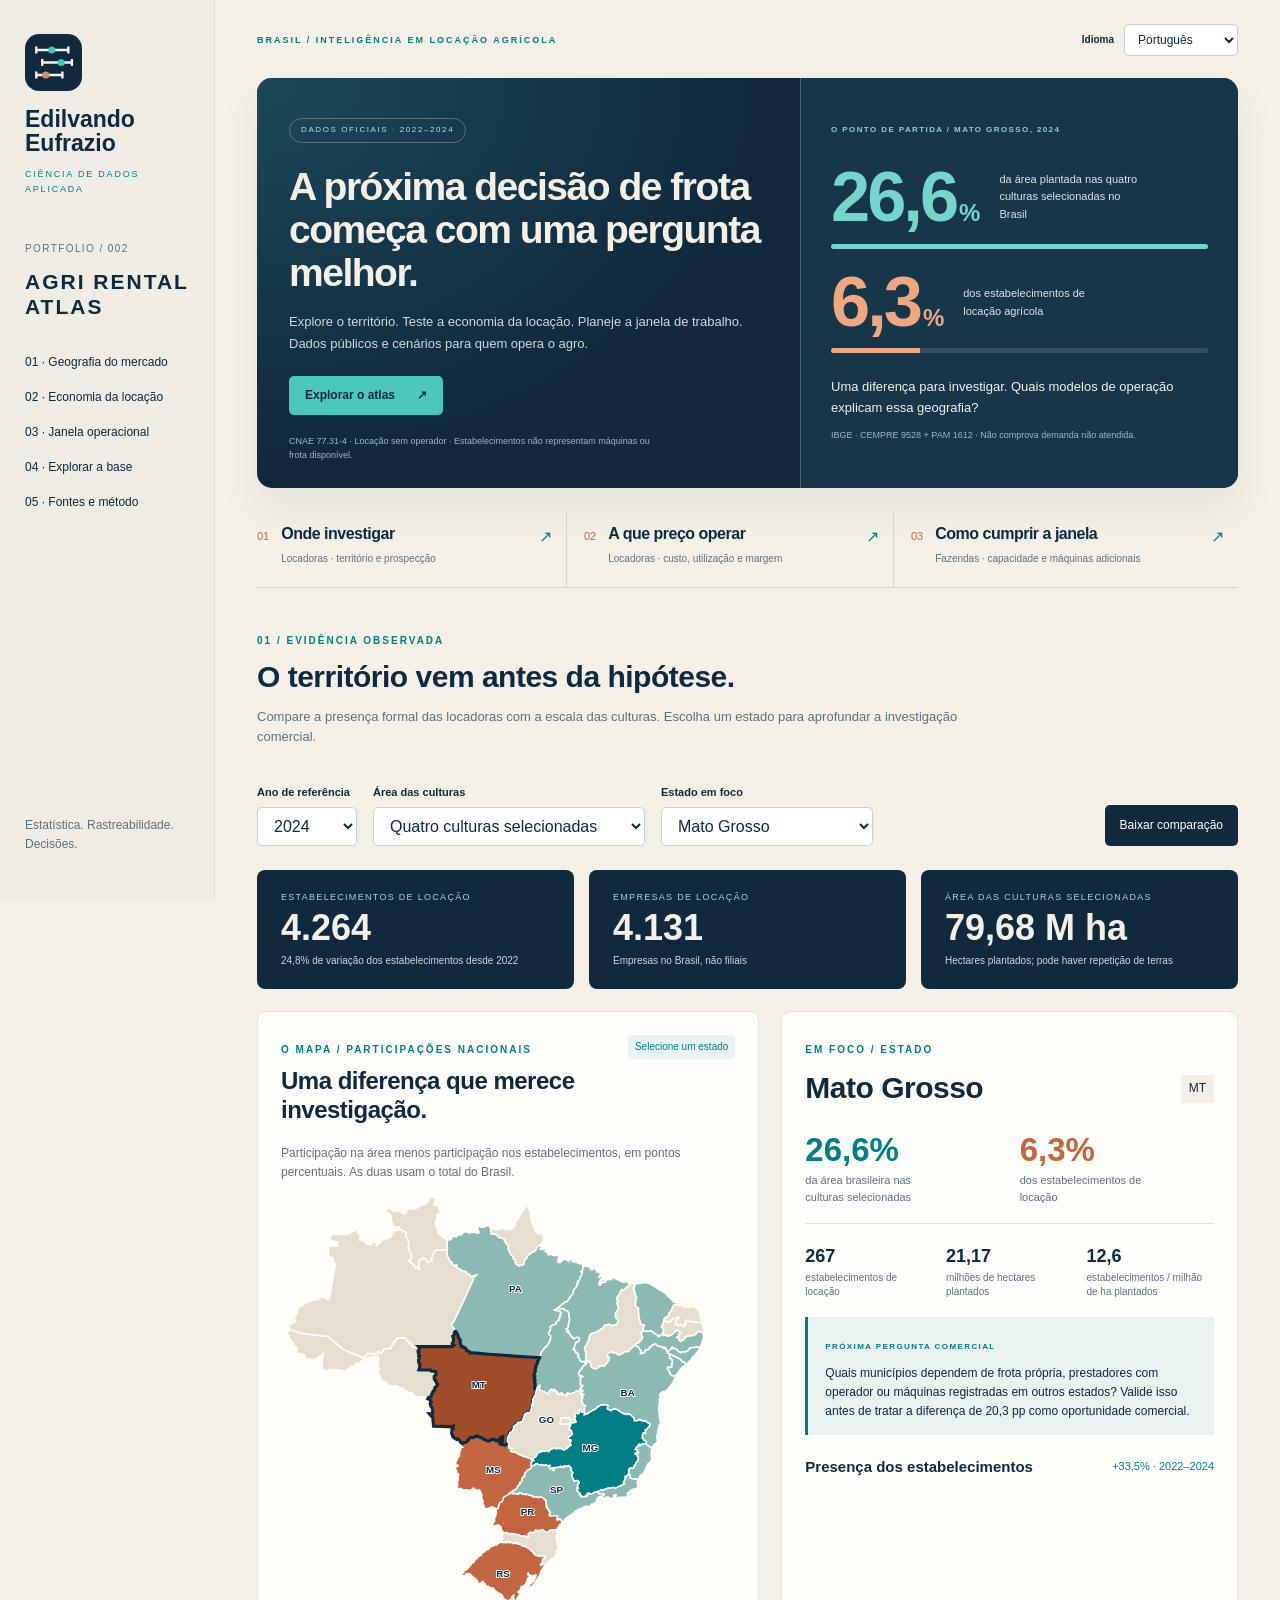
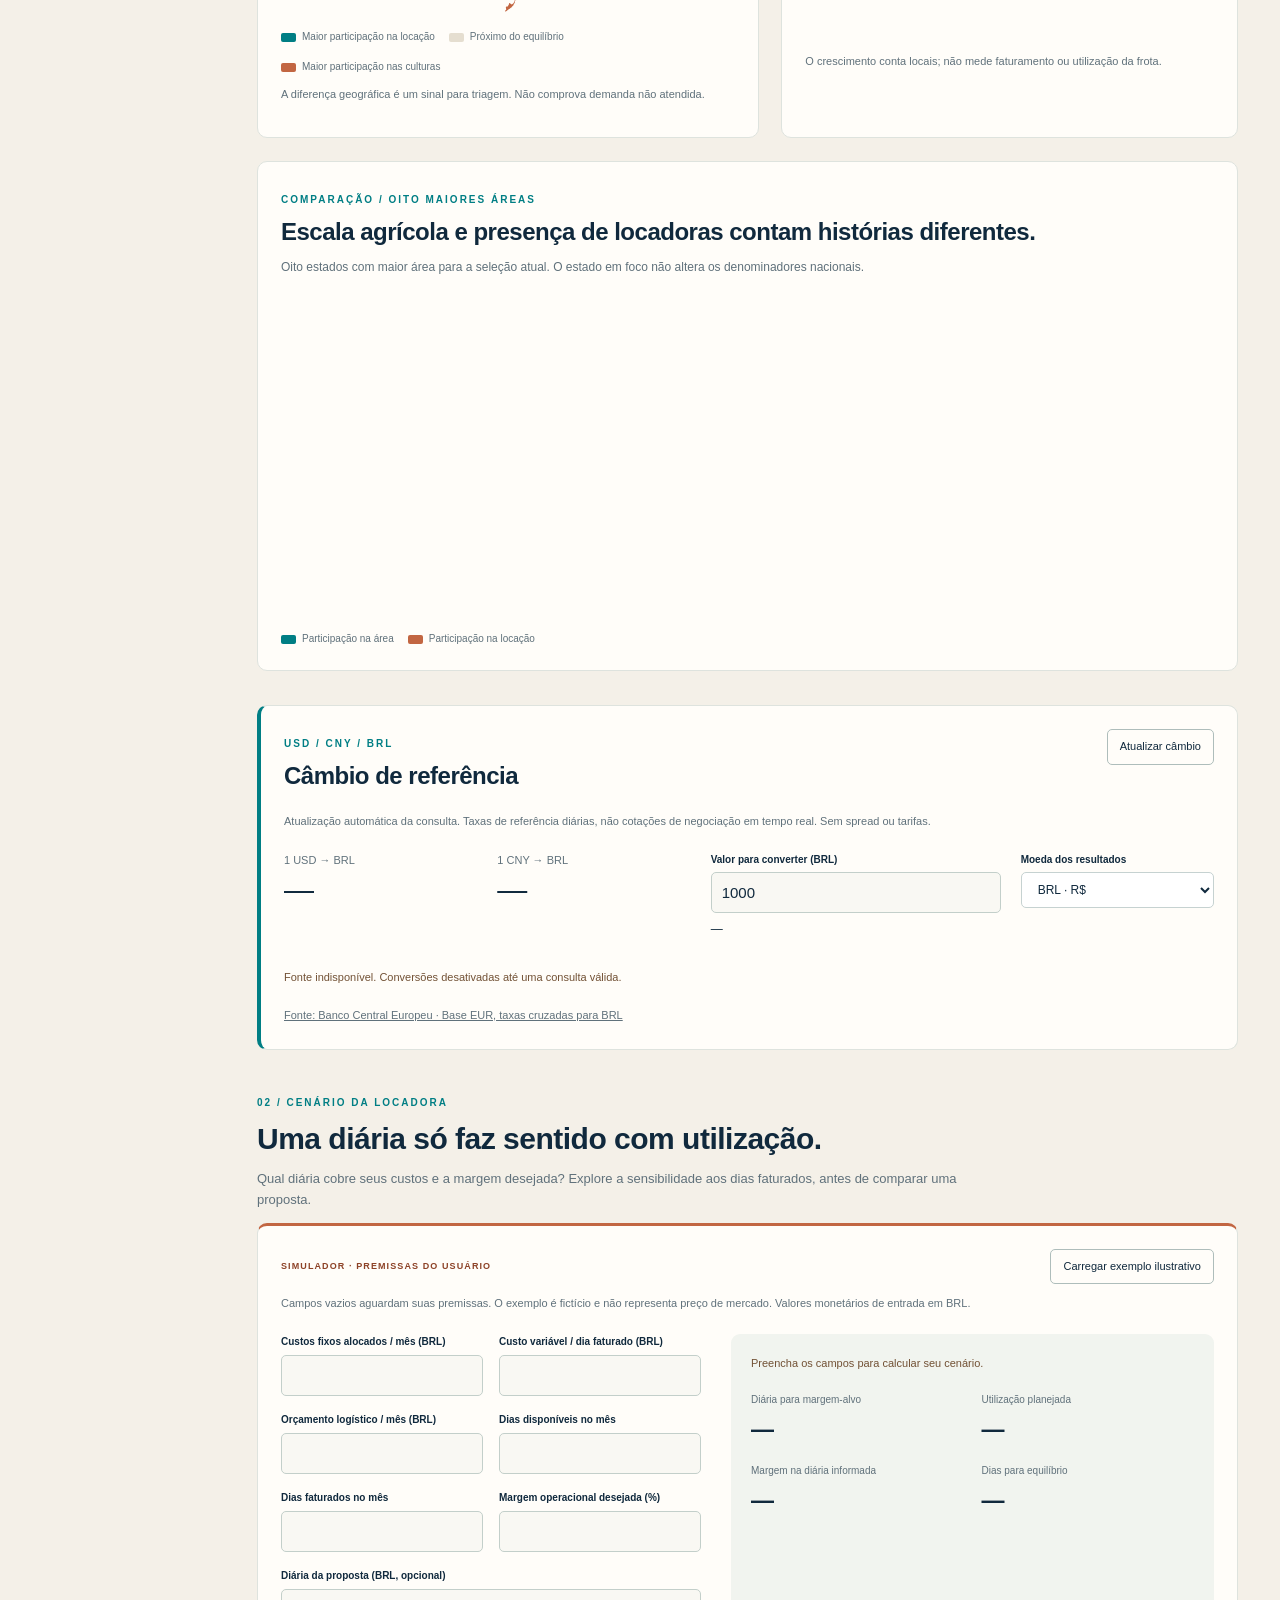
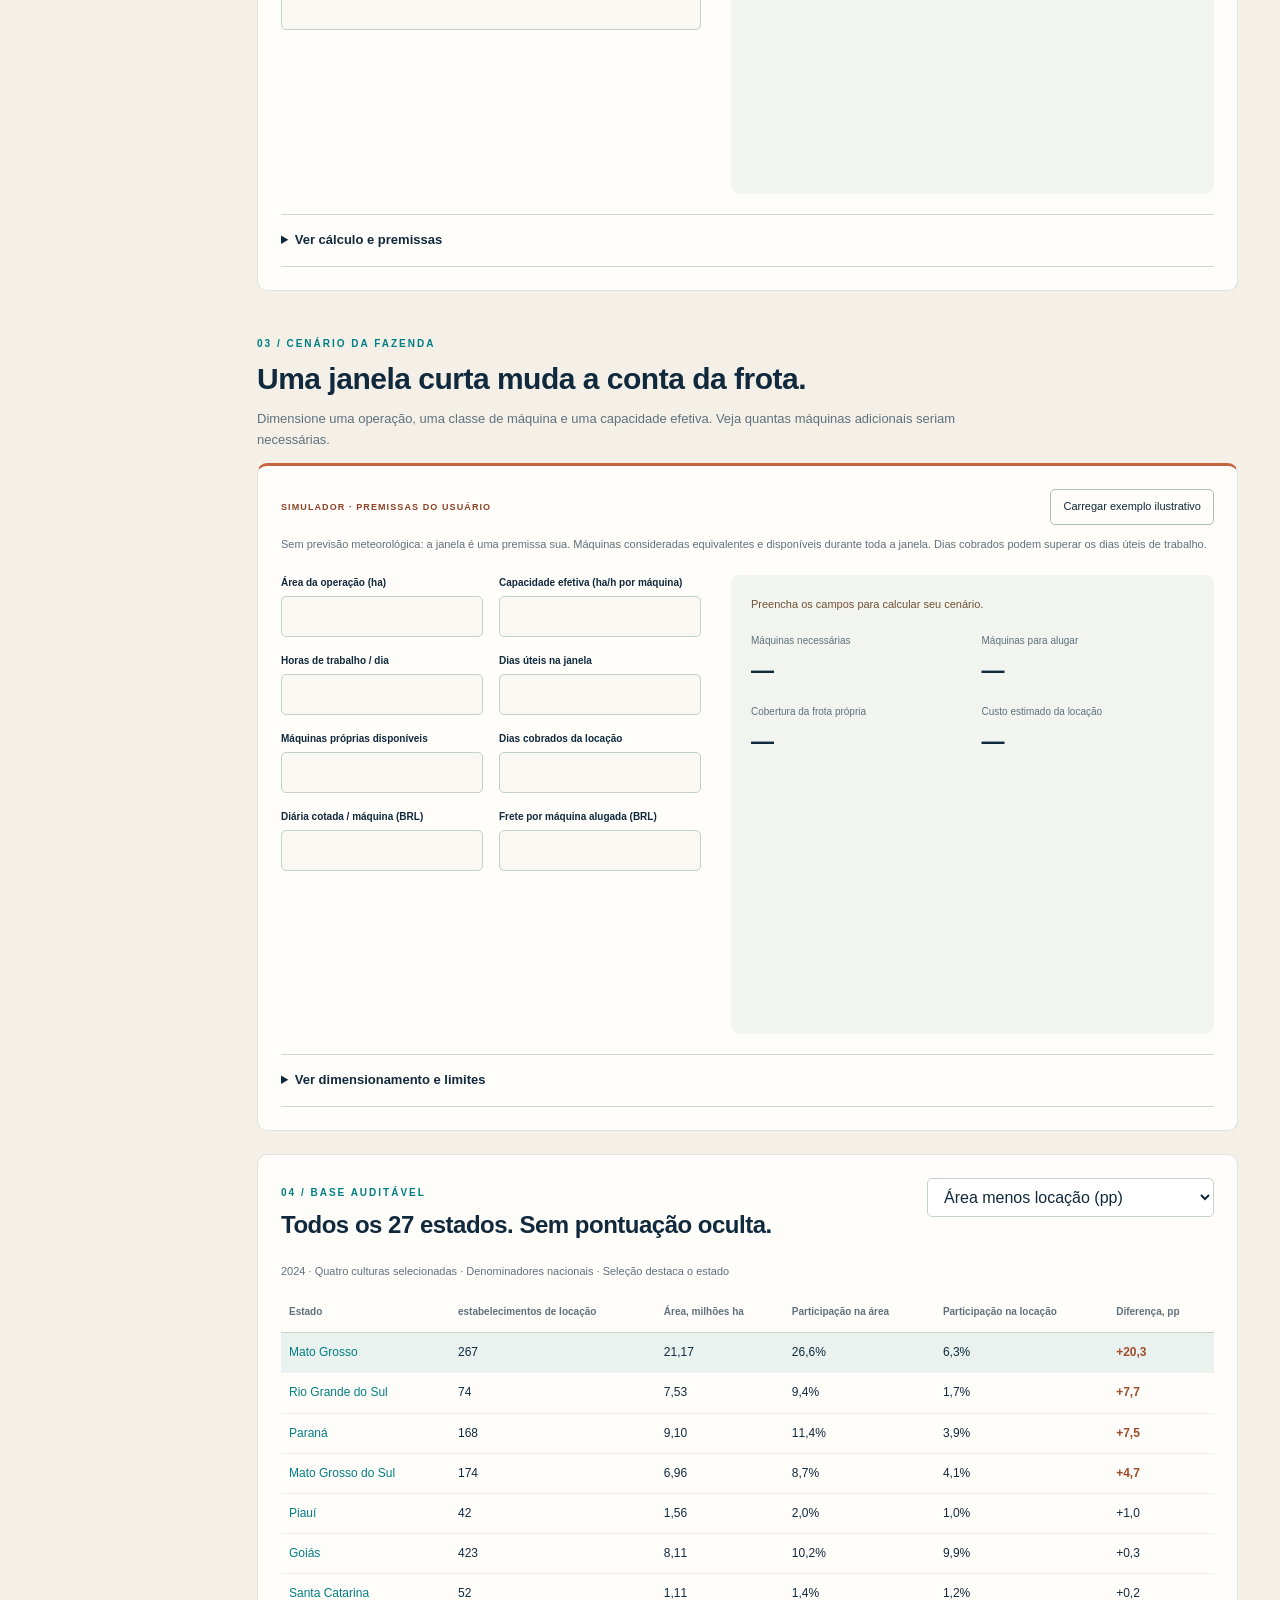
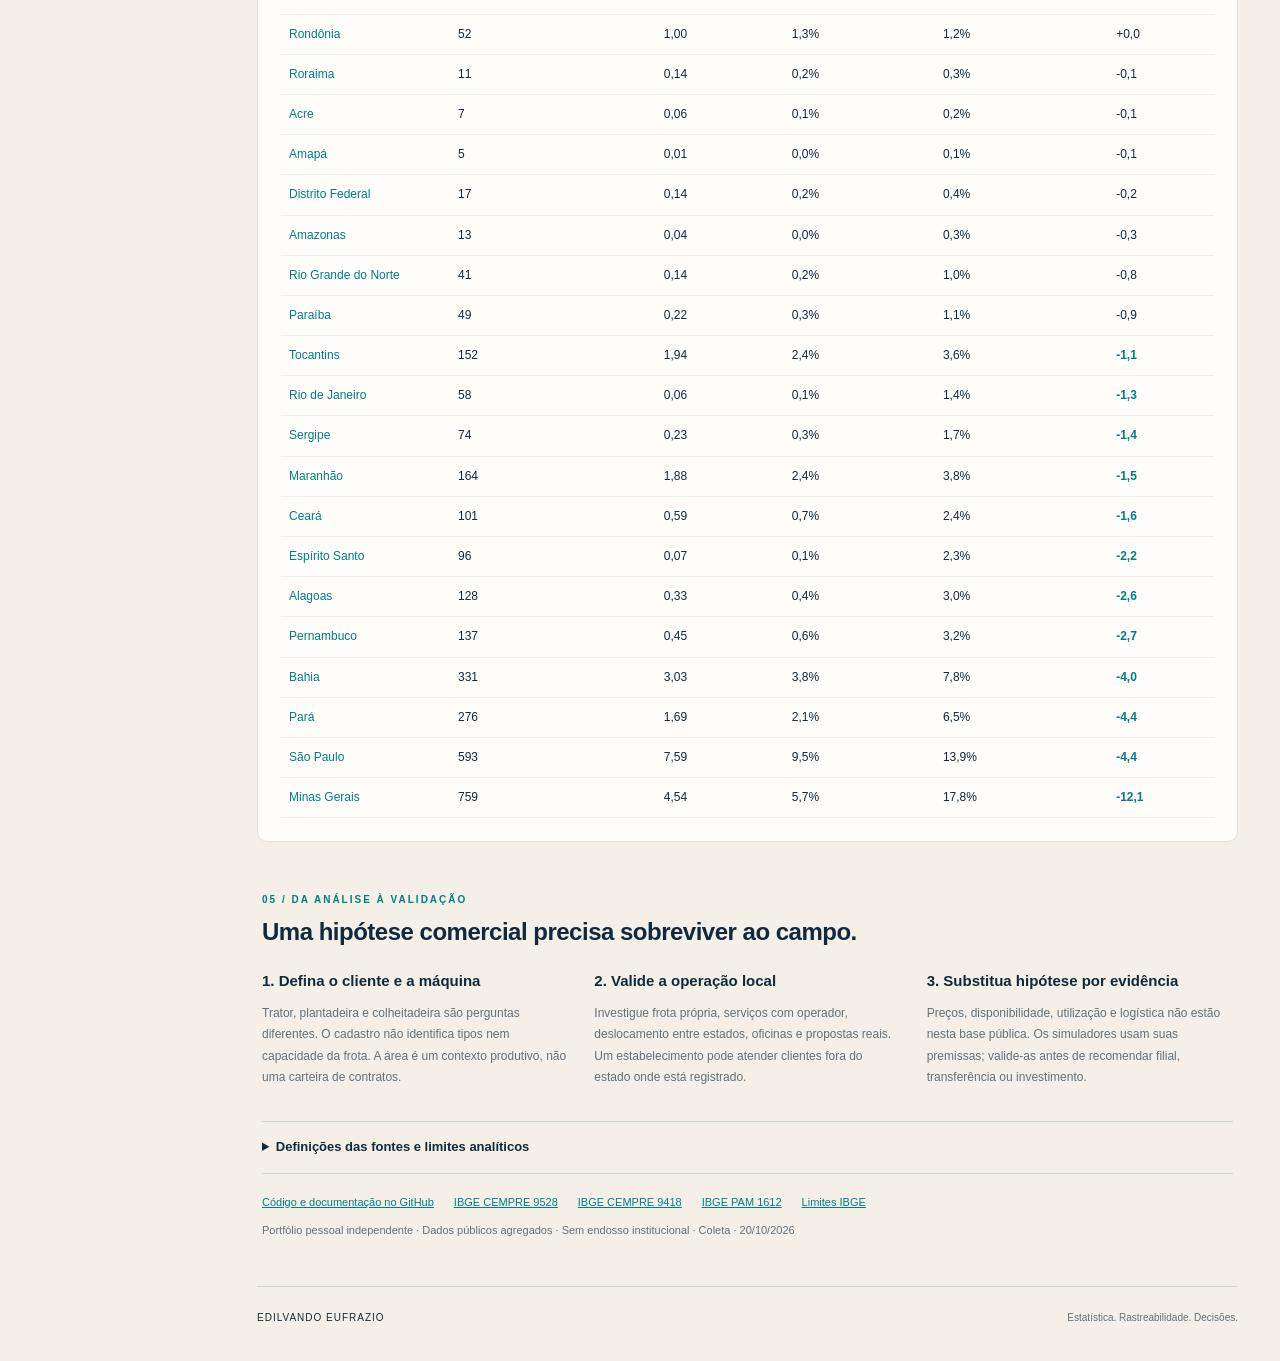
<file: docs/index.html>
<!doctype html>
<html lang="pt-BR"><head><meta charset="utf-8"><meta name="viewport" content="width=device-width,initial-scale=1"><title>Agri Rental Atlas — Edilvando Eufrazio</title><meta name="description" content="Agri Rental Atlas: dados públicos e cenários para decisões em locação agrícola."><style>:root{--ink:#10293D;--teal:#007E84;--copper:#C26642;--paper:#F4F0E8;--muted:#60717B;--line:#DDE2E0}*{box-sizing:border-box}html{scroll-behavior:smooth}body{margin:0;background:var(--paper);color:var(--ink);font:16px/1.6 Arial,Helvetica,sans-serif}a{color:var(--teal)}button,select{font:inherit}button{cursor:pointer}.shell{display:grid;grid-template-columns:215px 1fr;max-width:1750px;margin:auto}.rail{padding:34px 25px;border-right:1px solid #d8dcd6;display:flex;flex-direction:column;position:sticky;top:0;height:100vh}.identity svg{width:57px;display:block;margin-bottom:16px}.identity strong{font-size:23px;line-height:1.05;display:block}.identity span{font-size:9px;letter-spacing:1.8px;display:block;margin-top:12px;color:var(--teal)}.edition{font-size:10px;letter-spacing:1.4px;margin-top:45px;color:var(--muted)}.edition b{display:block;font-size:21px;line-height:1.2;letter-spacing:2px;color:var(--ink);margin-top:12px}.rail nav{display:grid;gap:18px;margin-top:35px}.rail nav a{text-decoration:none;font-size:12px;color:var(--ink)}.railnote{margin-top:auto;font-size:12px;color:var(--muted)}main{padding:35px 42px;min-width:0}.topline{display:flex;justify-content:space-between;align-items:center;gap:12px}.eyebrow{font-size:10px;letter-spacing:2px;font-weight:700;color:var(--teal)}.tag{font-size:11px;border:1px solid #B7C6C5;padding:5px 11px;border-radius:20px}h1{font-size:clamp(32px,3.8vw,57px);letter-spacing:-1.8px;line-height:1.05;margin:26px 0 17px}h2{font-size:24px;line-height:1.2;letter-spacing:-.5px;margin:7px 0 11px}h3{font-size:15px;margin:0}.lede{font-size:17px;color:var(--muted);max-width:740px;margin:0 0 23px}.scope{font-size:11px;padding:12px 0;border-top:1px solid #C9D3D2;border-bottom:1px solid #C9D3D2;display:flex;justify-content:space-between;gap:20px}.scope span{color:var(--muted)}.filters{display:flex;gap:16px;align-items:end;padding:24px 0;flex-wrap:wrap;scroll-margin-top:20px}label{display:block;font-size:11px;font-weight:bold;margin-bottom:5px}select{background:white;color:var(--ink);border:1px solid #C6D2D1;padding:9px 30px 9px 12px;border-radius:5px;max-width:100%}.filters button{margin-left:auto;background:var(--ink);border:0;padding:11px 15px;color:white;border-radius:5px;font-size:12px}.kpis{display:grid;grid-template-columns:repeat(3,1fr);gap:15px;margin-bottom:22px}.kpi{background:var(--ink);color:var(--paper);padding:20px 24px;border-radius:8px}.kpi>span{font-size:9px;letter-spacing:1.3px;color:#A8D6D4;display:block}.kpi strong{font-size:36px;line-height:1.35;display:block;font-variant-numeric:tabular-nums}.kpi small{font-size:10px;color:#CAD8DC;display:block}.grid{display:grid;grid-template-columns:1.1fr 1fr;gap:22px}.panel{background:#FFFDF9;border:1px solid #DEE3DE;border-radius:10px;padding:23px;min-width:0;margin-bottom:23px}.sectionhead{display:flex;justify-content:space-between;gap:10px;align-items:start}.mini{font-size:10px;white-space:nowrap;padding:4px 7px;background:#E9F3F1;color:var(--teal);border-radius:4px}.muted{font-size:12px;color:var(--muted);line-height:1.55;margin:8px 0}.caption{font-size:11px;color:var(--muted);line-height:1.55}#map{width:100%;max-height:435px;display:block;overflow:visible;margin:5px auto}#map path{stroke:#FFFDF9;stroke-width:1.7;cursor:pointer;transition:fill .2s}#map path:hover,#map path:focus{stroke:var(--ink);stroke-width:3}#map path.selected{stroke:var(--ink);stroke-width:3.5}#map text{font-size:11px;font-weight:700;fill:var(--ink);pointer-events:none;paint-order:stroke;stroke:#fff;stroke-width:2px}.legend{display:flex;gap:14px;flex-wrap:wrap;font-size:10px;color:var(--muted)}.legend span{display:flex;gap:6px;align-items:center}.legend i{height:9px;width:15px;display:inline-block;border-radius:2px}.state-title{display:flex;align-items:center;justify-content:space-between}.state-title h2{font-size:30px;margin-top:10px}.state-title>span{padding:4px 8px;background:var(--paper);font-size:12px}.shareline{display:grid;grid-template-columns:1fr 1fr;border-bottom:1px solid var(--line);padding:12px 0 18px;gap:20px}.shareline strong{font-size:33px;color:var(--teal);line-height:1.3;display:block}.shareline>div:nth-child(2) strong{color:var(--copper)}.shareline span{font-size:11px;color:var(--muted);display:block;line-height:1.5;max-width:145px}.focus-numbers{display:grid;grid-template-columns:repeat(3,1fr);gap:13px;margin:18px 0}.focus-numbers b{font-size:18px;display:block}.focus-numbers span{font-size:10px;line-height:1.4;color:var(--muted);display:block}.question{background:#E9F2EF;padding:14px 17px;border-left:3px solid var(--teal)}.question>span{font-size:8px;letter-spacing:1.4px;color:var(--teal);font-weight:bold}.question p{font-size:12px;line-height:1.6;margin:7px 0 0}.trend-head{display:flex;justify-content:space-between;align-items:center;margin-top:20px;gap:10px}.trend-head span{font-size:11px;color:var(--teal)}.trendchart{height:150px;margin:12px 0}.bar-wrap{height:335px;margin-top:20px}.tablewrap{overflow:auto}table{width:100%;border-collapse:collapse;font-size:12px}caption{text-align:left;font-size:11px;color:var(--muted);margin:12px 0}th{text-align:left;font-size:10px;color:var(--muted);padding:12px 8px;border-bottom:1px solid #C7D0CD;white-space:nowrap}td{padding:10px 8px;border-bottom:1px solid #EDF0EC;font-variant-numeric:tabular-nums}tr.selected{background:#E9F2EF}td button{background:none;border:0;color:var(--teal);padding:0;font-size:12px;text-align:left}.gap-pos{color:#A04D2B;font-weight:bold}.gap-neg{color:var(--teal);font-weight:bold}.method{padding:20px 5px}.methodgrid{display:grid;grid-template-columns:repeat(3,1fr);gap:26px;margin-top:23px}.methodgrid p,details p{font-size:12px;color:var(--muted);line-height:1.8}.methodgrid h3{line-height:1.4}details{border-top:1px solid #CDD6D2;border-bottom:1px solid #CDD6D2;padding:15px 0;margin:20px 0}summary{font-size:13px;cursor:pointer;font-weight:bold}.source-links{display:flex;gap:20px;flex-wrap:wrap;font-size:11px}footer{border-top:1px solid #CDD6D2;display:flex;justify-content:space-between;padding-top:23px;font-size:10px;letter-spacing:1px;margin-top:15px}footer span{letter-spacing:0;color:var(--muted)}.skip{position:absolute;left:-9999px}.skip:focus{left:20px;top:10px;background:white;padding:10px;z-index:5}@media(max-width:1150px){.shell{grid-template-columns:175px 1fr}.rail{padding:25px 18px}main{padding:28px 25px}.grid{grid-template-columns:1fr}.map-panel #map{max-height:400px}.scope{display:block}.scope span{display:block}.kpi{padding:17px}.kpi strong{font-size:29px}.filters button{margin-left:0}}@media(max-width:700px){.shell{display:block}.rail{height:auto;position:static;padding:18px;display:block;border-bottom:1px solid var(--line)}.identity{display:flex;gap:12px;align-items:center}.identity svg{width:34px;margin:0}.identity strong{font-size:17px}.identity strong br{display:none}.identity span{margin:0;font-size:8px}.edition,.rail nav,.railnote{display:none}main{padding:22px 16px}.topline{flex-wrap:wrap}h1{font-size:36px}.kpis{grid-template-columns:1fr;gap:10px}.kpi{padding:15px 19px}.kpi strong{font-size:30px}.panel{padding:18px}.sectionhead{display:block}.sectionhead select{margin-top:12px}.mini{display:none}.methodgrid{grid-template-columns:1fr;gap:10px}.filters>div{width:100%}.filters select{width:100%}.filters button{width:100%}.focus-numbers{gap:8px}.focus-numbers b{font-size:17px}.shareline strong{font-size:29px}.state-title h2{font-size:27px}footer{display:block}footer span{display:block;margin-top:8px}.bar-wrap{height:370px}}
/* Editorial layer: territory → unit economics → operational window. */
body{font-family:Arial,Helvetica,"PingFang SC","Microsoft YaHei",sans-serif}main{padding-top:24px}.rail{background:#EEECE4}.rail nav a{line-height:1.4}.utility{display:flex;justify-content:space-between;align-items:center;gap:20px;margin-bottom:22px}.utility>.eyebrow{max-width:60%;font-size:9px}.language{display:flex;align-items:center;gap:10px;flex-shrink:0}.language label{margin:0;font-size:10px}.language select{padding:7px 28px 7px 9px;font-size:12px}.hero{display:grid;grid-template-columns:1.24fr 1fr;background:var(--ink);border-radius:15px;color:var(--paper);overflow:hidden;box-shadow:0 20px 45px #10293d12}.hero-copy{padding:36px 32px 25px;background:radial-gradient(ellipse at 0 0,#1C485A 0,transparent 65%)}.hero .tag{display:inline-block;font-size:8px;letter-spacing:1.6px;border-color:#54717C;color:#B8E4DD}.hero h1{font-size:clamp(30px,3.05vw,51px);line-height:1.1;letter-spacing:-1.5px;margin:23px 0 16px}.hero .lede{font-size:13px;line-height:1.7;color:#CEDAD9;margin:0 0 21px}.hero-cta{display:inline-flex;align-items:center;gap:22px;background:#4CC6BB;border-radius:5px;color:#10293D;padding:10px 16px;text-decoration:none;font-size:12px;font-weight:700}.hero-cta:hover{background:#8DE1D9}.hero-scope{font-size:9px;color:#9CB7BD;line-height:1.6;margin:19px 0 0;max-width:370px}.hero-story{background:#17364A;padding:36px 30px 26px;border-left:1px solid #44606C}.hero-story>.eyebrow{color:#9DCBC9;font-size:8px;letter-spacing:1.4px}.hero-stat{display:flex;align-items:center;gap:20px;margin-top:20px}.hero-stat strong{font-size:clamp(48px,5.5vw,78px);font-weight:600;letter-spacing:-3px;line-height:1;color:#76D5CB;white-space:nowrap}.hero-stat strong span{font-size:24px;letter-spacing:-1px;margin-left:3px}.hero-stat p{font-size:11px;line-height:1.6;color:#DAE4E3;max-width:150px}.hero-stat.secondary{margin-top:18px}.hero-stat.secondary strong{color:#EDA781}.story-track{background:#355062;height:5px;border-radius:5px;overflow:hidden;margin-top:10px}.story-track i{background:#76D5CB;height:100%;display:block}.story-track.copper i{background:#EDA781}.hero-question{font-size:13px;line-height:1.6;margin:24px 0 10px;color:#F4F0E8}.micro{font-size:9px;color:#9DB7BD;line-height:1.6;display:block}.journeys{display:grid;grid-template-columns:repeat(3,1fr);gap:0;border-bottom:1px solid #CDD6D2;margin:22px 0 35px}.journeys>a{display:flex;gap:12px;padding:14px 14px 21px 0;text-decoration:none;color:var(--ink);align-items:start}.journeys>a:not(:last-child){border-right:1px solid #CDD6D2;margin-right:17px}.journeys>a>b{font-size:11px;color:var(--copper);font-weight:500;padding-top:4px}.journeys h2{font-size:16px;line-height:1.3;margin:0 0 6px}.journeys p{font-size:10px;color:var(--muted);line-height:1.55;margin:0}.journeys>a>span{margin-left:auto;color:var(--teal)}.journeys a:hover h2{color:var(--teal)}.chapter{margin:38px 0 8px;scroll-margin-top:25px}.chapter h2{font-size:30px;max-width:740px}.chapter>p{font-size:13px;color:var(--muted);max-width:720px;margin:12px 0}.scenario{border-top:3px solid var(--copper)}.scenario-head{display:flex;justify-content:space-between;align-items:center;gap:15px}.scenario-badge{font-size:9px;letter-spacing:1.1px;font-weight:bold;color:#8D4227}.demo{background:transparent;border:1px solid #AEBDBB;color:var(--ink);border-radius:5px;padding:8px 12px;font-size:11px}.demo:hover{background:#E9F2EF}.demo:disabled{opacity:.5;cursor:wait}.workbench{display:grid;grid-template-columns:1fr 1.15fr;gap:30px;margin-top:22px}.inputgrid{display:grid;grid-template-columns:1fr 1fr;gap:16px;align-content:start}.inputgrid .wide{grid-column:1/-1}.inputgrid label{font-size:10px;line-height:1.6}.inputgrid input,.fx input{width:100%;min-width:0;background:#F9F8F3;border:1px solid #C3CFCA;border-radius:5px;padding:11px 10px;color:var(--ink);font-size:15px;font-variant-numeric:tabular-nums}input:focus,select:focus,button:focus-visible,a:focus-visible{outline:3px solid #45C4BB;outline-offset:3px}.scenario-results{background:#F1F4EF;border-radius:9px;padding:20px;min-width:0}.status{font-size:11px;line-height:1.7;color:#725135;min-height:2em;margin:0 0 16px}.resultgrid{display:grid;grid-template-columns:1fr 1fr;gap:18px}.resultgrid span{font-size:10px;display:block;color:var(--muted)}.resultgrid strong{font-size:23px;line-height:1.3;display:block;color:var(--ink);padding-top:7px;overflow-wrap:anywhere}.scenario-chart{height:230px;margin-top:28px}.scenario details{margin-bottom:0}.fx{margin:34px 0;border-left:4px solid var(--teal)}.fx-grid{display:grid;grid-template-columns:1fr 1fr 1.5fr 1fr;gap:20px;margin:22px 0;align-items:start}.fx-quote>span{font-size:11px;display:block;color:var(--muted)}.fx-quote strong{font-size:30px;font-weight:500;letter-spacing:-1px;line-height:1.4}.fx-grid label{font-size:10px;line-height:1.5}.fx-grid p{font-size:12px;margin:7px 0}.fx-grid select{width:100%;font-size:12px}.fx .status{margin-bottom:8px}.fx a{display:inline-block}section[id],article[id]{scroll-margin-top:25px}html[lang="zh-CN"] h1{letter-spacing:0;line-height:1.35}html[lang="zh-CN"] .eyebrow{letter-spacing:1px}html[lang="zh-CN"] .hero-stat strong{font-size:65px}html[lang="zh-CN"] .hero-copy{padding-top:30px}html[lang="zh-CN"] .hero h1{margin-top:18px}
@media(min-width:1500px){.hero-copy{padding:42px}.hero-story{padding:42px}.hero .lede{font-size:16px}.hero-stat p{font-size:13px}.hero-question{font-size:15px}.hero-scope{font-size:10px}.journeys h2{font-size:20px}.journeys p{font-size:12px}}
@media(max-width:1150px){.hero{grid-template-columns:1.1fr 1fr}.hero-copy{padding:28px 23px}.hero-story{padding:28px 23px}.hero h1{font-size:35px}.hero-stat{gap:12px}.hero-stat strong{font-size:55px}.workbench{grid-template-columns:1fr}.fx-grid{grid-template-columns:1fr 1fr}.scenario-chart{height:240px}}
@media(max-width:850px){.hero{grid-template-columns:1fr}.hero-story{border-left:0;border-top:1px solid #44606C}.hero-stat p{max-width:none}.hero-stat strong{font-size:64px}.hero-copy{padding:30px}.hero-story{padding:28px 30px}.hero h1{font-size:40px;max-width:550px}.journeys{grid-template-columns:1fr}.journeys>a:not(:last-child){border-right:0;margin:0;border-bottom:1px solid #D7DED8}.journeys>a{padding:16px 2px}.utility>.eyebrow{font-size:8px}.chapter h2{font-size:27px}}
@media(max-width:700px){.utility{align-items:start;gap:8px}.utility>.eyebrow{max-width:42%;font-size:8px}.language{gap:7px}.hero-copy{padding:25px}.hero-story{padding:25px}.hero h1{font-size:36px}.hero .lede{font-size:13px}.hero-stat strong{font-size:66px}.hero-stat p{font-size:12px}.hero-question{font-size:14px}.journeys{margin-bottom:25px}.journeys h2{font-size:19px}.journeys p{font-size:11px}.scenario-head{align-items:start}.scenario-head .demo{max-width:48%;font-size:10px}.scenario-badge{max-width:48%;font-size:8px}.workbench{gap:22px}.inputgrid{gap:14px}.inputgrid label{font-size:10px}.scenario-results{padding:15px}.resultgrid strong{font-size:20px}.fx-grid{gap:17px}.fx-quote strong{font-size:28px}.chapter h2{font-size:27px}.kpis{grid-template-columns:1fr}.tablewrap{max-width:100%}html[lang="zh-CN"] .hero h1{font-size:32px}.identity span{display:none}}
@media(prefers-reduced-motion:reduce){html{scroll-behavior:auto}*{transition:none!important;animation:none!important}}
</style></head>
<body><a class="skip" href="#workspace" data-t="skip"></a><div class="shell"><aside class="rail"><div class="identity"><svg viewBox="0 0 96 96" aria-hidden="true"><rect width="96" height="96" rx="24" fill="#10293D"/><g stroke="#F4F0E8" stroke-width="4"><path d="M19 27H73M19 21V33M73 21V33M29 48H79M29 42V54M79 42V54M19 69H63M19 63V75M63 63V75"/></g><g fill="#45C4BB"><circle cx="45" cy="27" r="6"/><circle cx="61" cy="48" r="6"/></g><circle cx="35" cy="69" r="6" fill="#D78D65"/></svg><strong>Edilvando <br>Eufrazio</strong><span data-t="applied"></span></div><div class="edition">PORTFOLIO / 002<br><b>AGRI RENTAL<br>ATLAS</b></div><nav><a href="#workspace" data-t="navMarket"></a><a href="#economics" data-t="navEconomics"></a><a href="#operations" data-t="navOperations"></a><a href="#base" data-t="navBase"></a><a href="#method" data-t="navMethod"></a></nav><p class="railnote" data-t="motto"></p></aside>
<main><div class="utility"><span class="eyebrow" data-t="edition"></span><div class="language"><label for="language" data-t="language"></label><select id="language" aria-label="Idioma / Language / 语言"><option value="pt-BR">Português</option><option value="en-US">English</option><option value="zh-CN">简体中文</option></select></div></div>
<header class="hero"><div class="hero-copy"><div class="tag" data-t="official"></div><h1 data-t="headline"></h1><p class="lede" data-t="lede"></p><a class="hero-cta" href="#workspace"><span data-t="explore"></span><span aria-hidden="true">↗</span></a><p class="hero-scope" data-t="scope"></p></div><div class="hero-story"><span class="eyebrow" data-t="heroState"></span><div class="hero-stat"><strong>26.6<span>%</span></strong><p data-t="heroCrop"></p></div><div class="story-track"><i style="width:100%"></i></div><div class="hero-stat secondary"><strong>6.3<span>%</span></strong><p data-t="heroRental"></p></div><div class="story-track copper"><i style="width:23.56%"></i></div><p class="hero-question" data-t="heroQuestion"></p><span class="micro" data-t="heroSource"></span></div></header>
<section class="journeys" data-aria="journeysAria"><a href="#workspace"><b>01</b><div><h2 data-t="journey1"></h2><p data-t="journey1desc"></p></div><span aria-hidden="true">↗</span></a><a href="#economics"><b>02</b><div><h2 data-t="journey2"></h2><p data-t="journey2desc"></p></div><span aria-hidden="true">↗</span></a><a href="#operations"><b>03</b><div><h2 data-t="journey3"></h2><p data-t="journey3desc"></p></div><span aria-hidden="true">↗</span></a></section>
<section class="chapter" id="workspace"><span class="eyebrow" data-t="chapterMarket"></span><h2 data-t="marketTitle"></h2><p data-t="marketDesc"></p></section>
<section class="filters"><div><label for="year" data-t="year"></label><select id="year"><option>2022</option><option>2023</option><option selected>2024</option></select></div><div><label for="crop" data-t="crop"></label><select id="crop"><option value="all" data-t="all"></option><option value="2713" data-t="soy"></option><option value="2711" data-t="corn"></option><option value="2696" data-t="cane"></option><option value="2689" data-t="cotton"></option></select></div><div><label for="focus" data-t="focus"></label><select id="focus"></select></div><button id="export" data-t="download"></button></section>
<section class="kpis"><div class="kpi"><span data-t="sites"></span><strong id="total-sites"></strong><small id="national-growth"></small></div><div class="kpi"><span data-t="firms"></span><strong id="total-firms"></strong><small data-t="firmsNote"></small></div><div class="kpi"><span data-t="footprint"></span><strong id="total-area"></strong><small data-t="areaNote"></small></div></section>
<section class="grid"><article class="panel map-panel"><div class="sectionhead"><div><span class="eyebrow" data-t="mapChapter"></span><h2 data-t="mapTitle"></h2></div><span class="mini" data-t="clickState"></span></div><p class="muted" data-t="mapDesc"></p><svg id="map" viewBox="0 0 500 490" role="group" data-aria="mapAria"></svg><div class="legend"><span><i style="background:#007E84"></i><span data-t="moreRental"></span></span><span><i style="background:#E5DED0"></i><span data-t="balance"></span></span><span><i style="background:#C26642"></i><span data-t="moreCrop"></span></span></div><p class="caption" data-t="mapWarning"></p></article>
<article class="panel brief" id="state"><span class="eyebrow" data-t="stateBrief"></span><div class="state-title"><h2 id="state-name"></h2><span id="abbr"></span></div><div class="shareline"><div><strong id="crop-share"></strong><span data-t="cropShareLong"></span></div><div><strong id="site-share"></strong><span data-t="rentalShareLong"></span></div></div><div class="focus-numbers"><div><b id="state-sites"></b><span data-t="sitesLower"></span></div><div><b id="state-area"></b><span data-t="plantedHa"></span></div><div><b id="density"></b><span data-t="density"></span></div></div><div class="question"><span data-t="nextQuestion"></span><p id="next-question"></p></div><div class="trend-head"><h3 data-t="trend"></h3><span id="state-growth"></span></div><div class="trendchart"><canvas id="trend" role="img" data-aria="trendAria"></canvas></div><p class="caption" data-t="trendNote"></p></article></section>
<section class="panel comparison"><span class="eyebrow" data-t="compareChapter"></span><h2 data-t="compareTitle"></h2><p class="muted" data-t="compareDesc"></p><div class="bar-wrap"><canvas id="shares" role="img" data-aria="sharesAria"></canvas></div><div class="legend"><span><i style="background:#007E84"></i><span data-t="cropShare"></span></span><span><i style="background:#C26642"></i><span data-t="rentalShare"></span></span></div></section>
<section class="fx panel" id="fx"><div class="sectionhead"><div><span class="eyebrow">USD / CNY / BRL</span><h2 data-t="fxTitle"></h2></div><button class="demo" id="fx-refresh" data-t="fxRefresh"></button></div><p class="caption" data-t="fxNote"></p><div class="fx-grid"><div class="fx-quote"><span>1 USD → BRL</span><strong id="fx-usd">—</strong></div><div class="fx-quote"><span>1 CNY → BRL</span><strong id="fx-cny">—</strong></div><div><label for="fx-amount" data-t="fxAmount"></label><input id="fx-amount" type="number" min="0" step="any" value="1000"><p id="fx-converted"></p></div><div><label for="currency" data-t="fxCurrency"></label><select id="currency"><option value="BRL">BRL · R$</option><option value="USD">USD · US$</option><option value="CNY">CNY · ¥</option></select></div></div><p id="fx-status" class="status" role="status"></p><p class="caption" id="fx-date"></p><a class="caption" href="https://www.ecb.europa.eu/stats/policy_and_exchange_rates/euro_reference_exchange_rates/html/index.en.html" data-t="fxSource"></a></section><section class="chapter" id="economics"><span class="eyebrow" data-t="chapterEconomics"></span><h2 data-t="economicsTitle"></h2><p data-t="economicsDesc"></p></section>
<section class="scenario panel"><div class="scenario-head"><span class="scenario-badge" data-t="scenario"></span><button class="demo" id="demo-price" data-t="loadDemo"></button></div><p class="caption" data-t="scenarioNote"></p><div class="workbench"><form id="price-form" class="inputgrid" novalidate><div><label for="fixed" data-t="fixed"></label><input id="fixed" type="number" min="0" step="any"></div><div><label for="variable" data-t="variable"></label><input id="variable" type="number" min="0" step="any"></div><div><label for="logistics" data-t="logistics"></label><input id="logistics" type="number" min="0" step="any"></div><div><label for="available" data-t="available"></label><input id="available" type="number" min="1" max="31" step="1"></div><div><label for="billable" data-t="billable"></label><input id="billable" type="number" min="1" max="31" step="1"></div><div><label for="margin" data-t="margin"></label><input id="margin" type="number" min="0" max="99.9" step="any"></div><div class="wide"><label for="quote" data-t="quote"></label><input id="quote" type="number" min="0" step="any"></div></form><div class="scenario-results"><p class="status" id="price-status" role="status"></p><div class="resultgrid"><div><span data-t="floor"></span><strong id="price-floor">—</strong></div><div><span data-t="utilisation"></span><strong id="utilisation">—</strong></div><div><span data-t="actualMargin"></span><strong id="actual-margin">—</strong></div><div><span data-t="breakeven"></span><strong id="breakeven">—</strong></div></div><div class="scenario-chart"><canvas id="price-chart" role="img" data-aria="priceAria"></canvas></div></div></div><details><summary data-t="priceFormula"></summary><p data-t="priceMethod"></p></details></section>
<section class="chapter" id="operations"><span class="eyebrow" data-t="chapterOperations"></span><h2 data-t="operationsTitle"></h2><p data-t="operationsDesc"></p></section>
<section class="scenario panel"><div class="scenario-head"><span class="scenario-badge" data-t="scenario"></span><button class="demo" id="demo-farm" data-t="loadDemo"></button></div><p class="caption" data-t="farmNote"></p><div class="workbench"><form id="farm-form" class="inputgrid" novalidate><div><label for="farm-area" data-t="farmArea"></label><input id="farm-area" type="number" min="0.01" step="any"></div><div><label for="capacity" data-t="capacity"></label><input id="capacity" type="number" min="0.01" step="any"></div><div><label for="hours" data-t="hours"></label><input id="hours" type="number" min="0.01" max="24" step="any"></div><div><label for="window" data-t="window"></label><input id="window" type="number" min="1" step="1"></div><div><label for="owned" data-t="owned"></label><input id="owned" type="number" min="0" step="1"></div><div><label for="charged" data-t="charged"></label><input id="charged" type="number" min="1" step="1"></div><div><label for="farm-rate" data-t="farmRate"></label><input id="farm-rate" type="number" min="0.01" step="any"></div><div><label for="freight" data-t="freight"></label><input id="freight" type="number" min="0" step="any"></div></form><div class="scenario-results"><p class="status" id="farm-status" role="status"></p><div class="resultgrid"><div><span data-t="required"></span><strong id="required">—</strong></div><div><span data-t="additional"></span><strong id="additional">—</strong></div><div><span data-t="ownedCoverage"></span><strong id="coverage">—</strong></div><div><span data-t="rentalCost"></span><strong id="rental-cost">—</strong></div></div><div class="scenario-chart"><canvas id="farm-chart" role="img" data-aria="farmAria"></canvas></div></div></div><details><summary data-t="farmFormula"></summary><p data-t="farmMethod"></p></details></section>
<section class="panel" id="base"><div class="sectionhead"><div><span class="eyebrow" data-t="baseChapter"></span><h2 data-t="baseTitle"></h2></div><select id="sort" data-aria="sort"><option value="gap" data-t="sortGap"></option><option value="area" data-t="sortArea"></option><option value="sites" data-t="sitesLower"></option></select></div><div class="tablewrap"><table><caption id="table-caption"></caption><thead><tr><th data-t="state"></th><th data-t="sitesLower"></th><th data-t="areaM"></th><th data-t="cropShare"></th><th data-t="rentalShare"></th><th data-t="difference"></th></tr></thead><tbody id="rows"></tbody></table></div></section>
<section class="method" id="method"><span class="eyebrow" data-t="methodChapter"></span><h2 data-t="methodTitle"></h2><div class="methodgrid"><div><h3 data-t="method1"></h3><p data-t="method1desc"></p></div><div><h3 data-t="method2"></h3><p data-t="method2desc"></p></div><div><h3 data-t="method3"></h3><p data-t="method3desc"></p></div></div><details><summary data-t="definitions"></summary><p data-t="definition1"></p><p data-t="definition2"></p><p data-t="definition3"></p></details><div class="source-links"><a href="https://github.com/edilvandopereira-dot/agri-rental-atlas" data-t="codeRepo"></a><a href="https://sidra.ibge.gov.br/tabela/9528">IBGE CEMPRE 9528</a><a href="https://sidra.ibge.gov.br/tabela/9418">IBGE CEMPRE 9418</a><a href="https://sidra.ibge.gov.br/tabela/1612">IBGE PAM 1612</a><a href="https://servicodados.ibge.gov.br/api/docs/malhas?versao=3" data-t="boundaries"></a></div><p class="caption"><span data-t="personal"></span> · <span id="retrieved"></span></p></section><footer>EDILVANDO EUFRAZIO <span data-t="motto"></span></footer></main></div>
<script>/*!
 * Chart.js v4.5.1
 * https://www.chartjs.org
 * (c) 2025 Chart.js Contributors
 * Released under the MIT License
 */
!function(t,e){"object"==typeof exports&&"undefined"!=typeof module?module.exports=e():"function"==typeof define&&define.amd?define(e):(t="undefined"!=typeof globalThis?globalThis:t||self).Chart=e()}(this,(function(){"use strict";var t=Object.freeze({__proto__:null,get Colors(){return Jo},get Decimation(){return ta},get Filler(){return ba},get Legend(){return Ma},get SubTitle(){return Pa},get Title(){return ka},get Tooltip(){return Na}});function e(){}const i=(()=>{let t=0;return()=>t++})();function s(t){return null==t}function n(t){if(Array.isArray&&Array.isArray(t))return!0;const e=Object.prototype.toString.call(t);return"[object"===e.slice(0,7)&&"Array]"===e.slice(-6)}function o(t){return null!==t&&"[object Object]"===Object.prototype.toString.call(t)}function a(t){return("number"==typeof t||t instanceof Number)&&isFinite(+t)}function r(t,e){return a(t)?t:e}function l(t,e){return void 0===t?e:t}const h=(t,e)=>"string"==typeof t&&t.endsWith("%")?parseFloat(t)/100:+t/e,c=(t,e)=>"string"==typeof t&&t.endsWith("%")?parseFloat(t)/100*e:+t;function d(t,e,i){if(t&&"function"==typeof t.call)return t.apply(i,e)}function u(t,e,i,s){let a,r,l;if(n(t))if(r=t.length,s)for(a=r-1;a>=0;a--)e.call(i,t[a],a);else for(a=0;a<r;a++)e.call(i,t[a],a);else if(o(t))for(l=Object.keys(t),r=l.length,a=0;a<r;a++)e.call(i,t[l[a]],l[a])}function f(t,e){let i,s,n,o;if(!t||!e||t.length!==e.length)return!1;for(i=0,s=t.length;i<s;++i)if(n=t[i],o=e[i],n.datasetIndex!==o.datasetIndex||n.index!==o.index)return!1;return!0}function g(t){if(n(t))return t.map(g);if(o(t)){const e=Object.create(null),i=Object.keys(t),s=i.length;let n=0;for(;n<s;++n)e[i[n]]=g(t[i[n]]);return e}return t}function p(t){return-1===["__proto__","prototype","constructor"].indexOf(t)}function m(t,e,i,s){if(!p(t))return;const n=e[t],a=i[t];o(n)&&o(a)?x(n,a,s):e[t]=g(a)}function x(t,e,i){const s=n(e)?e:[e],a=s.length;if(!o(t))return t;const r=(i=i||{}).merger||m;let l;for(let e=0;e<a;++e){if(l=s[e],!o(l))continue;const n=Object.keys(l);for(let e=0,s=n.length;e<s;++e)r(n[e],t,l,i)}return t}function b(t,e){return x(t,e,{merger:_})}function _(t,e,i){if(!p(t))return;const s=e[t],n=i[t];o(s)&&o(n)?b(s,n):Object.prototype.hasOwnProperty.call(e,t)||(e[t]=g(n))}const y={"":t=>t,x:t=>t.x,y:t=>t.y};function v(t){const e=t.split("."),i=[];let s="";for(const t of e)s+=t,s.endsWith("\\")?s=s.slice(0,-1)+".":(i.push(s),s="");return i}function M(t,e){const i=y[e]||(y[e]=function(t){const e=v(t);return t=>{for(const i of e){if(""===i)break;t=t&&t[i]}return t}}(e));return i(t)}function w(t){return t.charAt(0).toUpperCase()+t.slice(1)}const k=t=>void 0!==t,S=t=>"function"==typeof t,P=(t,e)=>{if(t.size!==e.size)return!1;for(const i of t)if(!e.has(i))return!1;return!0};function D(t){return"mouseup"===t.type||"click"===t.type||"contextmenu"===t.type}const C=Math.PI,O=2*C,A=O+C,T=Number.POSITIVE_INFINITY,L=C/180,E=C/2,R=C/4,I=2*C/3,z=Math.log10,F=Math.sign;function V(t,e,i){return Math.abs(t-e)<i}function B(t){const e=Math.round(t);t=V(t,e,t/1e3)?e:t;const i=Math.pow(10,Math.floor(z(t))),s=t/i;return(s<=1?1:s<=2?2:s<=5?5:10)*i}function W(t){const e=[],i=Math.sqrt(t);let s;for(s=1;s<i;s++)t%s==0&&(e.push(s),e.push(t/s));return i===(0|i)&&e.push(i),e.sort(((t,e)=>t-e)).pop(),e}function N(t){return!function(t){return"symbol"==typeof t||"object"==typeof t&&null!==t&&!(Symbol.toPrimitive in t||"toString"in t||"valueOf"in t)}(t)&&!isNaN(parseFloat(t))&&isFinite(t)}function H(t,e){const i=Math.round(t);return i-e<=t&&i+e>=t}function j(t,e,i){let s,n,o;for(s=0,n=t.length;s<n;s++)o=t[s][i],isNaN(o)||(e.min=Math.min(e.min,o),e.max=Math.max(e.max,o))}function $(t){return t*(C/180)}function Y(t){return t*(180/C)}function U(t){if(!a(t))return;let e=1,i=0;for(;Math.round(t*e)/e!==t;)e*=10,i++;return i}function X(t,e){const i=e.x-t.x,s=e.y-t.y,n=Math.sqrt(i*i+s*s);let o=Math.atan2(s,i);return o<-.5*C&&(o+=O),{angle:o,distance:n}}function q(t,e){return Math.sqrt(Math.pow(e.x-t.x,2)+Math.pow(e.y-t.y,2))}function K(t,e){return(t-e+A)%O-C}function G(t){return(t%O+O)%O}function J(t,e,i,s){const n=G(t),o=G(e),a=G(i),r=G(o-n),l=G(a-n),h=G(n-o),c=G(n-a);return n===o||n===a||s&&o===a||r>l&&h<c}function Z(t,e,i){return Math.max(e,Math.min(i,t))}function Q(t){return Z(t,-32768,32767)}function tt(t,e,i,s=1e-6){return t>=Math.min(e,i)-s&&t<=Math.max(e,i)+s}function et(t,e,i){i=i||(i=>t[i]<e);let s,n=t.length-1,o=0;for(;n-o>1;)s=o+n>>1,i(s)?o=s:n=s;return{lo:o,hi:n}}const it=(t,e,i,s)=>et(t,i,s?s=>{const n=t[s][e];return n<i||n===i&&t[s+1][e]===i}:s=>t[s][e]<i),st=(t,e,i)=>et(t,i,(s=>t[s][e]>=i));function nt(t,e,i){let s=0,n=t.length;for(;s<n&&t[s]<e;)s++;for(;n>s&&t[n-1]>i;)n--;return s>0||n<t.length?t.slice(s,n):t}const ot=["push","pop","shift","splice","unshift"];function at(t,e){t._chartjs?t._chartjs.listeners.push(e):(Object.defineProperty(t,"_chartjs",{configurable:!0,enumerable:!1,value:{listeners:[e]}}),ot.forEach((e=>{const i="_onData"+w(e),s=t[e];Object.defineProperty(t,e,{configurable:!0,enumerable:!1,value(...e){const n=s.apply(this,e);return t._chartjs.listeners.forEach((t=>{"function"==typeof t[i]&&t[i](...e)})),n}})})))}function rt(t,e){const i=t._chartjs;if(!i)return;const s=i.listeners,n=s.indexOf(e);-1!==n&&s.splice(n,1),s.length>0||(ot.forEach((e=>{delete t[e]})),delete t._chartjs)}function lt(t){const e=new Set(t);return e.size===t.length?t:Array.from(e)}const ht="undefined"==typeof window?function(t){return t()}:window.requestAnimationFrame;function ct(t,e){let i=[],s=!1;return function(...n){i=n,s||(s=!0,ht.call(window,(()=>{s=!1,t.apply(e,i)})))}}function dt(t,e){let i;return function(...s){return e?(clearTimeout(i),i=setTimeout(t,e,s)):t.apply(this,s),e}}const ut=t=>"start"===t?"left":"end"===t?"right":"center",ft=(t,e,i)=>"start"===t?e:"end"===t?i:(e+i)/2,gt=(t,e,i,s)=>t===(s?"left":"right")?i:"center"===t?(e+i)/2:e;function pt(t,e,i){const n=e.length;let o=0,a=n;if(t._sorted){const{iScale:r,vScale:l,_parsed:h}=t,c=t.dataset&&t.dataset.options?t.dataset.options.spanGaps:null,d=r.axis,{min:u,max:f,minDefined:g,maxDefined:p}=r.getUserBounds();if(g){if(o=Math.min(it(h,d,u).lo,i?n:it(e,d,r.getPixelForValue(u)).lo),c){const t=h.slice(0,o+1).reverse().findIndex((t=>!s(t[l.axis])));o-=Math.max(0,t)}o=Z(o,0,n-1)}if(p){let t=Math.max(it(h,r.axis,f,!0).hi+1,i?0:it(e,d,r.getPixelForValue(f),!0).hi+1);if(c){const e=h.slice(t-1).findIndex((t=>!s(t[l.axis])));t+=Math.max(0,e)}a=Z(t,o,n)-o}else a=n-o}return{start:o,count:a}}function mt(t){const{xScale:e,yScale:i,_scaleRanges:s}=t,n={xmin:e.min,xmax:e.max,ymin:i.min,ymax:i.max};if(!s)return t._scaleRanges=n,!0;const o=s.xmin!==e.min||s.xmax!==e.max||s.ymin!==i.min||s.ymax!==i.max;return Object.assign(s,n),o}class xt{constructor(){this._request=null,this._charts=new Map,this._running=!1,this._lastDate=void 0}_notify(t,e,i,s){const n=e.listeners[s],o=e.duration;n.forEach((s=>s({chart:t,initial:e.initial,numSteps:o,currentStep:Math.min(i-e.start,o)})))}_refresh(){this._request||(this._running=!0,this._request=ht.call(window,(()=>{this._update(),this._request=null,this._running&&this._refresh()})))}_update(t=Date.now()){let e=0;this._charts.forEach(((i,s)=>{if(!i.running||!i.items.length)return;const n=i.items;let o,a=n.length-1,r=!1;for(;a>=0;--a)o=n[a],o._active?(o._total>i.duration&&(i.duration=o._total),o.tick(t),r=!0):(n[a]=n[n.length-1],n.pop());r&&(s.draw(),this._notify(s,i,t,"progress")),n.length||(i.running=!1,this._notify(s,i,t,"complete"),i.initial=!1),e+=n.length})),this._lastDate=t,0===e&&(this._running=!1)}_getAnims(t){const e=this._charts;let i=e.get(t);return i||(i={running:!1,initial:!0,items:[],listeners:{complete:[],progress:[]}},e.set(t,i)),i}listen(t,e,i){this._getAnims(t).listeners[e].push(i)}add(t,e){e&&e.length&&this._getAnims(t).items.push(...e)}has(t){return this._getAnims(t).items.length>0}start(t){const e=this._charts.get(t);e&&(e.running=!0,e.start=Date.now(),e.duration=e.items.reduce(((t,e)=>Math.max(t,e._duration)),0),this._refresh())}running(t){if(!this._running)return!1;const e=this._charts.get(t);return!!(e&&e.running&&e.items.length)}stop(t){const e=this._charts.get(t);if(!e||!e.items.length)return;const i=e.items;let s=i.length-1;for(;s>=0;--s)i[s].cancel();e.items=[],this._notify(t,e,Date.now(),"complete")}remove(t){return this._charts.delete(t)}}var bt=new xt;
/*!
 * @kurkle/color v0.3.2
 * https://github.com/kurkle/color#readme
 * (c) 2023 Jukka Kurkela
 * Released under the MIT License
 */function _t(t){return t+.5|0}const yt=(t,e,i)=>Math.max(Math.min(t,i),e);function vt(t){return yt(_t(2.55*t),0,255)}function Mt(t){return yt(_t(255*t),0,255)}function wt(t){return yt(_t(t/2.55)/100,0,1)}function kt(t){return yt(_t(100*t),0,100)}const St={0:0,1:1,2:2,3:3,4:4,5:5,6:6,7:7,8:8,9:9,A:10,B:11,C:12,D:13,E:14,F:15,a:10,b:11,c:12,d:13,e:14,f:15},Pt=[..."0123456789ABCDEF"],Dt=t=>Pt[15&t],Ct=t=>Pt[(240&t)>>4]+Pt[15&t],Ot=t=>(240&t)>>4==(15&t);function At(t){var e=(t=>Ot(t.r)&&Ot(t.g)&&Ot(t.b)&&Ot(t.a))(t)?Dt:Ct;return t?"#"+e(t.r)+e(t.g)+e(t.b)+((t,e)=>t<255?e(t):"")(t.a,e):void 0}const Tt=/^(hsla?|hwb|hsv)\(\s*([-+.e\d]+)(?:deg)?[\s,]+([-+.e\d]+)%[\s,]+([-+.e\d]+)%(?:[\s,]+([-+.e\d]+)(%)?)?\s*\)$/;function Lt(t,e,i){const s=e*Math.min(i,1-i),n=(e,n=(e+t/30)%12)=>i-s*Math.max(Math.min(n-3,9-n,1),-1);return[n(0),n(8),n(4)]}function Et(t,e,i){const s=(s,n=(s+t/60)%6)=>i-i*e*Math.max(Math.min(n,4-n,1),0);return[s(5),s(3),s(1)]}function Rt(t,e,i){const s=Lt(t,1,.5);let n;for(e+i>1&&(n=1/(e+i),e*=n,i*=n),n=0;n<3;n++)s[n]*=1-e-i,s[n]+=e;return s}function It(t){const e=t.r/255,i=t.g/255,s=t.b/255,n=Math.max(e,i,s),o=Math.min(e,i,s),a=(n+o)/2;let r,l,h;return n!==o&&(h=n-o,l=a>.5?h/(2-n-o):h/(n+o),r=function(t,e,i,s,n){return t===n?(e-i)/s+(e<i?6:0):e===n?(i-t)/s+2:(t-e)/s+4}(e,i,s,h,n),r=60*r+.5),[0|r,l||0,a]}function zt(t,e,i,s){return(Array.isArray(e)?t(e[0],e[1],e[2]):t(e,i,s)).map(Mt)}function Ft(t,e,i){return zt(Lt,t,e,i)}function Vt(t){return(t%360+360)%360}function Bt(t){const e=Tt.exec(t);let i,s=255;if(!e)return;e[5]!==i&&(s=e[6]?vt(+e[5]):Mt(+e[5]));const n=Vt(+e[2]),o=+e[3]/100,a=+e[4]/100;return i="hwb"===e[1]?function(t,e,i){return zt(Rt,t,e,i)}(n,o,a):"hsv"===e[1]?function(t,e,i){return zt(Et,t,e,i)}(n,o,a):Ft(n,o,a),{r:i[0],g:i[1],b:i[2],a:s}}const Wt={x:"dark",Z:"light",Y:"re",X:"blu",W:"gr",V:"medium",U:"slate",A:"ee",T:"ol",S:"or",B:"ra",C:"lateg",D:"ights",R:"in",Q:"turquois",E:"hi",P:"ro",O:"al",N:"le",M:"de",L:"yello",F:"en",K:"ch",G:"arks",H:"ea",I:"ightg",J:"wh"},Nt={OiceXe:"f0f8ff",antiquewEte:"faebd7",aqua:"ffff",aquamarRe:"7fffd4",azuY:"f0ffff",beige:"f5f5dc",bisque:"ffe4c4",black:"0",blanKedOmond:"ffebcd",Xe:"ff",XeviTet:"8a2be2",bPwn:"a52a2a",burlywood:"deb887",caMtXe:"5f9ea0",KartYuse:"7fff00",KocTate:"d2691e",cSO:"ff7f50",cSnflowerXe:"6495ed",cSnsilk:"fff8dc",crimson:"dc143c",cyan:"ffff",xXe:"8b",xcyan:"8b8b",xgTMnPd:"b8860b",xWay:"a9a9a9",xgYF:"6400",xgYy:"a9a9a9",xkhaki:"bdb76b",xmagFta:"8b008b",xTivegYF:"556b2f",xSange:"ff8c00",xScEd:"9932cc",xYd:"8b0000",xsOmon:"e9967a",xsHgYF:"8fbc8f",xUXe:"483d8b",xUWay:"2f4f4f",xUgYy:"2f4f4f",xQe:"ced1",xviTet:"9400d3",dAppRk:"ff1493",dApskyXe:"bfff",dimWay:"696969",dimgYy:"696969",dodgerXe:"1e90ff",fiYbrick:"b22222",flSOwEte:"fffaf0",foYstWAn:"228b22",fuKsia:"ff00ff",gaRsbSo:"dcdcdc",ghostwEte:"f8f8ff",gTd:"ffd700",gTMnPd:"daa520",Way:"808080",gYF:"8000",gYFLw:"adff2f",gYy:"808080",honeyMw:"f0fff0",hotpRk:"ff69b4",RdianYd:"cd5c5c",Rdigo:"4b0082",ivSy:"fffff0",khaki:"f0e68c",lavFMr:"e6e6fa",lavFMrXsh:"fff0f5",lawngYF:"7cfc00",NmoncEffon:"fffacd",ZXe:"add8e6",ZcSO:"f08080",Zcyan:"e0ffff",ZgTMnPdLw:"fafad2",ZWay:"d3d3d3",ZgYF:"90ee90",ZgYy:"d3d3d3",ZpRk:"ffb6c1",ZsOmon:"ffa07a",ZsHgYF:"20b2aa",ZskyXe:"87cefa",ZUWay:"778899",ZUgYy:"778899",ZstAlXe:"b0c4de",ZLw:"ffffe0",lime:"ff00",limegYF:"32cd32",lRF:"faf0e6",magFta:"ff00ff",maPon:"800000",VaquamarRe:"66cdaa",VXe:"cd",VScEd:"ba55d3",VpurpN:"9370db",VsHgYF:"3cb371",VUXe:"7b68ee",VsprRggYF:"fa9a",VQe:"48d1cc",VviTetYd:"c71585",midnightXe:"191970",mRtcYam:"f5fffa",mistyPse:"ffe4e1",moccasR:"ffe4b5",navajowEte:"ffdead",navy:"80",Tdlace:"fdf5e6",Tive:"808000",TivedBb:"6b8e23",Sange:"ffa500",SangeYd:"ff4500",ScEd:"da70d6",pOegTMnPd:"eee8aa",pOegYF:"98fb98",pOeQe:"afeeee",pOeviTetYd:"db7093",papayawEp:"ffefd5",pHKpuff:"ffdab9",peru:"cd853f",pRk:"ffc0cb",plum:"dda0dd",powMrXe:"b0e0e6",purpN:"800080",YbeccapurpN:"663399",Yd:"ff0000",Psybrown:"bc8f8f",PyOXe:"4169e1",saddNbPwn:"8b4513",sOmon:"fa8072",sandybPwn:"f4a460",sHgYF:"2e8b57",sHshell:"fff5ee",siFna:"a0522d",silver:"c0c0c0",skyXe:"87ceeb",UXe:"6a5acd",UWay:"708090",UgYy:"708090",snow:"fffafa",sprRggYF:"ff7f",stAlXe:"4682b4",tan:"d2b48c",teO:"8080",tEstN:"d8bfd8",tomato:"ff6347",Qe:"40e0d0",viTet:"ee82ee",JHt:"f5deb3",wEte:"ffffff",wEtesmoke:"f5f5f5",Lw:"ffff00",LwgYF:"9acd32"};let Ht;function jt(t){Ht||(Ht=function(){const t={},e=Object.keys(Nt),i=Object.keys(Wt);let s,n,o,a,r;for(s=0;s<e.length;s++){for(a=r=e[s],n=0;n<i.length;n++)o=i[n],r=r.replace(o,Wt[o]);o=parseInt(Nt[a],16),t[r]=[o>>16&255,o>>8&255,255&o]}return t}(),Ht.transparent=[0,0,0,0]);const e=Ht[t.toLowerCase()];return e&&{r:e[0],g:e[1],b:e[2],a:4===e.length?e[3]:255}}const $t=/^rgba?\(\s*([-+.\d]+)(%)?[\s,]+([-+.e\d]+)(%)?[\s,]+([-+.e\d]+)(%)?(?:[\s,/]+([-+.e\d]+)(%)?)?\s*\)$/;const Yt=t=>t<=.0031308?12.92*t:1.055*Math.pow(t,1/2.4)-.055,Ut=t=>t<=.04045?t/12.92:Math.pow((t+.055)/1.055,2.4);function Xt(t,e,i){if(t){let s=It(t);s[e]=Math.max(0,Math.min(s[e]+s[e]*i,0===e?360:1)),s=Ft(s),t.r=s[0],t.g=s[1],t.b=s[2]}}function qt(t,e){return t?Object.assign(e||{},t):t}function Kt(t){var e={r:0,g:0,b:0,a:255};return Array.isArray(t)?t.length>=3&&(e={r:t[0],g:t[1],b:t[2],a:255},t.length>3&&(e.a=Mt(t[3]))):(e=qt(t,{r:0,g:0,b:0,a:1})).a=Mt(e.a),e}function Gt(t){return"r"===t.charAt(0)?function(t){const e=$t.exec(t);let i,s,n,o=255;if(e){if(e[7]!==i){const t=+e[7];o=e[8]?vt(t):yt(255*t,0,255)}return i=+e[1],s=+e[3],n=+e[5],i=255&(e[2]?vt(i):yt(i,0,255)),s=255&(e[4]?vt(s):yt(s,0,255)),n=255&(e[6]?vt(n):yt(n,0,255)),{r:i,g:s,b:n,a:o}}}(t):Bt(t)}class Jt{constructor(t){if(t instanceof Jt)return t;const e=typeof t;let i;var s,n,o;"object"===e?i=Kt(t):"string"===e&&(o=(s=t).length,"#"===s[0]&&(4===o||5===o?n={r:255&17*St[s[1]],g:255&17*St[s[2]],b:255&17*St[s[3]],a:5===o?17*St[s[4]]:255}:7!==o&&9!==o||(n={r:St[s[1]]<<4|St[s[2]],g:St[s[3]]<<4|St[s[4]],b:St[s[5]]<<4|St[s[6]],a:9===o?St[s[7]]<<4|St[s[8]]:255})),i=n||jt(t)||Gt(t)),this._rgb=i,this._valid=!!i}get valid(){return this._valid}get rgb(){var t=qt(this._rgb);return t&&(t.a=wt(t.a)),t}set rgb(t){this._rgb=Kt(t)}rgbString(){return this._valid?(t=this._rgb)&&(t.a<255?`rgba(${t.r}, ${t.g}, ${t.b}, ${wt(t.a)})`:`rgb(${t.r}, ${t.g}, ${t.b})`):void 0;var t}hexString(){return this._valid?At(this._rgb):void 0}hslString(){return this._valid?function(t){if(!t)return;const e=It(t),i=e[0],s=kt(e[1]),n=kt(e[2]);return t.a<255?`hsla(${i}, ${s}%, ${n}%, ${wt(t.a)})`:`hsl(${i}, ${s}%, ${n}%)`}(this._rgb):void 0}mix(t,e){if(t){const i=this.rgb,s=t.rgb;let n;const o=e===n?.5:e,a=2*o-1,r=i.a-s.a,l=((a*r==-1?a:(a+r)/(1+a*r))+1)/2;n=1-l,i.r=255&l*i.r+n*s.r+.5,i.g=255&l*i.g+n*s.g+.5,i.b=255&l*i.b+n*s.b+.5,i.a=o*i.a+(1-o)*s.a,this.rgb=i}return this}interpolate(t,e){return t&&(this._rgb=function(t,e,i){const s=Ut(wt(t.r)),n=Ut(wt(t.g)),o=Ut(wt(t.b));return{r:Mt(Yt(s+i*(Ut(wt(e.r))-s))),g:Mt(Yt(n+i*(Ut(wt(e.g))-n))),b:Mt(Yt(o+i*(Ut(wt(e.b))-o))),a:t.a+i*(e.a-t.a)}}(this._rgb,t._rgb,e)),this}clone(){return new Jt(this.rgb)}alpha(t){return this._rgb.a=Mt(t),this}clearer(t){return this._rgb.a*=1-t,this}greyscale(){const t=this._rgb,e=_t(.3*t.r+.59*t.g+.11*t.b);return t.r=t.g=t.b=e,this}opaquer(t){return this._rgb.a*=1+t,this}negate(){const t=this._rgb;return t.r=255-t.r,t.g=255-t.g,t.b=255-t.b,this}lighten(t){return Xt(this._rgb,2,t),this}darken(t){return Xt(this._rgb,2,-t),this}saturate(t){return Xt(this._rgb,1,t),this}desaturate(t){return Xt(this._rgb,1,-t),this}rotate(t){return function(t,e){var i=It(t);i[0]=Vt(i[0]+e),i=Ft(i),t.r=i[0],t.g=i[1],t.b=i[2]}(this._rgb,t),this}}function Zt(t){if(t&&"object"==typeof t){const e=t.toString();return"[object CanvasPattern]"===e||"[object CanvasGradient]"===e}return!1}function Qt(t){return Zt(t)?t:new Jt(t)}function te(t){return Zt(t)?t:new Jt(t).saturate(.5).darken(.1).hexString()}const ee=["x","y","borderWidth","radius","tension"],ie=["color","borderColor","backgroundColor"];const se=new Map;function ne(t,e,i){return function(t,e){e=e||{};const i=t+JSON.stringify(e);let s=se.get(i);return s||(s=new Intl.NumberFormat(t,e),se.set(i,s)),s}(e,i).format(t)}const oe={values:t=>n(t)?t:""+t,numeric(t,e,i){if(0===t)return"0";const s=this.chart.options.locale;let n,o=t;if(i.length>1){const e=Math.max(Math.abs(i[0].value),Math.abs(i[i.length-1].value));(e<1e-4||e>1e15)&&(n="scientific"),o=function(t,e){let i=e.length>3?e[2].value-e[1].value:e[1].value-e[0].value;Math.abs(i)>=1&&t!==Math.floor(t)&&(i=t-Math.floor(t));return i}(t,i)}const a=z(Math.abs(o)),r=isNaN(a)?1:Math.max(Math.min(-1*Math.floor(a),20),0),l={notation:n,minimumFractionDigits:r,maximumFractionDigits:r};return Object.assign(l,this.options.ticks.format),ne(t,s,l)},logarithmic(t,e,i){if(0===t)return"0";const s=i[e].significand||t/Math.pow(10,Math.floor(z(t)));return[1,2,3,5,10,15].includes(s)||e>.8*i.length?oe.numeric.call(this,t,e,i):""}};var ae={formatters:oe};const re=Object.create(null),le=Object.create(null);function he(t,e){if(!e)return t;const i=e.split(".");for(let e=0,s=i.length;e<s;++e){const s=i[e];t=t[s]||(t[s]=Object.create(null))}return t}function ce(t,e,i){return"string"==typeof e?x(he(t,e),i):x(he(t,""),e)}class de{constructor(t,e){this.animation=void 0,this.backgroundColor="rgba(0,0,0,0.1)",this.borderColor="rgba(0,0,0,0.1)",this.color="#666",this.datasets={},this.devicePixelRatio=t=>t.chart.platform.getDevicePixelRatio(),this.elements={},this.events=["mousemove","mouseout","click","touchstart","touchmove"],this.font={family:"'Helvetica Neue', 'Helvetica', 'Arial', sans-serif",size:12,style:"normal",lineHeight:1.2,weight:null},this.hover={},this.hoverBackgroundColor=(t,e)=>te(e.backgroundColor),this.hoverBorderColor=(t,e)=>te(e.borderColor),this.hoverColor=(t,e)=>te(e.color),this.indexAxis="x",this.interaction={mode:"nearest",intersect:!0,includeInvisible:!1},this.maintainAspectRatio=!0,this.onHover=null,this.onClick=null,this.parsing=!0,this.plugins={},this.responsive=!0,this.scale=void 0,this.scales={},this.showLine=!0,this.drawActiveElementsOnTop=!0,this.describe(t),this.apply(e)}set(t,e){return ce(this,t,e)}get(t){return he(this,t)}describe(t,e){return ce(le,t,e)}override(t,e){return ce(re,t,e)}route(t,e,i,s){const n=he(this,t),a=he(this,i),r="_"+e;Object.defineProperties(n,{[r]:{value:n[e],writable:!0},[e]:{enumerable:!0,get(){const t=this[r],e=a[s];return o(t)?Object.assign({},e,t):l(t,e)},set(t){this[r]=t}}})}apply(t){t.forEach((t=>t(this)))}}var ue=new de({_scriptable:t=>!t.startsWith("on"),_indexable:t=>"events"!==t,hover:{_fallback:"interaction"},interaction:{_scriptable:!1,_indexable:!1}},[function(t){t.set("animation",{delay:void 0,duration:1e3,easing:"easeOutQuart",fn:void 0,from:void 0,loop:void 0,to:void 0,type:void 0}),t.describe("animation",{_fallback:!1,_indexable:!1,_scriptable:t=>"onProgress"!==t&&"onComplete"!==t&&"fn"!==t}),t.set("animations",{colors:{type:"color",properties:ie},numbers:{type:"number",properties:ee}}),t.describe("animations",{_fallback:"animation"}),t.set("transitions",{active:{animation:{duration:400}},resize:{animation:{duration:0}},show:{animations:{colors:{from:"transparent"},visible:{type:"boolean",duration:0}}},hide:{animations:{colors:{to:"transparent"},visible:{type:"boolean",easing:"linear",fn:t=>0|t}}}})},function(t){t.set("layout",{autoPadding:!0,padding:{top:0,right:0,bottom:0,left:0}})},function(t){t.set("scale",{display:!0,offset:!1,reverse:!1,beginAtZero:!1,bounds:"ticks",clip:!0,grace:0,grid:{display:!0,lineWidth:1,drawOnChartArea:!0,drawTicks:!0,tickLength:8,tickWidth:(t,e)=>e.lineWidth,tickColor:(t,e)=>e.color,offset:!1},border:{display:!0,dash:[],dashOffset:0,width:1},title:{display:!1,text:"",padding:{top:4,bottom:4}},ticks:{minRotation:0,maxRotation:50,mirror:!1,textStrokeWidth:0,textStrokeColor:"",padding:3,display:!0,autoSkip:!0,autoSkipPadding:3,labelOffset:0,callback:ae.formatters.values,minor:{},major:{},align:"center",crossAlign:"near",showLabelBackdrop:!1,backdropColor:"rgba(255, 255, 255, 0.75)",backdropPadding:2}}),t.route("scale.ticks","color","","color"),t.route("scale.grid","color","","borderColor"),t.route("scale.border","color","","borderColor"),t.route("scale.title","color","","color"),t.describe("scale",{_fallback:!1,_scriptable:t=>!t.startsWith("before")&&!t.startsWith("after")&&"callback"!==t&&"parser"!==t,_indexable:t=>"borderDash"!==t&&"tickBorderDash"!==t&&"dash"!==t}),t.describe("scales",{_fallback:"scale"}),t.describe("scale.ticks",{_scriptable:t=>"backdropPadding"!==t&&"callback"!==t,_indexable:t=>"backdropPadding"!==t})}]);function fe(){return"undefined"!=typeof window&&"undefined"!=typeof document}function ge(t){let e=t.parentNode;return e&&"[object ShadowRoot]"===e.toString()&&(e=e.host),e}function pe(t,e,i){let s;return"string"==typeof t?(s=parseInt(t,10),-1!==t.indexOf("%")&&(s=s/100*e.parentNode[i])):s=t,s}const me=t=>t.ownerDocument.defaultView.getComputedStyle(t,null);function xe(t,e){return me(t).getPropertyValue(e)}const be=["top","right","bottom","left"];function _e(t,e,i){const s={};i=i?"-"+i:"";for(let n=0;n<4;n++){const o=be[n];s[o]=parseFloat(t[e+"-"+o+i])||0}return s.width=s.left+s.right,s.height=s.top+s.bottom,s}const ye=(t,e,i)=>(t>0||e>0)&&(!i||!i.shadowRoot);function ve(t,e){if("native"in t)return t;const{canvas:i,currentDevicePixelRatio:s}=e,n=me(i),o="border-box"===n.boxSizing,a=_e(n,"padding"),r=_e(n,"border","width"),{x:l,y:h,box:c}=function(t,e){const i=t.touches,s=i&&i.length?i[0]:t,{offsetX:n,offsetY:o}=s;let a,r,l=!1;if(ye(n,o,t.target))a=n,r=o;else{const t=e.getBoundingClientRect();a=s.clientX-t.left,r=s.clientY-t.top,l=!0}return{x:a,y:r,box:l}}(t,i),d=a.left+(c&&r.left),u=a.top+(c&&r.top);let{width:f,height:g}=e;return o&&(f-=a.width+r.width,g-=a.height+r.height),{x:Math.round((l-d)/f*i.width/s),y:Math.round((h-u)/g*i.height/s)}}const Me=t=>Math.round(10*t)/10;function we(t,e,i,s){const n=me(t),o=_e(n,"margin"),a=pe(n.maxWidth,t,"clientWidth")||T,r=pe(n.maxHeight,t,"clientHeight")||T,l=function(t,e,i){let s,n;if(void 0===e||void 0===i){const o=t&&ge(t);if(o){const t=o.getBoundingClientRect(),a=me(o),r=_e(a,"border","width"),l=_e(a,"padding");e=t.width-l.width-r.width,i=t.height-l.height-r.height,s=pe(a.maxWidth,o,"clientWidth"),n=pe(a.maxHeight,o,"clientHeight")}else e=t.clientWidth,i=t.clientHeight}return{width:e,height:i,maxWidth:s||T,maxHeight:n||T}}(t,e,i);let{width:h,height:c}=l;if("content-box"===n.boxSizing){const t=_e(n,"border","width"),e=_e(n,"padding");h-=e.width+t.width,c-=e.height+t.height}h=Math.max(0,h-o.width),c=Math.max(0,s?h/s:c-o.height),h=Me(Math.min(h,a,l.maxWidth)),c=Me(Math.min(c,r,l.maxHeight)),h&&!c&&(c=Me(h/2));return(void 0!==e||void 0!==i)&&s&&l.height&&c>l.height&&(c=l.height,h=Me(Math.floor(c*s))),{width:h,height:c}}function ke(t,e,i){const s=e||1,n=Me(t.height*s),o=Me(t.width*s);t.height=Me(t.height),t.width=Me(t.width);const a=t.canvas;return a.style&&(i||!a.style.height&&!a.style.width)&&(a.style.height=`${t.height}px`,a.style.width=`${t.width}px`),(t.currentDevicePixelRatio!==s||a.height!==n||a.width!==o)&&(t.currentDevicePixelRatio=s,a.height=n,a.width=o,t.ctx.setTransform(s,0,0,s,0,0),!0)}const Se=function(){let t=!1;try{const e={get passive(){return t=!0,!1}};fe()&&(window.addEventListener("test",null,e),window.removeEventListener("test",null,e))}catch(t){}return t}();function Pe(t,e){const i=xe(t,e),s=i&&i.match(/^(\d+)(\.\d+)?px$/);return s?+s[1]:void 0}function De(t){return!t||s(t.size)||s(t.family)?null:(t.style?t.style+" ":"")+(t.weight?t.weight+" ":"")+t.size+"px "+t.family}function Ce(t,e,i,s,n){let o=e[n];return o||(o=e[n]=t.measureText(n).width,i.push(n)),o>s&&(s=o),s}function Oe(t,e,i,s){let o=(s=s||{}).data=s.data||{},a=s.garbageCollect=s.garbageCollect||[];s.font!==e&&(o=s.data={},a=s.garbageCollect=[],s.font=e),t.save(),t.font=e;let r=0;const l=i.length;let h,c,d,u,f;for(h=0;h<l;h++)if(u=i[h],null==u||n(u)){if(n(u))for(c=0,d=u.length;c<d;c++)f=u[c],null==f||n(f)||(r=Ce(t,o,a,r,f))}else r=Ce(t,o,a,r,u);t.restore();const g=a.length/2;if(g>i.length){for(h=0;h<g;h++)delete o[a[h]];a.splice(0,g)}return r}function Ae(t,e,i){const s=t.currentDevicePixelRatio,n=0!==i?Math.max(i/2,.5):0;return Math.round((e-n)*s)/s+n}function Te(t,e){(e||t)&&((e=e||t.getContext("2d")).save(),e.resetTransform(),e.clearRect(0,0,t.width,t.height),e.restore())}function Le(t,e,i,s){Ee(t,e,i,s,null)}function Ee(t,e,i,s,n){let o,a,r,l,h,c,d,u;const f=e.pointStyle,g=e.rotation,p=e.radius;let m=(g||0)*L;if(f&&"object"==typeof f&&(o=f.toString(),"[object HTMLImageElement]"===o||"[object HTMLCanvasElement]"===o))return t.save(),t.translate(i,s),t.rotate(m),t.drawImage(f,-f.width/2,-f.height/2,f.width,f.height),void t.restore();if(!(isNaN(p)||p<=0)){switch(t.beginPath(),f){default:n?t.ellipse(i,s,n/2,p,0,0,O):t.arc(i,s,p,0,O),t.closePath();break;case"triangle":c=n?n/2:p,t.moveTo(i+Math.sin(m)*c,s-Math.cos(m)*p),m+=I,t.lineTo(i+Math.sin(m)*c,s-Math.cos(m)*p),m+=I,t.lineTo(i+Math.sin(m)*c,s-Math.cos(m)*p),t.closePath();break;case"rectRounded":h=.516*p,l=p-h,a=Math.cos(m+R)*l,d=Math.cos(m+R)*(n?n/2-h:l),r=Math.sin(m+R)*l,u=Math.sin(m+R)*(n?n/2-h:l),t.arc(i-d,s-r,h,m-C,m-E),t.arc(i+u,s-a,h,m-E,m),t.arc(i+d,s+r,h,m,m+E),t.arc(i-u,s+a,h,m+E,m+C),t.closePath();break;case"rect":if(!g){l=Math.SQRT1_2*p,c=n?n/2:l,t.rect(i-c,s-l,2*c,2*l);break}m+=R;case"rectRot":d=Math.cos(m)*(n?n/2:p),a=Math.cos(m)*p,r=Math.sin(m)*p,u=Math.sin(m)*(n?n/2:p),t.moveTo(i-d,s-r),t.lineTo(i+u,s-a),t.lineTo(i+d,s+r),t.lineTo(i-u,s+a),t.closePath();break;case"crossRot":m+=R;case"cross":d=Math.cos(m)*(n?n/2:p),a=Math.cos(m)*p,r=Math.sin(m)*p,u=Math.sin(m)*(n?n/2:p),t.moveTo(i-d,s-r),t.lineTo(i+d,s+r),t.moveTo(i+u,s-a),t.lineTo(i-u,s+a);break;case"star":d=Math.cos(m)*(n?n/2:p),a=Math.cos(m)*p,r=Math.sin(m)*p,u=Math.sin(m)*(n?n/2:p),t.moveTo(i-d,s-r),t.lineTo(i+d,s+r),t.moveTo(i+u,s-a),t.lineTo(i-u,s+a),m+=R,d=Math.cos(m)*(n?n/2:p),a=Math.cos(m)*p,r=Math.sin(m)*p,u=Math.sin(m)*(n?n/2:p),t.moveTo(i-d,s-r),t.lineTo(i+d,s+r),t.moveTo(i+u,s-a),t.lineTo(i-u,s+a);break;case"line":a=n?n/2:Math.cos(m)*p,r=Math.sin(m)*p,t.moveTo(i-a,s-r),t.lineTo(i+a,s+r);break;case"dash":t.moveTo(i,s),t.lineTo(i+Math.cos(m)*(n?n/2:p),s+Math.sin(m)*p);break;case!1:t.closePath()}t.fill(),e.borderWidth>0&&t.stroke()}}function Re(t,e,i){return i=i||.5,!e||t&&t.x>e.left-i&&t.x<e.right+i&&t.y>e.top-i&&t.y<e.bottom+i}function Ie(t,e){t.save(),t.beginPath(),t.rect(e.left,e.top,e.right-e.left,e.bottom-e.top),t.clip()}function ze(t){t.restore()}function Fe(t,e,i,s,n){if(!e)return t.lineTo(i.x,i.y);if("middle"===n){const s=(e.x+i.x)/2;t.lineTo(s,e.y),t.lineTo(s,i.y)}else"after"===n!=!!s?t.lineTo(e.x,i.y):t.lineTo(i.x,e.y);t.lineTo(i.x,i.y)}function Ve(t,e,i,s){if(!e)return t.lineTo(i.x,i.y);t.bezierCurveTo(s?e.cp1x:e.cp2x,s?e.cp1y:e.cp2y,s?i.cp2x:i.cp1x,s?i.cp2y:i.cp1y,i.x,i.y)}function Be(t,e,i,s,n){if(n.strikethrough||n.underline){const o=t.measureText(s),a=e-o.actualBoundingBoxLeft,r=e+o.actualBoundingBoxRight,l=i-o.actualBoundingBoxAscent,h=i+o.actualBoundingBoxDescent,c=n.strikethrough?(l+h)/2:h;t.strokeStyle=t.fillStyle,t.beginPath(),t.lineWidth=n.decorationWidth||2,t.moveTo(a,c),t.lineTo(r,c),t.stroke()}}function We(t,e){const i=t.fillStyle;t.fillStyle=e.color,t.fillRect(e.left,e.top,e.width,e.height),t.fillStyle=i}function Ne(t,e,i,o,a,r={}){const l=n(e)?e:[e],h=r.strokeWidth>0&&""!==r.strokeColor;let c,d;for(t.save(),t.font=a.string,function(t,e){e.translation&&t.translate(e.translation[0],e.translation[1]),s(e.rotation)||t.rotate(e.rotation),e.color&&(t.fillStyle=e.color),e.textAlign&&(t.textAlign=e.textAlign),e.textBaseline&&(t.textBaseline=e.textBaseline)}(t,r),c=0;c<l.length;++c)d=l[c],r.backdrop&&We(t,r.backdrop),h&&(r.strokeColor&&(t.strokeStyle=r.strokeColor),s(r.strokeWidth)||(t.lineWidth=r.strokeWidth),t.strokeText(d,i,o,r.maxWidth)),t.fillText(d,i,o,r.maxWidth),Be(t,i,o,d,r),o+=Number(a.lineHeight);t.restore()}function He(t,e){const{x:i,y:s,w:n,h:o,radius:a}=e;t.arc(i+a.topLeft,s+a.topLeft,a.topLeft,1.5*C,C,!0),t.lineTo(i,s+o-a.bottomLeft),t.arc(i+a.bottomLeft,s+o-a.bottomLeft,a.bottomLeft,C,E,!0),t.lineTo(i+n-a.bottomRight,s+o),t.arc(i+n-a.bottomRight,s+o-a.bottomRight,a.bottomRight,E,0,!0),t.lineTo(i+n,s+a.topRight),t.arc(i+n-a.topRight,s+a.topRight,a.topRight,0,-E,!0),t.lineTo(i+a.topLeft,s)}function je(t,e=[""],i,s,n=(()=>t[0])){const o=i||t;void 0===s&&(s=ti("_fallback",t));const a={[Symbol.toStringTag]:"Object",_cacheable:!0,_scopes:t,_rootScopes:o,_fallback:s,_getTarget:n,override:i=>je([i,...t],e,o,s)};return new Proxy(a,{deleteProperty:(e,i)=>(delete e[i],delete e._keys,delete t[0][i],!0),get:(i,s)=>qe(i,s,(()=>function(t,e,i,s){let n;for(const o of e)if(n=ti(Ue(o,t),i),void 0!==n)return Xe(t,n)?Ze(i,s,t,n):n}(s,e,t,i))),getOwnPropertyDescriptor:(t,e)=>Reflect.getOwnPropertyDescriptor(t._scopes[0],e),getPrototypeOf:()=>Reflect.getPrototypeOf(t[0]),has:(t,e)=>ei(t).includes(e),ownKeys:t=>ei(t),set(t,e,i){const s=t._storage||(t._storage=n());return t[e]=s[e]=i,delete t._keys,!0}})}function $e(t,e,i,s){const a={_cacheable:!1,_proxy:t,_context:e,_subProxy:i,_stack:new Set,_descriptors:Ye(t,s),setContext:e=>$e(t,e,i,s),override:n=>$e(t.override(n),e,i,s)};return new Proxy(a,{deleteProperty:(e,i)=>(delete e[i],delete t[i],!0),get:(t,e,i)=>qe(t,e,(()=>function(t,e,i){const{_proxy:s,_context:a,_subProxy:r,_descriptors:l}=t;let h=s[e];S(h)&&l.isScriptable(e)&&(h=function(t,e,i,s){const{_proxy:n,_context:o,_subProxy:a,_stack:r}=i;if(r.has(t))throw new Error("Recursion detected: "+Array.from(r).join("->")+"->"+t);r.add(t);let l=e(o,a||s);r.delete(t),Xe(t,l)&&(l=Ze(n._scopes,n,t,l));return l}(e,h,t,i));n(h)&&h.length&&(h=function(t,e,i,s){const{_proxy:n,_context:a,_subProxy:r,_descriptors:l}=i;if(void 0!==a.index&&s(t))return e[a.index%e.length];if(o(e[0])){const i=e,s=n._scopes.filter((t=>t!==i));e=[];for(const o of i){const i=Ze(s,n,t,o);e.push($e(i,a,r&&r[t],l))}}return e}(e,h,t,l.isIndexable));Xe(e,h)&&(h=$e(h,a,r&&r[e],l));return h}(t,e,i))),getOwnPropertyDescriptor:(e,i)=>e._descriptors.allKeys?Reflect.has(t,i)?{enumerable:!0,configurable:!0}:void 0:Reflect.getOwnPropertyDescriptor(t,i),getPrototypeOf:()=>Reflect.getPrototypeOf(t),has:(e,i)=>Reflect.has(t,i),ownKeys:()=>Reflect.ownKeys(t),set:(e,i,s)=>(t[i]=s,delete e[i],!0)})}function Ye(t,e={scriptable:!0,indexable:!0}){const{_scriptable:i=e.scriptable,_indexable:s=e.indexable,_allKeys:n=e.allKeys}=t;return{allKeys:n,scriptable:i,indexable:s,isScriptable:S(i)?i:()=>i,isIndexable:S(s)?s:()=>s}}const Ue=(t,e)=>t?t+w(e):e,Xe=(t,e)=>o(e)&&"adapters"!==t&&(null===Object.getPrototypeOf(e)||e.constructor===Object);function qe(t,e,i){if(Object.prototype.hasOwnProperty.call(t,e)||"constructor"===e)return t[e];const s=i();return t[e]=s,s}function Ke(t,e,i){return S(t)?t(e,i):t}const Ge=(t,e)=>!0===t?e:"string"==typeof t?M(e,t):void 0;function Je(t,e,i,s,n){for(const o of e){const e=Ge(i,o);if(e){t.add(e);const o=Ke(e._fallback,i,n);if(void 0!==o&&o!==i&&o!==s)return o}else if(!1===e&&void 0!==s&&i!==s)return null}return!1}function Ze(t,e,i,s){const a=e._rootScopes,r=Ke(e._fallback,i,s),l=[...t,...a],h=new Set;h.add(s);let c=Qe(h,l,i,r||i,s);return null!==c&&((void 0===r||r===i||(c=Qe(h,l,r,c,s),null!==c))&&je(Array.from(h),[""],a,r,(()=>function(t,e,i){const s=t._getTarget();e in s||(s[e]={});const a=s[e];if(n(a)&&o(i))return i;return a||{}}(e,i,s))))}function Qe(t,e,i,s,n){for(;i;)i=Je(t,e,i,s,n);return i}function ti(t,e){for(const i of e){if(!i)continue;const e=i[t];if(void 0!==e)return e}}function ei(t){let e=t._keys;return e||(e=t._keys=function(t){const e=new Set;for(const i of t)for(const t of Object.keys(i).filter((t=>!t.startsWith("_"))))e.add(t);return Array.from(e)}(t._scopes)),e}function ii(t,e,i,s){const{iScale:n}=t,{key:o="r"}=this._parsing,a=new Array(s);let r,l,h,c;for(r=0,l=s;r<l;++r)h=r+i,c=e[h],a[r]={r:n.parse(M(c,o),h)};return a}const si=Number.EPSILON||1e-14,ni=(t,e)=>e<t.length&&!t[e].skip&&t[e],oi=t=>"x"===t?"y":"x";function ai(t,e,i,s){const n=t.skip?e:t,o=e,a=i.skip?e:i,r=q(o,n),l=q(a,o);let h=r/(r+l),c=l/(r+l);h=isNaN(h)?0:h,c=isNaN(c)?0:c;const d=s*h,u=s*c;return{previous:{x:o.x-d*(a.x-n.x),y:o.y-d*(a.y-n.y)},next:{x:o.x+u*(a.x-n.x),y:o.y+u*(a.y-n.y)}}}function ri(t,e="x"){const i=oi(e),s=t.length,n=Array(s).fill(0),o=Array(s);let a,r,l,h=ni(t,0);for(a=0;a<s;++a)if(r=l,l=h,h=ni(t,a+1),l){if(h){const t=h[e]-l[e];n[a]=0!==t?(h[i]-l[i])/t:0}o[a]=r?h?F(n[a-1])!==F(n[a])?0:(n[a-1]+n[a])/2:n[a-1]:n[a]}!function(t,e,i){const s=t.length;let n,o,a,r,l,h=ni(t,0);for(let c=0;c<s-1;++c)l=h,h=ni(t,c+1),l&&h&&(V(e[c],0,si)?i[c]=i[c+1]=0:(n=i[c]/e[c],o=i[c+1]/e[c],r=Math.pow(n,2)+Math.pow(o,2),r<=9||(a=3/Math.sqrt(r),i[c]=n*a*e[c],i[c+1]=o*a*e[c])))}(t,n,o),function(t,e,i="x"){const s=oi(i),n=t.length;let o,a,r,l=ni(t,0);for(let h=0;h<n;++h){if(a=r,r=l,l=ni(t,h+1),!r)continue;const n=r[i],c=r[s];a&&(o=(n-a[i])/3,r[`cp1${i}`]=n-o,r[`cp1${s}`]=c-o*e[h]),l&&(o=(l[i]-n)/3,r[`cp2${i}`]=n+o,r[`cp2${s}`]=c+o*e[h])}}(t,o,e)}function li(t,e,i){return Math.max(Math.min(t,i),e)}function hi(t,e,i,s,n){let o,a,r,l;if(e.spanGaps&&(t=t.filter((t=>!t.skip))),"monotone"===e.cubicInterpolationMode)ri(t,n);else{let i=s?t[t.length-1]:t[0];for(o=0,a=t.length;o<a;++o)r=t[o],l=ai(i,r,t[Math.min(o+1,a-(s?0:1))%a],e.tension),r.cp1x=l.previous.x,r.cp1y=l.previous.y,r.cp2x=l.next.x,r.cp2y=l.next.y,i=r}e.capBezierPoints&&function(t,e){let i,s,n,o,a,r=Re(t[0],e);for(i=0,s=t.length;i<s;++i)a=o,o=r,r=i<s-1&&Re(t[i+1],e),o&&(n=t[i],a&&(n.cp1x=li(n.cp1x,e.left,e.right),n.cp1y=li(n.cp1y,e.top,e.bottom)),r&&(n.cp2x=li(n.cp2x,e.left,e.right),n.cp2y=li(n.cp2y,e.top,e.bottom)))}(t,i)}const ci=t=>0===t||1===t,di=(t,e,i)=>-Math.pow(2,10*(t-=1))*Math.sin((t-e)*O/i),ui=(t,e,i)=>Math.pow(2,-10*t)*Math.sin((t-e)*O/i)+1,fi={linear:t=>t,easeInQuad:t=>t*t,easeOutQuad:t=>-t*(t-2),easeInOutQuad:t=>(t/=.5)<1?.5*t*t:-.5*(--t*(t-2)-1),easeInCubic:t=>t*t*t,easeOutCubic:t=>(t-=1)*t*t+1,easeInOutCubic:t=>(t/=.5)<1?.5*t*t*t:.5*((t-=2)*t*t+2),easeInQuart:t=>t*t*t*t,easeOutQuart:t=>-((t-=1)*t*t*t-1),easeInOutQuart:t=>(t/=.5)<1?.5*t*t*t*t:-.5*((t-=2)*t*t*t-2),easeInQuint:t=>t*t*t*t*t,easeOutQuint:t=>(t-=1)*t*t*t*t+1,easeInOutQuint:t=>(t/=.5)<1?.5*t*t*t*t*t:.5*((t-=2)*t*t*t*t+2),easeInSine:t=>1-Math.cos(t*E),easeOutSine:t=>Math.sin(t*E),easeInOutSine:t=>-.5*(Math.cos(C*t)-1),easeInExpo:t=>0===t?0:Math.pow(2,10*(t-1)),easeOutExpo:t=>1===t?1:1-Math.pow(2,-10*t),easeInOutExpo:t=>ci(t)?t:t<.5?.5*Math.pow(2,10*(2*t-1)):.5*(2-Math.pow(2,-10*(2*t-1))),easeInCirc:t=>t>=1?t:-(Math.sqrt(1-t*t)-1),easeOutCirc:t=>Math.sqrt(1-(t-=1)*t),easeInOutCirc:t=>(t/=.5)<1?-.5*(Math.sqrt(1-t*t)-1):.5*(Math.sqrt(1-(t-=2)*t)+1),easeInElastic:t=>ci(t)?t:di(t,.075,.3),easeOutElastic:t=>ci(t)?t:ui(t,.075,.3),easeInOutElastic(t){const e=.1125;return ci(t)?t:t<.5?.5*di(2*t,e,.45):.5+.5*ui(2*t-1,e,.45)},easeInBack(t){const e=1.70158;return t*t*((e+1)*t-e)},easeOutBack(t){const e=1.70158;return(t-=1)*t*((e+1)*t+e)+1},easeInOutBack(t){let e=1.70158;return(t/=.5)<1?t*t*((1+(e*=1.525))*t-e)*.5:.5*((t-=2)*t*((1+(e*=1.525))*t+e)+2)},easeInBounce:t=>1-fi.easeOutBounce(1-t),easeOutBounce(t){const e=7.5625,i=2.75;return t<1/i?e*t*t:t<2/i?e*(t-=1.5/i)*t+.75:t<2.5/i?e*(t-=2.25/i)*t+.9375:e*(t-=2.625/i)*t+.984375},easeInOutBounce:t=>t<.5?.5*fi.easeInBounce(2*t):.5*fi.easeOutBounce(2*t-1)+.5};function gi(t,e,i,s){return{x:t.x+i*(e.x-t.x),y:t.y+i*(e.y-t.y)}}function pi(t,e,i,s){return{x:t.x+i*(e.x-t.x),y:"middle"===s?i<.5?t.y:e.y:"after"===s?i<1?t.y:e.y:i>0?e.y:t.y}}function mi(t,e,i,s){const n={x:t.cp2x,y:t.cp2y},o={x:e.cp1x,y:e.cp1y},a=gi(t,n,i),r=gi(n,o,i),l=gi(o,e,i),h=gi(a,r,i),c=gi(r,l,i);return gi(h,c,i)}const xi=/^(normal|(\d+(?:\.\d+)?)(px|em|%)?)$/,bi=/^(normal|italic|initial|inherit|unset|(oblique( -?[0-9]?[0-9]deg)?))$/;function _i(t,e){const i=(""+t).match(xi);if(!i||"normal"===i[1])return 1.2*e;switch(t=+i[2],i[3]){case"px":return t;case"%":t/=100}return e*t}const yi=t=>+t||0;function vi(t,e){const i={},s=o(e),n=s?Object.keys(e):e,a=o(t)?s?i=>l(t[i],t[e[i]]):e=>t[e]:()=>t;for(const t of n)i[t]=yi(a(t));return i}function Mi(t){return vi(t,{top:"y",right:"x",bottom:"y",left:"x"})}function wi(t){return vi(t,["topLeft","topRight","bottomLeft","bottomRight"])}function ki(t){const e=Mi(t);return e.width=e.left+e.right,e.height=e.top+e.bottom,e}function Si(t,e){t=t||{},e=e||ue.font;let i=l(t.size,e.size);"string"==typeof i&&(i=parseInt(i,10));let s=l(t.style,e.style);s&&!(""+s).match(bi)&&(console.warn('Invalid font style specified: "'+s+'"'),s=void 0);const n={family:l(t.family,e.family),lineHeight:_i(l(t.lineHeight,e.lineHeight),i),size:i,style:s,weight:l(t.weight,e.weight),string:""};return n.string=De(n),n}function Pi(t,e,i,s){let o,a,r,l=!0;for(o=0,a=t.length;o<a;++o)if(r=t[o],void 0!==r&&(void 0!==e&&"function"==typeof r&&(r=r(e),l=!1),void 0!==i&&n(r)&&(r=r[i%r.length],l=!1),void 0!==r))return s&&!l&&(s.cacheable=!1),r}function Di(t,e,i){const{min:s,max:n}=t,o=c(e,(n-s)/2),a=(t,e)=>i&&0===t?0:t+e;return{min:a(s,-Math.abs(o)),max:a(n,o)}}function Ci(t,e){return Object.assign(Object.create(t),e)}function Oi(t,e,i){return t?function(t,e){return{x:i=>t+t+e-i,setWidth(t){e=t},textAlign:t=>"center"===t?t:"right"===t?"left":"right",xPlus:(t,e)=>t-e,leftForLtr:(t,e)=>t-e}}(e,i):{x:t=>t,setWidth(t){},textAlign:t=>t,xPlus:(t,e)=>t+e,leftForLtr:(t,e)=>t}}function Ai(t,e){let i,s;"ltr"!==e&&"rtl"!==e||(i=t.canvas.style,s=[i.getPropertyValue("direction"),i.getPropertyPriority("direction")],i.setProperty("direction",e,"important"),t.prevTextDirection=s)}function Ti(t,e){void 0!==e&&(delete t.prevTextDirection,t.canvas.style.setProperty("direction",e[0],e[1]))}function Li(t){return"angle"===t?{between:J,compare:K,normalize:G}:{between:tt,compare:(t,e)=>t-e,normalize:t=>t}}function Ei({start:t,end:e,count:i,loop:s,style:n}){return{start:t%i,end:e%i,loop:s&&(e-t+1)%i==0,style:n}}function Ri(t,e,i){if(!i)return[t];const{property:s,start:n,end:o}=i,a=e.length,{compare:r,between:l,normalize:h}=Li(s),{start:c,end:d,loop:u,style:f}=function(t,e,i){const{property:s,start:n,end:o}=i,{between:a,normalize:r}=Li(s),l=e.length;let h,c,{start:d,end:u,loop:f}=t;if(f){for(d+=l,u+=l,h=0,c=l;h<c&&a(r(e[d%l][s]),n,o);++h)d--,u--;d%=l,u%=l}return u<d&&(u+=l),{start:d,end:u,loop:f,style:t.style}}(t,e,i),g=[];let p,m,x,b=!1,_=null;const y=()=>b||l(n,x,p)&&0!==r(n,x),v=()=>!b||0===r(o,p)||l(o,x,p);for(let t=c,i=c;t<=d;++t)m=e[t%a],m.skip||(p=h(m[s]),p!==x&&(b=l(p,n,o),null===_&&y()&&(_=0===r(p,n)?t:i),null!==_&&v()&&(g.push(Ei({start:_,end:t,loop:u,count:a,style:f})),_=null),i=t,x=p));return null!==_&&g.push(Ei({start:_,end:d,loop:u,count:a,style:f})),g}function Ii(t,e){const i=[],s=t.segments;for(let n=0;n<s.length;n++){const o=Ri(s[n],t.points,e);o.length&&i.push(...o)}return i}function zi(t,e){const i=t.points,s=t.options.spanGaps,n=i.length;if(!n)return[];const o=!!t._loop,{start:a,end:r}=function(t,e,i,s){let n=0,o=e-1;if(i&&!s)for(;n<e&&!t[n].skip;)n++;for(;n<e&&t[n].skip;)n++;for(n%=e,i&&(o+=n);o>n&&t[o%e].skip;)o--;return o%=e,{start:n,end:o}}(i,n,o,s);if(!0===s)return Fi(t,[{start:a,end:r,loop:o}],i,e);return Fi(t,function(t,e,i,s){const n=t.length,o=[];let a,r=e,l=t[e];for(a=e+1;a<=i;++a){const i=t[a%n];i.skip||i.stop?l.skip||(s=!1,o.push({start:e%n,end:(a-1)%n,loop:s}),e=r=i.stop?a:null):(r=a,l.skip&&(e=a)),l=i}return null!==r&&o.push({start:e%n,end:r%n,loop:s}),o}(i,a,r<a?r+n:r,!!t._fullLoop&&0===a&&r===n-1),i,e)}function Fi(t,e,i,s){return s&&s.setContext&&i?function(t,e,i,s){const n=t._chart.getContext(),o=Vi(t.options),{_datasetIndex:a,options:{spanGaps:r}}=t,l=i.length,h=[];let c=o,d=e[0].start,u=d;function f(t,e,s,n){const o=r?-1:1;if(t!==e){for(t+=l;i[t%l].skip;)t-=o;for(;i[e%l].skip;)e+=o;t%l!=e%l&&(h.push({start:t%l,end:e%l,loop:s,style:n}),c=n,d=e%l)}}for(const t of e){d=r?d:t.start;let e,o=i[d%l];for(u=d+1;u<=t.end;u++){const r=i[u%l];e=Vi(s.setContext(Ci(n,{type:"segment",p0:o,p1:r,p0DataIndex:(u-1)%l,p1DataIndex:u%l,datasetIndex:a}))),Bi(e,c)&&f(d,u-1,t.loop,c),o=r,c=e}d<u-1&&f(d,u-1,t.loop,c)}return h}(t,e,i,s):e}function Vi(t){return{backgroundColor:t.backgroundColor,borderCapStyle:t.borderCapStyle,borderDash:t.borderDash,borderDashOffset:t.borderDashOffset,borderJoinStyle:t.borderJoinStyle,borderWidth:t.borderWidth,borderColor:t.borderColor}}function Bi(t,e){if(!e)return!1;const i=[],s=function(t,e){return Zt(e)?(i.includes(e)||i.push(e),i.indexOf(e)):e};return JSON.stringify(t,s)!==JSON.stringify(e,s)}function Wi(t,e,i){return t.options.clip?t[i]:e[i]}function Ni(t,e){const i=e._clip;if(i.disabled)return!1;const s=function(t,e){const{xScale:i,yScale:s}=t;return i&&s?{left:Wi(i,e,"left"),right:Wi(i,e,"right"),top:Wi(s,e,"top"),bottom:Wi(s,e,"bottom")}:e}(e,t.chartArea);return{left:!1===i.left?0:s.left-(!0===i.left?0:i.left),right:!1===i.right?t.width:s.right+(!0===i.right?0:i.right),top:!1===i.top?0:s.top-(!0===i.top?0:i.top),bottom:!1===i.bottom?t.height:s.bottom+(!0===i.bottom?0:i.bottom)}}var Hi=Object.freeze({__proto__:null,HALF_PI:E,INFINITY:T,PI:C,PITAU:A,QUARTER_PI:R,RAD_PER_DEG:L,TAU:O,TWO_THIRDS_PI:I,_addGrace:Di,_alignPixel:Ae,_alignStartEnd:ft,_angleBetween:J,_angleDiff:K,_arrayUnique:lt,_attachContext:$e,_bezierCurveTo:Ve,_bezierInterpolation:mi,_boundSegment:Ri,_boundSegments:Ii,_capitalize:w,_computeSegments:zi,_createResolver:je,_decimalPlaces:U,_deprecated:function(t,e,i,s){void 0!==e&&console.warn(t+': "'+i+'" is deprecated. Please use "'+s+'" instead')},_descriptors:Ye,_elementsEqual:f,_factorize:W,_filterBetween:nt,_getParentNode:ge,_getStartAndCountOfVisiblePoints:pt,_int16Range:Q,_isBetween:tt,_isClickEvent:D,_isDomSupported:fe,_isPointInArea:Re,_limitValue:Z,_longestText:Oe,_lookup:et,_lookupByKey:it,_measureText:Ce,_merger:m,_mergerIf:_,_normalizeAngle:G,_parseObjectDataRadialScale:ii,_pointInLine:gi,_readValueToProps:vi,_rlookupByKey:st,_scaleRangesChanged:mt,_setMinAndMaxByKey:j,_splitKey:v,_steppedInterpolation:pi,_steppedLineTo:Fe,_textX:gt,_toLeftRightCenter:ut,_updateBezierControlPoints:hi,addRoundedRectPath:He,almostEquals:V,almostWhole:H,callback:d,clearCanvas:Te,clipArea:Ie,clone:g,color:Qt,createContext:Ci,debounce:dt,defined:k,distanceBetweenPoints:q,drawPoint:Le,drawPointLegend:Ee,each:u,easingEffects:fi,finiteOrDefault:r,fontString:function(t,e,i){return e+" "+t+"px "+i},formatNumber:ne,getAngleFromPoint:X,getDatasetClipArea:Ni,getHoverColor:te,getMaximumSize:we,getRelativePosition:ve,getRtlAdapter:Oi,getStyle:xe,isArray:n,isFinite:a,isFunction:S,isNullOrUndef:s,isNumber:N,isObject:o,isPatternOrGradient:Zt,listenArrayEvents:at,log10:z,merge:x,mergeIf:b,niceNum:B,noop:e,overrideTextDirection:Ai,readUsedSize:Pe,renderText:Ne,requestAnimFrame:ht,resolve:Pi,resolveObjectKey:M,restoreTextDirection:Ti,retinaScale:ke,setsEqual:P,sign:F,splineCurve:ai,splineCurveMonotone:ri,supportsEventListenerOptions:Se,throttled:ct,toDegrees:Y,toDimension:c,toFont:Si,toFontString:De,toLineHeight:_i,toPadding:ki,toPercentage:h,toRadians:$,toTRBL:Mi,toTRBLCorners:wi,uid:i,unclipArea:ze,unlistenArrayEvents:rt,valueOrDefault:l});function ji(t,e,i,n){const{controller:o,data:a,_sorted:r}=t,l=o._cachedMeta.iScale,h=t.dataset&&t.dataset.options?t.dataset.options.spanGaps:null;if(l&&e===l.axis&&"r"!==e&&r&&a.length){const r=l._reversePixels?st:it;if(!n){const n=r(a,e,i);if(h){const{vScale:e}=o._cachedMeta,{_parsed:i}=t,a=i.slice(0,n.lo+1).reverse().findIndex((t=>!s(t[e.axis])));n.lo-=Math.max(0,a);const r=i.slice(n.hi).findIndex((t=>!s(t[e.axis])));n.hi+=Math.max(0,r)}return n}if(o._sharedOptions){const t=a[0],s="function"==typeof t.getRange&&t.getRange(e);if(s){const t=r(a,e,i-s),n=r(a,e,i+s);return{lo:t.lo,hi:n.hi}}}}return{lo:0,hi:a.length-1}}function $i(t,e,i,s,n){const o=t.getSortedVisibleDatasetMetas(),a=i[e];for(let t=0,i=o.length;t<i;++t){const{index:i,data:r}=o[t],{lo:l,hi:h}=ji(o[t],e,a,n);for(let t=l;t<=h;++t){const e=r[t];e.skip||s(e,i,t)}}}function Yi(t,e,i,s,n){const o=[];if(!n&&!t.isPointInArea(e))return o;return $i(t,i,e,(function(i,a,r){(n||Re(i,t.chartArea,0))&&i.inRange(e.x,e.y,s)&&o.push({element:i,datasetIndex:a,index:r})}),!0),o}function Ui(t,e,i,s,n,o){let a=[];const r=function(t){const e=-1!==t.indexOf("x"),i=-1!==t.indexOf("y");return function(t,s){const n=e?Math.abs(t.x-s.x):0,o=i?Math.abs(t.y-s.y):0;return Math.sqrt(Math.pow(n,2)+Math.pow(o,2))}}(i);let l=Number.POSITIVE_INFINITY;return $i(t,i,e,(function(i,h,c){const d=i.inRange(e.x,e.y,n);if(s&&!d)return;const u=i.getCenterPoint(n);if(!(!!o||t.isPointInArea(u))&&!d)return;const f=r(e,u);f<l?(a=[{element:i,datasetIndex:h,index:c}],l=f):f===l&&a.push({element:i,datasetIndex:h,index:c})})),a}function Xi(t,e,i,s,n,o){return o||t.isPointInArea(e)?"r"!==i||s?Ui(t,e,i,s,n,o):function(t,e,i,s){let n=[];return $i(t,i,e,(function(t,i,o){const{startAngle:a,endAngle:r}=t.getProps(["startAngle","endAngle"],s),{angle:l}=X(t,{x:e.x,y:e.y});J(l,a,r)&&n.push({element:t,datasetIndex:i,index:o})})),n}(t,e,i,n):[]}function qi(t,e,i,s,n){const o=[],a="x"===i?"inXRange":"inYRange";let r=!1;return $i(t,i,e,((t,s,l)=>{t[a]&&t[a](e[i],n)&&(o.push({element:t,datasetIndex:s,index:l}),r=r||t.inRange(e.x,e.y,n))})),s&&!r?[]:o}var Ki={evaluateInteractionItems:$i,modes:{index(t,e,i,s){const n=ve(e,t),o=i.axis||"x",a=i.includeInvisible||!1,r=i.intersect?Yi(t,n,o,s,a):Xi(t,n,o,!1,s,a),l=[];return r.length?(t.getSortedVisibleDatasetMetas().forEach((t=>{const e=r[0].index,i=t.data[e];i&&!i.skip&&l.push({element:i,datasetIndex:t.index,index:e})})),l):[]},dataset(t,e,i,s){const n=ve(e,t),o=i.axis||"xy",a=i.includeInvisible||!1;let r=i.intersect?Yi(t,n,o,s,a):Xi(t,n,o,!1,s,a);if(r.length>0){const e=r[0].datasetIndex,i=t.getDatasetMeta(e).data;r=[];for(let t=0;t<i.length;++t)r.push({element:i[t],datasetIndex:e,index:t})}return r},point:(t,e,i,s)=>Yi(t,ve(e,t),i.axis||"xy",s,i.includeInvisible||!1),nearest(t,e,i,s){const n=ve(e,t),o=i.axis||"xy",a=i.includeInvisible||!1;return Xi(t,n,o,i.intersect,s,a)},x:(t,e,i,s)=>qi(t,ve(e,t),"x",i.intersect,s),y:(t,e,i,s)=>qi(t,ve(e,t),"y",i.intersect,s)}};const Gi=["left","top","right","bottom"];function Ji(t,e){return t.filter((t=>t.pos===e))}function Zi(t,e){return t.filter((t=>-1===Gi.indexOf(t.pos)&&t.box.axis===e))}function Qi(t,e){return t.sort(((t,i)=>{const s=e?i:t,n=e?t:i;return s.weight===n.weight?s.index-n.index:s.weight-n.weight}))}function ts(t,e){const i=function(t){const e={};for(const i of t){const{stack:t,pos:s,stackWeight:n}=i;if(!t||!Gi.includes(s))continue;const o=e[t]||(e[t]={count:0,placed:0,weight:0,size:0});o.count++,o.weight+=n}return e}(t),{vBoxMaxWidth:s,hBoxMaxHeight:n}=e;let o,a,r;for(o=0,a=t.length;o<a;++o){r=t[o];const{fullSize:a}=r.box,l=i[r.stack],h=l&&r.stackWeight/l.weight;r.horizontal?(r.width=h?h*s:a&&e.availableWidth,r.height=n):(r.width=s,r.height=h?h*n:a&&e.availableHeight)}return i}function es(t,e,i,s){return Math.max(t[i],e[i])+Math.max(t[s],e[s])}function is(t,e){t.top=Math.max(t.top,e.top),t.left=Math.max(t.left,e.left),t.bottom=Math.max(t.bottom,e.bottom),t.right=Math.max(t.right,e.right)}function ss(t,e,i,s){const{pos:n,box:a}=i,r=t.maxPadding;if(!o(n)){i.size&&(t[n]-=i.size);const e=s[i.stack]||{size:0,count:1};e.size=Math.max(e.size,i.horizontal?a.height:a.width),i.size=e.size/e.count,t[n]+=i.size}a.getPadding&&is(r,a.getPadding());const l=Math.max(0,e.outerWidth-es(r,t,"left","right")),h=Math.max(0,e.outerHeight-es(r,t,"top","bottom")),c=l!==t.w,d=h!==t.h;return t.w=l,t.h=h,i.horizontal?{same:c,other:d}:{same:d,other:c}}function ns(t,e){const i=e.maxPadding;function s(t){const s={left:0,top:0,right:0,bottom:0};return t.forEach((t=>{s[t]=Math.max(e[t],i[t])})),s}return s(t?["left","right"]:["top","bottom"])}function os(t,e,i,s){const n=[];let o,a,r,l,h,c;for(o=0,a=t.length,h=0;o<a;++o){r=t[o],l=r.box,l.update(r.width||e.w,r.height||e.h,ns(r.horizontal,e));const{same:a,other:d}=ss(e,i,r,s);h|=a&&n.length,c=c||d,l.fullSize||n.push(r)}return h&&os(n,e,i,s)||c}function as(t,e,i,s,n){t.top=i,t.left=e,t.right=e+s,t.bottom=i+n,t.width=s,t.height=n}function rs(t,e,i,s){const n=i.padding;let{x:o,y:a}=e;for(const r of t){const t=r.box,l=s[r.stack]||{count:1,placed:0,weight:1},h=r.stackWeight/l.weight||1;if(r.horizontal){const s=e.w*h,o=l.size||t.height;k(l.start)&&(a=l.start),t.fullSize?as(t,n.left,a,i.outerWidth-n.right-n.left,o):as(t,e.left+l.placed,a,s,o),l.start=a,l.placed+=s,a=t.bottom}else{const s=e.h*h,a=l.size||t.width;k(l.start)&&(o=l.start),t.fullSize?as(t,o,n.top,a,i.outerHeight-n.bottom-n.top):as(t,o,e.top+l.placed,a,s),l.start=o,l.placed+=s,o=t.right}}e.x=o,e.y=a}var ls={addBox(t,e){t.boxes||(t.boxes=[]),e.fullSize=e.fullSize||!1,e.position=e.position||"top",e.weight=e.weight||0,e._layers=e._layers||function(){return[{z:0,draw(t){e.draw(t)}}]},t.boxes.push(e)},removeBox(t,e){const i=t.boxes?t.boxes.indexOf(e):-1;-1!==i&&t.boxes.splice(i,1)},configure(t,e,i){e.fullSize=i.fullSize,e.position=i.position,e.weight=i.weight},update(t,e,i,s){if(!t)return;const n=ki(t.options.layout.padding),o=Math.max(e-n.width,0),a=Math.max(i-n.height,0),r=function(t){const e=function(t){const e=[];let i,s,n,o,a,r;for(i=0,s=(t||[]).length;i<s;++i)n=t[i],({position:o,options:{stack:a,stackWeight:r=1}}=n),e.push({index:i,box:n,pos:o,horizontal:n.isHorizontal(),weight:n.weight,stack:a&&o+a,stackWeight:r});return e}(t),i=Qi(e.filter((t=>t.box.fullSize)),!0),s=Qi(Ji(e,"left"),!0),n=Qi(Ji(e,"right")),o=Qi(Ji(e,"top"),!0),a=Qi(Ji(e,"bottom")),r=Zi(e,"x"),l=Zi(e,"y");return{fullSize:i,leftAndTop:s.concat(o),rightAndBottom:n.concat(l).concat(a).concat(r),chartArea:Ji(e,"chartArea"),vertical:s.concat(n).concat(l),horizontal:o.concat(a).concat(r)}}(t.boxes),l=r.vertical,h=r.horizontal;u(t.boxes,(t=>{"function"==typeof t.beforeLayout&&t.beforeLayout()}));const c=l.reduce(((t,e)=>e.box.options&&!1===e.box.options.display?t:t+1),0)||1,d=Object.freeze({outerWidth:e,outerHeight:i,padding:n,availableWidth:o,availableHeight:a,vBoxMaxWidth:o/2/c,hBoxMaxHeight:a/2}),f=Object.assign({},n);is(f,ki(s));const g=Object.assign({maxPadding:f,w:o,h:a,x:n.left,y:n.top},n),p=ts(l.concat(h),d);os(r.fullSize,g,d,p),os(l,g,d,p),os(h,g,d,p)&&os(l,g,d,p),function(t){const e=t.maxPadding;function i(i){const s=Math.max(e[i]-t[i],0);return t[i]+=s,s}t.y+=i("top"),t.x+=i("left"),i("right"),i("bottom")}(g),rs(r.leftAndTop,g,d,p),g.x+=g.w,g.y+=g.h,rs(r.rightAndBottom,g,d,p),t.chartArea={left:g.left,top:g.top,right:g.left+g.w,bottom:g.top+g.h,height:g.h,width:g.w},u(r.chartArea,(e=>{const i=e.box;Object.assign(i,t.chartArea),i.update(g.w,g.h,{left:0,top:0,right:0,bottom:0})}))}};class hs{acquireContext(t,e){}releaseContext(t){return!1}addEventListener(t,e,i){}removeEventListener(t,e,i){}getDevicePixelRatio(){return 1}getMaximumSize(t,e,i,s){return e=Math.max(0,e||t.width),i=i||t.height,{width:e,height:Math.max(0,s?Math.floor(e/s):i)}}isAttached(t){return!0}updateConfig(t){}}class cs extends hs{acquireContext(t){return t&&t.getContext&&t.getContext("2d")||null}updateConfig(t){t.options.animation=!1}}const ds="$chartjs",us={touchstart:"mousedown",touchmove:"mousemove",touchend:"mouseup",pointerenter:"mouseenter",pointerdown:"mousedown",pointermove:"mousemove",pointerup:"mouseup",pointerleave:"mouseout",pointerout:"mouseout"},fs=t=>null===t||""===t;const gs=!!Se&&{passive:!0};function ps(t,e,i){t&&t.canvas&&t.canvas.removeEventListener(e,i,gs)}function ms(t,e){for(const i of t)if(i===e||i.contains(e))return!0}function xs(t,e,i){const s=t.canvas,n=new MutationObserver((t=>{let e=!1;for(const i of t)e=e||ms(i.addedNodes,s),e=e&&!ms(i.removedNodes,s);e&&i()}));return n.observe(document,{childList:!0,subtree:!0}),n}function bs(t,e,i){const s=t.canvas,n=new MutationObserver((t=>{let e=!1;for(const i of t)e=e||ms(i.removedNodes,s),e=e&&!ms(i.addedNodes,s);e&&i()}));return n.observe(document,{childList:!0,subtree:!0}),n}const _s=new Map;let ys=0;function vs(){const t=window.devicePixelRatio;t!==ys&&(ys=t,_s.forEach(((e,i)=>{i.currentDevicePixelRatio!==t&&e()})))}function Ms(t,e,i){const s=t.canvas,n=s&&ge(s);if(!n)return;const o=ct(((t,e)=>{const s=n.clientWidth;i(t,e),s<n.clientWidth&&i()}),window),a=new ResizeObserver((t=>{const e=t[0],i=e.contentRect.width,s=e.contentRect.height;0===i&&0===s||o(i,s)}));return a.observe(n),function(t,e){_s.size||window.addEventListener("resize",vs),_s.set(t,e)}(t,o),a}function ws(t,e,i){i&&i.disconnect(),"resize"===e&&function(t){_s.delete(t),_s.size||window.removeEventListener("resize",vs)}(t)}function ks(t,e,i){const s=t.canvas,n=ct((e=>{null!==t.ctx&&i(function(t,e){const i=us[t.type]||t.type,{x:s,y:n}=ve(t,e);return{type:i,chart:e,native:t,x:void 0!==s?s:null,y:void 0!==n?n:null}}(e,t))}),t);return function(t,e,i){t&&t.addEventListener(e,i,gs)}(s,e,n),n}class Ss extends hs{acquireContext(t,e){const i=t&&t.getContext&&t.getContext("2d");return i&&i.canvas===t?(function(t,e){const i=t.style,s=t.getAttribute("height"),n=t.getAttribute("width");if(t[ds]={initial:{height:s,width:n,style:{display:i.display,height:i.height,width:i.width}}},i.display=i.display||"block",i.boxSizing=i.boxSizing||"border-box",fs(n)){const e=Pe(t,"width");void 0!==e&&(t.width=e)}if(fs(s))if(""===t.style.height)t.height=t.width/(e||2);else{const e=Pe(t,"height");void 0!==e&&(t.height=e)}}(t,e),i):null}releaseContext(t){const e=t.canvas;if(!e[ds])return!1;const i=e[ds].initial;["height","width"].forEach((t=>{const n=i[t];s(n)?e.removeAttribute(t):e.setAttribute(t,n)}));const n=i.style||{};return Object.keys(n).forEach((t=>{e.style[t]=n[t]})),e.width=e.width,delete e[ds],!0}addEventListener(t,e,i){this.removeEventListener(t,e);const s=t.$proxies||(t.$proxies={}),n={attach:xs,detach:bs,resize:Ms}[e]||ks;s[e]=n(t,e,i)}removeEventListener(t,e){const i=t.$proxies||(t.$proxies={}),s=i[e];if(!s)return;({attach:ws,detach:ws,resize:ws}[e]||ps)(t,e,s),i[e]=void 0}getDevicePixelRatio(){return window.devicePixelRatio}getMaximumSize(t,e,i,s){return we(t,e,i,s)}isAttached(t){const e=t&&ge(t);return!(!e||!e.isConnected)}}function Ps(t){return!fe()||"undefined"!=typeof OffscreenCanvas&&t instanceof OffscreenCanvas?cs:Ss}var Ds=Object.freeze({__proto__:null,BasePlatform:hs,BasicPlatform:cs,DomPlatform:Ss,_detectPlatform:Ps});const Cs="transparent",Os={boolean:(t,e,i)=>i>.5?e:t,color(t,e,i){const s=Qt(t||Cs),n=s.valid&&Qt(e||Cs);return n&&n.valid?n.mix(s,i).hexString():e},number:(t,e,i)=>t+(e-t)*i};class As{constructor(t,e,i,s){const n=e[i];s=Pi([t.to,s,n,t.from]);const o=Pi([t.from,n,s]);this._active=!0,this._fn=t.fn||Os[t.type||typeof o],this._easing=fi[t.easing]||fi.linear,this._start=Math.floor(Date.now()+(t.delay||0)),this._duration=this._total=Math.floor(t.duration),this._loop=!!t.loop,this._target=e,this._prop=i,this._from=o,this._to=s,this._promises=void 0}active(){return this._active}update(t,e,i){if(this._active){this._notify(!1);const s=this._target[this._prop],n=i-this._start,o=this._duration-n;this._start=i,this._duration=Math.floor(Math.max(o,t.duration)),this._total+=n,this._loop=!!t.loop,this._to=Pi([t.to,e,s,t.from]),this._from=Pi([t.from,s,e])}}cancel(){this._active&&(this.tick(Date.now()),this._active=!1,this._notify(!1))}tick(t){const e=t-this._start,i=this._duration,s=this._prop,n=this._from,o=this._loop,a=this._to;let r;if(this._active=n!==a&&(o||e<i),!this._active)return this._target[s]=a,void this._notify(!0);e<0?this._target[s]=n:(r=e/i%2,r=o&&r>1?2-r:r,r=this._easing(Math.min(1,Math.max(0,r))),this._target[s]=this._fn(n,a,r))}wait(){const t=this._promises||(this._promises=[]);return new Promise(((e,i)=>{t.push({res:e,rej:i})}))}_notify(t){const e=t?"res":"rej",i=this._promises||[];for(let t=0;t<i.length;t++)i[t][e]()}}class Ts{constructor(t,e){this._chart=t,this._properties=new Map,this.configure(e)}configure(t){if(!o(t))return;const e=Object.keys(ue.animation),i=this._properties;Object.getOwnPropertyNames(t).forEach((s=>{const a=t[s];if(!o(a))return;const r={};for(const t of e)r[t]=a[t];(n(a.properties)&&a.properties||[s]).forEach((t=>{t!==s&&i.has(t)||i.set(t,r)}))}))}_animateOptions(t,e){const i=e.options,s=function(t,e){if(!e)return;let i=t.options;if(!i)return void(t.options=e);i.$shared&&(t.options=i=Object.assign({},i,{$shared:!1,$animations:{}}));return i}(t,i);if(!s)return[];const n=this._createAnimations(s,i);return i.$shared&&function(t,e){const i=[],s=Object.keys(e);for(let e=0;e<s.length;e++){const n=t[s[e]];n&&n.active()&&i.push(n.wait())}return Promise.all(i)}(t.options.$animations,i).then((()=>{t.options=i}),(()=>{})),n}_createAnimations(t,e){const i=this._properties,s=[],n=t.$animations||(t.$animations={}),o=Object.keys(e),a=Date.now();let r;for(r=o.length-1;r>=0;--r){const l=o[r];if("$"===l.charAt(0))continue;if("options"===l){s.push(...this._animateOptions(t,e));continue}const h=e[l];let c=n[l];const d=i.get(l);if(c){if(d&&c.active()){c.update(d,h,a);continue}c.cancel()}d&&d.duration?(n[l]=c=new As(d,t,l,h),s.push(c)):t[l]=h}return s}update(t,e){if(0===this._properties.size)return void Object.assign(t,e);const i=this._createAnimations(t,e);return i.length?(bt.add(this._chart,i),!0):void 0}}function Ls(t,e){const i=t&&t.options||{},s=i.reverse,n=void 0===i.min?e:0,o=void 0===i.max?e:0;return{start:s?o:n,end:s?n:o}}function Es(t,e){const i=[],s=t._getSortedDatasetMetas(e);let n,o;for(n=0,o=s.length;n<o;++n)i.push(s[n].index);return i}function Rs(t,e,i,s={}){const n=t.keys,o="single"===s.mode;let r,l,h,c;if(null===e)return;let d=!1;for(r=0,l=n.length;r<l;++r){if(h=+n[r],h===i){if(d=!0,s.all)continue;break}c=t.values[h],a(c)&&(o||0===e||F(e)===F(c))&&(e+=c)}return d||s.all?e:0}function Is(t,e){const i=t&&t.options.stacked;return i||void 0===i&&void 0!==e.stack}function zs(t,e,i){const s=t[e]||(t[e]={});return s[i]||(s[i]={})}function Fs(t,e,i,s){for(const n of e.getMatchingVisibleMetas(s).reverse()){const e=t[n.index];if(i&&e>0||!i&&e<0)return n.index}return null}function Vs(t,e){const{chart:i,_cachedMeta:s}=t,n=i._stacks||(i._stacks={}),{iScale:o,vScale:a,index:r}=s,l=o.axis,h=a.axis,c=function(t,e,i){return`${t.id}.${e.id}.${i.stack||i.type}`}(o,a,s),d=e.length;let u;for(let t=0;t<d;++t){const i=e[t],{[l]:o,[h]:d}=i;u=(i._stacks||(i._stacks={}))[h]=zs(n,c,o),u[r]=d,u._top=Fs(u,a,!0,s.type),u._bottom=Fs(u,a,!1,s.type);(u._visualValues||(u._visualValues={}))[r]=d}}function Bs(t,e){const i=t.scales;return Object.keys(i).filter((t=>i[t].axis===e)).shift()}function Ws(t,e){const i=t.controller.index,s=t.vScale&&t.vScale.axis;if(s){e=e||t._parsed;for(const t of e){const e=t._stacks;if(!e||void 0===e[s]||void 0===e[s][i])return;delete e[s][i],void 0!==e[s]._visualValues&&void 0!==e[s]._visualValues[i]&&delete e[s]._visualValues[i]}}}const Ns=t=>"reset"===t||"none"===t,Hs=(t,e)=>e?t:Object.assign({},t);class js{static defaults={};static datasetElementType=null;static dataElementType=null;constructor(t,e){this.chart=t,this._ctx=t.ctx,this.index=e,this._cachedDataOpts={},this._cachedMeta=this.getMeta(),this._type=this._cachedMeta.type,this.options=void 0,this._parsing=!1,this._data=void 0,this._objectData=void 0,this._sharedOptions=void 0,this._drawStart=void 0,this._drawCount=void 0,this.enableOptionSharing=!1,this.supportsDecimation=!1,this.$context=void 0,this._syncList=[],this.datasetElementType=new.target.datasetElementType,this.dataElementType=new.target.dataElementType,this.initialize()}initialize(){const t=this._cachedMeta;this.configure(),this.linkScales(),t._stacked=Is(t.vScale,t),this.addElements(),this.options.fill&&!this.chart.isPluginEnabled("filler")&&console.warn("Tried to use the 'fill' option without the 'Filler' plugin enabled. Please import and register the 'Filler' plugin and make sure it is not disabled in the options")}updateIndex(t){this.index!==t&&Ws(this._cachedMeta),this.index=t}linkScales(){const t=this.chart,e=this._cachedMeta,i=this.getDataset(),s=(t,e,i,s)=>"x"===t?e:"r"===t?s:i,n=e.xAxisID=l(i.xAxisID,Bs(t,"x")),o=e.yAxisID=l(i.yAxisID,Bs(t,"y")),a=e.rAxisID=l(i.rAxisID,Bs(t,"r")),r=e.indexAxis,h=e.iAxisID=s(r,n,o,a),c=e.vAxisID=s(r,o,n,a);e.xScale=this.getScaleForId(n),e.yScale=this.getScaleForId(o),e.rScale=this.getScaleForId(a),e.iScale=this.getScaleForId(h),e.vScale=this.getScaleForId(c)}getDataset(){return this.chart.data.datasets[this.index]}getMeta(){return this.chart.getDatasetMeta(this.index)}getScaleForId(t){return this.chart.scales[t]}_getOtherScale(t){const e=this._cachedMeta;return t===e.iScale?e.vScale:e.iScale}reset(){this._update("reset")}_destroy(){const t=this._cachedMeta;this._data&&rt(this._data,this),t._stacked&&Ws(t)}_dataCheck(){const t=this.getDataset(),e=t.data||(t.data=[]),i=this._data;if(o(e)){const t=this._cachedMeta;this._data=function(t,e){const{iScale:i,vScale:s}=e,n="x"===i.axis?"x":"y",o="x"===s.axis?"x":"y",a=Object.keys(t),r=new Array(a.length);let l,h,c;for(l=0,h=a.length;l<h;++l)c=a[l],r[l]={[n]:c,[o]:t[c]};return r}(e,t)}else if(i!==e){if(i){rt(i,this);const t=this._cachedMeta;Ws(t),t._parsed=[]}e&&Object.isExtensible(e)&&at(e,this),this._syncList=[],this._data=e}}addElements(){const t=this._cachedMeta;this._dataCheck(),this.datasetElementType&&(t.dataset=new this.datasetElementType)}buildOrUpdateElements(t){const e=this._cachedMeta,i=this.getDataset();let s=!1;this._dataCheck();const n=e._stacked;e._stacked=Is(e.vScale,e),e.stack!==i.stack&&(s=!0,Ws(e),e.stack=i.stack),this._resyncElements(t),(s||n!==e._stacked)&&(Vs(this,e._parsed),e._stacked=Is(e.vScale,e))}configure(){const t=this.chart.config,e=t.datasetScopeKeys(this._type),i=t.getOptionScopes(this.getDataset(),e,!0);this.options=t.createResolver(i,this.getContext()),this._parsing=this.options.parsing,this._cachedDataOpts={}}parse(t,e){const{_cachedMeta:i,_data:s}=this,{iScale:a,_stacked:r}=i,l=a.axis;let h,c,d,u=0===t&&e===s.length||i._sorted,f=t>0&&i._parsed[t-1];if(!1===this._parsing)i._parsed=s,i._sorted=!0,d=s;else{d=n(s[t])?this.parseArrayData(i,s,t,e):o(s[t])?this.parseObjectData(i,s,t,e):this.parsePrimitiveData(i,s,t,e);const a=()=>null===c[l]||f&&c[l]<f[l];for(h=0;h<e;++h)i._parsed[h+t]=c=d[h],u&&(a()&&(u=!1),f=c);i._sorted=u}r&&Vs(this,d)}parsePrimitiveData(t,e,i,s){const{iScale:n,vScale:o}=t,a=n.axis,r=o.axis,l=n.getLabels(),h=n===o,c=new Array(s);let d,u,f;for(d=0,u=s;d<u;++d)f=d+i,c[d]={[a]:h||n.parse(l[f],f),[r]:o.parse(e[f],f)};return c}parseArrayData(t,e,i,s){const{xScale:n,yScale:o}=t,a=new Array(s);let r,l,h,c;for(r=0,l=s;r<l;++r)h=r+i,c=e[h],a[r]={x:n.parse(c[0],h),y:o.parse(c[1],h)};return a}parseObjectData(t,e,i,s){const{xScale:n,yScale:o}=t,{xAxisKey:a="x",yAxisKey:r="y"}=this._parsing,l=new Array(s);let h,c,d,u;for(h=0,c=s;h<c;++h)d=h+i,u=e[d],l[h]={x:n.parse(M(u,a),d),y:o.parse(M(u,r),d)};return l}getParsed(t){return this._cachedMeta._parsed[t]}getDataElement(t){return this._cachedMeta.data[t]}applyStack(t,e,i){const s=this.chart,n=this._cachedMeta,o=e[t.axis];return Rs({keys:Es(s,!0),values:e._stacks[t.axis]._visualValues},o,n.index,{mode:i})}updateRangeFromParsed(t,e,i,s){const n=i[e.axis];let o=null===n?NaN:n;const a=s&&i._stacks[e.axis];s&&a&&(s.values=a,o=Rs(s,n,this._cachedMeta.index)),t.min=Math.min(t.min,o),t.max=Math.max(t.max,o)}getMinMax(t,e){const i=this._cachedMeta,s=i._parsed,n=i._sorted&&t===i.iScale,o=s.length,r=this._getOtherScale(t),l=((t,e,i)=>t&&!e.hidden&&e._stacked&&{keys:Es(i,!0),values:null})(e,i,this.chart),h={min:Number.POSITIVE_INFINITY,max:Number.NEGATIVE_INFINITY},{min:c,max:d}=function(t){const{min:e,max:i,minDefined:s,maxDefined:n}=t.getUserBounds();return{min:s?e:Number.NEGATIVE_INFINITY,max:n?i:Number.POSITIVE_INFINITY}}(r);let u,f;function g(){f=s[u];const e=f[r.axis];return!a(f[t.axis])||c>e||d<e}for(u=0;u<o&&(g()||(this.updateRangeFromParsed(h,t,f,l),!n));++u);if(n)for(u=o-1;u>=0;--u)if(!g()){this.updateRangeFromParsed(h,t,f,l);break}return h}getAllParsedValues(t){const e=this._cachedMeta._parsed,i=[];let s,n,o;for(s=0,n=e.length;s<n;++s)o=e[s][t.axis],a(o)&&i.push(o);return i}getMaxOverflow(){return!1}getLabelAndValue(t){const e=this._cachedMeta,i=e.iScale,s=e.vScale,n=this.getParsed(t);return{label:i?""+i.getLabelForValue(n[i.axis]):"",value:s?""+s.getLabelForValue(n[s.axis]):""}}_update(t){const e=this._cachedMeta;this.update(t||"default"),e._clip=function(t){let e,i,s,n;return o(t)?(e=t.top,i=t.right,s=t.bottom,n=t.left):e=i=s=n=t,{top:e,right:i,bottom:s,left:n,disabled:!1===t}}(l(this.options.clip,function(t,e,i){if(!1===i)return!1;const s=Ls(t,i),n=Ls(e,i);return{top:n.end,right:s.end,bottom:n.start,left:s.start}}(e.xScale,e.yScale,this.getMaxOverflow())))}update(t){}draw(){const t=this._ctx,e=this.chart,i=this._cachedMeta,s=i.data||[],n=e.chartArea,o=[],a=this._drawStart||0,r=this._drawCount||s.length-a,l=this.options.drawActiveElementsOnTop;let h;for(i.dataset&&i.dataset.draw(t,n,a,r),h=a;h<a+r;++h){const e=s[h];e.hidden||(e.active&&l?o.push(e):e.draw(t,n))}for(h=0;h<o.length;++h)o[h].draw(t,n)}getStyle(t,e){const i=e?"active":"default";return void 0===t&&this._cachedMeta.dataset?this.resolveDatasetElementOptions(i):this.resolveDataElementOptions(t||0,i)}getContext(t,e,i){const s=this.getDataset();let n;if(t>=0&&t<this._cachedMeta.data.length){const e=this._cachedMeta.data[t];n=e.$context||(e.$context=function(t,e,i){return Ci(t,{active:!1,dataIndex:e,parsed:void 0,raw:void 0,element:i,index:e,mode:"default",type:"data"})}(this.getContext(),t,e)),n.parsed=this.getParsed(t),n.raw=s.data[t],n.index=n.dataIndex=t}else n=this.$context||(this.$context=function(t,e){return Ci(t,{active:!1,dataset:void 0,datasetIndex:e,index:e,mode:"default",type:"dataset"})}(this.chart.getContext(),this.index)),n.dataset=s,n.index=n.datasetIndex=this.index;return n.active=!!e,n.mode=i,n}resolveDatasetElementOptions(t){return this._resolveElementOptions(this.datasetElementType.id,t)}resolveDataElementOptions(t,e){return this._resolveElementOptions(this.dataElementType.id,e,t)}_resolveElementOptions(t,e="default",i){const s="active"===e,n=this._cachedDataOpts,o=t+"-"+e,a=n[o],r=this.enableOptionSharing&&k(i);if(a)return Hs(a,r);const l=this.chart.config,h=l.datasetElementScopeKeys(this._type,t),c=s?[`${t}Hover`,"hover",t,""]:[t,""],d=l.getOptionScopes(this.getDataset(),h),u=Object.keys(ue.elements[t]),f=l.resolveNamedOptions(d,u,(()=>this.getContext(i,s,e)),c);return f.$shared&&(f.$shared=r,n[o]=Object.freeze(Hs(f,r))),f}_resolveAnimations(t,e,i){const s=this.chart,n=this._cachedDataOpts,o=`animation-${e}`,a=n[o];if(a)return a;let r;if(!1!==s.options.animation){const s=this.chart.config,n=s.datasetAnimationScopeKeys(this._type,e),o=s.getOptionScopes(this.getDataset(),n);r=s.createResolver(o,this.getContext(t,i,e))}const l=new Ts(s,r&&r.animations);return r&&r._cacheable&&(n[o]=Object.freeze(l)),l}getSharedOptions(t){if(t.$shared)return this._sharedOptions||(this._sharedOptions=Object.assign({},t))}includeOptions(t,e){return!e||Ns(t)||this.chart._animationsDisabled}_getSharedOptions(t,e){const i=this.resolveDataElementOptions(t,e),s=this._sharedOptions,n=this.getSharedOptions(i),o=this.includeOptions(e,n)||n!==s;return this.updateSharedOptions(n,e,i),{sharedOptions:n,includeOptions:o}}updateElement(t,e,i,s){Ns(s)?Object.assign(t,i):this._resolveAnimations(e,s).update(t,i)}updateSharedOptions(t,e,i){t&&!Ns(e)&&this._resolveAnimations(void 0,e).update(t,i)}_setStyle(t,e,i,s){t.active=s;const n=this.getStyle(e,s);this._resolveAnimations(e,i,s).update(t,{options:!s&&this.getSharedOptions(n)||n})}removeHoverStyle(t,e,i){this._setStyle(t,i,"active",!1)}setHoverStyle(t,e,i){this._setStyle(t,i,"active",!0)}_removeDatasetHoverStyle(){const t=this._cachedMeta.dataset;t&&this._setStyle(t,void 0,"active",!1)}_setDatasetHoverStyle(){const t=this._cachedMeta.dataset;t&&this._setStyle(t,void 0,"active",!0)}_resyncElements(t){const e=this._data,i=this._cachedMeta.data;for(const[t,e,i]of this._syncList)this[t](e,i);this._syncList=[];const s=i.length,n=e.length,o=Math.min(n,s);o&&this.parse(0,o),n>s?this._insertElements(s,n-s,t):n<s&&this._removeElements(n,s-n)}_insertElements(t,e,i=!0){const s=this._cachedMeta,n=s.data,o=t+e;let a;const r=t=>{for(t.length+=e,a=t.length-1;a>=o;a--)t[a]=t[a-e]};for(r(n),a=t;a<o;++a)n[a]=new this.dataElementType;this._parsing&&r(s._parsed),this.parse(t,e),i&&this.updateElements(n,t,e,"reset")}updateElements(t,e,i,s){}_removeElements(t,e){const i=this._cachedMeta;if(this._parsing){const s=i._parsed.splice(t,e);i._stacked&&Ws(i,s)}i.data.splice(t,e)}_sync(t){if(this._parsing)this._syncList.push(t);else{const[e,i,s]=t;this[e](i,s)}this.chart._dataChanges.push([this.index,...t])}_onDataPush(){const t=arguments.length;this._sync(["_insertElements",this.getDataset().data.length-t,t])}_onDataPop(){this._sync(["_removeElements",this._cachedMeta.data.length-1,1])}_onDataShift(){this._sync(["_removeElements",0,1])}_onDataSplice(t,e){e&&this._sync(["_removeElements",t,e]);const i=arguments.length-2;i&&this._sync(["_insertElements",t,i])}_onDataUnshift(){this._sync(["_insertElements",0,arguments.length])}}class $s{static defaults={};static defaultRoutes=void 0;x;y;active=!1;options;$animations;tooltipPosition(t){const{x:e,y:i}=this.getProps(["x","y"],t);return{x:e,y:i}}hasValue(){return N(this.x)&&N(this.y)}getProps(t,e){const i=this.$animations;if(!e||!i)return this;const s={};return t.forEach((t=>{s[t]=i[t]&&i[t].active()?i[t]._to:this[t]})),s}}function Ys(t,e){const i=t.options.ticks,n=function(t){const e=t.options.offset,i=t._tickSize(),s=t._length/i+(e?0:1),n=t._maxLength/i;return Math.floor(Math.min(s,n))}(t),o=Math.min(i.maxTicksLimit||n,n),a=i.major.enabled?function(t){const e=[];let i,s;for(i=0,s=t.length;i<s;i++)t[i].major&&e.push(i);return e}(e):[],r=a.length,l=a[0],h=a[r-1],c=[];if(r>o)return function(t,e,i,s){let n,o=0,a=i[0];for(s=Math.ceil(s),n=0;n<t.length;n++)n===a&&(e.push(t[n]),o++,a=i[o*s])}(e,c,a,r/o),c;const d=function(t,e,i){const s=function(t){const e=t.length;let i,s;if(e<2)return!1;for(s=t[0],i=1;i<e;++i)if(t[i]-t[i-1]!==s)return!1;return s}(t),n=e.length/i;if(!s)return Math.max(n,1);const o=W(s);for(let t=0,e=o.length-1;t<e;t++){const e=o[t];if(e>n)return e}return Math.max(n,1)}(a,e,o);if(r>0){let t,i;const n=r>1?Math.round((h-l)/(r-1)):null;for(Us(e,c,d,s(n)?0:l-n,l),t=0,i=r-1;t<i;t++)Us(e,c,d,a[t],a[t+1]);return Us(e,c,d,h,s(n)?e.length:h+n),c}return Us(e,c,d),c}function Us(t,e,i,s,n){const o=l(s,0),a=Math.min(l(n,t.length),t.length);let r,h,c,d=0;for(i=Math.ceil(i),n&&(r=n-s,i=r/Math.floor(r/i)),c=o;c<0;)d++,c=Math.round(o+d*i);for(h=Math.max(o,0);h<a;h++)h===c&&(e.push(t[h]),d++,c=Math.round(o+d*i))}const Xs=(t,e,i)=>"top"===e||"left"===e?t[e]+i:t[e]-i,qs=(t,e)=>Math.min(e||t,t);function Ks(t,e){const i=[],s=t.length/e,n=t.length;let o=0;for(;o<n;o+=s)i.push(t[Math.floor(o)]);return i}function Gs(t,e,i){const s=t.ticks.length,n=Math.min(e,s-1),o=t._startPixel,a=t._endPixel,r=1e-6;let l,h=t.getPixelForTick(n);if(!(i&&(l=1===s?Math.max(h-o,a-h):0===e?(t.getPixelForTick(1)-h)/2:(h-t.getPixelForTick(n-1))/2,h+=n<e?l:-l,h<o-r||h>a+r)))return h}function Js(t){return t.drawTicks?t.tickLength:0}function Zs(t,e){if(!t.display)return 0;const i=Si(t.font,e),s=ki(t.padding);return(n(t.text)?t.text.length:1)*i.lineHeight+s.height}function Qs(t,e,i){let s=ut(t);return(i&&"right"!==e||!i&&"right"===e)&&(s=(t=>"left"===t?"right":"right"===t?"left":t)(s)),s}class tn extends $s{constructor(t){super(),this.id=t.id,this.type=t.type,this.options=void 0,this.ctx=t.ctx,this.chart=t.chart,this.top=void 0,this.bottom=void 0,this.left=void 0,this.right=void 0,this.width=void 0,this.height=void 0,this._margins={left:0,right:0,top:0,bottom:0},this.maxWidth=void 0,this.maxHeight=void 0,this.paddingTop=void 0,this.paddingBottom=void 0,this.paddingLeft=void 0,this.paddingRight=void 0,this.axis=void 0,this.labelRotation=void 0,this.min=void 0,this.max=void 0,this._range=void 0,this.ticks=[],this._gridLineItems=null,this._labelItems=null,this._labelSizes=null,this._length=0,this._maxLength=0,this._longestTextCache={},this._startPixel=void 0,this._endPixel=void 0,this._reversePixels=!1,this._userMax=void 0,this._userMin=void 0,this._suggestedMax=void 0,this._suggestedMin=void 0,this._ticksLength=0,this._borderValue=0,this._cache={},this._dataLimitsCached=!1,this.$context=void 0}init(t){this.options=t.setContext(this.getContext()),this.axis=t.axis,this._userMin=this.parse(t.min),this._userMax=this.parse(t.max),this._suggestedMin=this.parse(t.suggestedMin),this._suggestedMax=this.parse(t.suggestedMax)}parse(t,e){return t}getUserBounds(){let{_userMin:t,_userMax:e,_suggestedMin:i,_suggestedMax:s}=this;return t=r(t,Number.POSITIVE_INFINITY),e=r(e,Number.NEGATIVE_INFINITY),i=r(i,Number.POSITIVE_INFINITY),s=r(s,Number.NEGATIVE_INFINITY),{min:r(t,i),max:r(e,s),minDefined:a(t),maxDefined:a(e)}}getMinMax(t){let e,{min:i,max:s,minDefined:n,maxDefined:o}=this.getUserBounds();if(n&&o)return{min:i,max:s};const a=this.getMatchingVisibleMetas();for(let r=0,l=a.length;r<l;++r)e=a[r].controller.getMinMax(this,t),n||(i=Math.min(i,e.min)),o||(s=Math.max(s,e.max));return i=o&&i>s?s:i,s=n&&i>s?i:s,{min:r(i,r(s,i)),max:r(s,r(i,s))}}getPadding(){return{left:this.paddingLeft||0,top:this.paddingTop||0,right:this.paddingRight||0,bottom:this.paddingBottom||0}}getTicks(){return this.ticks}getLabels(){const t=this.chart.data;return this.options.labels||(this.isHorizontal()?t.xLabels:t.yLabels)||t.labels||[]}getLabelItems(t=this.chart.chartArea){return this._labelItems||(this._labelItems=this._computeLabelItems(t))}beforeLayout(){this._cache={},this._dataLimitsCached=!1}beforeUpdate(){d(this.options.beforeUpdate,[this])}update(t,e,i){const{beginAtZero:s,grace:n,ticks:o}=this.options,a=o.sampleSize;this.beforeUpdate(),this.maxWidth=t,this.maxHeight=e,this._margins=i=Object.assign({left:0,right:0,top:0,bottom:0},i),this.ticks=null,this._labelSizes=null,this._gridLineItems=null,this._labelItems=null,this.beforeSetDimensions(),this.setDimensions(),this.afterSetDimensions(),this._maxLength=this.isHorizontal()?this.width+i.left+i.right:this.height+i.top+i.bottom,this._dataLimitsCached||(this.beforeDataLimits(),this.determineDataLimits(),this.afterDataLimits(),this._range=Di(this,n,s),this._dataLimitsCached=!0),this.beforeBuildTicks(),this.ticks=this.buildTicks()||[],this.afterBuildTicks();const r=a<this.ticks.length;this._convertTicksToLabels(r?Ks(this.ticks,a):this.ticks),this.configure(),this.beforeCalculateLabelRotation(),this.calculateLabelRotation(),this.afterCalculateLabelRotation(),o.display&&(o.autoSkip||"auto"===o.source)&&(this.ticks=Ys(this,this.ticks),this._labelSizes=null,this.afterAutoSkip()),r&&this._convertTicksToLabels(this.ticks),this.beforeFit(),this.fit(),this.afterFit(),this.afterUpdate()}configure(){let t,e,i=this.options.reverse;this.isHorizontal()?(t=this.left,e=this.right):(t=this.top,e=this.bottom,i=!i),this._startPixel=t,this._endPixel=e,this._reversePixels=i,this._length=e-t,this._alignToPixels=this.options.alignToPixels}afterUpdate(){d(this.options.afterUpdate,[this])}beforeSetDimensions(){d(this.options.beforeSetDimensions,[this])}setDimensions(){this.isHorizontal()?(this.width=this.maxWidth,this.left=0,this.right=this.width):(this.height=this.maxHeight,this.top=0,this.bottom=this.height),this.paddingLeft=0,this.paddingTop=0,this.paddingRight=0,this.paddingBottom=0}afterSetDimensions(){d(this.options.afterSetDimensions,[this])}_callHooks(t){this.chart.notifyPlugins(t,this.getContext()),d(this.options[t],[this])}beforeDataLimits(){this._callHooks("beforeDataLimits")}determineDataLimits(){}afterDataLimits(){this._callHooks("afterDataLimits")}beforeBuildTicks(){this._callHooks("beforeBuildTicks")}buildTicks(){return[]}afterBuildTicks(){this._callHooks("afterBuildTicks")}beforeTickToLabelConversion(){d(this.options.beforeTickToLabelConversion,[this])}generateTickLabels(t){const e=this.options.ticks;let i,s,n;for(i=0,s=t.length;i<s;i++)n=t[i],n.label=d(e.callback,[n.value,i,t],this)}afterTickToLabelConversion(){d(this.options.afterTickToLabelConversion,[this])}beforeCalculateLabelRotation(){d(this.options.beforeCalculateLabelRotation,[this])}calculateLabelRotation(){const t=this.options,e=t.ticks,i=qs(this.ticks.length,t.ticks.maxTicksLimit),s=e.minRotation||0,n=e.maxRotation;let o,a,r,l=s;if(!this._isVisible()||!e.display||s>=n||i<=1||!this.isHorizontal())return void(this.labelRotation=s);const h=this._getLabelSizes(),c=h.widest.width,d=h.highest.height,u=Z(this.chart.width-c,0,this.maxWidth);o=t.offset?this.maxWidth/i:u/(i-1),c+6>o&&(o=u/(i-(t.offset?.5:1)),a=this.maxHeight-Js(t.grid)-e.padding-Zs(t.title,this.chart.options.font),r=Math.sqrt(c*c+d*d),l=Y(Math.min(Math.asin(Z((h.highest.height+6)/o,-1,1)),Math.asin(Z(a/r,-1,1))-Math.asin(Z(d/r,-1,1)))),l=Math.max(s,Math.min(n,l))),this.labelRotation=l}afterCalculateLabelRotation(){d(this.options.afterCalculateLabelRotation,[this])}afterAutoSkip(){}beforeFit(){d(this.options.beforeFit,[this])}fit(){const t={width:0,height:0},{chart:e,options:{ticks:i,title:s,grid:n}}=this,o=this._isVisible(),a=this.isHorizontal();if(o){const o=Zs(s,e.options.font);if(a?(t.width=this.maxWidth,t.height=Js(n)+o):(t.height=this.maxHeight,t.width=Js(n)+o),i.display&&this.ticks.length){const{first:e,last:s,widest:n,highest:o}=this._getLabelSizes(),r=2*i.padding,l=$(this.labelRotation),h=Math.cos(l),c=Math.sin(l);if(a){const e=i.mirror?0:c*n.width+h*o.height;t.height=Math.min(this.maxHeight,t.height+e+r)}else{const e=i.mirror?0:h*n.width+c*o.height;t.width=Math.min(this.maxWidth,t.width+e+r)}this._calculatePadding(e,s,c,h)}}this._handleMargins(),a?(this.width=this._length=e.width-this._margins.left-this._margins.right,this.height=t.height):(this.width=t.width,this.height=this._length=e.height-this._margins.top-this._margins.bottom)}_calculatePadding(t,e,i,s){const{ticks:{align:n,padding:o},position:a}=this.options,r=0!==this.labelRotation,l="top"!==a&&"x"===this.axis;if(this.isHorizontal()){const a=this.getPixelForTick(0)-this.left,h=this.right-this.getPixelForTick(this.ticks.length-1);let c=0,d=0;r?l?(c=s*t.width,d=i*e.height):(c=i*t.height,d=s*e.width):"start"===n?d=e.width:"end"===n?c=t.width:"inner"!==n&&(c=t.width/2,d=e.width/2),this.paddingLeft=Math.max((c-a+o)*this.width/(this.width-a),0),this.paddingRight=Math.max((d-h+o)*this.width/(this.width-h),0)}else{let i=e.height/2,s=t.height/2;"start"===n?(i=0,s=t.height):"end"===n&&(i=e.height,s=0),this.paddingTop=i+o,this.paddingBottom=s+o}}_handleMargins(){this._margins&&(this._margins.left=Math.max(this.paddingLeft,this._margins.left),this._margins.top=Math.max(this.paddingTop,this._margins.top),this._margins.right=Math.max(this.paddingRight,this._margins.right),this._margins.bottom=Math.max(this.paddingBottom,this._margins.bottom))}afterFit(){d(this.options.afterFit,[this])}isHorizontal(){const{axis:t,position:e}=this.options;return"top"===e||"bottom"===e||"x"===t}isFullSize(){return this.options.fullSize}_convertTicksToLabels(t){let e,i;for(this.beforeTickToLabelConversion(),this.generateTickLabels(t),e=0,i=t.length;e<i;e++)s(t[e].label)&&(t.splice(e,1),i--,e--);this.afterTickToLabelConversion()}_getLabelSizes(){let t=this._labelSizes;if(!t){const e=this.options.ticks.sampleSize;let i=this.ticks;e<i.length&&(i=Ks(i,e)),this._labelSizes=t=this._computeLabelSizes(i,i.length,this.options.ticks.maxTicksLimit)}return t}_computeLabelSizes(t,e,i){const{ctx:o,_longestTextCache:a}=this,r=[],l=[],h=Math.floor(e/qs(e,i));let c,d,f,g,p,m,x,b,_,y,v,M=0,w=0;for(c=0;c<e;c+=h){if(g=t[c].label,p=this._resolveTickFontOptions(c),o.font=m=p.string,x=a[m]=a[m]||{data:{},gc:[]},b=p.lineHeight,_=y=0,s(g)||n(g)){if(n(g))for(d=0,f=g.length;d<f;++d)v=g[d],s(v)||n(v)||(_=Ce(o,x.data,x.gc,_,v),y+=b)}else _=Ce(o,x.data,x.gc,_,g),y=b;r.push(_),l.push(y),M=Math.max(_,M),w=Math.max(y,w)}!function(t,e){u(t,(t=>{const i=t.gc,s=i.length/2;let n;if(s>e){for(n=0;n<s;++n)delete t.data[i[n]];i.splice(0,s)}}))}(a,e);const k=r.indexOf(M),S=l.indexOf(w),P=t=>({width:r[t]||0,height:l[t]||0});return{first:P(0),last:P(e-1),widest:P(k),highest:P(S),widths:r,heights:l}}getLabelForValue(t){return t}getPixelForValue(t,e){return NaN}getValueForPixel(t){}getPixelForTick(t){const e=this.ticks;return t<0||t>e.length-1?null:this.getPixelForValue(e[t].value)}getPixelForDecimal(t){this._reversePixels&&(t=1-t);const e=this._startPixel+t*this._length;return Q(this._alignToPixels?Ae(this.chart,e,0):e)}getDecimalForPixel(t){const e=(t-this._startPixel)/this._length;return this._reversePixels?1-e:e}getBasePixel(){return this.getPixelForValue(this.getBaseValue())}getBaseValue(){const{min:t,max:e}=this;return t<0&&e<0?e:t>0&&e>0?t:0}getContext(t){const e=this.ticks||[];if(t>=0&&t<e.length){const i=e[t];return i.$context||(i.$context=function(t,e,i){return Ci(t,{tick:i,index:e,type:"tick"})}(this.getContext(),t,i))}return this.$context||(this.$context=Ci(this.chart.getContext(),{scale:this,type:"scale"}))}_tickSize(){const t=this.options.ticks,e=$(this.labelRotation),i=Math.abs(Math.cos(e)),s=Math.abs(Math.sin(e)),n=this._getLabelSizes(),o=t.autoSkipPadding||0,a=n?n.widest.width+o:0,r=n?n.highest.height+o:0;return this.isHorizontal()?r*i>a*s?a/i:r/s:r*s<a*i?r/i:a/s}_isVisible(){const t=this.options.display;return"auto"!==t?!!t:this.getMatchingVisibleMetas().length>0}_computeGridLineItems(t){const e=this.axis,i=this.chart,s=this.options,{grid:n,position:a,border:r}=s,h=n.offset,c=this.isHorizontal(),d=this.ticks.length+(h?1:0),u=Js(n),f=[],g=r.setContext(this.getContext()),p=g.display?g.width:0,m=p/2,x=function(t){return Ae(i,t,p)};let b,_,y,v,M,w,k,S,P,D,C,O;if("top"===a)b=x(this.bottom),w=this.bottom-u,S=b-m,D=x(t.top)+m,O=t.bottom;else if("bottom"===a)b=x(this.top),D=t.top,O=x(t.bottom)-m,w=b+m,S=this.top+u;else if("left"===a)b=x(this.right),M=this.right-u,k=b-m,P=x(t.left)+m,C=t.right;else if("right"===a)b=x(this.left),P=t.left,C=x(t.right)-m,M=b+m,k=this.left+u;else if("x"===e){if("center"===a)b=x((t.top+t.bottom)/2+.5);else if(o(a)){const t=Object.keys(a)[0],e=a[t];b=x(this.chart.scales[t].getPixelForValue(e))}D=t.top,O=t.bottom,w=b+m,S=w+u}else if("y"===e){if("center"===a)b=x((t.left+t.right)/2);else if(o(a)){const t=Object.keys(a)[0],e=a[t];b=x(this.chart.scales[t].getPixelForValue(e))}M=b-m,k=M-u,P=t.left,C=t.right}const A=l(s.ticks.maxTicksLimit,d),T=Math.max(1,Math.ceil(d/A));for(_=0;_<d;_+=T){const t=this.getContext(_),e=n.setContext(t),s=r.setContext(t),o=e.lineWidth,a=e.color,l=s.dash||[],d=s.dashOffset,u=e.tickWidth,g=e.tickColor,p=e.tickBorderDash||[],m=e.tickBorderDashOffset;y=Gs(this,_,h),void 0!==y&&(v=Ae(i,y,o),c?M=k=P=C=v:w=S=D=O=v,f.push({tx1:M,ty1:w,tx2:k,ty2:S,x1:P,y1:D,x2:C,y2:O,width:o,color:a,borderDash:l,borderDashOffset:d,tickWidth:u,tickColor:g,tickBorderDash:p,tickBorderDashOffset:m}))}return this._ticksLength=d,this._borderValue=b,f}_computeLabelItems(t){const e=this.axis,i=this.options,{position:s,ticks:a}=i,r=this.isHorizontal(),l=this.ticks,{align:h,crossAlign:c,padding:d,mirror:u}=a,f=Js(i.grid),g=f+d,p=u?-d:g,m=-$(this.labelRotation),x=[];let b,_,y,v,M,w,k,S,P,D,C,O,A="middle";if("top"===s)w=this.bottom-p,k=this._getXAxisLabelAlignment();else if("bottom"===s)w=this.top+p,k=this._getXAxisLabelAlignment();else if("left"===s){const t=this._getYAxisLabelAlignment(f);k=t.textAlign,M=t.x}else if("right"===s){const t=this._getYAxisLabelAlignment(f);k=t.textAlign,M=t.x}else if("x"===e){if("center"===s)w=(t.top+t.bottom)/2+g;else if(o(s)){const t=Object.keys(s)[0],e=s[t];w=this.chart.scales[t].getPixelForValue(e)+g}k=this._getXAxisLabelAlignment()}else if("y"===e){if("center"===s)M=(t.left+t.right)/2-g;else if(o(s)){const t=Object.keys(s)[0],e=s[t];M=this.chart.scales[t].getPixelForValue(e)}k=this._getYAxisLabelAlignment(f).textAlign}"y"===e&&("start"===h?A="top":"end"===h&&(A="bottom"));const T=this._getLabelSizes();for(b=0,_=l.length;b<_;++b){y=l[b],v=y.label;const t=a.setContext(this.getContext(b));S=this.getPixelForTick(b)+a.labelOffset,P=this._resolveTickFontOptions(b),D=P.lineHeight,C=n(v)?v.length:1;const e=C/2,i=t.color,o=t.textStrokeColor,h=t.textStrokeWidth;let d,f=k;if(r?(M=S,"inner"===k&&(f=b===_-1?this.options.reverse?"left":"right":0===b?this.options.reverse?"right":"left":"center"),O="top"===s?"near"===c||0!==m?-C*D+D/2:"center"===c?-T.highest.height/2-e*D+D:-T.highest.height+D/2:"near"===c||0!==m?D/2:"center"===c?T.highest.height/2-e*D:T.highest.height-C*D,u&&(O*=-1),0===m||t.showLabelBackdrop||(M+=D/2*Math.sin(m))):(w=S,O=(1-C)*D/2),t.showLabelBackdrop){const e=ki(t.backdropPadding),i=T.heights[b],s=T.widths[b];let n=O-e.top,o=0-e.left;switch(A){case"middle":n-=i/2;break;case"bottom":n-=i}switch(k){case"center":o-=s/2;break;case"right":o-=s;break;case"inner":b===_-1?o-=s:b>0&&(o-=s/2)}d={left:o,top:n,width:s+e.width,height:i+e.height,color:t.backdropColor}}x.push({label:v,font:P,textOffset:O,options:{rotation:m,color:i,strokeColor:o,strokeWidth:h,textAlign:f,textBaseline:A,translation:[M,w],backdrop:d}})}return x}_getXAxisLabelAlignment(){const{position:t,ticks:e}=this.options;if(-$(this.labelRotation))return"top"===t?"left":"right";let i="center";return"start"===e.align?i="left":"end"===e.align?i="right":"inner"===e.align&&(i="inner"),i}_getYAxisLabelAlignment(t){const{position:e,ticks:{crossAlign:i,mirror:s,padding:n}}=this.options,o=t+n,a=this._getLabelSizes().widest.width;let r,l;return"left"===e?s?(l=this.right+n,"near"===i?r="left":"center"===i?(r="center",l+=a/2):(r="right",l+=a)):(l=this.right-o,"near"===i?r="right":"center"===i?(r="center",l-=a/2):(r="left",l=this.left)):"right"===e?s?(l=this.left+n,"near"===i?r="right":"center"===i?(r="center",l-=a/2):(r="left",l-=a)):(l=this.left+o,"near"===i?r="left":"center"===i?(r="center",l+=a/2):(r="right",l=this.right)):r="right",{textAlign:r,x:l}}_computeLabelArea(){if(this.options.ticks.mirror)return;const t=this.chart,e=this.options.position;return"left"===e||"right"===e?{top:0,left:this.left,bottom:t.height,right:this.right}:"top"===e||"bottom"===e?{top:this.top,left:0,bottom:this.bottom,right:t.width}:void 0}drawBackground(){const{ctx:t,options:{backgroundColor:e},left:i,top:s,width:n,height:o}=this;e&&(t.save(),t.fillStyle=e,t.fillRect(i,s,n,o),t.restore())}getLineWidthForValue(t){const e=this.options.grid;if(!this._isVisible()||!e.display)return 0;const i=this.ticks.findIndex((e=>e.value===t));if(i>=0){return e.setContext(this.getContext(i)).lineWidth}return 0}drawGrid(t){const e=this.options.grid,i=this.ctx,s=this._gridLineItems||(this._gridLineItems=this._computeGridLineItems(t));let n,o;const a=(t,e,s)=>{s.width&&s.color&&(i.save(),i.lineWidth=s.width,i.strokeStyle=s.color,i.setLineDash(s.borderDash||[]),i.lineDashOffset=s.borderDashOffset,i.beginPath(),i.moveTo(t.x,t.y),i.lineTo(e.x,e.y),i.stroke(),i.restore())};if(e.display)for(n=0,o=s.length;n<o;++n){const t=s[n];e.drawOnChartArea&&a({x:t.x1,y:t.y1},{x:t.x2,y:t.y2},t),e.drawTicks&&a({x:t.tx1,y:t.ty1},{x:t.tx2,y:t.ty2},{color:t.tickColor,width:t.tickWidth,borderDash:t.tickBorderDash,borderDashOffset:t.tickBorderDashOffset})}}drawBorder(){const{chart:t,ctx:e,options:{border:i,grid:s}}=this,n=i.setContext(this.getContext()),o=i.display?n.width:0;if(!o)return;const a=s.setContext(this.getContext(0)).lineWidth,r=this._borderValue;let l,h,c,d;this.isHorizontal()?(l=Ae(t,this.left,o)-o/2,h=Ae(t,this.right,a)+a/2,c=d=r):(c=Ae(t,this.top,o)-o/2,d=Ae(t,this.bottom,a)+a/2,l=h=r),e.save(),e.lineWidth=n.width,e.strokeStyle=n.color,e.beginPath(),e.moveTo(l,c),e.lineTo(h,d),e.stroke(),e.restore()}drawLabels(t){if(!this.options.ticks.display)return;const e=this.ctx,i=this._computeLabelArea();i&&Ie(e,i);const s=this.getLabelItems(t);for(const t of s){const i=t.options,s=t.font;Ne(e,t.label,0,t.textOffset,s,i)}i&&ze(e)}drawTitle(){const{ctx:t,options:{position:e,title:i,reverse:s}}=this;if(!i.display)return;const a=Si(i.font),r=ki(i.padding),l=i.align;let h=a.lineHeight/2;"bottom"===e||"center"===e||o(e)?(h+=r.bottom,n(i.text)&&(h+=a.lineHeight*(i.text.length-1))):h+=r.top;const{titleX:c,titleY:d,maxWidth:u,rotation:f}=function(t,e,i,s){const{top:n,left:a,bottom:r,right:l,chart:h}=t,{chartArea:c,scales:d}=h;let u,f,g,p=0;const m=r-n,x=l-a;if(t.isHorizontal()){if(f=ft(s,a,l),o(i)){const t=Object.keys(i)[0],s=i[t];g=d[t].getPixelForValue(s)+m-e}else g="center"===i?(c.bottom+c.top)/2+m-e:Xs(t,i,e);u=l-a}else{if(o(i)){const t=Object.keys(i)[0],s=i[t];f=d[t].getPixelForValue(s)-x+e}else f="center"===i?(c.left+c.right)/2-x+e:Xs(t,i,e);g=ft(s,r,n),p="left"===i?-E:E}return{titleX:f,titleY:g,maxWidth:u,rotation:p}}(this,h,e,l);Ne(t,i.text,0,0,a,{color:i.color,maxWidth:u,rotation:f,textAlign:Qs(l,e,s),textBaseline:"middle",translation:[c,d]})}draw(t){this._isVisible()&&(this.drawBackground(),this.drawGrid(t),this.drawBorder(),this.drawTitle(),this.drawLabels(t))}_layers(){const t=this.options,e=t.ticks&&t.ticks.z||0,i=l(t.grid&&t.grid.z,-1),s=l(t.border&&t.border.z,0);return this._isVisible()&&this.draw===tn.prototype.draw?[{z:i,draw:t=>{this.drawBackground(),this.drawGrid(t),this.drawTitle()}},{z:s,draw:()=>{this.drawBorder()}},{z:e,draw:t=>{this.drawLabels(t)}}]:[{z:e,draw:t=>{this.draw(t)}}]}getMatchingVisibleMetas(t){const e=this.chart.getSortedVisibleDatasetMetas(),i=this.axis+"AxisID",s=[];let n,o;for(n=0,o=e.length;n<o;++n){const o=e[n];o[i]!==this.id||t&&o.type!==t||s.push(o)}return s}_resolveTickFontOptions(t){return Si(this.options.ticks.setContext(this.getContext(t)).font)}_maxDigits(){const t=this._resolveTickFontOptions(0).lineHeight;return(this.isHorizontal()?this.width:this.height)/t}}class en{constructor(t,e,i){this.type=t,this.scope=e,this.override=i,this.items=Object.create(null)}isForType(t){return Object.prototype.isPrototypeOf.call(this.type.prototype,t.prototype)}register(t){const e=Object.getPrototypeOf(t);let i;(function(t){return"id"in t&&"defaults"in t})(e)&&(i=this.register(e));const s=this.items,n=t.id,o=this.scope+"."+n;if(!n)throw new Error("class does not have id: "+t);return n in s||(s[n]=t,function(t,e,i){const s=x(Object.create(null),[i?ue.get(i):{},ue.get(e),t.defaults]);ue.set(e,s),t.defaultRoutes&&function(t,e){Object.keys(e).forEach((i=>{const s=i.split("."),n=s.pop(),o=[t].concat(s).join("."),a=e[i].split("."),r=a.pop(),l=a.join(".");ue.route(o,n,l,r)}))}(e,t.defaultRoutes);t.descriptors&&ue.describe(e,t.descriptors)}(t,o,i),this.override&&ue.override(t.id,t.overrides)),o}get(t){return this.items[t]}unregister(t){const e=this.items,i=t.id,s=this.scope;i in e&&delete e[i],s&&i in ue[s]&&(delete ue[s][i],this.override&&delete re[i])}}class sn{constructor(){this.controllers=new en(js,"datasets",!0),this.elements=new en($s,"elements"),this.plugins=new en(Object,"plugins"),this.scales=new en(tn,"scales"),this._typedRegistries=[this.controllers,this.scales,this.elements]}add(...t){this._each("register",t)}remove(...t){this._each("unregister",t)}addControllers(...t){this._each("register",t,this.controllers)}addElements(...t){this._each("register",t,this.elements)}addPlugins(...t){this._each("register",t,this.plugins)}addScales(...t){this._each("register",t,this.scales)}getController(t){return this._get(t,this.controllers,"controller")}getElement(t){return this._get(t,this.elements,"element")}getPlugin(t){return this._get(t,this.plugins,"plugin")}getScale(t){return this._get(t,this.scales,"scale")}removeControllers(...t){this._each("unregister",t,this.controllers)}removeElements(...t){this._each("unregister",t,this.elements)}removePlugins(...t){this._each("unregister",t,this.plugins)}removeScales(...t){this._each("unregister",t,this.scales)}_each(t,e,i){[...e].forEach((e=>{const s=i||this._getRegistryForType(e);i||s.isForType(e)||s===this.plugins&&e.id?this._exec(t,s,e):u(e,(e=>{const s=i||this._getRegistryForType(e);this._exec(t,s,e)}))}))}_exec(t,e,i){const s=w(t);d(i["before"+s],[],i),e[t](i),d(i["after"+s],[],i)}_getRegistryForType(t){for(let e=0;e<this._typedRegistries.length;e++){const i=this._typedRegistries[e];if(i.isForType(t))return i}return this.plugins}_get(t,e,i){const s=e.get(t);if(void 0===s)throw new Error('"'+t+'" is not a registered '+i+".");return s}}var nn=new sn;class on{constructor(){this._init=void 0}notify(t,e,i,s){if("beforeInit"===e&&(this._init=this._createDescriptors(t,!0),this._notify(this._init,t,"install")),void 0===this._init)return;const n=s?this._descriptors(t).filter(s):this._descriptors(t),o=this._notify(n,t,e,i);return"afterDestroy"===e&&(this._notify(n,t,"stop"),this._notify(this._init,t,"uninstall"),this._init=void 0),o}_notify(t,e,i,s){s=s||{};for(const n of t){const t=n.plugin;if(!1===d(t[i],[e,s,n.options],t)&&s.cancelable)return!1}return!0}invalidate(){s(this._cache)||(this._oldCache=this._cache,this._cache=void 0)}_descriptors(t){if(this._cache)return this._cache;const e=this._cache=this._createDescriptors(t);return this._notifyStateChanges(t),e}_createDescriptors(t,e){const i=t&&t.config,s=l(i.options&&i.options.plugins,{}),n=function(t){const e={},i=[],s=Object.keys(nn.plugins.items);for(let t=0;t<s.length;t++)i.push(nn.getPlugin(s[t]));const n=t.plugins||[];for(let t=0;t<n.length;t++){const s=n[t];-1===i.indexOf(s)&&(i.push(s),e[s.id]=!0)}return{plugins:i,localIds:e}}(i);return!1!==s||e?function(t,{plugins:e,localIds:i},s,n){const o=[],a=t.getContext();for(const r of e){const e=r.id,l=an(s[e],n);null!==l&&o.push({plugin:r,options:rn(t.config,{plugin:r,local:i[e]},l,a)})}return o}(t,n,s,e):[]}_notifyStateChanges(t){const e=this._oldCache||[],i=this._cache,s=(t,e)=>t.filter((t=>!e.some((e=>t.plugin.id===e.plugin.id))));this._notify(s(e,i),t,"stop"),this._notify(s(i,e),t,"start")}}function an(t,e){return e||!1!==t?!0===t?{}:t:null}function rn(t,{plugin:e,local:i},s,n){const o=t.pluginScopeKeys(e),a=t.getOptionScopes(s,o);return i&&e.defaults&&a.push(e.defaults),t.createResolver(a,n,[""],{scriptable:!1,indexable:!1,allKeys:!0})}function ln(t,e){const i=ue.datasets[t]||{};return((e.datasets||{})[t]||{}).indexAxis||e.indexAxis||i.indexAxis||"x"}function hn(t){if("x"===t||"y"===t||"r"===t)return t}function cn(t,...e){if(hn(t))return t;for(const s of e){const e=s.axis||("top"===(i=s.position)||"bottom"===i?"x":"left"===i||"right"===i?"y":void 0)||t.length>1&&hn(t[0].toLowerCase());if(e)return e}var i;throw new Error(`Cannot determine type of '${t}' axis. Please provide 'axis' or 'position' option.`)}function dn(t,e,i){if(i[e+"AxisID"]===t)return{axis:e}}function un(t,e){const i=re[t.type]||{scales:{}},s=e.scales||{},n=ln(t.type,e),a=Object.create(null);return Object.keys(s).forEach((e=>{const r=s[e];if(!o(r))return console.error(`Invalid scale configuration for scale: ${e}`);if(r._proxy)return console.warn(`Ignoring resolver passed as options for scale: ${e}`);const l=cn(e,r,function(t,e){if(e.data&&e.data.datasets){const i=e.data.datasets.filter((e=>e.xAxisID===t||e.yAxisID===t));if(i.length)return dn(t,"x",i[0])||dn(t,"y",i[0])}return{}}(e,t),ue.scales[r.type]),h=function(t,e){return t===e?"_index_":"_value_"}(l,n),c=i.scales||{};a[e]=b(Object.create(null),[{axis:l},r,c[l],c[h]])})),t.data.datasets.forEach((i=>{const n=i.type||t.type,o=i.indexAxis||ln(n,e),r=(re[n]||{}).scales||{};Object.keys(r).forEach((t=>{const e=function(t,e){let i=t;return"_index_"===t?i=e:"_value_"===t&&(i="x"===e?"y":"x"),i}(t,o),n=i[e+"AxisID"]||e;a[n]=a[n]||Object.create(null),b(a[n],[{axis:e},s[n],r[t]])}))})),Object.keys(a).forEach((t=>{const e=a[t];b(e,[ue.scales[e.type],ue.scale])})),a}function fn(t){const e=t.options||(t.options={});e.plugins=l(e.plugins,{}),e.scales=un(t,e)}function gn(t){return(t=t||{}).datasets=t.datasets||[],t.labels=t.labels||[],t}const pn=new Map,mn=new Set;function xn(t,e){let i=pn.get(t);return i||(i=e(),pn.set(t,i),mn.add(i)),i}const bn=(t,e,i)=>{const s=M(e,i);void 0!==s&&t.add(s)};class _n{constructor(t){this._config=function(t){return(t=t||{}).data=gn(t.data),fn(t),t}(t),this._scopeCache=new Map,this._resolverCache=new Map}get platform(){return this._config.platform}get type(){return this._config.type}set type(t){this._config.type=t}get data(){return this._config.data}set data(t){this._config.data=gn(t)}get options(){return this._config.options}set options(t){this._config.options=t}get plugins(){return this._config.plugins}update(){const t=this._config;this.clearCache(),fn(t)}clearCache(){this._scopeCache.clear(),this._resolverCache.clear()}datasetScopeKeys(t){return xn(t,(()=>[[`datasets.${t}`,""]]))}datasetAnimationScopeKeys(t,e){return xn(`${t}.transition.${e}`,(()=>[[`datasets.${t}.transitions.${e}`,`transitions.${e}`],[`datasets.${t}`,""]]))}datasetElementScopeKeys(t,e){return xn(`${t}-${e}`,(()=>[[`datasets.${t}.elements.${e}`,`datasets.${t}`,`elements.${e}`,""]]))}pluginScopeKeys(t){const e=t.id;return xn(`${this.type}-plugin-${e}`,(()=>[[`plugins.${e}`,...t.additionalOptionScopes||[]]]))}_cachedScopes(t,e){const i=this._scopeCache;let s=i.get(t);return s&&!e||(s=new Map,i.set(t,s)),s}getOptionScopes(t,e,i){const{options:s,type:n}=this,o=this._cachedScopes(t,i),a=o.get(e);if(a)return a;const r=new Set;e.forEach((e=>{t&&(r.add(t),e.forEach((e=>bn(r,t,e)))),e.forEach((t=>bn(r,s,t))),e.forEach((t=>bn(r,re[n]||{},t))),e.forEach((t=>bn(r,ue,t))),e.forEach((t=>bn(r,le,t)))}));const l=Array.from(r);return 0===l.length&&l.push(Object.create(null)),mn.has(e)&&o.set(e,l),l}chartOptionScopes(){const{options:t,type:e}=this;return[t,re[e]||{},ue.datasets[e]||{},{type:e},ue,le]}resolveNamedOptions(t,e,i,s=[""]){const o={$shared:!0},{resolver:a,subPrefixes:r}=yn(this._resolverCache,t,s);let l=a;if(function(t,e){const{isScriptable:i,isIndexable:s}=Ye(t);for(const o of e){const e=i(o),a=s(o),r=(a||e)&&t[o];if(e&&(S(r)||vn(r))||a&&n(r))return!0}return!1}(a,e)){o.$shared=!1;l=$e(a,i=S(i)?i():i,this.createResolver(t,i,r))}for(const t of e)o[t]=l[t];return o}createResolver(t,e,i=[""],s){const{resolver:n}=yn(this._resolverCache,t,i);return o(e)?$e(n,e,void 0,s):n}}function yn(t,e,i){let s=t.get(e);s||(s=new Map,t.set(e,s));const n=i.join();let o=s.get(n);if(!o){o={resolver:je(e,i),subPrefixes:i.filter((t=>!t.toLowerCase().includes("hover")))},s.set(n,o)}return o}const vn=t=>o(t)&&Object.getOwnPropertyNames(t).some((e=>S(t[e])));const Mn=["top","bottom","left","right","chartArea"];function wn(t,e){return"top"===t||"bottom"===t||-1===Mn.indexOf(t)&&"x"===e}function kn(t,e){return function(i,s){return i[t]===s[t]?i[e]-s[e]:i[t]-s[t]}}function Sn(t){const e=t.chart,i=e.options.animation;e.notifyPlugins("afterRender"),d(i&&i.onComplete,[t],e)}function Pn(t){const e=t.chart,i=e.options.animation;d(i&&i.onProgress,[t],e)}function Dn(t){return fe()&&"string"==typeof t?t=document.getElementById(t):t&&t.length&&(t=t[0]),t&&t.canvas&&(t=t.canvas),t}const Cn={},On=t=>{const e=Dn(t);return Object.values(Cn).filter((t=>t.canvas===e)).pop()};function An(t,e,i){const s=Object.keys(t);for(const n of s){const s=+n;if(s>=e){const o=t[n];delete t[n],(i>0||s>e)&&(t[s+i]=o)}}}class Tn{static defaults=ue;static instances=Cn;static overrides=re;static registry=nn;static version="4.5.1";static getChart=On;static register(...t){nn.add(...t),Ln()}static unregister(...t){nn.remove(...t),Ln()}constructor(t,e){const s=this.config=new _n(e),n=Dn(t),o=On(n);if(o)throw new Error("Canvas is already in use. Chart with ID '"+o.id+"' must be destroyed before the canvas with ID '"+o.canvas.id+"' can be reused.");const a=s.createResolver(s.chartOptionScopes(),this.getContext());this.platform=new(s.platform||Ps(n)),this.platform.updateConfig(s);const r=this.platform.acquireContext(n,a.aspectRatio),l=r&&r.canvas,h=l&&l.height,c=l&&l.width;this.id=i(),this.ctx=r,this.canvas=l,this.width=c,this.height=h,this._options=a,this._aspectRatio=this.aspectRatio,this._layers=[],this._metasets=[],this._stacks=void 0,this.boxes=[],this.currentDevicePixelRatio=void 0,this.chartArea=void 0,this._active=[],this._lastEvent=void 0,this._listeners={},this._responsiveListeners=void 0,this._sortedMetasets=[],this.scales={},this._plugins=new on,this.$proxies={},this._hiddenIndices={},this.attached=!1,this._animationsDisabled=void 0,this.$context=void 0,this._doResize=dt((t=>this.update(t)),a.resizeDelay||0),this._dataChanges=[],Cn[this.id]=this,r&&l?(bt.listen(this,"complete",Sn),bt.listen(this,"progress",Pn),this._initialize(),this.attached&&this.update()):console.error("Failed to create chart: can't acquire context from the given item")}get aspectRatio(){const{options:{aspectRatio:t,maintainAspectRatio:e},width:i,height:n,_aspectRatio:o}=this;return s(t)?e&&o?o:n?i/n:null:t}get data(){return this.config.data}set data(t){this.config.data=t}get options(){return this._options}set options(t){this.config.options=t}get registry(){return nn}_initialize(){return this.notifyPlugins("beforeInit"),this.options.responsive?this.resize():ke(this,this.options.devicePixelRatio),this.bindEvents(),this.notifyPlugins("afterInit"),this}clear(){return Te(this.canvas,this.ctx),this}stop(){return bt.stop(this),this}resize(t,e){bt.running(this)?this._resizeBeforeDraw={width:t,height:e}:this._resize(t,e)}_resize(t,e){const i=this.options,s=this.canvas,n=i.maintainAspectRatio&&this.aspectRatio,o=this.platform.getMaximumSize(s,t,e,n),a=i.devicePixelRatio||this.platform.getDevicePixelRatio(),r=this.width?"resize":"attach";this.width=o.width,this.height=o.height,this._aspectRatio=this.aspectRatio,ke(this,a,!0)&&(this.notifyPlugins("resize",{size:o}),d(i.onResize,[this,o],this),this.attached&&this._doResize(r)&&this.render())}ensureScalesHaveIDs(){u(this.options.scales||{},((t,e)=>{t.id=e}))}buildOrUpdateScales(){const t=this.options,e=t.scales,i=this.scales,s=Object.keys(i).reduce(((t,e)=>(t[e]=!1,t)),{});let n=[];e&&(n=n.concat(Object.keys(e).map((t=>{const i=e[t],s=cn(t,i),n="r"===s,o="x"===s;return{options:i,dposition:n?"chartArea":o?"bottom":"left",dtype:n?"radialLinear":o?"category":"linear"}})))),u(n,(e=>{const n=e.options,o=n.id,a=cn(o,n),r=l(n.type,e.dtype);void 0!==n.position&&wn(n.position,a)===wn(e.dposition)||(n.position=e.dposition),s[o]=!0;let h=null;if(o in i&&i[o].type===r)h=i[o];else{h=new(nn.getScale(r))({id:o,type:r,ctx:this.ctx,chart:this}),i[h.id]=h}h.init(n,t)})),u(s,((t,e)=>{t||delete i[e]})),u(i,(t=>{ls.configure(this,t,t.options),ls.addBox(this,t)}))}_updateMetasets(){const t=this._metasets,e=this.data.datasets.length,i=t.length;if(t.sort(((t,e)=>t.index-e.index)),i>e){for(let t=e;t<i;++t)this._destroyDatasetMeta(t);t.splice(e,i-e)}this._sortedMetasets=t.slice(0).sort(kn("order","index"))}_removeUnreferencedMetasets(){const{_metasets:t,data:{datasets:e}}=this;t.length>e.length&&delete this._stacks,t.forEach(((t,i)=>{0===e.filter((e=>e===t._dataset)).length&&this._destroyDatasetMeta(i)}))}buildOrUpdateControllers(){const t=[],e=this.data.datasets;let i,s;for(this._removeUnreferencedMetasets(),i=0,s=e.length;i<s;i++){const s=e[i];let n=this.getDatasetMeta(i);const o=s.type||this.config.type;if(n.type&&n.type!==o&&(this._destroyDatasetMeta(i),n=this.getDatasetMeta(i)),n.type=o,n.indexAxis=s.indexAxis||ln(o,this.options),n.order=s.order||0,n.index=i,n.label=""+s.label,n.visible=this.isDatasetVisible(i),n.controller)n.controller.updateIndex(i),n.controller.linkScales();else{const e=nn.getController(o),{datasetElementType:s,dataElementType:a}=ue.datasets[o];Object.assign(e,{dataElementType:nn.getElement(a),datasetElementType:s&&nn.getElement(s)}),n.controller=new e(this,i),t.push(n.controller)}}return this._updateMetasets(),t}_resetElements(){u(this.data.datasets,((t,e)=>{this.getDatasetMeta(e).controller.reset()}),this)}reset(){this._resetElements(),this.notifyPlugins("reset")}update(t){const e=this.config;e.update();const i=this._options=e.createResolver(e.chartOptionScopes(),this.getContext()),s=this._animationsDisabled=!i.animation;if(this._updateScales(),this._checkEventBindings(),this._updateHiddenIndices(),this._plugins.invalidate(),!1===this.notifyPlugins("beforeUpdate",{mode:t,cancelable:!0}))return;const n=this.buildOrUpdateControllers();this.notifyPlugins("beforeElementsUpdate");let o=0;for(let t=0,e=this.data.datasets.length;t<e;t++){const{controller:e}=this.getDatasetMeta(t),i=!s&&-1===n.indexOf(e);e.buildOrUpdateElements(i),o=Math.max(+e.getMaxOverflow(),o)}o=this._minPadding=i.layout.autoPadding?o:0,this._updateLayout(o),s||u(n,(t=>{t.reset()})),this._updateDatasets(t),this.notifyPlugins("afterUpdate",{mode:t}),this._layers.sort(kn("z","_idx"));const{_active:a,_lastEvent:r}=this;r?this._eventHandler(r,!0):a.length&&this._updateHoverStyles(a,a,!0),this.render()}_updateScales(){u(this.scales,(t=>{ls.removeBox(this,t)})),this.ensureScalesHaveIDs(),this.buildOrUpdateScales()}_checkEventBindings(){const t=this.options,e=new Set(Object.keys(this._listeners)),i=new Set(t.events);P(e,i)&&!!this._responsiveListeners===t.responsive||(this.unbindEvents(),this.bindEvents())}_updateHiddenIndices(){const{_hiddenIndices:t}=this,e=this._getUniformDataChanges()||[];for(const{method:i,start:s,count:n}of e){An(t,s,"_removeElements"===i?-n:n)}}_getUniformDataChanges(){const t=this._dataChanges;if(!t||!t.length)return;this._dataChanges=[];const e=this.data.datasets.length,i=e=>new Set(t.filter((t=>t[0]===e)).map(((t,e)=>e+","+t.splice(1).join(",")))),s=i(0);for(let t=1;t<e;t++)if(!P(s,i(t)))return;return Array.from(s).map((t=>t.split(","))).map((t=>({method:t[1],start:+t[2],count:+t[3]})))}_updateLayout(t){if(!1===this.notifyPlugins("beforeLayout",{cancelable:!0}))return;ls.update(this,this.width,this.height,t);const e=this.chartArea,i=e.width<=0||e.height<=0;this._layers=[],u(this.boxes,(t=>{i&&"chartArea"===t.position||(t.configure&&t.configure(),this._layers.push(...t._layers()))}),this),this._layers.forEach(((t,e)=>{t._idx=e})),this.notifyPlugins("afterLayout")}_updateDatasets(t){if(!1!==this.notifyPlugins("beforeDatasetsUpdate",{mode:t,cancelable:!0})){for(let t=0,e=this.data.datasets.length;t<e;++t)this.getDatasetMeta(t).controller.configure();for(let e=0,i=this.data.datasets.length;e<i;++e)this._updateDataset(e,S(t)?t({datasetIndex:e}):t);this.notifyPlugins("afterDatasetsUpdate",{mode:t})}}_updateDataset(t,e){const i=this.getDatasetMeta(t),s={meta:i,index:t,mode:e,cancelable:!0};!1!==this.notifyPlugins("beforeDatasetUpdate",s)&&(i.controller._update(e),s.cancelable=!1,this.notifyPlugins("afterDatasetUpdate",s))}render(){!1!==this.notifyPlugins("beforeRender",{cancelable:!0})&&(bt.has(this)?this.attached&&!bt.running(this)&&bt.start(this):(this.draw(),Sn({chart:this})))}draw(){let t;if(this._resizeBeforeDraw){const{width:t,height:e}=this._resizeBeforeDraw;this._resizeBeforeDraw=null,this._resize(t,e)}if(this.clear(),this.width<=0||this.height<=0)return;if(!1===this.notifyPlugins("beforeDraw",{cancelable:!0}))return;const e=this._layers;for(t=0;t<e.length&&e[t].z<=0;++t)e[t].draw(this.chartArea);for(this._drawDatasets();t<e.length;++t)e[t].draw(this.chartArea);this.notifyPlugins("afterDraw")}_getSortedDatasetMetas(t){const e=this._sortedMetasets,i=[];let s,n;for(s=0,n=e.length;s<n;++s){const n=e[s];t&&!n.visible||i.push(n)}return i}getSortedVisibleDatasetMetas(){return this._getSortedDatasetMetas(!0)}_drawDatasets(){if(!1===this.notifyPlugins("beforeDatasetsDraw",{cancelable:!0}))return;const t=this.getSortedVisibleDatasetMetas();for(let e=t.length-1;e>=0;--e)this._drawDataset(t[e]);this.notifyPlugins("afterDatasetsDraw")}_drawDataset(t){const e=this.ctx,i={meta:t,index:t.index,cancelable:!0},s=Ni(this,t);!1!==this.notifyPlugins("beforeDatasetDraw",i)&&(s&&Ie(e,s),t.controller.draw(),s&&ze(e),i.cancelable=!1,this.notifyPlugins("afterDatasetDraw",i))}isPointInArea(t){return Re(t,this.chartArea,this._minPadding)}getElementsAtEventForMode(t,e,i,s){const n=Ki.modes[e];return"function"==typeof n?n(this,t,i,s):[]}getDatasetMeta(t){const e=this.data.datasets[t],i=this._metasets;let s=i.filter((t=>t&&t._dataset===e)).pop();return s||(s={type:null,data:[],dataset:null,controller:null,hidden:null,xAxisID:null,yAxisID:null,order:e&&e.order||0,index:t,_dataset:e,_parsed:[],_sorted:!1},i.push(s)),s}getContext(){return this.$context||(this.$context=Ci(null,{chart:this,type:"chart"}))}getVisibleDatasetCount(){return this.getSortedVisibleDatasetMetas().length}isDatasetVisible(t){const e=this.data.datasets[t];if(!e)return!1;const i=this.getDatasetMeta(t);return"boolean"==typeof i.hidden?!i.hidden:!e.hidden}setDatasetVisibility(t,e){this.getDatasetMeta(t).hidden=!e}toggleDataVisibility(t){this._hiddenIndices[t]=!this._hiddenIndices[t]}getDataVisibility(t){return!this._hiddenIndices[t]}_updateVisibility(t,e,i){const s=i?"show":"hide",n=this.getDatasetMeta(t),o=n.controller._resolveAnimations(void 0,s);k(e)?(n.data[e].hidden=!i,this.update()):(this.setDatasetVisibility(t,i),o.update(n,{visible:i}),this.update((e=>e.datasetIndex===t?s:void 0)))}hide(t,e){this._updateVisibility(t,e,!1)}show(t,e){this._updateVisibility(t,e,!0)}_destroyDatasetMeta(t){const e=this._metasets[t];e&&e.controller&&e.controller._destroy(),delete this._metasets[t]}_stop(){let t,e;for(this.stop(),bt.remove(this),t=0,e=this.data.datasets.length;t<e;++t)this._destroyDatasetMeta(t)}destroy(){this.notifyPlugins("beforeDestroy");const{canvas:t,ctx:e}=this;this._stop(),this.config.clearCache(),t&&(this.unbindEvents(),Te(t,e),this.platform.releaseContext(e),this.canvas=null,this.ctx=null),delete Cn[this.id],this.notifyPlugins("afterDestroy")}toBase64Image(...t){return this.canvas.toDataURL(...t)}bindEvents(){this.bindUserEvents(),this.options.responsive?this.bindResponsiveEvents():this.attached=!0}bindUserEvents(){const t=this._listeners,e=this.platform,i=(i,s)=>{e.addEventListener(this,i,s),t[i]=s},s=(t,e,i)=>{t.offsetX=e,t.offsetY=i,this._eventHandler(t)};u(this.options.events,(t=>i(t,s)))}bindResponsiveEvents(){this._responsiveListeners||(this._responsiveListeners={});const t=this._responsiveListeners,e=this.platform,i=(i,s)=>{e.addEventListener(this,i,s),t[i]=s},s=(i,s)=>{t[i]&&(e.removeEventListener(this,i,s),delete t[i])},n=(t,e)=>{this.canvas&&this.resize(t,e)};let o;const a=()=>{s("attach",a),this.attached=!0,this.resize(),i("resize",n),i("detach",o)};o=()=>{this.attached=!1,s("resize",n),this._stop(),this._resize(0,0),i("attach",a)},e.isAttached(this.canvas)?a():o()}unbindEvents(){u(this._listeners,((t,e)=>{this.platform.removeEventListener(this,e,t)})),this._listeners={},u(this._responsiveListeners,((t,e)=>{this.platform.removeEventListener(this,e,t)})),this._responsiveListeners=void 0}updateHoverStyle(t,e,i){const s=i?"set":"remove";let n,o,a,r;for("dataset"===e&&(n=this.getDatasetMeta(t[0].datasetIndex),n.controller["_"+s+"DatasetHoverStyle"]()),a=0,r=t.length;a<r;++a){o=t[a];const e=o&&this.getDatasetMeta(o.datasetIndex).controller;e&&e[s+"HoverStyle"](o.element,o.datasetIndex,o.index)}}getActiveElements(){return this._active||[]}setActiveElements(t){const e=this._active||[],i=t.map((({datasetIndex:t,index:e})=>{const i=this.getDatasetMeta(t);if(!i)throw new Error("No dataset found at index "+t);return{datasetIndex:t,element:i.data[e],index:e}}));!f(i,e)&&(this._active=i,this._lastEvent=null,this._updateHoverStyles(i,e))}notifyPlugins(t,e,i){return this._plugins.notify(this,t,e,i)}isPluginEnabled(t){return 1===this._plugins._cache.filter((e=>e.plugin.id===t)).length}_updateHoverStyles(t,e,i){const s=this.options.hover,n=(t,e)=>t.filter((t=>!e.some((e=>t.datasetIndex===e.datasetIndex&&t.index===e.index)))),o=n(e,t),a=i?t:n(t,e);o.length&&this.updateHoverStyle(o,s.mode,!1),a.length&&s.mode&&this.updateHoverStyle(a,s.mode,!0)}_eventHandler(t,e){const i={event:t,replay:e,cancelable:!0,inChartArea:this.isPointInArea(t)},s=e=>(e.options.events||this.options.events).includes(t.native.type);if(!1===this.notifyPlugins("beforeEvent",i,s))return;const n=this._handleEvent(t,e,i.inChartArea);return i.cancelable=!1,this.notifyPlugins("afterEvent",i,s),(n||i.changed)&&this.render(),this}_handleEvent(t,e,i){const{_active:s=[],options:n}=this,o=e,a=this._getActiveElements(t,s,i,o),r=D(t),l=function(t,e,i,s){return i&&"mouseout"!==t.type?s?e:t:null}(t,this._lastEvent,i,r);i&&(this._lastEvent=null,d(n.onHover,[t,a,this],this),r&&d(n.onClick,[t,a,this],this));const h=!f(a,s);return(h||e)&&(this._active=a,this._updateHoverStyles(a,s,e)),this._lastEvent=l,h}_getActiveElements(t,e,i,s){if("mouseout"===t.type)return[];if(!i)return e;const n=this.options.hover;return this.getElementsAtEventForMode(t,n.mode,n,s)}}function Ln(){return u(Tn.instances,(t=>t._plugins.invalidate()))}function En(){throw new Error("This method is not implemented: Check that a complete date adapter is provided.")}class Rn{static override(t){Object.assign(Rn.prototype,t)}options;constructor(t){this.options=t||{}}init(){}formats(){return En()}parse(){return En()}format(){return En()}add(){return En()}diff(){return En()}startOf(){return En()}endOf(){return En()}}var In={_date:Rn};function zn(t){const e=t.iScale,i=function(t,e){if(!t._cache.$bar){const i=t.getMatchingVisibleMetas(e);let s=[];for(let e=0,n=i.length;e<n;e++)s=s.concat(i[e].controller.getAllParsedValues(t));t._cache.$bar=lt(s.sort(((t,e)=>t-e)))}return t._cache.$bar}(e,t.type);let s,n,o,a,r=e._length;const l=()=>{32767!==o&&-32768!==o&&(k(a)&&(r=Math.min(r,Math.abs(o-a)||r)),a=o)};for(s=0,n=i.length;s<n;++s)o=e.getPixelForValue(i[s]),l();for(a=void 0,s=0,n=e.ticks.length;s<n;++s)o=e.getPixelForTick(s),l();return r}function Fn(t,e,i,s){return n(t)?function(t,e,i,s){const n=i.parse(t[0],s),o=i.parse(t[1],s),a=Math.min(n,o),r=Math.max(n,o);let l=a,h=r;Math.abs(a)>Math.abs(r)&&(l=r,h=a),e[i.axis]=h,e._custom={barStart:l,barEnd:h,start:n,end:o,min:a,max:r}}(t,e,i,s):e[i.axis]=i.parse(t,s),e}function Vn(t,e,i,s){const n=t.iScale,o=t.vScale,a=n.getLabels(),r=n===o,l=[];let h,c,d,u;for(h=i,c=i+s;h<c;++h)u=e[h],d={},d[n.axis]=r||n.parse(a[h],h),l.push(Fn(u,d,o,h));return l}function Bn(t){return t&&void 0!==t.barStart&&void 0!==t.barEnd}function Wn(t,e,i,s){let n=e.borderSkipped;const o={};if(!n)return void(t.borderSkipped=o);if(!0===n)return void(t.borderSkipped={top:!0,right:!0,bottom:!0,left:!0});const{start:a,end:r,reverse:l,top:h,bottom:c}=function(t){let e,i,s,n,o;return t.horizontal?(e=t.base>t.x,i="left",s="right"):(e=t.base<t.y,i="bottom",s="top"),e?(n="end",o="start"):(n="start",o="end"),{start:i,end:s,reverse:e,top:n,bottom:o}}(t);"middle"===n&&i&&(t.enableBorderRadius=!0,(i._top||0)===s?n=h:(i._bottom||0)===s?n=c:(o[Nn(c,a,r,l)]=!0,n=h)),o[Nn(n,a,r,l)]=!0,t.borderSkipped=o}function Nn(t,e,i,s){var n,o,a;return s?(a=i,t=Hn(t=(n=t)===(o=e)?a:n===a?o:n,i,e)):t=Hn(t,e,i),t}function Hn(t,e,i){return"start"===t?e:"end"===t?i:t}function jn(t,{inflateAmount:e},i){t.inflateAmount="auto"===e?1===i?.33:0:e}class $n extends js{static id="doughnut";static defaults={datasetElementType:!1,dataElementType:"arc",animation:{animateRotate:!0,animateScale:!1},animations:{numbers:{type:"number",properties:["circumference","endAngle","innerRadius","outerRadius","startAngle","x","y","offset","borderWidth","spacing"]}},cutout:"50%",rotation:0,circumference:360,radius:"100%",spacing:0,indexAxis:"r"};static descriptors={_scriptable:t=>"spacing"!==t,_indexable:t=>"spacing"!==t&&!t.startsWith("borderDash")&&!t.startsWith("hoverBorderDash")};static overrides={aspectRatio:1,plugins:{legend:{labels:{generateLabels(t){const e=t.data,{labels:{pointStyle:i,textAlign:s,color:n,useBorderRadius:o,borderRadius:a}}=t.legend.options;return e.labels.length&&e.datasets.length?e.labels.map(((e,r)=>{const l=t.getDatasetMeta(0).controller.getStyle(r);return{text:e,fillStyle:l.backgroundColor,fontColor:n,hidden:!t.getDataVisibility(r),lineDash:l.borderDash,lineDashOffset:l.borderDashOffset,lineJoin:l.borderJoinStyle,lineWidth:l.borderWidth,strokeStyle:l.borderColor,textAlign:s,pointStyle:i,borderRadius:o&&(a||l.borderRadius),index:r}})):[]}},onClick(t,e,i){i.chart.toggleDataVisibility(e.index),i.chart.update()}}}};constructor(t,e){super(t,e),this.enableOptionSharing=!0,this.innerRadius=void 0,this.outerRadius=void 0,this.offsetX=void 0,this.offsetY=void 0}linkScales(){}parse(t,e){const i=this.getDataset().data,s=this._cachedMeta;if(!1===this._parsing)s._parsed=i;else{let n,a,r=t=>+i[t];if(o(i[t])){const{key:t="value"}=this._parsing;r=e=>+M(i[e],t)}for(n=t,a=t+e;n<a;++n)s._parsed[n]=r(n)}}_getRotation(){return $(this.options.rotation-90)}_getCircumference(){return $(this.options.circumference)}_getRotationExtents(){let t=O,e=-O;for(let i=0;i<this.chart.data.datasets.length;++i)if(this.chart.isDatasetVisible(i)&&this.chart.getDatasetMeta(i).type===this._type){const s=this.chart.getDatasetMeta(i).controller,n=s._getRotation(),o=s._getCircumference();t=Math.min(t,n),e=Math.max(e,n+o)}return{rotation:t,circumference:e-t}}update(t){const e=this.chart,{chartArea:i}=e,s=this._cachedMeta,n=s.data,o=this.getMaxBorderWidth()+this.getMaxOffset(n)+this.options.spacing,a=Math.max((Math.min(i.width,i.height)-o)/2,0),r=Math.min(h(this.options.cutout,a),1),l=this._getRingWeight(this.index),{circumference:d,rotation:u}=this._getRotationExtents(),{ratioX:f,ratioY:g,offsetX:p,offsetY:m}=function(t,e,i){let s=1,n=1,o=0,a=0;if(e<O){const r=t,l=r+e,h=Math.cos(r),c=Math.sin(r),d=Math.cos(l),u=Math.sin(l),f=(t,e,s)=>J(t,r,l,!0)?1:Math.max(e,e*i,s,s*i),g=(t,e,s)=>J(t,r,l,!0)?-1:Math.min(e,e*i,s,s*i),p=f(0,h,d),m=f(E,c,u),x=g(C,h,d),b=g(C+E,c,u);s=(p-x)/2,n=(m-b)/2,o=-(p+x)/2,a=-(m+b)/2}return{ratioX:s,ratioY:n,offsetX:o,offsetY:a}}(u,d,r),x=(i.width-o)/f,b=(i.height-o)/g,_=Math.max(Math.min(x,b)/2,0),y=c(this.options.radius,_),v=(y-Math.max(y*r,0))/this._getVisibleDatasetWeightTotal();this.offsetX=p*y,this.offsetY=m*y,s.total=this.calculateTotal(),this.outerRadius=y-v*this._getRingWeightOffset(this.index),this.innerRadius=Math.max(this.outerRadius-v*l,0),this.updateElements(n,0,n.length,t)}_circumference(t,e){const i=this.options,s=this._cachedMeta,n=this._getCircumference();return e&&i.animation.animateRotate||!this.chart.getDataVisibility(t)||null===s._parsed[t]||s.data[t].hidden?0:this.calculateCircumference(s._parsed[t]*n/O)}updateElements(t,e,i,s){const n="reset"===s,o=this.chart,a=o.chartArea,r=o.options.animation,l=(a.left+a.right)/2,h=(a.top+a.bottom)/2,c=n&&r.animateScale,d=c?0:this.innerRadius,u=c?0:this.outerRadius,{sharedOptions:f,includeOptions:g}=this._getSharedOptions(e,s);let p,m=this._getRotation();for(p=0;p<e;++p)m+=this._circumference(p,n);for(p=e;p<e+i;++p){const e=this._circumference(p,n),i=t[p],o={x:l+this.offsetX,y:h+this.offsetY,startAngle:m,endAngle:m+e,circumference:e,outerRadius:u,innerRadius:d};g&&(o.options=f||this.resolveDataElementOptions(p,i.active?"active":s)),m+=e,this.updateElement(i,p,o,s)}}calculateTotal(){const t=this._cachedMeta,e=t.data;let i,s=0;for(i=0;i<e.length;i++){const n=t._parsed[i];null===n||isNaN(n)||!this.chart.getDataVisibility(i)||e[i].hidden||(s+=Math.abs(n))}return s}calculateCircumference(t){const e=this._cachedMeta.total;return e>0&&!isNaN(t)?O*(Math.abs(t)/e):0}getLabelAndValue(t){const e=this._cachedMeta,i=this.chart,s=i.data.labels||[],n=ne(e._parsed[t],i.options.locale);return{label:s[t]||"",value:n}}getMaxBorderWidth(t){let e=0;const i=this.chart;let s,n,o,a,r;if(!t)for(s=0,n=i.data.datasets.length;s<n;++s)if(i.isDatasetVisible(s)){o=i.getDatasetMeta(s),t=o.data,a=o.controller;break}if(!t)return 0;for(s=0,n=t.length;s<n;++s)r=a.resolveDataElementOptions(s),"inner"!==r.borderAlign&&(e=Math.max(e,r.borderWidth||0,r.hoverBorderWidth||0));return e}getMaxOffset(t){let e=0;for(let i=0,s=t.length;i<s;++i){const t=this.resolveDataElementOptions(i);e=Math.max(e,t.offset||0,t.hoverOffset||0)}return e}_getRingWeightOffset(t){let e=0;for(let i=0;i<t;++i)this.chart.isDatasetVisible(i)&&(e+=this._getRingWeight(i));return e}_getRingWeight(t){return Math.max(l(this.chart.data.datasets[t].weight,1),0)}_getVisibleDatasetWeightTotal(){return this._getRingWeightOffset(this.chart.data.datasets.length)||1}}class Yn extends js{static id="polarArea";static defaults={dataElementType:"arc",animation:{animateRotate:!0,animateScale:!0},animations:{numbers:{type:"number",properties:["x","y","startAngle","endAngle","innerRadius","outerRadius"]}},indexAxis:"r",startAngle:0};static overrides={aspectRatio:1,plugins:{legend:{labels:{generateLabels(t){const e=t.data;if(e.labels.length&&e.datasets.length){const{labels:{pointStyle:i,color:s}}=t.legend.options;return e.labels.map(((e,n)=>{const o=t.getDatasetMeta(0).controller.getStyle(n);return{text:e,fillStyle:o.backgroundColor,strokeStyle:o.borderColor,fontColor:s,lineWidth:o.borderWidth,pointStyle:i,hidden:!t.getDataVisibility(n),index:n}}))}return[]}},onClick(t,e,i){i.chart.toggleDataVisibility(e.index),i.chart.update()}}},scales:{r:{type:"radialLinear",angleLines:{display:!1},beginAtZero:!0,grid:{circular:!0},pointLabels:{display:!1},startAngle:0}}};constructor(t,e){super(t,e),this.innerRadius=void 0,this.outerRadius=void 0}getLabelAndValue(t){const e=this._cachedMeta,i=this.chart,s=i.data.labels||[],n=ne(e._parsed[t].r,i.options.locale);return{label:s[t]||"",value:n}}parseObjectData(t,e,i,s){return ii.bind(this)(t,e,i,s)}update(t){const e=this._cachedMeta.data;this._updateRadius(),this.updateElements(e,0,e.length,t)}getMinMax(){const t=this._cachedMeta,e={min:Number.POSITIVE_INFINITY,max:Number.NEGATIVE_INFINITY};return t.data.forEach(((t,i)=>{const s=this.getParsed(i).r;!isNaN(s)&&this.chart.getDataVisibility(i)&&(s<e.min&&(e.min=s),s>e.max&&(e.max=s))})),e}_updateRadius(){const t=this.chart,e=t.chartArea,i=t.options,s=Math.min(e.right-e.left,e.bottom-e.top),n=Math.max(s/2,0),o=(n-Math.max(i.cutoutPercentage?n/100*i.cutoutPercentage:1,0))/t.getVisibleDatasetCount();this.outerRadius=n-o*this.index,this.innerRadius=this.outerRadius-o}updateElements(t,e,i,s){const n="reset"===s,o=this.chart,a=o.options.animation,r=this._cachedMeta.rScale,l=r.xCenter,h=r.yCenter,c=r.getIndexAngle(0)-.5*C;let d,u=c;const f=360/this.countVisibleElements();for(d=0;d<e;++d)u+=this._computeAngle(d,s,f);for(d=e;d<e+i;d++){const e=t[d];let i=u,g=u+this._computeAngle(d,s,f),p=o.getDataVisibility(d)?r.getDistanceFromCenterForValue(this.getParsed(d).r):0;u=g,n&&(a.animateScale&&(p=0),a.animateRotate&&(i=g=c));const m={x:l,y:h,innerRadius:0,outerRadius:p,startAngle:i,endAngle:g,options:this.resolveDataElementOptions(d,e.active?"active":s)};this.updateElement(e,d,m,s)}}countVisibleElements(){const t=this._cachedMeta;let e=0;return t.data.forEach(((t,i)=>{!isNaN(this.getParsed(i).r)&&this.chart.getDataVisibility(i)&&e++})),e}_computeAngle(t,e,i){return this.chart.getDataVisibility(t)?$(this.resolveDataElementOptions(t,e).angle||i):0}}var Un=Object.freeze({__proto__:null,BarController:class extends js{static id="bar";static defaults={datasetElementType:!1,dataElementType:"bar",categoryPercentage:.8,barPercentage:.9,grouped:!0,animations:{numbers:{type:"number",properties:["x","y","base","width","height"]}}};static overrides={scales:{_index_:{type:"category",offset:!0,grid:{offset:!0}},_value_:{type:"linear",beginAtZero:!0}}};parsePrimitiveData(t,e,i,s){return Vn(t,e,i,s)}parseArrayData(t,e,i,s){return Vn(t,e,i,s)}parseObjectData(t,e,i,s){const{iScale:n,vScale:o}=t,{xAxisKey:a="x",yAxisKey:r="y"}=this._parsing,l="x"===n.axis?a:r,h="x"===o.axis?a:r,c=[];let d,u,f,g;for(d=i,u=i+s;d<u;++d)g=e[d],f={},f[n.axis]=n.parse(M(g,l),d),c.push(Fn(M(g,h),f,o,d));return c}updateRangeFromParsed(t,e,i,s){super.updateRangeFromParsed(t,e,i,s);const n=i._custom;n&&e===this._cachedMeta.vScale&&(t.min=Math.min(t.min,n.min),t.max=Math.max(t.max,n.max))}getMaxOverflow(){return 0}getLabelAndValue(t){const e=this._cachedMeta,{iScale:i,vScale:s}=e,n=this.getParsed(t),o=n._custom,a=Bn(o)?"["+o.start+", "+o.end+"]":""+s.getLabelForValue(n[s.axis]);return{label:""+i.getLabelForValue(n[i.axis]),value:a}}initialize(){this.enableOptionSharing=!0,super.initialize();this._cachedMeta.stack=this.getDataset().stack}update(t){const e=this._cachedMeta;this.updateElements(e.data,0,e.data.length,t)}updateElements(t,e,i,n){const o="reset"===n,{index:a,_cachedMeta:{vScale:r}}=this,l=r.getBasePixel(),h=r.isHorizontal(),c=this._getRuler(),{sharedOptions:d,includeOptions:u}=this._getSharedOptions(e,n);for(let f=e;f<e+i;f++){const e=this.getParsed(f),i=o||s(e[r.axis])?{base:l,head:l}:this._calculateBarValuePixels(f),g=this._calculateBarIndexPixels(f,c),p=(e._stacks||{})[r.axis],m={horizontal:h,base:i.base,enableBorderRadius:!p||Bn(e._custom)||a===p._top||a===p._bottom,x:h?i.head:g.center,y:h?g.center:i.head,height:h?g.size:Math.abs(i.size),width:h?Math.abs(i.size):g.size};u&&(m.options=d||this.resolveDataElementOptions(f,t[f].active?"active":n));const x=m.options||t[f].options;Wn(m,x,p,a),jn(m,x,c.ratio),this.updateElement(t[f],f,m,n)}}_getStacks(t,e){const{iScale:i}=this._cachedMeta,n=i.getMatchingVisibleMetas(this._type).filter((t=>t.controller.options.grouped)),o=i.options.stacked,a=[],r=this._cachedMeta.controller.getParsed(e),l=r&&r[i.axis],h=t=>{const e=t._parsed.find((t=>t[i.axis]===l)),n=e&&e[t.vScale.axis];if(s(n)||isNaN(n))return!0};for(const i of n)if((void 0===e||!h(i))&&((!1===o||-1===a.indexOf(i.stack)||void 0===o&&void 0===i.stack)&&a.push(i.stack),i.index===t))break;return a.length||a.push(void 0),a}_getStackCount(t){return this._getStacks(void 0,t).length}_getAxisCount(){return this._getAxis().length}getFirstScaleIdForIndexAxis(){const t=this.chart.scales,e=this.chart.options.indexAxis;return Object.keys(t).filter((i=>t[i].axis===e)).shift()}_getAxis(){const t={},e=this.getFirstScaleIdForIndexAxis();for(const i of this.chart.data.datasets)t[l("x"===this.chart.options.indexAxis?i.xAxisID:i.yAxisID,e)]=!0;return Object.keys(t)}_getStackIndex(t,e,i){const s=this._getStacks(t,i),n=void 0!==e?s.indexOf(e):-1;return-1===n?s.length-1:n}_getRuler(){const t=this.options,e=this._cachedMeta,i=e.iScale,s=[];let n,o;for(n=0,o=e.data.length;n<o;++n)s.push(i.getPixelForValue(this.getParsed(n)[i.axis],n));const a=t.barThickness;return{min:a||zn(e),pixels:s,start:i._startPixel,end:i._endPixel,stackCount:this._getStackCount(),scale:i,grouped:t.grouped,ratio:a?1:t.categoryPercentage*t.barPercentage}}_calculateBarValuePixels(t){const{_cachedMeta:{vScale:e,_stacked:i,index:n},options:{base:o,minBarLength:a}}=this,r=o||0,l=this.getParsed(t),h=l._custom,c=Bn(h);let d,u,f=l[e.axis],g=0,p=i?this.applyStack(e,l,i):f;p!==f&&(g=p-f,p=f),c&&(f=h.barStart,p=h.barEnd-h.barStart,0!==f&&F(f)!==F(h.barEnd)&&(g=0),g+=f);const m=s(o)||c?g:o;let x=e.getPixelForValue(m);if(d=this.chart.getDataVisibility(t)?e.getPixelForValue(g+p):x,u=d-x,Math.abs(u)<a){u=function(t,e,i){return 0!==t?F(t):(e.isHorizontal()?1:-1)*(e.min>=i?1:-1)}(u,e,r)*a,f===r&&(x-=u/2);const t=e.getPixelForDecimal(0),s=e.getPixelForDecimal(1),o=Math.min(t,s),h=Math.max(t,s);x=Math.max(Math.min(x,h),o),d=x+u,i&&!c&&(l._stacks[e.axis]._visualValues[n]=e.getValueForPixel(d)-e.getValueForPixel(x))}if(x===e.getPixelForValue(r)){const t=F(u)*e.getLineWidthForValue(r)/2;x+=t,u-=t}return{size:u,base:x,head:d,center:d+u/2}}_calculateBarIndexPixels(t,e){const i=e.scale,n=this.options,o=n.skipNull,a=l(n.maxBarThickness,1/0);let r,h;const c=this._getAxisCount();if(e.grouped){const i=o?this._getStackCount(t):e.stackCount,d="flex"===n.barThickness?function(t,e,i,s){const n=e.pixels,o=n[t];let a=t>0?n[t-1]:null,r=t<n.length-1?n[t+1]:null;const l=i.categoryPercentage;null===a&&(a=o-(null===r?e.end-e.start:r-o)),null===r&&(r=o+o-a);const h=o-(o-Math.min(a,r))/2*l;return{chunk:Math.abs(r-a)/2*l/s,ratio:i.barPercentage,start:h}}(t,e,n,i*c):function(t,e,i,n){const o=i.barThickness;let a,r;return s(o)?(a=e.min*i.categoryPercentage,r=i.barPercentage):(a=o*n,r=1),{chunk:a/n,ratio:r,start:e.pixels[t]-a/2}}(t,e,n,i*c),u="x"===this.chart.options.indexAxis?this.getDataset().xAxisID:this.getDataset().yAxisID,f=this._getAxis().indexOf(l(u,this.getFirstScaleIdForIndexAxis())),g=this._getStackIndex(this.index,this._cachedMeta.stack,o?t:void 0)+f;r=d.start+d.chunk*g+d.chunk/2,h=Math.min(a,d.chunk*d.ratio)}else r=i.getPixelForValue(this.getParsed(t)[i.axis],t),h=Math.min(a,e.min*e.ratio);return{base:r-h/2,head:r+h/2,center:r,size:h}}draw(){const t=this._cachedMeta,e=t.vScale,i=t.data,s=i.length;let n=0;for(;n<s;++n)null===this.getParsed(n)[e.axis]||i[n].hidden||i[n].draw(this._ctx)}},BubbleController:class extends js{static id="bubble";static defaults={datasetElementType:!1,dataElementType:"point",animations:{numbers:{type:"number",properties:["x","y","borderWidth","radius"]}}};static overrides={scales:{x:{type:"linear"},y:{type:"linear"}}};initialize(){this.enableOptionSharing=!0,super.initialize()}parsePrimitiveData(t,e,i,s){const n=super.parsePrimitiveData(t,e,i,s);for(let t=0;t<n.length;t++)n[t]._custom=this.resolveDataElementOptions(t+i).radius;return n}parseArrayData(t,e,i,s){const n=super.parseArrayData(t,e,i,s);for(let t=0;t<n.length;t++){const s=e[i+t];n[t]._custom=l(s[2],this.resolveDataElementOptions(t+i).radius)}return n}parseObjectData(t,e,i,s){const n=super.parseObjectData(t,e,i,s);for(let t=0;t<n.length;t++){const s=e[i+t];n[t]._custom=l(s&&s.r&&+s.r,this.resolveDataElementOptions(t+i).radius)}return n}getMaxOverflow(){const t=this._cachedMeta.data;let e=0;for(let i=t.length-1;i>=0;--i)e=Math.max(e,t[i].size(this.resolveDataElementOptions(i))/2);return e>0&&e}getLabelAndValue(t){const e=this._cachedMeta,i=this.chart.data.labels||[],{xScale:s,yScale:n}=e,o=this.getParsed(t),a=s.getLabelForValue(o.x),r=n.getLabelForValue(o.y),l=o._custom;return{label:i[t]||"",value:"("+a+", "+r+(l?", "+l:"")+")"}}update(t){const e=this._cachedMeta.data;this.updateElements(e,0,e.length,t)}updateElements(t,e,i,s){const n="reset"===s,{iScale:o,vScale:a}=this._cachedMeta,{sharedOptions:r,includeOptions:l}=this._getSharedOptions(e,s),h=o.axis,c=a.axis;for(let d=e;d<e+i;d++){const e=t[d],i=!n&&this.getParsed(d),u={},f=u[h]=n?o.getPixelForDecimal(.5):o.getPixelForValue(i[h]),g=u[c]=n?a.getBasePixel():a.getPixelForValue(i[c]);u.skip=isNaN(f)||isNaN(g),l&&(u.options=r||this.resolveDataElementOptions(d,e.active?"active":s),n&&(u.options.radius=0)),this.updateElement(e,d,u,s)}}resolveDataElementOptions(t,e){const i=this.getParsed(t);let s=super.resolveDataElementOptions(t,e);s.$shared&&(s=Object.assign({},s,{$shared:!1}));const n=s.radius;return"active"!==e&&(s.radius=0),s.radius+=l(i&&i._custom,n),s}},DoughnutController:$n,LineController:class extends js{static id="line";static defaults={datasetElementType:"line",dataElementType:"point",showLine:!0,spanGaps:!1};static overrides={scales:{_index_:{type:"category"},_value_:{type:"linear"}}};initialize(){this.enableOptionSharing=!0,this.supportsDecimation=!0,super.initialize()}update(t){const e=this._cachedMeta,{dataset:i,data:s=[],_dataset:n}=e,o=this.chart._animationsDisabled;let{start:a,count:r}=pt(e,s,o);this._drawStart=a,this._drawCount=r,mt(e)&&(a=0,r=s.length),i._chart=this.chart,i._datasetIndex=this.index,i._decimated=!!n._decimated,i.points=s;const l=this.resolveDatasetElementOptions(t);this.options.showLine||(l.borderWidth=0),l.segment=this.options.segment,this.updateElement(i,void 0,{animated:!o,options:l},t),this.updateElements(s,a,r,t)}updateElements(t,e,i,n){const o="reset"===n,{iScale:a,vScale:r,_stacked:l,_dataset:h}=this._cachedMeta,{sharedOptions:c,includeOptions:d}=this._getSharedOptions(e,n),u=a.axis,f=r.axis,{spanGaps:g,segment:p}=this.options,m=N(g)?g:Number.POSITIVE_INFINITY,x=this.chart._animationsDisabled||o||"none"===n,b=e+i,_=t.length;let y=e>0&&this.getParsed(e-1);for(let i=0;i<_;++i){const g=t[i],_=x?g:{};if(i<e||i>=b){_.skip=!0;continue}const v=this.getParsed(i),M=s(v[f]),w=_[u]=a.getPixelForValue(v[u],i),k=_[f]=o||M?r.getBasePixel():r.getPixelForValue(l?this.applyStack(r,v,l):v[f],i);_.skip=isNaN(w)||isNaN(k)||M,_.stop=i>0&&Math.abs(v[u]-y[u])>m,p&&(_.parsed=v,_.raw=h.data[i]),d&&(_.options=c||this.resolveDataElementOptions(i,g.active?"active":n)),x||this.updateElement(g,i,_,n),y=v}}getMaxOverflow(){const t=this._cachedMeta,e=t.dataset,i=e.options&&e.options.borderWidth||0,s=t.data||[];if(!s.length)return i;const n=s[0].size(this.resolveDataElementOptions(0)),o=s[s.length-1].size(this.resolveDataElementOptions(s.length-1));return Math.max(i,n,o)/2}draw(){const t=this._cachedMeta;t.dataset.updateControlPoints(this.chart.chartArea,t.iScale.axis),super.draw()}},PieController:class extends $n{static id="pie";static defaults={cutout:0,rotation:0,circumference:360,radius:"100%"}},PolarAreaController:Yn,RadarController:class extends js{static id="radar";static defaults={datasetElementType:"line",dataElementType:"point",indexAxis:"r",showLine:!0,elements:{line:{fill:"start"}}};static overrides={aspectRatio:1,scales:{r:{type:"radialLinear"}}};getLabelAndValue(t){const e=this._cachedMeta.vScale,i=this.getParsed(t);return{label:e.getLabels()[t],value:""+e.getLabelForValue(i[e.axis])}}parseObjectData(t,e,i,s){return ii.bind(this)(t,e,i,s)}update(t){const e=this._cachedMeta,i=e.dataset,s=e.data||[],n=e.iScale.getLabels();if(i.points=s,"resize"!==t){const e=this.resolveDatasetElementOptions(t);this.options.showLine||(e.borderWidth=0);const o={_loop:!0,_fullLoop:n.length===s.length,options:e};this.updateElement(i,void 0,o,t)}this.updateElements(s,0,s.length,t)}updateElements(t,e,i,s){const n=this._cachedMeta.rScale,o="reset"===s;for(let a=e;a<e+i;a++){const e=t[a],i=this.resolveDataElementOptions(a,e.active?"active":s),r=n.getPointPositionForValue(a,this.getParsed(a).r),l=o?n.xCenter:r.x,h=o?n.yCenter:r.y,c={x:l,y:h,angle:r.angle,skip:isNaN(l)||isNaN(h),options:i};this.updateElement(e,a,c,s)}}},ScatterController:class extends js{static id="scatter";static defaults={datasetElementType:!1,dataElementType:"point",showLine:!1,fill:!1};static overrides={interaction:{mode:"point"},scales:{x:{type:"linear"},y:{type:"linear"}}};getLabelAndValue(t){const e=this._cachedMeta,i=this.chart.data.labels||[],{xScale:s,yScale:n}=e,o=this.getParsed(t),a=s.getLabelForValue(o.x),r=n.getLabelForValue(o.y);return{label:i[t]||"",value:"("+a+", "+r+")"}}update(t){const e=this._cachedMeta,{data:i=[]}=e,s=this.chart._animationsDisabled;let{start:n,count:o}=pt(e,i,s);if(this._drawStart=n,this._drawCount=o,mt(e)&&(n=0,o=i.length),this.options.showLine){this.datasetElementType||this.addElements();const{dataset:n,_dataset:o}=e;n._chart=this.chart,n._datasetIndex=this.index,n._decimated=!!o._decimated,n.points=i;const a=this.resolveDatasetElementOptions(t);a.segment=this.options.segment,this.updateElement(n,void 0,{animated:!s,options:a},t)}else this.datasetElementType&&(delete e.dataset,this.datasetElementType=!1);this.updateElements(i,n,o,t)}addElements(){const{showLine:t}=this.options;!this.datasetElementType&&t&&(this.datasetElementType=this.chart.registry.getElement("line")),super.addElements()}updateElements(t,e,i,n){const o="reset"===n,{iScale:a,vScale:r,_stacked:l,_dataset:h}=this._cachedMeta,c=this.resolveDataElementOptions(e,n),d=this.getSharedOptions(c),u=this.includeOptions(n,d),f=a.axis,g=r.axis,{spanGaps:p,segment:m}=this.options,x=N(p)?p:Number.POSITIVE_INFINITY,b=this.chart._animationsDisabled||o||"none"===n;let _=e>0&&this.getParsed(e-1);for(let c=e;c<e+i;++c){const e=t[c],i=this.getParsed(c),p=b?e:{},y=s(i[g]),v=p[f]=a.getPixelForValue(i[f],c),M=p[g]=o||y?r.getBasePixel():r.getPixelForValue(l?this.applyStack(r,i,l):i[g],c);p.skip=isNaN(v)||isNaN(M)||y,p.stop=c>0&&Math.abs(i[f]-_[f])>x,m&&(p.parsed=i,p.raw=h.data[c]),u&&(p.options=d||this.resolveDataElementOptions(c,e.active?"active":n)),b||this.updateElement(e,c,p,n),_=i}this.updateSharedOptions(d,n,c)}getMaxOverflow(){const t=this._cachedMeta,e=t.data||[];if(!this.options.showLine){let t=0;for(let i=e.length-1;i>=0;--i)t=Math.max(t,e[i].size(this.resolveDataElementOptions(i))/2);return t>0&&t}const i=t.dataset,s=i.options&&i.options.borderWidth||0;if(!e.length)return s;const n=e[0].size(this.resolveDataElementOptions(0)),o=e[e.length-1].size(this.resolveDataElementOptions(e.length-1));return Math.max(s,n,o)/2}}});function Xn(t,e,i,s){const n=vi(t.options.borderRadius,["outerStart","outerEnd","innerStart","innerEnd"]);const o=(i-e)/2,a=Math.min(o,s*e/2),r=t=>{const e=(i-Math.min(o,t))*s/2;return Z(t,0,Math.min(o,e))};return{outerStart:r(n.outerStart),outerEnd:r(n.outerEnd),innerStart:Z(n.innerStart,0,a),innerEnd:Z(n.innerEnd,0,a)}}function qn(t,e,i,s){return{x:i+t*Math.cos(e),y:s+t*Math.sin(e)}}function Kn(t,e,i,s,n,o){const{x:a,y:r,startAngle:l,pixelMargin:h,innerRadius:c}=e,d=Math.max(e.outerRadius+s+i-h,0),u=c>0?c+s+i+h:0;let f=0;const g=n-l;if(s){const t=((c>0?c-s:0)+(d>0?d-s:0))/2;f=(g-(0!==t?g*t/(t+s):g))/2}const p=(g-Math.max(.001,g*d-i/C)/d)/2,m=l+p+f,x=n-p-f,{outerStart:b,outerEnd:_,innerStart:y,innerEnd:v}=Xn(e,u,d,x-m),M=d-b,w=d-_,k=m+b/M,S=x-_/w,P=u+y,D=u+v,O=m+y/P,A=x-v/D;if(t.beginPath(),o){const e=(k+S)/2;if(t.arc(a,r,d,k,e),t.arc(a,r,d,e,S),_>0){const e=qn(w,S,a,r);t.arc(e.x,e.y,_,S,x+E)}const i=qn(D,x,a,r);if(t.lineTo(i.x,i.y),v>0){const e=qn(D,A,a,r);t.arc(e.x,e.y,v,x+E,A+Math.PI)}const s=(x-v/u+(m+y/u))/2;if(t.arc(a,r,u,x-v/u,s,!0),t.arc(a,r,u,s,m+y/u,!0),y>0){const e=qn(P,O,a,r);t.arc(e.x,e.y,y,O+Math.PI,m-E)}const n=qn(M,m,a,r);if(t.lineTo(n.x,n.y),b>0){const e=qn(M,k,a,r);t.arc(e.x,e.y,b,m-E,k)}}else{t.moveTo(a,r);const e=Math.cos(k)*d+a,i=Math.sin(k)*d+r;t.lineTo(e,i);const s=Math.cos(S)*d+a,n=Math.sin(S)*d+r;t.lineTo(s,n)}t.closePath()}function Gn(t,e,i,s,n){const{fullCircles:o,startAngle:a,circumference:r,options:l}=e,{borderWidth:h,borderJoinStyle:c,borderDash:d,borderDashOffset:u,borderRadius:f}=l,g="inner"===l.borderAlign;if(!h)return;t.setLineDash(d||[]),t.lineDashOffset=u,g?(t.lineWidth=2*h,t.lineJoin=c||"round"):(t.lineWidth=h,t.lineJoin=c||"bevel");let p=e.endAngle;if(o){Kn(t,e,i,s,p,n);for(let e=0;e<o;++e)t.stroke();isNaN(r)||(p=a+(r%O||O))}g&&function(t,e,i){const{startAngle:s,pixelMargin:n,x:o,y:a,outerRadius:r,innerRadius:l}=e;let h=n/r;t.beginPath(),t.arc(o,a,r,s-h,i+h),l>n?(h=n/l,t.arc(o,a,l,i+h,s-h,!0)):t.arc(o,a,n,i+E,s-E),t.closePath(),t.clip()}(t,e,p),l.selfJoin&&p-a>=C&&0===f&&"miter"!==c&&function(t,e,i){const{startAngle:s,x:n,y:o,outerRadius:a,innerRadius:r,options:l}=e,{borderWidth:h,borderJoinStyle:c}=l,d=Math.min(h/a,G(s-i));if(t.beginPath(),t.arc(n,o,a-h/2,s+d/2,i-d/2),r>0){const e=Math.min(h/r,G(s-i));t.arc(n,o,r+h/2,i-e/2,s+e/2,!0)}else{const e=Math.min(h/2,a*G(s-i));if("round"===c)t.arc(n,o,e,i-C/2,s+C/2,!0);else if("bevel"===c){const a=2*e*e,r=-a*Math.cos(i+C/2)+n,l=-a*Math.sin(i+C/2)+o,h=a*Math.cos(s+C/2)+n,c=a*Math.sin(s+C/2)+o;t.lineTo(r,l),t.lineTo(h,c)}}t.closePath(),t.moveTo(0,0),t.rect(0,0,t.canvas.width,t.canvas.height),t.clip("evenodd")}(t,e,p),o||(Kn(t,e,i,s,p,n),t.stroke())}function Jn(t,e,i=e){t.lineCap=l(i.borderCapStyle,e.borderCapStyle),t.setLineDash(l(i.borderDash,e.borderDash)),t.lineDashOffset=l(i.borderDashOffset,e.borderDashOffset),t.lineJoin=l(i.borderJoinStyle,e.borderJoinStyle),t.lineWidth=l(i.borderWidth,e.borderWidth),t.strokeStyle=l(i.borderColor,e.borderColor)}function Zn(t,e,i){t.lineTo(i.x,i.y)}function Qn(t,e,i={}){const s=t.length,{start:n=0,end:o=s-1}=i,{start:a,end:r}=e,l=Math.max(n,a),h=Math.min(o,r),c=n<a&&o<a||n>r&&o>r;return{count:s,start:l,loop:e.loop,ilen:h<l&&!c?s+h-l:h-l}}function to(t,e,i,s){const{points:n,options:o}=e,{count:a,start:r,loop:l,ilen:h}=Qn(n,i,s),c=function(t){return t.stepped?Fe:t.tension||"monotone"===t.cubicInterpolationMode?Ve:Zn}(o);let d,u,f,{move:g=!0,reverse:p}=s||{};for(d=0;d<=h;++d)u=n[(r+(p?h-d:d))%a],u.skip||(g?(t.moveTo(u.x,u.y),g=!1):c(t,f,u,p,o.stepped),f=u);return l&&(u=n[(r+(p?h:0))%a],c(t,f,u,p,o.stepped)),!!l}function eo(t,e,i,s){const n=e.points,{count:o,start:a,ilen:r}=Qn(n,i,s),{move:l=!0,reverse:h}=s||{};let c,d,u,f,g,p,m=0,x=0;const b=t=>(a+(h?r-t:t))%o,_=()=>{f!==g&&(t.lineTo(m,g),t.lineTo(m,f),t.lineTo(m,p))};for(l&&(d=n[b(0)],t.moveTo(d.x,d.y)),c=0;c<=r;++c){if(d=n[b(c)],d.skip)continue;const e=d.x,i=d.y,s=0|e;s===u?(i<f?f=i:i>g&&(g=i),m=(x*m+e)/++x):(_(),t.lineTo(e,i),u=s,x=0,f=g=i),p=i}_()}function io(t){const e=t.options,i=e.borderDash&&e.borderDash.length;return!(t._decimated||t._loop||e.tension||"monotone"===e.cubicInterpolationMode||e.stepped||i)?eo:to}const so="function"==typeof Path2D;function no(t,e,i,s){so&&!e.options.segment?function(t,e,i,s){let n=e._path;n||(n=e._path=new Path2D,e.path(n,i,s)&&n.closePath()),Jn(t,e.options),t.stroke(n)}(t,e,i,s):function(t,e,i,s){const{segments:n,options:o}=e,a=io(e);for(const r of n)Jn(t,o,r.style),t.beginPath(),a(t,e,r,{start:i,end:i+s-1})&&t.closePath(),t.stroke()}(t,e,i,s)}class oo extends $s{static id="line";static defaults={borderCapStyle:"butt",borderDash:[],borderDashOffset:0,borderJoinStyle:"miter",borderWidth:3,capBezierPoints:!0,cubicInterpolationMode:"default",fill:!1,spanGaps:!1,stepped:!1,tension:0};static defaultRoutes={backgroundColor:"backgroundColor",borderColor:"borderColor"};static descriptors={_scriptable:!0,_indexable:t=>"borderDash"!==t&&"fill"!==t};constructor(t){super(),this.animated=!0,this.options=void 0,this._chart=void 0,this._loop=void 0,this._fullLoop=void 0,this._path=void 0,this._points=void 0,this._segments=void 0,this._decimated=!1,this._pointsUpdated=!1,this._datasetIndex=void 0,t&&Object.assign(this,t)}updateControlPoints(t,e){const i=this.options;if((i.tension||"monotone"===i.cubicInterpolationMode)&&!i.stepped&&!this._pointsUpdated){const s=i.spanGaps?this._loop:this._fullLoop;hi(this._points,i,t,s,e),this._pointsUpdated=!0}}set points(t){this._points=t,delete this._segments,delete this._path,this._pointsUpdated=!1}get points(){return this._points}get segments(){return this._segments||(this._segments=zi(this,this.options.segment))}first(){const t=this.segments,e=this.points;return t.length&&e[t[0].start]}last(){const t=this.segments,e=this.points,i=t.length;return i&&e[t[i-1].end]}interpolate(t,e){const i=this.options,s=t[e],n=this.points,o=Ii(this,{property:e,start:s,end:s});if(!o.length)return;const a=[],r=function(t){return t.stepped?pi:t.tension||"monotone"===t.cubicInterpolationMode?mi:gi}(i);let l,h;for(l=0,h=o.length;l<h;++l){const{start:h,end:c}=o[l],d=n[h],u=n[c];if(d===u){a.push(d);continue}const f=r(d,u,Math.abs((s-d[e])/(u[e]-d[e])),i.stepped);f[e]=t[e],a.push(f)}return 1===a.length?a[0]:a}pathSegment(t,e,i){return io(this)(t,this,e,i)}path(t,e,i){const s=this.segments,n=io(this);let o=this._loop;e=e||0,i=i||this.points.length-e;for(const a of s)o&=n(t,this,a,{start:e,end:e+i-1});return!!o}draw(t,e,i,s){const n=this.options||{};(this.points||[]).length&&n.borderWidth&&(t.save(),no(t,this,i,s),t.restore()),this.animated&&(this._pointsUpdated=!1,this._path=void 0)}}function ao(t,e,i,s){const n=t.options,{[i]:o}=t.getProps([i],s);return Math.abs(e-o)<n.radius+n.hitRadius}function ro(t,e){const{x:i,y:s,base:n,width:o,height:a}=t.getProps(["x","y","base","width","height"],e);let r,l,h,c,d;return t.horizontal?(d=a/2,r=Math.min(i,n),l=Math.max(i,n),h=s-d,c=s+d):(d=o/2,r=i-d,l=i+d,h=Math.min(s,n),c=Math.max(s,n)),{left:r,top:h,right:l,bottom:c}}function lo(t,e,i,s){return t?0:Z(e,i,s)}function ho(t){const e=ro(t),i=e.right-e.left,s=e.bottom-e.top,n=function(t,e,i){const s=t.options.borderWidth,n=t.borderSkipped,o=Mi(s);return{t:lo(n.top,o.top,0,i),r:lo(n.right,o.right,0,e),b:lo(n.bottom,o.bottom,0,i),l:lo(n.left,o.left,0,e)}}(t,i/2,s/2),a=function(t,e,i){const{enableBorderRadius:s}=t.getProps(["enableBorderRadius"]),n=t.options.borderRadius,a=wi(n),r=Math.min(e,i),l=t.borderSkipped,h=s||o(n);return{topLeft:lo(!h||l.top||l.left,a.topLeft,0,r),topRight:lo(!h||l.top||l.right,a.topRight,0,r),bottomLeft:lo(!h||l.bottom||l.left,a.bottomLeft,0,r),bottomRight:lo(!h||l.bottom||l.right,a.bottomRight,0,r)}}(t,i/2,s/2);return{outer:{x:e.left,y:e.top,w:i,h:s,radius:a},inner:{x:e.left+n.l,y:e.top+n.t,w:i-n.l-n.r,h:s-n.t-n.b,radius:{topLeft:Math.max(0,a.topLeft-Math.max(n.t,n.l)),topRight:Math.max(0,a.topRight-Math.max(n.t,n.r)),bottomLeft:Math.max(0,a.bottomLeft-Math.max(n.b,n.l)),bottomRight:Math.max(0,a.bottomRight-Math.max(n.b,n.r))}}}}function co(t,e,i,s){const n=null===e,o=null===i,a=t&&!(n&&o)&&ro(t,s);return a&&(n||tt(e,a.left,a.right))&&(o||tt(i,a.top,a.bottom))}function uo(t,e){t.rect(e.x,e.y,e.w,e.h)}function fo(t,e,i={}){const s=t.x!==i.x?-e:0,n=t.y!==i.y?-e:0,o=(t.x+t.w!==i.x+i.w?e:0)-s,a=(t.y+t.h!==i.y+i.h?e:0)-n;return{x:t.x+s,y:t.y+n,w:t.w+o,h:t.h+a,radius:t.radius}}var go=Object.freeze({__proto__:null,ArcElement:class extends $s{static id="arc";static defaults={borderAlign:"center",borderColor:"#fff",borderDash:[],borderDashOffset:0,borderJoinStyle:void 0,borderRadius:0,borderWidth:2,offset:0,spacing:0,angle:void 0,circular:!0,selfJoin:!1};static defaultRoutes={backgroundColor:"backgroundColor"};static descriptors={_scriptable:!0,_indexable:t=>"borderDash"!==t};circumference;endAngle;fullCircles;innerRadius;outerRadius;pixelMargin;startAngle;constructor(t){super(),this.options=void 0,this.circumference=void 0,this.startAngle=void 0,this.endAngle=void 0,this.innerRadius=void 0,this.outerRadius=void 0,this.pixelMargin=0,this.fullCircles=0,t&&Object.assign(this,t)}inRange(t,e,i){const s=this.getProps(["x","y"],i),{angle:n,distance:o}=X(s,{x:t,y:e}),{startAngle:a,endAngle:r,innerRadius:h,outerRadius:c,circumference:d}=this.getProps(["startAngle","endAngle","innerRadius","outerRadius","circumference"],i),u=(this.options.spacing+this.options.borderWidth)/2,f=l(d,r-a),g=J(n,a,r)&&a!==r,p=f>=O||g,m=tt(o,h+u,c+u);return p&&m}getCenterPoint(t){const{x:e,y:i,startAngle:s,endAngle:n,innerRadius:o,outerRadius:a}=this.getProps(["x","y","startAngle","endAngle","innerRadius","outerRadius"],t),{offset:r,spacing:l}=this.options,h=(s+n)/2,c=(o+a+l+r)/2;return{x:e+Math.cos(h)*c,y:i+Math.sin(h)*c}}tooltipPosition(t){return this.getCenterPoint(t)}draw(t){const{options:e,circumference:i}=this,s=(e.offset||0)/4,n=(e.spacing||0)/2,o=e.circular;if(this.pixelMargin="inner"===e.borderAlign?.33:0,this.fullCircles=i>O?Math.floor(i/O):0,0===i||this.innerRadius<0||this.outerRadius<0)return;t.save();const a=(this.startAngle+this.endAngle)/2;t.translate(Math.cos(a)*s,Math.sin(a)*s);const r=s*(1-Math.sin(Math.min(C,i||0)));t.fillStyle=e.backgroundColor,t.strokeStyle=e.borderColor,function(t,e,i,s,n){const{fullCircles:o,startAngle:a,circumference:r}=e;let l=e.endAngle;if(o){Kn(t,e,i,s,l,n);for(let e=0;e<o;++e)t.fill();isNaN(r)||(l=a+(r%O||O))}Kn(t,e,i,s,l,n),t.fill()}(t,this,r,n,o),Gn(t,this,r,n,o),t.restore()}},BarElement:class extends $s{static id="bar";static defaults={borderSkipped:"start",borderWidth:0,borderRadius:0,inflateAmount:"auto",pointStyle:void 0};static defaultRoutes={backgroundColor:"backgroundColor",borderColor:"borderColor"};constructor(t){super(),this.options=void 0,this.horizontal=void 0,this.base=void 0,this.width=void 0,this.height=void 0,this.inflateAmount=void 0,t&&Object.assign(this,t)}draw(t){const{inflateAmount:e,options:{borderColor:i,backgroundColor:s}}=this,{inner:n,outer:o}=ho(this),a=(r=o.radius).topLeft||r.topRight||r.bottomLeft||r.bottomRight?He:uo;var r;t.save(),o.w===n.w&&o.h===n.h||(t.beginPath(),a(t,fo(o,e,n)),t.clip(),a(t,fo(n,-e,o)),t.fillStyle=i,t.fill("evenodd")),t.beginPath(),a(t,fo(n,e)),t.fillStyle=s,t.fill(),t.restore()}inRange(t,e,i){return co(this,t,e,i)}inXRange(t,e){return co(this,t,null,e)}inYRange(t,e){return co(this,null,t,e)}getCenterPoint(t){const{x:e,y:i,base:s,horizontal:n}=this.getProps(["x","y","base","horizontal"],t);return{x:n?(e+s)/2:e,y:n?i:(i+s)/2}}getRange(t){return"x"===t?this.width/2:this.height/2}},LineElement:oo,PointElement:class extends $s{static id="point";parsed;skip;stop;static defaults={borderWidth:1,hitRadius:1,hoverBorderWidth:1,hoverRadius:4,pointStyle:"circle",radius:3,rotation:0};static defaultRoutes={backgroundColor:"backgroundColor",borderColor:"borderColor"};constructor(t){super(),this.options=void 0,this.parsed=void 0,this.skip=void 0,this.stop=void 0,t&&Object.assign(this,t)}inRange(t,e,i){const s=this.options,{x:n,y:o}=this.getProps(["x","y"],i);return Math.pow(t-n,2)+Math.pow(e-o,2)<Math.pow(s.hitRadius+s.radius,2)}inXRange(t,e){return ao(this,t,"x",e)}inYRange(t,e){return ao(this,t,"y",e)}getCenterPoint(t){const{x:e,y:i}=this.getProps(["x","y"],t);return{x:e,y:i}}size(t){let e=(t=t||this.options||{}).radius||0;e=Math.max(e,e&&t.hoverRadius||0);return 2*(e+(e&&t.borderWidth||0))}draw(t,e){const i=this.options;this.skip||i.radius<.1||!Re(this,e,this.size(i)/2)||(t.strokeStyle=i.borderColor,t.lineWidth=i.borderWidth,t.fillStyle=i.backgroundColor,Le(t,i,this.x,this.y))}getRange(){const t=this.options||{};return t.radius+t.hitRadius}}});function po(t,e,i,s){const n=t.indexOf(e);if(-1===n)return((t,e,i,s)=>("string"==typeof e?(i=t.push(e)-1,s.unshift({index:i,label:e})):isNaN(e)&&(i=null),i))(t,e,i,s);return n!==t.lastIndexOf(e)?i:n}function mo(t){const e=this.getLabels();return t>=0&&t<e.length?e[t]:t}function xo(t,e,{horizontal:i,minRotation:s}){const n=$(s),o=(i?Math.sin(n):Math.cos(n))||.001,a=.75*e*(""+t).length;return Math.min(e/o,a)}class bo extends tn{constructor(t){super(t),this.start=void 0,this.end=void 0,this._startValue=void 0,this._endValue=void 0,this._valueRange=0}parse(t,e){return s(t)||("number"==typeof t||t instanceof Number)&&!isFinite(+t)?null:+t}handleTickRangeOptions(){const{beginAtZero:t}=this.options,{minDefined:e,maxDefined:i}=this.getUserBounds();let{min:s,max:n}=this;const o=t=>s=e?s:t,a=t=>n=i?n:t;if(t){const t=F(s),e=F(n);t<0&&e<0?a(0):t>0&&e>0&&o(0)}if(s===n){let e=0===n?1:Math.abs(.05*n);a(n+e),t||o(s-e)}this.min=s,this.max=n}getTickLimit(){const t=this.options.ticks;let e,{maxTicksLimit:i,stepSize:s}=t;return s?(e=Math.ceil(this.max/s)-Math.floor(this.min/s)+1,e>1e3&&(console.warn(`scales.${this.id}.ticks.stepSize: ${s} would result generating up to ${e} ticks. Limiting to 1000.`),e=1e3)):(e=this.computeTickLimit(),i=i||11),i&&(e=Math.min(i,e)),e}computeTickLimit(){return Number.POSITIVE_INFINITY}buildTicks(){const t=this.options,e=t.ticks;let i=this.getTickLimit();i=Math.max(2,i);const n=function(t,e){const i=[],{bounds:n,step:o,min:a,max:r,precision:l,count:h,maxTicks:c,maxDigits:d,includeBounds:u}=t,f=o||1,g=c-1,{min:p,max:m}=e,x=!s(a),b=!s(r),_=!s(h),y=(m-p)/(d+1);let v,M,w,k,S=B((m-p)/g/f)*f;if(S<1e-14&&!x&&!b)return[{value:p},{value:m}];k=Math.ceil(m/S)-Math.floor(p/S),k>g&&(S=B(k*S/g/f)*f),s(l)||(v=Math.pow(10,l),S=Math.ceil(S*v)/v),"ticks"===n?(M=Math.floor(p/S)*S,w=Math.ceil(m/S)*S):(M=p,w=m),x&&b&&o&&H((r-a)/o,S/1e3)?(k=Math.round(Math.min((r-a)/S,c)),S=(r-a)/k,M=a,w=r):_?(M=x?a:M,w=b?r:w,k=h-1,S=(w-M)/k):(k=(w-M)/S,k=V(k,Math.round(k),S/1e3)?Math.round(k):Math.ceil(k));const P=Math.max(U(S),U(M));v=Math.pow(10,s(l)?P:l),M=Math.round(M*v)/v,w=Math.round(w*v)/v;let D=0;for(x&&(u&&M!==a?(i.push({value:a}),M<a&&D++,V(Math.round((M+D*S)*v)/v,a,xo(a,y,t))&&D++):M<a&&D++);D<k;++D){const t=Math.round((M+D*S)*v)/v;if(b&&t>r)break;i.push({value:t})}return b&&u&&w!==r?i.length&&V(i[i.length-1].value,r,xo(r,y,t))?i[i.length-1].value=r:i.push({value:r}):b&&w!==r||i.push({value:w}),i}({maxTicks:i,bounds:t.bounds,min:t.min,max:t.max,precision:e.precision,step:e.stepSize,count:e.count,maxDigits:this._maxDigits(),horizontal:this.isHorizontal(),minRotation:e.minRotation||0,includeBounds:!1!==e.includeBounds},this._range||this);return"ticks"===t.bounds&&j(n,this,"value"),t.reverse?(n.reverse(),this.start=this.max,this.end=this.min):(this.start=this.min,this.end=this.max),n}configure(){const t=this.ticks;let e=this.min,i=this.max;if(super.configure(),this.options.offset&&t.length){const s=(i-e)/Math.max(t.length-1,1)/2;e-=s,i+=s}this._startValue=e,this._endValue=i,this._valueRange=i-e}getLabelForValue(t){return ne(t,this.chart.options.locale,this.options.ticks.format)}}class _o extends bo{static id="linear";static defaults={ticks:{callback:ae.formatters.numeric}};determineDataLimits(){const{min:t,max:e}=this.getMinMax(!0);this.min=a(t)?t:0,this.max=a(e)?e:1,this.handleTickRangeOptions()}computeTickLimit(){const t=this.isHorizontal(),e=t?this.width:this.height,i=$(this.options.ticks.minRotation),s=(t?Math.sin(i):Math.cos(i))||.001,n=this._resolveTickFontOptions(0);return Math.ceil(e/Math.min(40,n.lineHeight/s))}getPixelForValue(t){return null===t?NaN:this.getPixelForDecimal((t-this._startValue)/this._valueRange)}getValueForPixel(t){return this._startValue+this.getDecimalForPixel(t)*this._valueRange}}const yo=t=>Math.floor(z(t)),vo=(t,e)=>Math.pow(10,yo(t)+e);function Mo(t){return 1===t/Math.pow(10,yo(t))}function wo(t,e,i){const s=Math.pow(10,i),n=Math.floor(t/s);return Math.ceil(e/s)-n}function ko(t,{min:e,max:i}){e=r(t.min,e);const s=[],n=yo(e);let o=function(t,e){let i=yo(e-t);for(;wo(t,e,i)>10;)i++;for(;wo(t,e,i)<10;)i--;return Math.min(i,yo(t))}(e,i),a=o<0?Math.pow(10,Math.abs(o)):1;const l=Math.pow(10,o),h=n>o?Math.pow(10,n):0,c=Math.round((e-h)*a)/a,d=Math.floor((e-h)/l/10)*l*10;let u=Math.floor((c-d)/Math.pow(10,o)),f=r(t.min,Math.round((h+d+u*Math.pow(10,o))*a)/a);for(;f<i;)s.push({value:f,major:Mo(f),significand:u}),u>=10?u=u<15?15:20:u++,u>=20&&(o++,u=2,a=o>=0?1:a),f=Math.round((h+d+u*Math.pow(10,o))*a)/a;const g=r(t.max,f);return s.push({value:g,major:Mo(g),significand:u}),s}class So extends tn{static id="logarithmic";static defaults={ticks:{callback:ae.formatters.logarithmic,major:{enabled:!0}}};constructor(t){super(t),this.start=void 0,this.end=void 0,this._startValue=void 0,this._valueRange=0}parse(t,e){const i=bo.prototype.parse.apply(this,[t,e]);if(0!==i)return a(i)&&i>0?i:null;this._zero=!0}determineDataLimits(){const{min:t,max:e}=this.getMinMax(!0);this.min=a(t)?Math.max(0,t):null,this.max=a(e)?Math.max(0,e):null,this.options.beginAtZero&&(this._zero=!0),this._zero&&this.min!==this._suggestedMin&&!a(this._userMin)&&(this.min=t===vo(this.min,0)?vo(this.min,-1):vo(this.min,0)),this.handleTickRangeOptions()}handleTickRangeOptions(){const{minDefined:t,maxDefined:e}=this.getUserBounds();let i=this.min,s=this.max;const n=e=>i=t?i:e,o=t=>s=e?s:t;i===s&&(i<=0?(n(1),o(10)):(n(vo(i,-1)),o(vo(s,1)))),i<=0&&n(vo(s,-1)),s<=0&&o(vo(i,1)),this.min=i,this.max=s}buildTicks(){const t=this.options,e=ko({min:this._userMin,max:this._userMax},this);return"ticks"===t.bounds&&j(e,this,"value"),t.reverse?(e.reverse(),this.start=this.max,this.end=this.min):(this.start=this.min,this.end=this.max),e}getLabelForValue(t){return void 0===t?"0":ne(t,this.chart.options.locale,this.options.ticks.format)}configure(){const t=this.min;super.configure(),this._startValue=z(t),this._valueRange=z(this.max)-z(t)}getPixelForValue(t){return void 0!==t&&0!==t||(t=this.min),null===t||isNaN(t)?NaN:this.getPixelForDecimal(t===this.min?0:(z(t)-this._startValue)/this._valueRange)}getValueForPixel(t){const e=this.getDecimalForPixel(t);return Math.pow(10,this._startValue+e*this._valueRange)}}function Po(t){const e=t.ticks;if(e.display&&t.display){const t=ki(e.backdropPadding);return l(e.font&&e.font.size,ue.font.size)+t.height}return 0}function Do(t,e,i,s,n){return t===s||t===n?{start:e-i/2,end:e+i/2}:t<s||t>n?{start:e-i,end:e}:{start:e,end:e+i}}function Co(t){const e={l:t.left+t._padding.left,r:t.right-t._padding.right,t:t.top+t._padding.top,b:t.bottom-t._padding.bottom},i=Object.assign({},e),s=[],o=[],a=t._pointLabels.length,r=t.options.pointLabels,l=r.centerPointLabels?C/a:0;for(let u=0;u<a;u++){const a=r.setContext(t.getPointLabelContext(u));o[u]=a.padding;const f=t.getPointPosition(u,t.drawingArea+o[u],l),g=Si(a.font),p=(h=t.ctx,c=g,d=n(d=t._pointLabels[u])?d:[d],{w:Oe(h,c.string,d),h:d.length*c.lineHeight});s[u]=p;const m=G(t.getIndexAngle(u)+l),x=Math.round(Y(m));Oo(i,e,m,Do(x,f.x,p.w,0,180),Do(x,f.y,p.h,90,270))}var h,c,d;t.setCenterPoint(e.l-i.l,i.r-e.r,e.t-i.t,i.b-e.b),t._pointLabelItems=function(t,e,i){const s=[],n=t._pointLabels.length,o=t.options,{centerPointLabels:a,display:r}=o.pointLabels,l={extra:Po(o)/2,additionalAngle:a?C/n:0};let h;for(let o=0;o<n;o++){l.padding=i[o],l.size=e[o];const n=Ao(t,o,l);s.push(n),"auto"===r&&(n.visible=To(n,h),n.visible&&(h=n))}return s}(t,s,o)}function Oo(t,e,i,s,n){const o=Math.abs(Math.sin(i)),a=Math.abs(Math.cos(i));let r=0,l=0;s.start<e.l?(r=(e.l-s.start)/o,t.l=Math.min(t.l,e.l-r)):s.end>e.r&&(r=(s.end-e.r)/o,t.r=Math.max(t.r,e.r+r)),n.start<e.t?(l=(e.t-n.start)/a,t.t=Math.min(t.t,e.t-l)):n.end>e.b&&(l=(n.end-e.b)/a,t.b=Math.max(t.b,e.b+l))}function Ao(t,e,i){const s=t.drawingArea,{extra:n,additionalAngle:o,padding:a,size:r}=i,l=t.getPointPosition(e,s+n+a,o),h=Math.round(Y(G(l.angle+E))),c=function(t,e,i){90===i||270===i?t-=e/2:(i>270||i<90)&&(t-=e);return t}(l.y,r.h,h),d=function(t){if(0===t||180===t)return"center";if(t<180)return"left";return"right"}(h),u=function(t,e,i){"right"===i?t-=e:"center"===i&&(t-=e/2);return t}(l.x,r.w,d);return{visible:!0,x:l.x,y:c,textAlign:d,left:u,top:c,right:u+r.w,bottom:c+r.h}}function To(t,e){if(!e)return!0;const{left:i,top:s,right:n,bottom:o}=t;return!(Re({x:i,y:s},e)||Re({x:i,y:o},e)||Re({x:n,y:s},e)||Re({x:n,y:o},e))}function Lo(t,e,i){const{left:n,top:o,right:a,bottom:r}=i,{backdropColor:l}=e;if(!s(l)){const i=wi(e.borderRadius),s=ki(e.backdropPadding);t.fillStyle=l;const h=n-s.left,c=o-s.top,d=a-n+s.width,u=r-o+s.height;Object.values(i).some((t=>0!==t))?(t.beginPath(),He(t,{x:h,y:c,w:d,h:u,radius:i}),t.fill()):t.fillRect(h,c,d,u)}}function Eo(t,e,i,s){const{ctx:n}=t;if(i)n.arc(t.xCenter,t.yCenter,e,0,O);else{let i=t.getPointPosition(0,e);n.moveTo(i.x,i.y);for(let o=1;o<s;o++)i=t.getPointPosition(o,e),n.lineTo(i.x,i.y)}}class Ro extends bo{static id="radialLinear";static defaults={display:!0,animate:!0,position:"chartArea",angleLines:{display:!0,lineWidth:1,borderDash:[],borderDashOffset:0},grid:{circular:!1},startAngle:0,ticks:{showLabelBackdrop:!0,callback:ae.formatters.numeric},pointLabels:{backdropColor:void 0,backdropPadding:2,display:!0,font:{size:10},callback:t=>t,padding:5,centerPointLabels:!1}};static defaultRoutes={"angleLines.color":"borderColor","pointLabels.color":"color","ticks.color":"color"};static descriptors={angleLines:{_fallback:"grid"}};constructor(t){super(t),this.xCenter=void 0,this.yCenter=void 0,this.drawingArea=void 0,this._pointLabels=[],this._pointLabelItems=[]}setDimensions(){const t=this._padding=ki(Po(this.options)/2),e=this.width=this.maxWidth-t.width,i=this.height=this.maxHeight-t.height;this.xCenter=Math.floor(this.left+e/2+t.left),this.yCenter=Math.floor(this.top+i/2+t.top),this.drawingArea=Math.floor(Math.min(e,i)/2)}determineDataLimits(){const{min:t,max:e}=this.getMinMax(!1);this.min=a(t)&&!isNaN(t)?t:0,this.max=a(e)&&!isNaN(e)?e:0,this.handleTickRangeOptions()}computeTickLimit(){return Math.ceil(this.drawingArea/Po(this.options))}generateTickLabels(t){bo.prototype.generateTickLabels.call(this,t),this._pointLabels=this.getLabels().map(((t,e)=>{const i=d(this.options.pointLabels.callback,[t,e],this);return i||0===i?i:""})).filter(((t,e)=>this.chart.getDataVisibility(e)))}fit(){const t=this.options;t.display&&t.pointLabels.display?Co(this):this.setCenterPoint(0,0,0,0)}setCenterPoint(t,e,i,s){this.xCenter+=Math.floor((t-e)/2),this.yCenter+=Math.floor((i-s)/2),this.drawingArea-=Math.min(this.drawingArea/2,Math.max(t,e,i,s))}getIndexAngle(t){return G(t*(O/(this._pointLabels.length||1))+$(this.options.startAngle||0))}getDistanceFromCenterForValue(t){if(s(t))return NaN;const e=this.drawingArea/(this.max-this.min);return this.options.reverse?(this.max-t)*e:(t-this.min)*e}getValueForDistanceFromCenter(t){if(s(t))return NaN;const e=t/(this.drawingArea/(this.max-this.min));return this.options.reverse?this.max-e:this.min+e}getPointLabelContext(t){const e=this._pointLabels||[];if(t>=0&&t<e.length){const i=e[t];return function(t,e,i){return Ci(t,{label:i,index:e,type:"pointLabel"})}(this.getContext(),t,i)}}getPointPosition(t,e,i=0){const s=this.getIndexAngle(t)-E+i;return{x:Math.cos(s)*e+this.xCenter,y:Math.sin(s)*e+this.yCenter,angle:s}}getPointPositionForValue(t,e){return this.getPointPosition(t,this.getDistanceFromCenterForValue(e))}getBasePosition(t){return this.getPointPositionForValue(t||0,this.getBaseValue())}getPointLabelPosition(t){const{left:e,top:i,right:s,bottom:n}=this._pointLabelItems[t];return{left:e,top:i,right:s,bottom:n}}drawBackground(){const{backgroundColor:t,grid:{circular:e}}=this.options;if(t){const i=this.ctx;i.save(),i.beginPath(),Eo(this,this.getDistanceFromCenterForValue(this._endValue),e,this._pointLabels.length),i.closePath(),i.fillStyle=t,i.fill(),i.restore()}}drawGrid(){const t=this.ctx,e=this.options,{angleLines:i,grid:s,border:n}=e,o=this._pointLabels.length;let a,r,l;if(e.pointLabels.display&&function(t,e){const{ctx:i,options:{pointLabels:s}}=t;for(let n=e-1;n>=0;n--){const e=t._pointLabelItems[n];if(!e.visible)continue;const o=s.setContext(t.getPointLabelContext(n));Lo(i,o,e);const a=Si(o.font),{x:r,y:l,textAlign:h}=e;Ne(i,t._pointLabels[n],r,l+a.lineHeight/2,a,{color:o.color,textAlign:h,textBaseline:"middle"})}}(this,o),s.display&&this.ticks.forEach(((t,e)=>{if(0!==e||0===e&&this.min<0){r=this.getDistanceFromCenterForValue(t.value);const i=this.getContext(e),a=s.setContext(i),l=n.setContext(i);!function(t,e,i,s,n){const o=t.ctx,a=e.circular,{color:r,lineWidth:l}=e;!a&&!s||!r||!l||i<0||(o.save(),o.strokeStyle=r,o.lineWidth=l,o.setLineDash(n.dash||[]),o.lineDashOffset=n.dashOffset,o.beginPath(),Eo(t,i,a,s),o.closePath(),o.stroke(),o.restore())}(this,a,r,o,l)}})),i.display){for(t.save(),a=o-1;a>=0;a--){const s=i.setContext(this.getPointLabelContext(a)),{color:n,lineWidth:o}=s;o&&n&&(t.lineWidth=o,t.strokeStyle=n,t.setLineDash(s.borderDash),t.lineDashOffset=s.borderDashOffset,r=this.getDistanceFromCenterForValue(e.reverse?this.min:this.max),l=this.getPointPosition(a,r),t.beginPath(),t.moveTo(this.xCenter,this.yCenter),t.lineTo(l.x,l.y),t.stroke())}t.restore()}}drawBorder(){}drawLabels(){const t=this.ctx,e=this.options,i=e.ticks;if(!i.display)return;const s=this.getIndexAngle(0);let n,o;t.save(),t.translate(this.xCenter,this.yCenter),t.rotate(s),t.textAlign="center",t.textBaseline="middle",this.ticks.forEach(((s,a)=>{if(0===a&&this.min>=0&&!e.reverse)return;const r=i.setContext(this.getContext(a)),l=Si(r.font);if(n=this.getDistanceFromCenterForValue(this.ticks[a].value),r.showLabelBackdrop){t.font=l.string,o=t.measureText(s.label).width,t.fillStyle=r.backdropColor;const e=ki(r.backdropPadding);t.fillRect(-o/2-e.left,-n-l.size/2-e.top,o+e.width,l.size+e.height)}Ne(t,s.label,0,-n,l,{color:r.color,strokeColor:r.textStrokeColor,strokeWidth:r.textStrokeWidth})})),t.restore()}drawTitle(){}}const Io={millisecond:{common:!0,size:1,steps:1e3},second:{common:!0,size:1e3,steps:60},minute:{common:!0,size:6e4,steps:60},hour:{common:!0,size:36e5,steps:24},day:{common:!0,size:864e5,steps:30},week:{common:!1,size:6048e5,steps:4},month:{common:!0,size:2628e6,steps:12},quarter:{common:!1,size:7884e6,steps:4},year:{common:!0,size:3154e7}},zo=Object.keys(Io);function Fo(t,e){return t-e}function Vo(t,e){if(s(e))return null;const i=t._adapter,{parser:n,round:o,isoWeekday:r}=t._parseOpts;let l=e;return"function"==typeof n&&(l=n(l)),a(l)||(l="string"==typeof n?i.parse(l,n):i.parse(l)),null===l?null:(o&&(l="week"!==o||!N(r)&&!0!==r?i.startOf(l,o):i.startOf(l,"isoWeek",r)),+l)}function Bo(t,e,i,s){const n=zo.length;for(let o=zo.indexOf(t);o<n-1;++o){const t=Io[zo[o]],n=t.steps?t.steps:Number.MAX_SAFE_INTEGER;if(t.common&&Math.ceil((i-e)/(n*t.size))<=s)return zo[o]}return zo[n-1]}function Wo(t,e,i){if(i){if(i.length){const{lo:s,hi:n}=et(i,e);t[i[s]>=e?i[s]:i[n]]=!0}}else t[e]=!0}function No(t,e,i){const s=[],n={},o=e.length;let a,r;for(a=0;a<o;++a)r=e[a],n[r]=a,s.push({value:r,major:!1});return 0!==o&&i?function(t,e,i,s){const n=t._adapter,o=+n.startOf(e[0].value,s),a=e[e.length-1].value;let r,l;for(r=o;r<=a;r=+n.add(r,1,s))l=i[r],l>=0&&(e[l].major=!0);return e}(t,s,n,i):s}class Ho extends tn{static id="time";static defaults={bounds:"data",adapters:{},time:{parser:!1,unit:!1,round:!1,isoWeekday:!1,minUnit:"millisecond",displayFormats:{}},ticks:{source:"auto",callback:!1,major:{enabled:!1}}};constructor(t){super(t),this._cache={data:[],labels:[],all:[]},this._unit="day",this._majorUnit=void 0,this._offsets={},this._normalized=!1,this._parseOpts=void 0}init(t,e={}){const i=t.time||(t.time={}),s=this._adapter=new In._date(t.adapters.date);s.init(e),b(i.displayFormats,s.formats()),this._parseOpts={parser:i.parser,round:i.round,isoWeekday:i.isoWeekday},super.init(t),this._normalized=e.normalized}parse(t,e){return void 0===t?null:Vo(this,t)}beforeLayout(){super.beforeLayout(),this._cache={data:[],labels:[],all:[]}}determineDataLimits(){const t=this.options,e=this._adapter,i=t.time.unit||"day";let{min:s,max:n,minDefined:o,maxDefined:r}=this.getUserBounds();function l(t){o||isNaN(t.min)||(s=Math.min(s,t.min)),r||isNaN(t.max)||(n=Math.max(n,t.max))}o&&r||(l(this._getLabelBounds()),"ticks"===t.bounds&&"labels"===t.ticks.source||l(this.getMinMax(!1))),s=a(s)&&!isNaN(s)?s:+e.startOf(Date.now(),i),n=a(n)&&!isNaN(n)?n:+e.endOf(Date.now(),i)+1,this.min=Math.min(s,n-1),this.max=Math.max(s+1,n)}_getLabelBounds(){const t=this.getLabelTimestamps();let e=Number.POSITIVE_INFINITY,i=Number.NEGATIVE_INFINITY;return t.length&&(e=t[0],i=t[t.length-1]),{min:e,max:i}}buildTicks(){const t=this.options,e=t.time,i=t.ticks,s="labels"===i.source?this.getLabelTimestamps():this._generate();"ticks"===t.bounds&&s.length&&(this.min=this._userMin||s[0],this.max=this._userMax||s[s.length-1]);const n=this.min,o=nt(s,n,this.max);return this._unit=e.unit||(i.autoSkip?Bo(e.minUnit,this.min,this.max,this._getLabelCapacity(n)):function(t,e,i,s,n){for(let o=zo.length-1;o>=zo.indexOf(i);o--){const i=zo[o];if(Io[i].common&&t._adapter.diff(n,s,i)>=e-1)return i}return zo[i?zo.indexOf(i):0]}(this,o.length,e.minUnit,this.min,this.max)),this._majorUnit=i.major.enabled&&"year"!==this._unit?function(t){for(let e=zo.indexOf(t)+1,i=zo.length;e<i;++e)if(Io[zo[e]].common)return zo[e]}(this._unit):void 0,this.initOffsets(s),t.reverse&&o.reverse(),No(this,o,this._majorUnit)}afterAutoSkip(){this.options.offsetAfterAutoskip&&this.initOffsets(this.ticks.map((t=>+t.value)))}initOffsets(t=[]){let e,i,s=0,n=0;this.options.offset&&t.length&&(e=this.getDecimalForValue(t[0]),s=1===t.length?1-e:(this.getDecimalForValue(t[1])-e)/2,i=this.getDecimalForValue(t[t.length-1]),n=1===t.length?i:(i-this.getDecimalForValue(t[t.length-2]))/2);const o=t.length<3?.5:.25;s=Z(s,0,o),n=Z(n,0,o),this._offsets={start:s,end:n,factor:1/(s+1+n)}}_generate(){const t=this._adapter,e=this.min,i=this.max,s=this.options,n=s.time,o=n.unit||Bo(n.minUnit,e,i,this._getLabelCapacity(e)),a=l(s.ticks.stepSize,1),r="week"===o&&n.isoWeekday,h=N(r)||!0===r,c={};let d,u,f=e;if(h&&(f=+t.startOf(f,"isoWeek",r)),f=+t.startOf(f,h?"day":o),t.diff(i,e,o)>1e5*a)throw new Error(e+" and "+i+" are too far apart with stepSize of "+a+" "+o);const g="data"===s.ticks.source&&this.getDataTimestamps();for(d=f,u=0;d<i;d=+t.add(d,a,o),u++)Wo(c,d,g);return d!==i&&"ticks"!==s.bounds&&1!==u||Wo(c,d,g),Object.keys(c).sort(Fo).map((t=>+t))}getLabelForValue(t){const e=this._adapter,i=this.options.time;return i.tooltipFormat?e.format(t,i.tooltipFormat):e.format(t,i.displayFormats.datetime)}format(t,e){const i=this.options.time.displayFormats,s=this._unit,n=e||i[s];return this._adapter.format(t,n)}_tickFormatFunction(t,e,i,s){const n=this.options,o=n.ticks.callback;if(o)return d(o,[t,e,i],this);const a=n.time.displayFormats,r=this._unit,l=this._majorUnit,h=r&&a[r],c=l&&a[l],u=i[e],f=l&&c&&u&&u.major;return this._adapter.format(t,s||(f?c:h))}generateTickLabels(t){let e,i,s;for(e=0,i=t.length;e<i;++e)s=t[e],s.label=this._tickFormatFunction(s.value,e,t)}getDecimalForValue(t){return null===t?NaN:(t-this.min)/(this.max-this.min)}getPixelForValue(t){const e=this._offsets,i=this.getDecimalForValue(t);return this.getPixelForDecimal((e.start+i)*e.factor)}getValueForPixel(t){const e=this._offsets,i=this.getDecimalForPixel(t)/e.factor-e.end;return this.min+i*(this.max-this.min)}_getLabelSize(t){const e=this.options.ticks,i=this.ctx.measureText(t).width,s=$(this.isHorizontal()?e.maxRotation:e.minRotation),n=Math.cos(s),o=Math.sin(s),a=this._resolveTickFontOptions(0).size;return{w:i*n+a*o,h:i*o+a*n}}_getLabelCapacity(t){const e=this.options.time,i=e.displayFormats,s=i[e.unit]||i.millisecond,n=this._tickFormatFunction(t,0,No(this,[t],this._majorUnit),s),o=this._getLabelSize(n),a=Math.floor(this.isHorizontal()?this.width/o.w:this.height/o.h)-1;return a>0?a:1}getDataTimestamps(){let t,e,i=this._cache.data||[];if(i.length)return i;const s=this.getMatchingVisibleMetas();if(this._normalized&&s.length)return this._cache.data=s[0].controller.getAllParsedValues(this);for(t=0,e=s.length;t<e;++t)i=i.concat(s[t].controller.getAllParsedValues(this));return this._cache.data=this.normalize(i)}getLabelTimestamps(){const t=this._cache.labels||[];let e,i;if(t.length)return t;const s=this.getLabels();for(e=0,i=s.length;e<i;++e)t.push(Vo(this,s[e]));return this._cache.labels=this._normalized?t:this.normalize(t)}normalize(t){return lt(t.sort(Fo))}}function jo(t,e,i){let s,n,o,a,r=0,l=t.length-1;i?(e>=t[r].pos&&e<=t[l].pos&&({lo:r,hi:l}=it(t,"pos",e)),({pos:s,time:o}=t[r]),({pos:n,time:a}=t[l])):(e>=t[r].time&&e<=t[l].time&&({lo:r,hi:l}=it(t,"time",e)),({time:s,pos:o}=t[r]),({time:n,pos:a}=t[l]));const h=n-s;return h?o+(a-o)*(e-s)/h:o}var $o=Object.freeze({__proto__:null,CategoryScale:class extends tn{static id="category";static defaults={ticks:{callback:mo}};constructor(t){super(t),this._startValue=void 0,this._valueRange=0,this._addedLabels=[]}init(t){const e=this._addedLabels;if(e.length){const t=this.getLabels();for(const{index:i,label:s}of e)t[i]===s&&t.splice(i,1);this._addedLabels=[]}super.init(t)}parse(t,e){if(s(t))return null;const i=this.getLabels();return((t,e)=>null===t?null:Z(Math.round(t),0,e))(e=isFinite(e)&&i[e]===t?e:po(i,t,l(e,t),this._addedLabels),i.length-1)}determineDataLimits(){const{minDefined:t,maxDefined:e}=this.getUserBounds();let{min:i,max:s}=this.getMinMax(!0);"ticks"===this.options.bounds&&(t||(i=0),e||(s=this.getLabels().length-1)),this.min=i,this.max=s}buildTicks(){const t=this.min,e=this.max,i=this.options.offset,s=[];let n=this.getLabels();n=0===t&&e===n.length-1?n:n.slice(t,e+1),this._valueRange=Math.max(n.length-(i?0:1),1),this._startValue=this.min-(i?.5:0);for(let i=t;i<=e;i++)s.push({value:i});return s}getLabelForValue(t){return mo.call(this,t)}configure(){super.configure(),this.isHorizontal()||(this._reversePixels=!this._reversePixels)}getPixelForValue(t){return"number"!=typeof t&&(t=this.parse(t)),null===t?NaN:this.getPixelForDecimal((t-this._startValue)/this._valueRange)}getPixelForTick(t){const e=this.ticks;return t<0||t>e.length-1?null:this.getPixelForValue(e[t].value)}getValueForPixel(t){return Math.round(this._startValue+this.getDecimalForPixel(t)*this._valueRange)}getBasePixel(){return this.bottom}},LinearScale:_o,LogarithmicScale:So,RadialLinearScale:Ro,TimeScale:Ho,TimeSeriesScale:class extends Ho{static id="timeseries";static defaults=Ho.defaults;constructor(t){super(t),this._table=[],this._minPos=void 0,this._tableRange=void 0}initOffsets(){const t=this._getTimestampsForTable(),e=this._table=this.buildLookupTable(t);this._minPos=jo(e,this.min),this._tableRange=jo(e,this.max)-this._minPos,super.initOffsets(t)}buildLookupTable(t){const{min:e,max:i}=this,s=[],n=[];let o,a,r,l,h;for(o=0,a=t.length;o<a;++o)l=t[o],l>=e&&l<=i&&s.push(l);if(s.length<2)return[{time:e,pos:0},{time:i,pos:1}];for(o=0,a=s.length;o<a;++o)h=s[o+1],r=s[o-1],l=s[o],Math.round((h+r)/2)!==l&&n.push({time:l,pos:o/(a-1)});return n}_generate(){const t=this.min,e=this.max;let i=super.getDataTimestamps();return i.includes(t)&&i.length||i.splice(0,0,t),i.includes(e)&&1!==i.length||i.push(e),i.sort(((t,e)=>t-e))}_getTimestampsForTable(){let t=this._cache.all||[];if(t.length)return t;const e=this.getDataTimestamps(),i=this.getLabelTimestamps();return t=e.length&&i.length?this.normalize(e.concat(i)):e.length?e:i,t=this._cache.all=t,t}getDecimalForValue(t){return(jo(this._table,t)-this._minPos)/this._tableRange}getValueForPixel(t){const e=this._offsets,i=this.getDecimalForPixel(t)/e.factor-e.end;return jo(this._table,i*this._tableRange+this._minPos,!0)}}});const Yo=["rgb(54, 162, 235)","rgb(255, 99, 132)","rgb(255, 159, 64)","rgb(255, 205, 86)","rgb(75, 192, 192)","rgb(153, 102, 255)","rgb(201, 203, 207)"],Uo=Yo.map((t=>t.replace("rgb(","rgba(").replace(")",", 0.5)")));function Xo(t){return Yo[t%Yo.length]}function qo(t){return Uo[t%Uo.length]}function Ko(t){let e=0;return(i,s)=>{const n=t.getDatasetMeta(s).controller;n instanceof $n?e=function(t,e){return t.backgroundColor=t.data.map((()=>Xo(e++))),e}(i,e):n instanceof Yn?e=function(t,e){return t.backgroundColor=t.data.map((()=>qo(e++))),e}(i,e):n&&(e=function(t,e){return t.borderColor=Xo(e),t.backgroundColor=qo(e),++e}(i,e))}}function Go(t){let e;for(e in t)if(t[e].borderColor||t[e].backgroundColor)return!0;return!1}var Jo={id:"colors",defaults:{enabled:!0,forceOverride:!1},beforeLayout(t,e,i){if(!i.enabled)return;const{data:{datasets:s},options:n}=t.config,{elements:o}=n,a=Go(s)||(r=n)&&(r.borderColor||r.backgroundColor)||o&&Go(o)||"rgba(0,0,0,0.1)"!==ue.borderColor||"rgba(0,0,0,0.1)"!==ue.backgroundColor;var r;if(!i.forceOverride&&a)return;const l=Ko(t);s.forEach(l)}};function Zo(t){if(t._decimated){const e=t._data;delete t._decimated,delete t._data,Object.defineProperty(t,"data",{configurable:!0,enumerable:!0,writable:!0,value:e})}}function Qo(t){t.data.datasets.forEach((t=>{Zo(t)}))}var ta={id:"decimation",defaults:{algorithm:"min-max",enabled:!1},beforeElementsUpdate:(t,e,i)=>{if(!i.enabled)return void Qo(t);const n=t.width;t.data.datasets.forEach(((e,o)=>{const{_data:a,indexAxis:r}=e,l=t.getDatasetMeta(o),h=a||e.data;if("y"===Pi([r,t.options.indexAxis]))return;if(!l.controller.supportsDecimation)return;const c=t.scales[l.xAxisID];if("linear"!==c.type&&"time"!==c.type)return;if(t.options.parsing)return;let{start:d,count:u}=function(t,e){const i=e.length;let s,n=0;const{iScale:o}=t,{min:a,max:r,minDefined:l,maxDefined:h}=o.getUserBounds();return l&&(n=Z(it(e,o.axis,a).lo,0,i-1)),s=h?Z(it(e,o.axis,r).hi+1,n,i)-n:i-n,{start:n,count:s}}(l,h);if(u<=(i.threshold||4*n))return void Zo(e);let f;switch(s(a)&&(e._data=h,delete e.data,Object.defineProperty(e,"data",{configurable:!0,enumerable:!0,get:function(){return this._decimated},set:function(t){this._data=t}})),i.algorithm){case"lttb":f=function(t,e,i,s,n){const o=n.samples||s;if(o>=i)return t.slice(e,e+i);const a=[],r=(i-2)/(o-2);let l=0;const h=e+i-1;let c,d,u,f,g,p=e;for(a[l++]=t[p],c=0;c<o-2;c++){let s,n=0,o=0;const h=Math.floor((c+1)*r)+1+e,m=Math.min(Math.floor((c+2)*r)+1,i)+e,x=m-h;for(s=h;s<m;s++)n+=t[s].x,o+=t[s].y;n/=x,o/=x;const b=Math.floor(c*r)+1+e,_=Math.min(Math.floor((c+1)*r)+1,i)+e,{x:y,y:v}=t[p];for(u=f=-1,s=b;s<_;s++)f=.5*Math.abs((y-n)*(t[s].y-v)-(y-t[s].x)*(o-v)),f>u&&(u=f,d=t[s],g=s);a[l++]=d,p=g}return a[l++]=t[h],a}(h,d,u,n,i);break;case"min-max":f=function(t,e,i,n){let o,a,r,l,h,c,d,u,f,g,p=0,m=0;const x=[],b=e+i-1,_=t[e].x,y=t[b].x-_;for(o=e;o<e+i;++o){a=t[o],r=(a.x-_)/y*n,l=a.y;const e=0|r;if(e===h)l<f?(f=l,c=o):l>g&&(g=l,d=o),p=(m*p+a.x)/++m;else{const i=o-1;if(!s(c)&&!s(d)){const e=Math.min(c,d),s=Math.max(c,d);e!==u&&e!==i&&x.push({...t[e],x:p}),s!==u&&s!==i&&x.push({...t[s],x:p})}o>0&&i!==u&&x.push(t[i]),x.push(a),h=e,m=0,f=g=l,c=d=u=o}}return x}(h,d,u,n);break;default:throw new Error(`Unsupported decimation algorithm '${i.algorithm}'`)}e._decimated=f}))},destroy(t){Qo(t)}};function ea(t,e,i,s){if(s)return;let n=e[t],o=i[t];return"angle"===t&&(n=G(n),o=G(o)),{property:t,start:n,end:o}}function ia(t,e,i){for(;e>t;e--){const t=i[e];if(!isNaN(t.x)&&!isNaN(t.y))break}return e}function sa(t,e,i,s){return t&&e?s(t[i],e[i]):t?t[i]:e?e[i]:0}function na(t,e){let i=[],s=!1;return n(t)?(s=!0,i=t):i=function(t,e){const{x:i=null,y:s=null}=t||{},n=e.points,o=[];return e.segments.forEach((({start:t,end:e})=>{e=ia(t,e,n);const a=n[t],r=n[e];null!==s?(o.push({x:a.x,y:s}),o.push({x:r.x,y:s})):null!==i&&(o.push({x:i,y:a.y}),o.push({x:i,y:r.y}))})),o}(t,e),i.length?new oo({points:i,options:{tension:0},_loop:s,_fullLoop:s}):null}function oa(t){return t&&!1!==t.fill}function aa(t,e,i){let s=t[e].fill;const n=[e];let o;if(!i)return s;for(;!1!==s&&-1===n.indexOf(s);){if(!a(s))return s;if(o=t[s],!o)return!1;if(o.visible)return s;n.push(s),s=o.fill}return!1}function ra(t,e,i){const s=function(t){const e=t.options,i=e.fill;let s=l(i&&i.target,i);void 0===s&&(s=!!e.backgroundColor);if(!1===s||null===s)return!1;if(!0===s)return"origin";return s}(t);if(o(s))return!isNaN(s.value)&&s;let n=parseFloat(s);return a(n)&&Math.floor(n)===n?function(t,e,i,s){"-"!==t&&"+"!==t||(i=e+i);if(i===e||i<0||i>=s)return!1;return i}(s[0],e,n,i):["origin","start","end","stack","shape"].indexOf(s)>=0&&s}function la(t,e,i){const s=[];for(let n=0;n<i.length;n++){const o=i[n],{first:a,last:r,point:l}=ha(o,e,"x");if(!(!l||a&&r))if(a)s.unshift(l);else if(t.push(l),!r)break}t.push(...s)}function ha(t,e,i){const s=t.interpolate(e,i);if(!s)return{};const n=s[i],o=t.segments,a=t.points;let r=!1,l=!1;for(let t=0;t<o.length;t++){const e=o[t],s=a[e.start][i],h=a[e.end][i];if(tt(n,s,h)){r=n===s,l=n===h;break}}return{first:r,last:l,point:s}}class ca{constructor(t){this.x=t.x,this.y=t.y,this.radius=t.radius}pathSegment(t,e,i){const{x:s,y:n,radius:o}=this;return e=e||{start:0,end:O},t.arc(s,n,o,e.end,e.start,!0),!i.bounds}interpolate(t){const{x:e,y:i,radius:s}=this,n=t.angle;return{x:e+Math.cos(n)*s,y:i+Math.sin(n)*s,angle:n}}}function da(t){const{chart:e,fill:i,line:s}=t;if(a(i))return function(t,e){const i=t.getDatasetMeta(e),s=i&&t.isDatasetVisible(e);return s?i.dataset:null}(e,i);if("stack"===i)return function(t){const{scale:e,index:i,line:s}=t,n=[],o=s.segments,a=s.points,r=function(t,e){const i=[],s=t.getMatchingVisibleMetas("line");for(let t=0;t<s.length;t++){const n=s[t];if(n.index===e)break;n.hidden||i.unshift(n.dataset)}return i}(e,i);r.push(na({x:null,y:e.bottom},s));for(let t=0;t<o.length;t++){const e=o[t];for(let t=e.start;t<=e.end;t++)la(n,a[t],r)}return new oo({points:n,options:{}})}(t);if("shape"===i)return!0;const n=function(t){const e=t.scale||{};if(e.getPointPositionForValue)return function(t){const{scale:e,fill:i}=t,s=e.options,n=e.getLabels().length,a=s.reverse?e.max:e.min,r=function(t,e,i){let s;return s="start"===t?i:"end"===t?e.options.reverse?e.min:e.max:o(t)?t.value:e.getBaseValue(),s}(i,e,a),l=[];if(s.grid.circular){const t=e.getPointPositionForValue(0,a);return new ca({x:t.x,y:t.y,radius:e.getDistanceFromCenterForValue(r)})}for(let t=0;t<n;++t)l.push(e.getPointPositionForValue(t,r));return l}(t);return function(t){const{scale:e={},fill:i}=t,s=function(t,e){let i=null;return"start"===t?i=e.bottom:"end"===t?i=e.top:o(t)?i=e.getPixelForValue(t.value):e.getBasePixel&&(i=e.getBasePixel()),i}(i,e);if(a(s)){const t=e.isHorizontal();return{x:t?s:null,y:t?null:s}}return null}(t)}(t);return n instanceof ca?n:na(n,s)}function ua(t,e,i){const s=da(e),{chart:n,index:o,line:a,scale:r,axis:l}=e,h=a.options,c=h.fill,d=h.backgroundColor,{above:u=d,below:f=d}=c||{},g=n.getDatasetMeta(o),p=Ni(n,g);s&&a.points.length&&(Ie(t,i),function(t,e){const{line:i,target:s,above:n,below:o,area:a,scale:r,clip:l}=e,h=i._loop?"angle":e.axis;t.save();let c=o;o!==n&&("x"===h?(fa(t,s,a.top),pa(t,{line:i,target:s,color:n,scale:r,property:h,clip:l}),t.restore(),t.save(),fa(t,s,a.bottom)):"y"===h&&(ga(t,s,a.left),pa(t,{line:i,target:s,color:o,scale:r,property:h,clip:l}),t.restore(),t.save(),ga(t,s,a.right),c=n));pa(t,{line:i,target:s,color:c,scale:r,property:h,clip:l}),t.restore()}(t,{line:a,target:s,above:u,below:f,area:i,scale:r,axis:l,clip:p}),ze(t))}function fa(t,e,i){const{segments:s,points:n}=e;let o=!0,a=!1;t.beginPath();for(const r of s){const{start:s,end:l}=r,h=n[s],c=n[ia(s,l,n)];o?(t.moveTo(h.x,h.y),o=!1):(t.lineTo(h.x,i),t.lineTo(h.x,h.y)),a=!!e.pathSegment(t,r,{move:a}),a?t.closePath():t.lineTo(c.x,i)}t.lineTo(e.first().x,i),t.closePath(),t.clip()}function ga(t,e,i){const{segments:s,points:n}=e;let o=!0,a=!1;t.beginPath();for(const r of s){const{start:s,end:l}=r,h=n[s],c=n[ia(s,l,n)];o?(t.moveTo(h.x,h.y),o=!1):(t.lineTo(i,h.y),t.lineTo(h.x,h.y)),a=!!e.pathSegment(t,r,{move:a}),a?t.closePath():t.lineTo(i,c.y)}t.lineTo(i,e.first().y),t.closePath(),t.clip()}function pa(t,e){const{line:i,target:s,property:n,color:o,scale:a,clip:r}=e,l=function(t,e,i){const s=t.segments,n=t.points,o=e.points,a=[];for(const t of s){let{start:s,end:r}=t;r=ia(s,r,n);const l=ea(i,n[s],n[r],t.loop);if(!e.segments){a.push({source:t,target:l,start:n[s],end:n[r]});continue}const h=Ii(e,l);for(const e of h){const s=ea(i,o[e.start],o[e.end],e.loop),r=Ri(t,n,s);for(const t of r)a.push({source:t,target:e,start:{[i]:sa(l,s,"start",Math.max)},end:{[i]:sa(l,s,"end",Math.min)}})}}return a}(i,s,n);for(const{source:e,target:h,start:c,end:d}of l){const{style:{backgroundColor:l=o}={}}=e,u=!0!==s;t.save(),t.fillStyle=l,ma(t,a,r,u&&ea(n,c,d)),t.beginPath();const f=!!i.pathSegment(t,e);let g;if(u){f?t.closePath():xa(t,s,d,n);const e=!!s.pathSegment(t,h,{move:f,reverse:!0});g=f&&e,g||xa(t,s,c,n)}t.closePath(),t.fill(g?"evenodd":"nonzero"),t.restore()}}function ma(t,e,i,s){const n=e.chart.chartArea,{property:o,start:a,end:r}=s||{};if("x"===o||"y"===o){let e,s,l,h;"x"===o?(e=a,s=n.top,l=r,h=n.bottom):(e=n.left,s=a,l=n.right,h=r),t.beginPath(),i&&(e=Math.max(e,i.left),l=Math.min(l,i.right),s=Math.max(s,i.top),h=Math.min(h,i.bottom)),t.rect(e,s,l-e,h-s),t.clip()}}function xa(t,e,i,s){const n=e.interpolate(i,s);n&&t.lineTo(n.x,n.y)}var ba={id:"filler",afterDatasetsUpdate(t,e,i){const s=(t.data.datasets||[]).length,n=[];let o,a,r,l;for(a=0;a<s;++a)o=t.getDatasetMeta(a),r=o.dataset,l=null,r&&r.options&&r instanceof oo&&(l={visible:t.isDatasetVisible(a),index:a,fill:ra(r,a,s),chart:t,axis:o.controller.options.indexAxis,scale:o.vScale,line:r}),o.$filler=l,n.push(l);for(a=0;a<s;++a)l=n[a],l&&!1!==l.fill&&(l.fill=aa(n,a,i.propagate))},beforeDraw(t,e,i){const s="beforeDraw"===i.drawTime,n=t.getSortedVisibleDatasetMetas(),o=t.chartArea;for(let e=n.length-1;e>=0;--e){const i=n[e].$filler;i&&(i.line.updateControlPoints(o,i.axis),s&&i.fill&&ua(t.ctx,i,o))}},beforeDatasetsDraw(t,e,i){if("beforeDatasetsDraw"!==i.drawTime)return;const s=t.getSortedVisibleDatasetMetas();for(let e=s.length-1;e>=0;--e){const i=s[e].$filler;oa(i)&&ua(t.ctx,i,t.chartArea)}},beforeDatasetDraw(t,e,i){const s=e.meta.$filler;oa(s)&&"beforeDatasetDraw"===i.drawTime&&ua(t.ctx,s,t.chartArea)},defaults:{propagate:!0,drawTime:"beforeDatasetDraw"}};const _a=(t,e)=>{let{boxHeight:i=e,boxWidth:s=e}=t;return t.usePointStyle&&(i=Math.min(i,e),s=t.pointStyleWidth||Math.min(s,e)),{boxWidth:s,boxHeight:i,itemHeight:Math.max(e,i)}};class ya extends $s{constructor(t){super(),this._added=!1,this.legendHitBoxes=[],this._hoveredItem=null,this.doughnutMode=!1,this.chart=t.chart,this.options=t.options,this.ctx=t.ctx,this.legendItems=void 0,this.columnSizes=void 0,this.lineWidths=void 0,this.maxHeight=void 0,this.maxWidth=void 0,this.top=void 0,this.bottom=void 0,this.left=void 0,this.right=void 0,this.height=void 0,this.width=void 0,this._margins=void 0,this.position=void 0,this.weight=void 0,this.fullSize=void 0}update(t,e,i){this.maxWidth=t,this.maxHeight=e,this._margins=i,this.setDimensions(),this.buildLabels(),this.fit()}setDimensions(){this.isHorizontal()?(this.width=this.maxWidth,this.left=this._margins.left,this.right=this.width):(this.height=this.maxHeight,this.top=this._margins.top,this.bottom=this.height)}buildLabels(){const t=this.options.labels||{};let e=d(t.generateLabels,[this.chart],this)||[];t.filter&&(e=e.filter((e=>t.filter(e,this.chart.data)))),t.sort&&(e=e.sort(((e,i)=>t.sort(e,i,this.chart.data)))),this.options.reverse&&e.reverse(),this.legendItems=e}fit(){const{options:t,ctx:e}=this;if(!t.display)return void(this.width=this.height=0);const i=t.labels,s=Si(i.font),n=s.size,o=this._computeTitleHeight(),{boxWidth:a,itemHeight:r}=_a(i,n);let l,h;e.font=s.string,this.isHorizontal()?(l=this.maxWidth,h=this._fitRows(o,n,a,r)+10):(h=this.maxHeight,l=this._fitCols(o,s,a,r)+10),this.width=Math.min(l,t.maxWidth||this.maxWidth),this.height=Math.min(h,t.maxHeight||this.maxHeight)}_fitRows(t,e,i,s){const{ctx:n,maxWidth:o,options:{labels:{padding:a}}}=this,r=this.legendHitBoxes=[],l=this.lineWidths=[0],h=s+a;let c=t;n.textAlign="left",n.textBaseline="middle";let d=-1,u=-h;return this.legendItems.forEach(((t,f)=>{const g=i+e/2+n.measureText(t.text).width;(0===f||l[l.length-1]+g+2*a>o)&&(c+=h,l[l.length-(f>0?0:1)]=0,u+=h,d++),r[f]={left:0,top:u,row:d,width:g,height:s},l[l.length-1]+=g+a})),c}_fitCols(t,e,i,s){const{ctx:n,maxHeight:o,options:{labels:{padding:a}}}=this,r=this.legendHitBoxes=[],l=this.columnSizes=[],h=o-t;let c=a,d=0,u=0,f=0,g=0;return this.legendItems.forEach(((t,o)=>{const{itemWidth:p,itemHeight:m}=function(t,e,i,s,n){const o=function(t,e,i,s){let n=t.text;n&&"string"!=typeof n&&(n=n.reduce(((t,e)=>t.length>e.length?t:e)));return e+i.size/2+s.measureText(n).width}(s,t,e,i),a=function(t,e,i){let s=t;"string"!=typeof e.text&&(s=va(e,i));return s}(n,s,e.lineHeight);return{itemWidth:o,itemHeight:a}}(i,e,n,t,s);o>0&&u+m+2*a>h&&(c+=d+a,l.push({width:d,height:u}),f+=d+a,g++,d=u=0),r[o]={left:f,top:u,col:g,width:p,height:m},d=Math.max(d,p),u+=m+a})),c+=d,l.push({width:d,height:u}),c}adjustHitBoxes(){if(!this.options.display)return;const t=this._computeTitleHeight(),{legendHitBoxes:e,options:{align:i,labels:{padding:s},rtl:n}}=this,o=Oi(n,this.left,this.width);if(this.isHorizontal()){let n=0,a=ft(i,this.left+s,this.right-this.lineWidths[n]);for(const r of e)n!==r.row&&(n=r.row,a=ft(i,this.left+s,this.right-this.lineWidths[n])),r.top+=this.top+t+s,r.left=o.leftForLtr(o.x(a),r.width),a+=r.width+s}else{let n=0,a=ft(i,this.top+t+s,this.bottom-this.columnSizes[n].height);for(const r of e)r.col!==n&&(n=r.col,a=ft(i,this.top+t+s,this.bottom-this.columnSizes[n].height)),r.top=a,r.left+=this.left+s,r.left=o.leftForLtr(o.x(r.left),r.width),a+=r.height+s}}isHorizontal(){return"top"===this.options.position||"bottom"===this.options.position}draw(){if(this.options.display){const t=this.ctx;Ie(t,this),this._draw(),ze(t)}}_draw(){const{options:t,columnSizes:e,lineWidths:i,ctx:s}=this,{align:n,labels:o}=t,a=ue.color,r=Oi(t.rtl,this.left,this.width),h=Si(o.font),{padding:c}=o,d=h.size,u=d/2;let f;this.drawTitle(),s.textAlign=r.textAlign("left"),s.textBaseline="middle",s.lineWidth=.5,s.font=h.string;const{boxWidth:g,boxHeight:p,itemHeight:m}=_a(o,d),x=this.isHorizontal(),b=this._computeTitleHeight();f=x?{x:ft(n,this.left+c,this.right-i[0]),y:this.top+c+b,line:0}:{x:this.left+c,y:ft(n,this.top+b+c,this.bottom-e[0].height),line:0},Ai(this.ctx,t.textDirection);const _=m+c;this.legendItems.forEach(((y,v)=>{s.strokeStyle=y.fontColor,s.fillStyle=y.fontColor;const M=s.measureText(y.text).width,w=r.textAlign(y.textAlign||(y.textAlign=o.textAlign)),k=g+u+M;let S=f.x,P=f.y;r.setWidth(this.width),x?v>0&&S+k+c>this.right&&(P=f.y+=_,f.line++,S=f.x=ft(n,this.left+c,this.right-i[f.line])):v>0&&P+_>this.bottom&&(S=f.x=S+e[f.line].width+c,f.line++,P=f.y=ft(n,this.top+b+c,this.bottom-e[f.line].height));if(function(t,e,i){if(isNaN(g)||g<=0||isNaN(p)||p<0)return;s.save();const n=l(i.lineWidth,1);if(s.fillStyle=l(i.fillStyle,a),s.lineCap=l(i.lineCap,"butt"),s.lineDashOffset=l(i.lineDashOffset,0),s.lineJoin=l(i.lineJoin,"miter"),s.lineWidth=n,s.strokeStyle=l(i.strokeStyle,a),s.setLineDash(l(i.lineDash,[])),o.usePointStyle){const a={radius:p*Math.SQRT2/2,pointStyle:i.pointStyle,rotation:i.rotation,borderWidth:n},l=r.xPlus(t,g/2);Ee(s,a,l,e+u,o.pointStyleWidth&&g)}else{const o=e+Math.max((d-p)/2,0),a=r.leftForLtr(t,g),l=wi(i.borderRadius);s.beginPath(),Object.values(l).some((t=>0!==t))?He(s,{x:a,y:o,w:g,h:p,radius:l}):s.rect(a,o,g,p),s.fill(),0!==n&&s.stroke()}s.restore()}(r.x(S),P,y),S=gt(w,S+g+u,x?S+k:this.right,t.rtl),function(t,e,i){Ne(s,i.text,t,e+m/2,h,{strikethrough:i.hidden,textAlign:r.textAlign(i.textAlign)})}(r.x(S),P,y),x)f.x+=k+c;else if("string"!=typeof y.text){const t=h.lineHeight;f.y+=va(y,t)+c}else f.y+=_})),Ti(this.ctx,t.textDirection)}drawTitle(){const t=this.options,e=t.title,i=Si(e.font),s=ki(e.padding);if(!e.display)return;const n=Oi(t.rtl,this.left,this.width),o=this.ctx,a=e.position,r=i.size/2,l=s.top+r;let h,c=this.left,d=this.width;if(this.isHorizontal())d=Math.max(...this.lineWidths),h=this.top+l,c=ft(t.align,c,this.right-d);else{const e=this.columnSizes.reduce(((t,e)=>Math.max(t,e.height)),0);h=l+ft(t.align,this.top,this.bottom-e-t.labels.padding-this._computeTitleHeight())}const u=ft(a,c,c+d);o.textAlign=n.textAlign(ut(a)),o.textBaseline="middle",o.strokeStyle=e.color,o.fillStyle=e.color,o.font=i.string,Ne(o,e.text,u,h,i)}_computeTitleHeight(){const t=this.options.title,e=Si(t.font),i=ki(t.padding);return t.display?e.lineHeight+i.height:0}_getLegendItemAt(t,e){let i,s,n;if(tt(t,this.left,this.right)&&tt(e,this.top,this.bottom))for(n=this.legendHitBoxes,i=0;i<n.length;++i)if(s=n[i],tt(t,s.left,s.left+s.width)&&tt(e,s.top,s.top+s.height))return this.legendItems[i];return null}handleEvent(t){const e=this.options;if(!function(t,e){if(("mousemove"===t||"mouseout"===t)&&(e.onHover||e.onLeave))return!0;if(e.onClick&&("click"===t||"mouseup"===t))return!0;return!1}(t.type,e))return;const i=this._getLegendItemAt(t.x,t.y);if("mousemove"===t.type||"mouseout"===t.type){const o=this._hoveredItem,a=(n=i,null!==(s=o)&&null!==n&&s.datasetIndex===n.datasetIndex&&s.index===n.index);o&&!a&&d(e.onLeave,[t,o,this],this),this._hoveredItem=i,i&&!a&&d(e.onHover,[t,i,this],this)}else i&&d(e.onClick,[t,i,this],this);var s,n}}function va(t,e){return e*(t.text?t.text.length:0)}var Ma={id:"legend",_element:ya,start(t,e,i){const s=t.legend=new ya({ctx:t.ctx,options:i,chart:t});ls.configure(t,s,i),ls.addBox(t,s)},stop(t){ls.removeBox(t,t.legend),delete t.legend},beforeUpdate(t,e,i){const s=t.legend;ls.configure(t,s,i),s.options=i},afterUpdate(t){const e=t.legend;e.buildLabels(),e.adjustHitBoxes()},afterEvent(t,e){e.replay||t.legend.handleEvent(e.event)},defaults:{display:!0,position:"top",align:"center",fullSize:!0,reverse:!1,weight:1e3,onClick(t,e,i){const s=e.datasetIndex,n=i.chart;n.isDatasetVisible(s)?(n.hide(s),e.hidden=!0):(n.show(s),e.hidden=!1)},onHover:null,onLeave:null,labels:{color:t=>t.chart.options.color,boxWidth:40,padding:10,generateLabels(t){const e=t.data.datasets,{labels:{usePointStyle:i,pointStyle:s,textAlign:n,color:o,useBorderRadius:a,borderRadius:r}}=t.legend.options;return t._getSortedDatasetMetas().map((t=>{const l=t.controller.getStyle(i?0:void 0),h=ki(l.borderWidth);return{text:e[t.index].label,fillStyle:l.backgroundColor,fontColor:o,hidden:!t.visible,lineCap:l.borderCapStyle,lineDash:l.borderDash,lineDashOffset:l.borderDashOffset,lineJoin:l.borderJoinStyle,lineWidth:(h.width+h.height)/4,strokeStyle:l.borderColor,pointStyle:s||l.pointStyle,rotation:l.rotation,textAlign:n||l.textAlign,borderRadius:a&&(r||l.borderRadius),datasetIndex:t.index}}),this)}},title:{color:t=>t.chart.options.color,display:!1,position:"center",text:""}},descriptors:{_scriptable:t=>!t.startsWith("on"),labels:{_scriptable:t=>!["generateLabels","filter","sort"].includes(t)}}};class wa extends $s{constructor(t){super(),this.chart=t.chart,this.options=t.options,this.ctx=t.ctx,this._padding=void 0,this.top=void 0,this.bottom=void 0,this.left=void 0,this.right=void 0,this.width=void 0,this.height=void 0,this.position=void 0,this.weight=void 0,this.fullSize=void 0}update(t,e){const i=this.options;if(this.left=0,this.top=0,!i.display)return void(this.width=this.height=this.right=this.bottom=0);this.width=this.right=t,this.height=this.bottom=e;const s=n(i.text)?i.text.length:1;this._padding=ki(i.padding);const o=s*Si(i.font).lineHeight+this._padding.height;this.isHorizontal()?this.height=o:this.width=o}isHorizontal(){const t=this.options.position;return"top"===t||"bottom"===t}_drawArgs(t){const{top:e,left:i,bottom:s,right:n,options:o}=this,a=o.align;let r,l,h,c=0;return this.isHorizontal()?(l=ft(a,i,n),h=e+t,r=n-i):("left"===o.position?(l=i+t,h=ft(a,s,e),c=-.5*C):(l=n-t,h=ft(a,e,s),c=.5*C),r=s-e),{titleX:l,titleY:h,maxWidth:r,rotation:c}}draw(){const t=this.ctx,e=this.options;if(!e.display)return;const i=Si(e.font),s=i.lineHeight/2+this._padding.top,{titleX:n,titleY:o,maxWidth:a,rotation:r}=this._drawArgs(s);Ne(t,e.text,0,0,i,{color:e.color,maxWidth:a,rotation:r,textAlign:ut(e.align),textBaseline:"middle",translation:[n,o]})}}var ka={id:"title",_element:wa,start(t,e,i){!function(t,e){const i=new wa({ctx:t.ctx,options:e,chart:t});ls.configure(t,i,e),ls.addBox(t,i),t.titleBlock=i}(t,i)},stop(t){const e=t.titleBlock;ls.removeBox(t,e),delete t.titleBlock},beforeUpdate(t,e,i){const s=t.titleBlock;ls.configure(t,s,i),s.options=i},defaults:{align:"center",display:!1,font:{weight:"bold"},fullSize:!0,padding:10,position:"top",text:"",weight:2e3},defaultRoutes:{color:"color"},descriptors:{_scriptable:!0,_indexable:!1}};const Sa=new WeakMap;var Pa={id:"subtitle",start(t,e,i){const s=new wa({ctx:t.ctx,options:i,chart:t});ls.configure(t,s,i),ls.addBox(t,s),Sa.set(t,s)},stop(t){ls.removeBox(t,Sa.get(t)),Sa.delete(t)},beforeUpdate(t,e,i){const s=Sa.get(t);ls.configure(t,s,i),s.options=i},defaults:{align:"center",display:!1,font:{weight:"normal"},fullSize:!0,padding:0,position:"top",text:"",weight:1500},defaultRoutes:{color:"color"},descriptors:{_scriptable:!0,_indexable:!1}};const Da={average(t){if(!t.length)return!1;let e,i,s=new Set,n=0,o=0;for(e=0,i=t.length;e<i;++e){const i=t[e].element;if(i&&i.hasValue()){const t=i.tooltipPosition();s.add(t.x),n+=t.y,++o}}if(0===o||0===s.size)return!1;return{x:[...s].reduce(((t,e)=>t+e))/s.size,y:n/o}},nearest(t,e){if(!t.length)return!1;let i,s,n,o=e.x,a=e.y,r=Number.POSITIVE_INFINITY;for(i=0,s=t.length;i<s;++i){const s=t[i].element;if(s&&s.hasValue()){const t=q(e,s.getCenterPoint());t<r&&(r=t,n=s)}}if(n){const t=n.tooltipPosition();o=t.x,a=t.y}return{x:o,y:a}}};function Ca(t,e){return e&&(n(e)?Array.prototype.push.apply(t,e):t.push(e)),t}function Oa(t){return("string"==typeof t||t instanceof String)&&t.indexOf("\n")>-1?t.split("\n"):t}function Aa(t,e){const{element:i,datasetIndex:s,index:n}=e,o=t.getDatasetMeta(s).controller,{label:a,value:r}=o.getLabelAndValue(n);return{chart:t,label:a,parsed:o.getParsed(n),raw:t.data.datasets[s].data[n],formattedValue:r,dataset:o.getDataset(),dataIndex:n,datasetIndex:s,element:i}}function Ta(t,e){const i=t.chart.ctx,{body:s,footer:n,title:o}=t,{boxWidth:a,boxHeight:r}=e,l=Si(e.bodyFont),h=Si(e.titleFont),c=Si(e.footerFont),d=o.length,f=n.length,g=s.length,p=ki(e.padding);let m=p.height,x=0,b=s.reduce(((t,e)=>t+e.before.length+e.lines.length+e.after.length),0);if(b+=t.beforeBody.length+t.afterBody.length,d&&(m+=d*h.lineHeight+(d-1)*e.titleSpacing+e.titleMarginBottom),b){m+=g*(e.displayColors?Math.max(r,l.lineHeight):l.lineHeight)+(b-g)*l.lineHeight+(b-1)*e.bodySpacing}f&&(m+=e.footerMarginTop+f*c.lineHeight+(f-1)*e.footerSpacing);let _=0;const y=function(t){x=Math.max(x,i.measureText(t).width+_)};return i.save(),i.font=h.string,u(t.title,y),i.font=l.string,u(t.beforeBody.concat(t.afterBody),y),_=e.displayColors?a+2+e.boxPadding:0,u(s,(t=>{u(t.before,y),u(t.lines,y),u(t.after,y)})),_=0,i.font=c.string,u(t.footer,y),i.restore(),x+=p.width,{width:x,height:m}}function La(t,e,i,s){const{x:n,width:o}=i,{width:a,chartArea:{left:r,right:l}}=t;let h="center";return"center"===s?h=n<=(r+l)/2?"left":"right":n<=o/2?h="left":n>=a-o/2&&(h="right"),function(t,e,i,s){const{x:n,width:o}=s,a=i.caretSize+i.caretPadding;return"left"===t&&n+o+a>e.width||"right"===t&&n-o-a<0||void 0}(h,t,e,i)&&(h="center"),h}function Ea(t,e,i){const s=i.yAlign||e.yAlign||function(t,e){const{y:i,height:s}=e;return i<s/2?"top":i>t.height-s/2?"bottom":"center"}(t,i);return{xAlign:i.xAlign||e.xAlign||La(t,e,i,s),yAlign:s}}function Ra(t,e,i,s){const{caretSize:n,caretPadding:o,cornerRadius:a}=t,{xAlign:r,yAlign:l}=i,h=n+o,{topLeft:c,topRight:d,bottomLeft:u,bottomRight:f}=wi(a);let g=function(t,e){let{x:i,width:s}=t;return"right"===e?i-=s:"center"===e&&(i-=s/2),i}(e,r);const p=function(t,e,i){let{y:s,height:n}=t;return"top"===e?s+=i:s-="bottom"===e?n+i:n/2,s}(e,l,h);return"center"===l?"left"===r?g+=h:"right"===r&&(g-=h):"left"===r?g-=Math.max(c,u)+n:"right"===r&&(g+=Math.max(d,f)+n),{x:Z(g,0,s.width-e.width),y:Z(p,0,s.height-e.height)}}function Ia(t,e,i){const s=ki(i.padding);return"center"===e?t.x+t.width/2:"right"===e?t.x+t.width-s.right:t.x+s.left}function za(t){return Ca([],Oa(t))}function Fa(t,e){const i=e&&e.dataset&&e.dataset.tooltip&&e.dataset.tooltip.callbacks;return i?t.override(i):t}const Va={beforeTitle:e,title(t){if(t.length>0){const e=t[0],i=e.chart.data.labels,s=i?i.length:0;if(this&&this.options&&"dataset"===this.options.mode)return e.dataset.label||"";if(e.label)return e.label;if(s>0&&e.dataIndex<s)return i[e.dataIndex]}return""},afterTitle:e,beforeBody:e,beforeLabel:e,label(t){if(this&&this.options&&"dataset"===this.options.mode)return t.label+": "+t.formattedValue||t.formattedValue;let e=t.dataset.label||"";e&&(e+=": ");const i=t.formattedValue;return s(i)||(e+=i),e},labelColor(t){const e=t.chart.getDatasetMeta(t.datasetIndex).controller.getStyle(t.dataIndex);return{borderColor:e.borderColor,backgroundColor:e.backgroundColor,borderWidth:e.borderWidth,borderDash:e.borderDash,borderDashOffset:e.borderDashOffset,borderRadius:0}},labelTextColor(){return this.options.bodyColor},labelPointStyle(t){const e=t.chart.getDatasetMeta(t.datasetIndex).controller.getStyle(t.dataIndex);return{pointStyle:e.pointStyle,rotation:e.rotation}},afterLabel:e,afterBody:e,beforeFooter:e,footer:e,afterFooter:e};function Ba(t,e,i,s){const n=t[e].call(i,s);return void 0===n?Va[e].call(i,s):n}class Wa extends $s{static positioners=Da;constructor(t){super(),this.opacity=0,this._active=[],this._eventPosition=void 0,this._size=void 0,this._cachedAnimations=void 0,this._tooltipItems=[],this.$animations=void 0,this.$context=void 0,this.chart=t.chart,this.options=t.options,this.dataPoints=void 0,this.title=void 0,this.beforeBody=void 0,this.body=void 0,this.afterBody=void 0,this.footer=void 0,this.xAlign=void 0,this.yAlign=void 0,this.x=void 0,this.y=void 0,this.height=void 0,this.width=void 0,this.caretX=void 0,this.caretY=void 0,this.labelColors=void 0,this.labelPointStyles=void 0,this.labelTextColors=void 0}initialize(t){this.options=t,this._cachedAnimations=void 0,this.$context=void 0}_resolveAnimations(){const t=this._cachedAnimations;if(t)return t;const e=this.chart,i=this.options.setContext(this.getContext()),s=i.enabled&&e.options.animation&&i.animations,n=new Ts(this.chart,s);return s._cacheable&&(this._cachedAnimations=Object.freeze(n)),n}getContext(){return this.$context||(this.$context=(t=this.chart.getContext(),e=this,i=this._tooltipItems,Ci(t,{tooltip:e,tooltipItems:i,type:"tooltip"})));var t,e,i}getTitle(t,e){const{callbacks:i}=e,s=Ba(i,"beforeTitle",this,t),n=Ba(i,"title",this,t),o=Ba(i,"afterTitle",this,t);let a=[];return a=Ca(a,Oa(s)),a=Ca(a,Oa(n)),a=Ca(a,Oa(o)),a}getBeforeBody(t,e){return za(Ba(e.callbacks,"beforeBody",this,t))}getBody(t,e){const{callbacks:i}=e,s=[];return u(t,(t=>{const e={before:[],lines:[],after:[]},n=Fa(i,t);Ca(e.before,Oa(Ba(n,"beforeLabel",this,t))),Ca(e.lines,Ba(n,"label",this,t)),Ca(e.after,Oa(Ba(n,"afterLabel",this,t))),s.push(e)})),s}getAfterBody(t,e){return za(Ba(e.callbacks,"afterBody",this,t))}getFooter(t,e){const{callbacks:i}=e,s=Ba(i,"beforeFooter",this,t),n=Ba(i,"footer",this,t),o=Ba(i,"afterFooter",this,t);let a=[];return a=Ca(a,Oa(s)),a=Ca(a,Oa(n)),a=Ca(a,Oa(o)),a}_createItems(t){const e=this._active,i=this.chart.data,s=[],n=[],o=[];let a,r,l=[];for(a=0,r=e.length;a<r;++a)l.push(Aa(this.chart,e[a]));return t.filter&&(l=l.filter(((e,s,n)=>t.filter(e,s,n,i)))),t.itemSort&&(l=l.sort(((e,s)=>t.itemSort(e,s,i)))),u(l,(e=>{const i=Fa(t.callbacks,e);s.push(Ba(i,"labelColor",this,e)),n.push(Ba(i,"labelPointStyle",this,e)),o.push(Ba(i,"labelTextColor",this,e))})),this.labelColors=s,this.labelPointStyles=n,this.labelTextColors=o,this.dataPoints=l,l}update(t,e){const i=this.options.setContext(this.getContext()),s=this._active;let n,o=[];if(s.length){const t=Da[i.position].call(this,s,this._eventPosition);o=this._createItems(i),this.title=this.getTitle(o,i),this.beforeBody=this.getBeforeBody(o,i),this.body=this.getBody(o,i),this.afterBody=this.getAfterBody(o,i),this.footer=this.getFooter(o,i);const e=this._size=Ta(this,i),a=Object.assign({},t,e),r=Ea(this.chart,i,a),l=Ra(i,a,r,this.chart);this.xAlign=r.xAlign,this.yAlign=r.yAlign,n={opacity:1,x:l.x,y:l.y,width:e.width,height:e.height,caretX:t.x,caretY:t.y}}else 0!==this.opacity&&(n={opacity:0});this._tooltipItems=o,this.$context=void 0,n&&this._resolveAnimations().update(this,n),t&&i.external&&i.external.call(this,{chart:this.chart,tooltip:this,replay:e})}drawCaret(t,e,i,s){const n=this.getCaretPosition(t,i,s);e.lineTo(n.x1,n.y1),e.lineTo(n.x2,n.y2),e.lineTo(n.x3,n.y3)}getCaretPosition(t,e,i){const{xAlign:s,yAlign:n}=this,{caretSize:o,cornerRadius:a}=i,{topLeft:r,topRight:l,bottomLeft:h,bottomRight:c}=wi(a),{x:d,y:u}=t,{width:f,height:g}=e;let p,m,x,b,_,y;return"center"===n?(_=u+g/2,"left"===s?(p=d,m=p-o,b=_+o,y=_-o):(p=d+f,m=p+o,b=_-o,y=_+o),x=p):(m="left"===s?d+Math.max(r,h)+o:"right"===s?d+f-Math.max(l,c)-o:this.caretX,"top"===n?(b=u,_=b-o,p=m-o,x=m+o):(b=u+g,_=b+o,p=m+o,x=m-o),y=b),{x1:p,x2:m,x3:x,y1:b,y2:_,y3:y}}drawTitle(t,e,i){const s=this.title,n=s.length;let o,a,r;if(n){const l=Oi(i.rtl,this.x,this.width);for(t.x=Ia(this,i.titleAlign,i),e.textAlign=l.textAlign(i.titleAlign),e.textBaseline="middle",o=Si(i.titleFont),a=i.titleSpacing,e.fillStyle=i.titleColor,e.font=o.string,r=0;r<n;++r)e.fillText(s[r],l.x(t.x),t.y+o.lineHeight/2),t.y+=o.lineHeight+a,r+1===n&&(t.y+=i.titleMarginBottom-a)}}_drawColorBox(t,e,i,s,n){const a=this.labelColors[i],r=this.labelPointStyles[i],{boxHeight:l,boxWidth:h}=n,c=Si(n.bodyFont),d=Ia(this,"left",n),u=s.x(d),f=l<c.lineHeight?(c.lineHeight-l)/2:0,g=e.y+f;if(n.usePointStyle){const e={radius:Math.min(h,l)/2,pointStyle:r.pointStyle,rotation:r.rotation,borderWidth:1},i=s.leftForLtr(u,h)+h/2,o=g+l/2;t.strokeStyle=n.multiKeyBackground,t.fillStyle=n.multiKeyBackground,Le(t,e,i,o),t.strokeStyle=a.borderColor,t.fillStyle=a.backgroundColor,Le(t,e,i,o)}else{t.lineWidth=o(a.borderWidth)?Math.max(...Object.values(a.borderWidth)):a.borderWidth||1,t.strokeStyle=a.borderColor,t.setLineDash(a.borderDash||[]),t.lineDashOffset=a.borderDashOffset||0;const e=s.leftForLtr(u,h),i=s.leftForLtr(s.xPlus(u,1),h-2),r=wi(a.borderRadius);Object.values(r).some((t=>0!==t))?(t.beginPath(),t.fillStyle=n.multiKeyBackground,He(t,{x:e,y:g,w:h,h:l,radius:r}),t.fill(),t.stroke(),t.fillStyle=a.backgroundColor,t.beginPath(),He(t,{x:i,y:g+1,w:h-2,h:l-2,radius:r}),t.fill()):(t.fillStyle=n.multiKeyBackground,t.fillRect(e,g,h,l),t.strokeRect(e,g,h,l),t.fillStyle=a.backgroundColor,t.fillRect(i,g+1,h-2,l-2))}t.fillStyle=this.labelTextColors[i]}drawBody(t,e,i){const{body:s}=this,{bodySpacing:n,bodyAlign:o,displayColors:a,boxHeight:r,boxWidth:l,boxPadding:h}=i,c=Si(i.bodyFont);let d=c.lineHeight,f=0;const g=Oi(i.rtl,this.x,this.width),p=function(i){e.fillText(i,g.x(t.x+f),t.y+d/2),t.y+=d+n},m=g.textAlign(o);let x,b,_,y,v,M,w;for(e.textAlign=o,e.textBaseline="middle",e.font=c.string,t.x=Ia(this,m,i),e.fillStyle=i.bodyColor,u(this.beforeBody,p),f=a&&"right"!==m?"center"===o?l/2+h:l+2+h:0,y=0,M=s.length;y<M;++y){for(x=s[y],b=this.labelTextColors[y],e.fillStyle=b,u(x.before,p),_=x.lines,a&&_.length&&(this._drawColorBox(e,t,y,g,i),d=Math.max(c.lineHeight,r)),v=0,w=_.length;v<w;++v)p(_[v]),d=c.lineHeight;u(x.after,p)}f=0,d=c.lineHeight,u(this.afterBody,p),t.y-=n}drawFooter(t,e,i){const s=this.footer,n=s.length;let o,a;if(n){const r=Oi(i.rtl,this.x,this.width);for(t.x=Ia(this,i.footerAlign,i),t.y+=i.footerMarginTop,e.textAlign=r.textAlign(i.footerAlign),e.textBaseline="middle",o=Si(i.footerFont),e.fillStyle=i.footerColor,e.font=o.string,a=0;a<n;++a)e.fillText(s[a],r.x(t.x),t.y+o.lineHeight/2),t.y+=o.lineHeight+i.footerSpacing}}drawBackground(t,e,i,s){const{xAlign:n,yAlign:o}=this,{x:a,y:r}=t,{width:l,height:h}=i,{topLeft:c,topRight:d,bottomLeft:u,bottomRight:f}=wi(s.cornerRadius);e.fillStyle=s.backgroundColor,e.strokeStyle=s.borderColor,e.lineWidth=s.borderWidth,e.beginPath(),e.moveTo(a+c,r),"top"===o&&this.drawCaret(t,e,i,s),e.lineTo(a+l-d,r),e.quadraticCurveTo(a+l,r,a+l,r+d),"center"===o&&"right"===n&&this.drawCaret(t,e,i,s),e.lineTo(a+l,r+h-f),e.quadraticCurveTo(a+l,r+h,a+l-f,r+h),"bottom"===o&&this.drawCaret(t,e,i,s),e.lineTo(a+u,r+h),e.quadraticCurveTo(a,r+h,a,r+h-u),"center"===o&&"left"===n&&this.drawCaret(t,e,i,s),e.lineTo(a,r+c),e.quadraticCurveTo(a,r,a+c,r),e.closePath(),e.fill(),s.borderWidth>0&&e.stroke()}_updateAnimationTarget(t){const e=this.chart,i=this.$animations,s=i&&i.x,n=i&&i.y;if(s||n){const i=Da[t.position].call(this,this._active,this._eventPosition);if(!i)return;const o=this._size=Ta(this,t),a=Object.assign({},i,this._size),r=Ea(e,t,a),l=Ra(t,a,r,e);s._to===l.x&&n._to===l.y||(this.xAlign=r.xAlign,this.yAlign=r.yAlign,this.width=o.width,this.height=o.height,this.caretX=i.x,this.caretY=i.y,this._resolveAnimations().update(this,l))}}_willRender(){return!!this.opacity}draw(t){const e=this.options.setContext(this.getContext());let i=this.opacity;if(!i)return;this._updateAnimationTarget(e);const s={width:this.width,height:this.height},n={x:this.x,y:this.y};i=Math.abs(i)<.001?0:i;const o=ki(e.padding),a=this.title.length||this.beforeBody.length||this.body.length||this.afterBody.length||this.footer.length;e.enabled&&a&&(t.save(),t.globalAlpha=i,this.drawBackground(n,t,s,e),Ai(t,e.textDirection),n.y+=o.top,this.drawTitle(n,t,e),this.drawBody(n,t,e),this.drawFooter(n,t,e),Ti(t,e.textDirection),t.restore())}getActiveElements(){return this._active||[]}setActiveElements(t,e){const i=this._active,s=t.map((({datasetIndex:t,index:e})=>{const i=this.chart.getDatasetMeta(t);if(!i)throw new Error("Cannot find a dataset at index "+t);return{datasetIndex:t,element:i.data[e],index:e}})),n=!f(i,s),o=this._positionChanged(s,e);(n||o)&&(this._active=s,this._eventPosition=e,this._ignoreReplayEvents=!0,this.update(!0))}handleEvent(t,e,i=!0){if(e&&this._ignoreReplayEvents)return!1;this._ignoreReplayEvents=!1;const s=this.options,n=this._active||[],o=this._getActiveElements(t,n,e,i),a=this._positionChanged(o,t),r=e||!f(o,n)||a;return r&&(this._active=o,(s.enabled||s.external)&&(this._eventPosition={x:t.x,y:t.y},this.update(!0,e))),r}_getActiveElements(t,e,i,s){const n=this.options;if("mouseout"===t.type)return[];if(!s)return e.filter((t=>this.chart.data.datasets[t.datasetIndex]&&void 0!==this.chart.getDatasetMeta(t.datasetIndex).controller.getParsed(t.index)));const o=this.chart.getElementsAtEventForMode(t,n.mode,n,i);return n.reverse&&o.reverse(),o}_positionChanged(t,e){const{caretX:i,caretY:s,options:n}=this,o=Da[n.position].call(this,t,e);return!1!==o&&(i!==o.x||s!==o.y)}}var Na={id:"tooltip",_element:Wa,positioners:Da,afterInit(t,e,i){i&&(t.tooltip=new Wa({chart:t,options:i}))},beforeUpdate(t,e,i){t.tooltip&&t.tooltip.initialize(i)},reset(t,e,i){t.tooltip&&t.tooltip.initialize(i)},afterDraw(t){const e=t.tooltip;if(e&&e._willRender()){const i={tooltip:e};if(!1===t.notifyPlugins("beforeTooltipDraw",{...i,cancelable:!0}))return;e.draw(t.ctx),t.notifyPlugins("afterTooltipDraw",i)}},afterEvent(t,e){if(t.tooltip){const i=e.replay;t.tooltip.handleEvent(e.event,i,e.inChartArea)&&(e.changed=!0)}},defaults:{enabled:!0,external:null,position:"average",backgroundColor:"rgba(0,0,0,0.8)",titleColor:"#fff",titleFont:{weight:"bold"},titleSpacing:2,titleMarginBottom:6,titleAlign:"left",bodyColor:"#fff",bodySpacing:2,bodyFont:{},bodyAlign:"left",footerColor:"#fff",footerSpacing:2,footerMarginTop:6,footerFont:{weight:"bold"},footerAlign:"left",padding:6,caretPadding:2,caretSize:5,cornerRadius:6,boxHeight:(t,e)=>e.bodyFont.size,boxWidth:(t,e)=>e.bodyFont.size,multiKeyBackground:"#fff",displayColors:!0,boxPadding:0,borderColor:"rgba(0,0,0,0)",borderWidth:0,animation:{duration:400,easing:"easeOutQuart"},animations:{numbers:{type:"number",properties:["x","y","width","height","caretX","caretY"]},opacity:{easing:"linear",duration:200}},callbacks:Va},defaultRoutes:{bodyFont:"font",footerFont:"font",titleFont:"font"},descriptors:{_scriptable:t=>"filter"!==t&&"itemSort"!==t&&"external"!==t,_indexable:!1,callbacks:{_scriptable:!1,_indexable:!1},animation:{_fallback:!1},animations:{_fallback:"animation"}},additionalOptionScopes:["interaction"]};return Tn.register(Un,$o,go,t),Tn.helpers={...Hi},Tn._adapters=In,Tn.Animation=As,Tn.Animations=Ts,Tn.animator=bt,Tn.controllers=nn.controllers.items,Tn.DatasetController=js,Tn.Element=$s,Tn.elements=go,Tn.Interaction=Ki,Tn.layouts=ls,Tn.platforms=Ds,Tn.Scale=tn,Tn.Ticks=ae,Object.assign(Tn,Un,$o,go,t,Ds),Tn.Chart=Tn,"undefined"!=typeof window&&(window.Chart=Tn),Tn}));
//# sourceMappingURL=chart.umd.min.js.map
</script><script>const DATA={"years": [2022, 2023, 2024], "crops": {"2689": "Cotton", "2696": "Sugar cane", "2711": "Corn", "2713": "Soybeans"}, "states": [{"state_id": "11", "state": "Rondônia", "abbr": "RO", "region": "Norte", "year": 2022, "rental_sites": 36, "employment": 84, "crop_area_ha": {"2689": 10050, "2696": 502, "2711": 322237, "2713": 489526}}, {"state_id": "11", "state": "Rondônia", "abbr": "RO", "region": "Norte", "year": 2023, "rental_sites": 41, "employment": 97, "crop_area_ha": {"2689": 10687, "2696": 632, "2711": 356552, "2713": 589983}}, {"state_id": "11", "state": "Rondônia", "abbr": "RO", "region": "Norte", "year": 2024, "rental_sites": 52, "employment": 135, "crop_area_ha": {"2689": 9862, "2696": 591, "2711": 349695, "2713": 643639}}, {"state_id": "12", "state": "Acre", "abbr": "AC", "region": "Norte", "year": 2022, "rental_sites": 6, "employment": 22, "crop_area_ha": {"2689": 0, "2696": 480, "2711": 40460, "2713": 6570}}, {"state_id": "12", "state": "Acre", "abbr": "AC", "region": "Norte", "year": 2023, "rental_sites": 7, "employment": null, "crop_area_ha": {"2689": 0, "2696": 465, "2711": 40831, "2713": 12010}}, {"state_id": "12", "state": "Acre", "abbr": "AC", "region": "Norte", "year": 2024, "rental_sites": 7, "employment": null, "crop_area_ha": {"2689": 0, "2696": 418, "2711": 37525, "2713": 17578}}, {"state_id": "13", "state": "Amazonas", "abbr": "AM", "region": "Norte", "year": 2022, "rental_sites": 12, "employment": 27, "crop_area_ha": {"2689": 0, "2696": 4775, "2711": 2554, "2713": 5900}}, {"state_id": "13", "state": "Amazonas", "abbr": "AM", "region": "Norte", "year": 2023, "rental_sites": 12, "employment": 24, "crop_area_ha": {"2689": 0, "2696": 4732, "2711": 3340, "2713": 8237}}, {"state_id": "13", "state": "Amazonas", "abbr": "AM", "region": "Norte", "year": 2024, "rental_sites": 13, "employment": 52, "crop_area_ha": {"2689": 0, "2696": 5812, "2711": 6147, "2713": 24472}}, {"state_id": "14", "state": "Roraima", "abbr": "RR", "region": "Norte", "year": 2022, "rental_sites": 6, "employment": null, "crop_area_ha": {"2689": 0, "2696": 190, "2711": 15720, "2713": 102785}}, {"state_id": "14", "state": "Roraima", "abbr": "RR", "region": "Norte", "year": 2023, "rental_sites": 9, "employment": null, "crop_area_ha": {"2689": 0, "2696": 185, "2711": 13774, "2713": 128197}}, {"state_id": "14", "state": "Roraima", "abbr": "RR", "region": "Norte", "year": 2024, "rental_sites": 11, "employment": null, "crop_area_ha": {"2689": 0, "2696": 160, "2711": 18158, "2713": 117215}}, {"state_id": "15", "state": "Pará", "abbr": "PA", "region": "Norte", "year": 2022, "rental_sites": 195, "employment": 561, "crop_area_ha": {"2689": 0, "2696": 17479, "2711": 405590, "2713": 839560}}, {"state_id": "15", "state": "Pará", "abbr": "PA", "region": "Norte", "year": 2023, "rental_sites": 233, "employment": 648, "crop_area_ha": {"2689": 0, "2696": 17476, "2711": 485255, "2713": 1007539}}, {"state_id": "15", "state": "Pará", "abbr": "PA", "region": "Norte", "year": 2024, "rental_sites": 276, "employment": 579, "crop_area_ha": {"2689": 250, "2696": 17516, "2711": 477962, "2713": 1194024}}, {"state_id": "16", "state": "Amapá", "abbr": "AP", "region": "Norte", "year": 2022, "rental_sites": 1, "employment": null, "crop_area_ha": {"2689": 0, "2696": 280, "2711": 2506, "2713": 6504}}, {"state_id": "16", "state": "Amapá", "abbr": "AP", "region": "Norte", "year": 2023, "rental_sites": 1, "employment": null, "crop_area_ha": {"2689": 0, "2696": 236, "2711": 2372, "2713": 7350}}, {"state_id": "16", "state": "Amapá", "abbr": "AP", "region": "Norte", "year": 2024, "rental_sites": 5, "employment": null, "crop_area_ha": {"2689": 0, "2696": 220, "2711": 1800, "2713": 7500}}, {"state_id": "17", "state": "Tocantins", "abbr": "TO", "region": "Norte", "year": 2022, "rental_sites": 103, "employment": 169, "crop_area_ha": {"2689": 5485, "2696": 29918, "2711": 422261, "2713": 1167122}}, {"state_id": "17", "state": "Tocantins", "abbr": "TO", "region": "Norte", "year": 2023, "rental_sites": 129, "employment": 225, "crop_area_ha": {"2689": 7115, "2696": 36645, "2711": 527055, "2713": 1331484}}, {"state_id": "17", "state": "Tocantins", "abbr": "TO", "region": "Norte", "year": 2024, "rental_sites": 152, "employment": 228, "crop_area_ha": {"2689": 8499, "2696": 36112, "2711": 471066, "2713": 1428227}}, {"state_id": "21", "state": "Maranhão", "abbr": "MA", "region": "Nordeste", "year": 2022, "rental_sites": 121, "employment": 1899, "crop_area_ha": {"2689": 27670, "2696": 47953, "2711": 514675, "2713": 1099871}}, {"state_id": "21", "state": "Maranhão", "abbr": "MA", "region": "Nordeste", "year": 2023, "rental_sites": 124, "employment": 1574, "crop_area_ha": {"2689": 27670, "2696": 45096, "2711": 535302, "2713": 1190047}}, {"state_id": "21", "state": "Maranhão", "abbr": "MA", "region": "Nordeste", "year": 2024, "rental_sites": 164, "employment": 2138, "crop_area_ha": {"2689": 32637, "2696": 46022, "2711": 496073, "2713": 1302915}}, {"state_id": "22", "state": "Piauí", "abbr": "PI", "region": "Nordeste", "year": 2022, "rental_sites": 30, "employment": 57, "crop_area_ha": {"2689": 13493, "2696": 17827, "2711": 585294, "2713": 872906}}, {"state_id": "22", "state": "Piauí", "abbr": "PI", "region": "Nordeste", "year": 2023, "rental_sites": 35, "employment": 97, "crop_area_ha": {"2689": 16384, "2696": 17951, "2711": 601766, "2713": 945551}}, {"state_id": "22", "state": "Piauí", "abbr": "PI", "region": "Nordeste", "year": 2024, "rental_sites": 42, "employment": 104, "crop_area_ha": {"2689": 23924, "2696": 18010, "2711": 442105, "2713": 1080496}}, {"state_id": "23", "state": "Ceará", "abbr": "CE", "region": "Nordeste", "year": 2022, "rental_sites": 55, "employment": 121, "crop_area_ha": {"2689": 1775, "2696": 8431, "2711": 583791, "2713": 2220}}, {"state_id": "23", "state": "Ceará", "abbr": "CE", "region": "Nordeste", "year": 2023, "rental_sites": 77, "employment": 196, "crop_area_ha": {"2689": 3500, "2696": 8725, "2711": 600298, "2713": 4944}}, {"state_id": "23", "state": "Ceará", "abbr": "CE", "region": "Nordeste", "year": 2024, "rental_sites": 101, "employment": 221, "crop_area_ha": {"2689": 2379, "2696": 8838, "2711": 572432, "2713": 3546}}, {"state_id": "24", "state": "Rio Grande do Norte", "abbr": "RN", "region": "Nordeste", "year": 2022, "rental_sites": 31, "employment": 73, "crop_area_ha": {"2689": 341, "2696": 68626, "2711": 60387, "2713": 0}}, {"state_id": "24", "state": "Rio Grande do Norte", "abbr": "RN", "region": "Nordeste", "year": 2023, "rental_sites": 39, "employment": 77, "crop_area_ha": {"2689": 680, "2696": 65765, "2711": 66428, "2713": 100}}, {"state_id": "24", "state": "Rio Grande do Norte", "abbr": "RN", "region": "Nordeste", "year": 2024, "rental_sites": 41, "employment": 82, "crop_area_ha": {"2689": 956, "2696": 64678, "2711": 70955, "2713": 100}}, {"state_id": "25", "state": "Paraíba", "abbr": "PB", "region": "Nordeste", "year": 2022, "rental_sites": 33, "employment": 50, "crop_area_ha": {"2689": 956, "2696": 102399, "2711": 98856, "2713": 37}}, {"state_id": "25", "state": "Paraíba", "abbr": "PB", "region": "Nordeste", "year": 2023, "rental_sites": 45, "employment": 74, "crop_area_ha": {"2689": 900, "2696": 109237, "2711": 101039, "2713": 0}}, {"state_id": "25", "state": "Paraíba", "abbr": "PB", "region": "Nordeste", "year": 2024, "rental_sites": 49, "employment": 89, "crop_area_ha": {"2689": 726, "2696": 110981, "2711": 106853, "2713": 0}}, {"state_id": "26", "state": "Pernambuco", "abbr": "PE", "region": "Nordeste", "year": 2022, "rental_sites": 104, "employment": 357, "crop_area_ha": {"2689": 101, "2696": 285017, "2711": 193735, "2713": 0}}, {"state_id": "26", "state": "Pernambuco", "abbr": "PE", "region": "Nordeste", "year": 2023, "rental_sites": 111, "employment": 400, "crop_area_ha": {"2689": 84, "2696": 260822, "2711": 184857, "2713": 100}}, {"state_id": "26", "state": "Pernambuco", "abbr": "PE", "region": "Nordeste", "year": 2024, "rental_sites": 137, "employment": 425, "crop_area_ha": {"2689": 167, "2696": 262084, "2711": 184168, "2713": 0}}, {"state_id": "27", "state": "Alagoas", "abbr": "AL", "region": "Nordeste", "year": 2022, "rental_sites": 108, "employment": 455, "crop_area_ha": {"2689": 630, "2696": 279705, "2711": 54019, "2713": 3686}}, {"state_id": "27", "state": "Alagoas", "abbr": "AL", "region": "Nordeste", "year": 2023, "rental_sites": 125, "employment": 468, "crop_area_ha": {"2689": 32, "2696": 290003, "2711": 54358, "2713": 5796}}, {"state_id": "27", "state": "Alagoas", "abbr": "AL", "region": "Nordeste", "year": 2024, "rental_sites": 128, "employment": 512, "crop_area_ha": {"2689": 33, "2696": 274550, "2711": 52459, "2713": 5054}}, {"state_id": "28", "state": "Sergipe", "abbr": "SE", "region": "Nordeste", "year": 2022, "rental_sites": 49, "employment": 160, "crop_area_ha": {"2689": 0, "2696": 40494, "2711": 176093, "2713": 0}}, {"state_id": "28", "state": "Sergipe", "abbr": "SE", "region": "Nordeste", "year": 2023, "rental_sites": 59, "employment": 200, "crop_area_ha": {"2689": 0, "2696": 44947, "2711": 184915, "2713": 0}}, {"state_id": "28", "state": "Sergipe", "abbr": "SE", "region": "Nordeste", "year": 2024, "rental_sites": 74, "employment": 235, "crop_area_ha": {"2689": 0, "2696": 51477, "2711": 178893, "2713": 0}}, {"state_id": "29", "state": "Bahia", "abbr": "BA", "region": "Nordeste", "year": 2022, "rental_sites": 283, "employment": 638, "crop_area_ha": {"2689": 303936, "2696": 75453, "2711": 667268, "2713": 1774655}}, {"state_id": "29", "state": "Bahia", "abbr": "BA", "region": "Nordeste", "year": 2023, "rental_sites": 299, "employment": 796, "crop_area_ha": {"2689": 312521, "2696": 77268, "2711": 694618, "2713": 1923627}}, {"state_id": "29", "state": "Bahia", "abbr": "BA", "region": "Nordeste", "year": 2024, "rental_sites": 331, "employment": 991, "crop_area_ha": {"2689": 338737, "2696": 75020, "2711": 649224, "2713": 1969339}}, {"state_id": "31", "state": "Minas Gerais", "abbr": "MG", "region": "Sudeste", "year": 2022, "rental_sites": 626, "employment": 2406, "crop_area_ha": {"2689": 25397, "2696": 977624, "2711": 1314591, "2713": 2022682}}, {"state_id": "31", "state": "Minas Gerais", "abbr": "MG", "region": "Sudeste", "year": 2023, "rental_sites": 669, "employment": 2450, "crop_area_ha": {"2689": 27341, "2696": 1058212, "2711": 1228588, "2713": 2214362}}, {"state_id": "31", "state": "Minas Gerais", "abbr": "MG", "region": "Sudeste", "year": 2024, "rental_sites": 759, "employment": 2713, "crop_area_ha": {"2689": 29863, "2696": 1118810, "2711": 1115757, "2713": 2274950}}, {"state_id": "32", "state": "Espírito Santo", "abbr": "ES", "region": "Sudeste", "year": 2022, "rental_sites": 68, "employment": 165, "crop_area_ha": {"2689": 0, "2696": 52697, "2711": 15624, "2713": 80}}, {"state_id": "32", "state": "Espírito Santo", "abbr": "ES", "region": "Sudeste", "year": 2023, "rental_sites": 82, "employment": 209, "crop_area_ha": {"2689": 0, "2696": 53123, "2711": 18305, "2713": 1000}}, {"state_id": "32", "state": "Espírito Santo", "abbr": "ES", "region": "Sudeste", "year": 2024, "rental_sites": 96, "employment": 249, "crop_area_ha": {"2689": 0, "2696": 53411, "2711": 16684, "2713": 504}}, {"state_id": "33", "state": "Rio de Janeiro", "abbr": "RJ", "region": "Sudeste", "year": 2022, "rental_sites": 50, "employment": 196, "crop_area_ha": {"2689": 0, "2696": 59789, "2711": 2383, "2713": 242}}, {"state_id": "33", "state": "Rio de Janeiro", "abbr": "RJ", "region": "Sudeste", "year": 2023, "rental_sites": 55, "employment": 496, "crop_area_ha": {"2689": 0, "2696": 52667, "2711": 1963, "2713": 756}}, {"state_id": "33", "state": "Rio de Janeiro", "abbr": "RJ", "region": "Sudeste", "year": 2024, "rental_sites": 58, "employment": 333, "crop_area_ha": {"2689": 0, "2696": 54729, "2711": 1525, "2713": 748}}, {"state_id": "35", "state": "São Paulo", "abbr": "SP", "region": "Sudeste", "year": 2022, "rental_sites": 525, "employment": 2373, "crop_area_ha": {"2689": 10637, "2696": 5502458, "2711": 832407, "2713": 1252070}}, {"state_id": "35", "state": "São Paulo", "abbr": "SP", "region": "Sudeste", "year": 2023, "rental_sites": 561, "employment": 2701, "crop_area_ha": {"2689": 11177, "2696": 5496459, "2711": 827274, "2713": 1360285}}, {"state_id": "35", "state": "São Paulo", "abbr": "SP", "region": "Sudeste", "year": 2024, "rental_sites": 593, "employment": 2826, "crop_area_ha": {"2689": 9001, "2696": 5445273, "2711": 747217, "2713": 1388333}}, {"state_id": "41", "state": "Paraná", "abbr": "PR", "region": "Sul", "year": 2022, "rental_sites": 139, "employment": 457, "crop_area_ha": {"2689": 48, "2696": 521038, "2711": 3073180, "2713": 5683194}}, {"state_id": "41", "state": "Paraná", "abbr": "PR", "region": "Sul", "year": 2023, "rental_sites": 153, "employment": 467, "crop_area_ha": {"2689": 147, "2696": 519906, "2711": 2803150, "2713": 5762069}}, {"state_id": "41", "state": "Paraná", "abbr": "PR", "region": "Sul", "year": 2024, "rental_sites": 168, "employment": 408, "crop_area_ha": {"2689": 249, "2696": 501613, "2711": 2827906, "2713": 5773424}}, {"state_id": "42", "state": "Santa Catarina", "abbr": "SC", "region": "Sul", "year": 2022, "rental_sites": 46, "employment": 187, "crop_area_ha": {"2689": 0, "2696": 3877, "2711": 337104, "2713": 754520}}, {"state_id": "42", "state": "Santa Catarina", "abbr": "SC", "region": "Sul", "year": 2023, "rental_sites": 50, "employment": 177, "crop_area_ha": {"2689": 0, "2696": 3931, "2711": 329571, "2713": 776923}}, {"state_id": "42", "state": "Santa Catarina", "abbr": "SC", "region": "Sul", "year": 2024, "rental_sites": 52, "employment": 160, "crop_area_ha": {"2689": 0, "2696": 3785, "2711": 294946, "2713": 814633}}, {"state_id": "43", "state": "Rio Grande do Sul", "abbr": "RS", "region": "Sul", "year": 2022, "rental_sites": 66, "employment": 176, "crop_area_ha": {"2689": 0, "2696": 13171, "2711": 784000, "2713": 6387670}}, {"state_id": "43", "state": "Rio Grande do Sul", "abbr": "RS", "region": "Sul", "year": 2023, "rental_sites": 68, "employment": 163, "crop_area_ha": {"2689": 0, "2696": 12099, "2711": 822596, "2713": 6642140}}, {"state_id": "43", "state": "Rio Grande do Sul", "abbr": "RS", "region": "Sul", "year": 2024, "rental_sites": 74, "employment": 175, "crop_area_ha": {"2689": 0, "2696": 11605, "2711": 808916, "2713": 6708397}}, {"state_id": "50", "state": "Mato Grosso do Sul", "abbr": "MS", "region": "Centro-Oeste", "year": 2022, "rental_sites": 141, "employment": 589, "crop_area_ha": {"2689": 25499, "2696": 631539, "2711": 2386159, "2713": 3694468}}, {"state_id": "50", "state": "Mato Grosso do Sul", "abbr": "MS", "region": "Centro-Oeste", "year": 2023, "rental_sites": 159, "employment": 604, "crop_area_ha": {"2689": 29639, "2696": 660722, "2711": 2395909, "2713": 3884468}}, {"state_id": "50", "state": "Mato Grosso do Sul", "abbr": "MS", "region": "Centro-Oeste", "year": 2024, "rental_sites": 174, "employment": 594, "crop_area_ha": {"2689": 32284, "2696": 672530, "2711": 2216501, "2713": 4043539}}, {"state_id": "51", "state": "Mato Grosso", "abbr": "MT", "region": "Centro-Oeste", "year": 2022, "rental_sites": 200, "employment": 544, "crop_area_ha": {"2689": 1192260, "2696": 229199, "2711": 6416967, "2713": 10925226}}, {"state_id": "51", "state": "Mato Grosso", "abbr": "MT", "region": "Centro-Oeste", "year": 2023, "rental_sites": 232, "employment": 581, "crop_area_ha": {"2689": 1229982, "2696": 239366, "2711": 7429526, "2713": 11981285}}, {"state_id": "51", "state": "Mato Grosso", "abbr": "MT", "region": "Centro-Oeste", "year": 2024, "rental_sites": 267, "employment": 617, "crop_area_ha": {"2689": 1464481, "2696": 245057, "2711": 7078785, "2713": 12383077}}, {"state_id": "52", "state": "Goiás", "abbr": "GO", "region": "Centro-Oeste", "year": 2022, "rental_sites": 374, "employment": 1007, "crop_area_ha": {"2689": 31346, "2696": 933105, "2711": 1942588, "2713": 4121969}}, {"state_id": "52", "state": "Goiás", "abbr": "GO", "region": "Centro-Oeste", "year": 2023, "rental_sites": 413, "employment": 1100, "crop_area_ha": {"2689": 31746, "2696": 978329, "2711": 2181640, "2713": 4560730}}, {"state_id": "52", "state": "Goiás", "abbr": "GO", "region": "Centro-Oeste", "year": 2024, "rental_sites": 423, "employment": 1152, "crop_area_ha": {"2689": 36403, "2696": 1003301, "2711": 2124485, "2713": 4942088}}, {"state_id": "53", "state": "Distrito Federal", "abbr": "DF", "region": "Centro-Oeste", "year": 2022, "rental_sites": 10, "employment": 12, "crop_area_ha": {"2689": 0, "2696": 287, "2711": 60000, "2713": 84200}}, {"state_id": "53", "state": "Distrito Federal", "abbr": "DF", "region": "Centro-Oeste", "year": 2023, "rental_sites": 16, "employment": 17, "crop_area_ha": {"2689": 0, "2696": 205, "2711": 55500, "2713": 85000}}, {"state_id": "53", "state": "Distrito Federal", "abbr": "DF", "region": "Centro-Oeste", "year": 2024, "rental_sites": 17, "employment": 18, "crop_area_ha": {"2689": 0, "2696": 205, "2711": 53000, "2713": 85000}}], "national": [{"year": 2022, "rental_sites": 3418, "rental_companies": 3307, "employment": 12793, "crop_area_ha": {"2689": 1649624, "2696": 9904313, "2711": 21310449, "2713": 41297663}}, {"year": 2023, "rental_sites": 3804, "rental_companies": 3687, "employment": 13883, "crop_area_ha": {"2689": 1709605, "2696": 10055204, "2711": 22546782, "2713": 44423983}}, {"year": 2024, "rental_sites": 4264, "rental_companies": 4131, "employment": 15077, "crop_area_ha": {"2689": 1990451, "2696": 10082808, "2711": 21401237, "2713": 46208798}}], "map": [{"id": "11", "d": "M139.0,229.4L140.7,229.9L141.4,229.3L142.6,230.0L142.6,231.1L145.4,233.3L146.2,234.3L149.1,234.1L150.4,234.7L153.0,234.0L153.7,234.4L155.9,234.1L157.0,234.6L157.4,235.4L159.5,236.3L160.4,234.9L163.3,233.5L163.5,231.8L164.0,231.1L164.8,228.9L165.8,227.6L166.6,227.5L167.7,223.4L168.6,223.2L170.6,220.1L169.4,218.9L169.2,217.4L168.2,216.4L168.2,215.0L166.8,214.1L166.7,211.0L168.8,209.1L169.0,208.1L168.2,206.9L168.3,205.5L163.3,205.1L162.5,203.9L156.0,203.9L150.9,203.9L149.4,203.8L150.3,201.2L150.5,197.0L149.4,195.7L149.0,192.7L149.5,192.0L149.9,190.3L149.1,188.6L150.3,187.6L149.0,185.5L148.6,183.9L148.5,183.1L149.6,183.0L149.3,181.1L150.4,179.0L149.0,177.6L147.4,176.3L146.0,176.8L145.2,178.4L144.1,178.5L143.6,177.6L142.5,177.6L141.7,175.1L140.8,174.9L140.5,175.7L139.6,173.9L139.7,172.8L138.4,172.1L137.8,172.6L137.3,171.4L136.1,170.7L135.7,169.1L133.6,167.7L124.5,167.7L124.5,168.4L123.0,170.5L122.5,172.0L121.6,171.5L120.7,172.0L120.3,173.7L120.9,174.7L119.6,176.3L118.3,176.9L118.3,179.3L116.3,180.0L116.1,179.1L113.1,179.9L112.7,180.2L110.3,179.8L108.7,181.5L109.0,182.6L107.4,184.8L106.3,185.4L105.5,183.3L104.8,183.2L103.3,184.1L102.7,183.7L102.8,185.5L100.9,185.0L99.8,185.4L99.2,186.8L98.1,186.4L96.4,185.0L93.9,185.2L91.1,184.9L91.3,186.0L90.0,187.6L88.7,188.0L86.3,189.8L88.5,190.8L93.4,190.0L94.2,189.4L96.2,189.7L97.4,189.0L99.5,189.2L101.4,190.0L102.7,188.0L103.7,188.6L104.5,190.4L104.0,191.3L104.5,194.6L103.3,196.5L103.4,197.1L102.8,197.8L103.1,199.7L103.9,200.4L103.7,201.6L104.7,202.5L105.0,203.8L103.6,205.8L104.3,210.0L105.5,210.4L105.5,213.0L106.9,212.5L107.7,216.0L109.9,216.1L111.6,217.2L111.4,218.1L112.9,218.6L113.8,218.7L113.8,220.1L115.1,221.4L117.2,221.5L120.4,222.4L121.4,221.4L123.8,221.4L126.8,222.8L128.4,224.2L130.9,223.6L131.9,226.1L133.3,226.3L134.5,227.9L136.1,227.6L136.6,228.5L139.0,229.4Z", "label_x": 128.46179999999998, "label_y": 202.0134}, {"id": "12", "d": "M82.4,188.1L80.1,187.1L80.1,187.1L77.8,186.7L72.3,184.2L69.4,182.9L64.2,180.6L60.9,177.8L57.4,174.8L54.7,172.4L50.4,168.7L47.3,166.1L41.8,165.5L34.9,164.7L31.4,164.3L24.7,163.5L22.0,163.2L17.0,162.6L13.2,161.3L3.1,157.6L2.4,157.3L3.6,159.5L1.5,160.6L0.4,160.3L1.0,161.6L0.2,162.8L2.1,164.6L3.7,165.3L3.6,166.5L2.8,166.3L3.3,167.6L4.4,168.7L5.6,172.1L8.0,173.7L7.9,175.2L10.5,177.3L11.3,178.9L12.1,179.0L12.7,180.8L10.8,183.7L9.5,184.9L15.4,184.9L17.8,185.9L19.9,186.1L21.0,187.5L20.7,188.9L22.2,189.6L21.8,192.0L31.5,192.0L33.5,191.6L35.1,189.9L36.0,189.8L37.6,188.0L38.4,187.7L41.2,185.2L41.9,185.1L40.8,187.3L41.7,188.6L40.6,190.0L40.6,193.0L40.6,197.1L40.5,200.5L40.5,204.0L41.6,203.2L42.9,204.5L44.4,204.8L46.1,204.5L48.8,203.1L51.2,203.7L54.9,203.1L57.2,203.3L61.1,204.3L63.0,204.2L63.4,205.7L65.5,205.3L67.3,204.5L69.1,203.5L72.0,199.8L73.6,199.7L75.5,200.4L77.2,198.1L80.3,196.5L80.2,195.8L81.9,196.1L84.0,194.8L85.2,193.3L88.5,190.8L86.3,189.8L82.4,188.1Z", "label_x": 44.338799999999964, "label_y": 181.5444}, {"id": "13", "d": "M190.2,160.1L189.8,158.2L188.0,155.8L186.8,154.9L186.2,153.4L186.9,151.4L188.8,149.7L193.7,139.2L199.8,126.0L204.5,115.9L205.0,114.7L206.3,112.0L206.8,110.9L211.2,101.5L210.4,101.2L211.3,99.3L213.6,98.2L214.8,96.3L213.3,96.7L211.0,98.1L209.7,97.7L209.0,98.1L207.9,98.6L206.9,98.1L207.0,96.1L205.7,96.2L203.7,95.0L203.0,93.4L200.9,92.4L199.8,92.8L196.9,91.0L195.9,91.1L195.5,90.0L192.5,88.8L192.0,88.0L192.4,86.1L191.6,85.2L190.1,86.8L188.9,85.6L188.2,85.8L186.9,84.3L186.8,82.7L184.0,80.6L183.2,79.4L183.3,77.3L181.6,76.2L181.6,72.9L181.3,72.1L181.3,68.8L176.8,68.8L174.8,68.8L167.5,68.8L165.3,73.5L163.3,78.6L164.3,80.6L162.0,81.4L161.6,82.4L160.0,82.7L158.9,82.2L158.2,80.3L156.8,78.6L153.3,78.0L153.2,78.7L150.5,79.9L149.6,81.1L149.0,83.7L149.5,84.7L148.5,87.6L148.6,88.7L149.5,89.2L150.3,90.9L148.7,89.4L146.4,88.6L145.9,88.8L145.2,88.7L143.8,85.7L142.5,84.4L140.9,83.7L139.3,81.8L137.9,81.1L138.2,80.2L139.7,80.4L140.6,79.6L140.2,78.5L141.7,75.9L141.0,75.6L141.1,74.0L140.2,73.2L140.1,72.0L139.1,71.1L138.6,69.5L138.6,67.5L137.8,66.7L137.5,63.9L138.4,62.7L138.7,60.5L138.3,59.0L137.7,59.0L136.3,54.7L135.2,53.6L134.3,52.9L135.3,51.6L135.6,48.8L133.9,47.8L131.7,47.8L130.3,46.1L128.7,46.1L127.5,45.5L127.2,46.2L125.3,46.4L122.0,48.4L120.3,48.1L119.3,48.8L119.2,51.9L116.1,54.8L115.2,55.3L115.2,53.7L113.4,55.0L112.9,56.0L110.8,57.2L110.1,56.7L108.6,57.2L107.7,58.6L106.1,58.5L106.0,60.6L104.1,60.8L102.7,63.7L101.5,64.2L100.9,63.3L102.0,61.9L101.0,59.9L99.1,60.0L96.9,61.3L96.4,62.3L94.2,63.1L93.4,62.6L92.2,63.2L92.2,62.9L85.7,57.2L82.9,58.0L83.1,54.7L82.8,51.2L82.1,49.8L80.7,49.5L79.3,45.1L77.7,46.0L76.6,47.7L74.6,47.6L72.7,50.0L70.9,49.2L70.3,48.2L69.1,48.9L68.8,50.1L70.1,51.2L55.3,51.2L53.6,50.7L52.2,51.4L49.9,51.5L49.8,59.1L51.6,58.6L51.6,59.1L56.1,58.9L57.1,59.4L58.3,61.4L57.7,63.0L58.6,64.3L55.8,64.6L54.2,63.2L52.5,64.5L51.8,64.0L50.1,64.9L47.4,65.3L47.4,71.2L47.3,74.2L48.9,76.0L49.9,76.1L52.7,78.2L53.2,79.7L52.5,81.0L53.7,83.1L54.9,84.0L55.2,85.7L54.8,88.6L52.6,101.3L49.9,116.2L48.6,123.2L47.5,124.5L46.4,123.4L45.6,124.3L44.3,123.0L44.5,121.9L41.7,121.6L40.6,122.3L38.9,121.9L37.6,123.0L36.7,124.6L32.8,124.6L32.9,125.1L30.0,125.3L28.6,126.3L26.7,125.8L25.0,126.4L24.6,127.3L21.1,129.4L19.5,129.7L19.0,130.8L16.8,131.8L13.4,133.9L13.6,135.6L12.4,138.0L12.5,139.9L10.2,142.4L9.0,145.7L10.7,148.9L9.4,150.9L7.7,151.1L4.3,153.1L2.9,155.3L3.3,156.3L2.4,157.3L3.1,157.6L13.2,161.3L17.0,162.6L22.0,163.2L24.7,163.5L31.4,164.3L34.9,164.7L41.8,165.5L47.3,166.1L50.4,168.7L54.7,172.4L57.4,174.8L60.9,177.8L64.2,180.6L69.4,182.9L72.3,184.2L77.8,186.7L80.1,187.1L80.1,187.1L82.4,188.1L86.3,189.8L88.7,188.0L90.0,187.6L91.3,186.0L91.1,184.9L93.9,185.2L96.4,185.0L98.1,186.4L99.2,186.8L99.8,185.4L100.9,185.0L102.8,185.5L102.7,183.7L103.3,184.1L104.8,183.2L105.5,183.3L106.3,185.4L107.4,184.8L109.0,182.6L108.7,181.5L110.3,179.8L112.7,180.2L113.1,179.9L116.1,179.1L116.3,180.0L118.3,179.3L118.3,176.9L119.6,176.3L120.9,174.7L120.3,173.7L120.7,172.0L121.6,171.5L122.5,172.0L123.0,170.5L124.5,168.4L124.5,167.7L133.6,167.7L135.7,169.1L136.1,170.7L137.3,171.4L137.8,172.6L138.4,172.1L139.7,172.8L139.6,173.9L140.5,175.7L140.8,174.9L141.7,175.1L142.5,177.6L143.6,177.6L144.1,178.5L145.2,178.4L146.0,176.8L147.4,176.3L149.0,177.6L163.0,177.6L178.5,177.6L186.7,177.6L188.1,176.5L186.8,176.4L187.3,175.1L187.0,173.9L188.2,171.9L188.6,169.1L187.5,165.9L188.5,165.3L189.6,163.5L189.4,161.5L190.4,160.3L190.2,160.1Z", "label_x": 108.59820000000003, "label_y": 117.444}, {"id": "14", "d": "M117.8,30.1L118.6,32.0L117.4,34.9L118.3,35.7L119.8,38.3L120.2,40.2L119.3,41.9L120.5,42.3L121.9,42.0L122.9,42.7L124.8,42.5L126.4,43.2L127.0,42.5L127.7,43.4L127.5,45.5L128.7,46.1L130.3,46.1L131.7,47.8L133.9,47.8L135.6,48.8L135.3,51.6L134.3,52.9L135.2,53.6L136.3,54.7L137.7,59.0L138.3,59.0L138.7,60.5L138.4,62.7L137.5,63.9L137.8,66.7L138.6,67.5L138.6,69.5L139.1,71.1L140.1,72.0L140.2,73.2L141.1,74.0L141.0,75.6L141.7,75.9L140.2,78.5L140.6,79.6L139.7,80.4L138.2,80.2L137.9,81.1L139.3,81.8L140.9,83.7L142.5,84.4L143.8,85.7L145.2,88.7L145.9,88.8L146.4,88.6L148.7,89.4L150.3,90.9L149.5,89.2L148.6,88.7L148.5,87.6L149.5,84.7L149.0,83.7L149.6,81.1L150.5,79.9L153.2,78.7L153.3,78.0L156.8,78.6L158.2,80.3L158.9,82.2L160.0,82.7L161.6,82.4L162.0,81.4L164.3,80.6L163.3,78.6L165.3,73.5L167.5,68.8L174.8,68.8L176.8,68.8L181.3,68.8L181.3,57.3L180.9,56.2L179.4,56.1L177.0,55.3L176.0,53.8L175.0,53.4L173.6,51.4L171.7,50.9L172.1,49.7L171.0,49.8L171.2,48.0L171.1,44.5L169.9,44.1L168.1,39.8L168.2,36.9L169.1,33.5L170.3,31.8L170.3,29.9L169.5,29.2L172.0,27.4L173.7,24.9L171.5,22.1L171.2,20.6L171.9,19.8L171.2,18.9L168.3,17.9L166.1,17.8L167.7,15.5L168.3,11.1L166.9,10.3L166.4,9.0L165.5,8.7L164.1,9.5L161.1,9.6L159.6,9.3L161.0,12.5L160.2,13.4L159.0,15.0L156.6,16.1L156.0,17.8L154.2,18.2L152.8,17.5L151.8,19.0L150.6,18.7L149.9,20.1L149.3,21.0L147.1,20.9L146.2,22.0L144.1,21.9L142.3,23.1L139.3,21.9L137.4,22.7L137.6,23.4L135.2,23.5L134.5,25.3L135.3,26.3L135.0,27.9L134.3,27.2L132.2,28.7L131.0,27.7L131.3,27.0L129.5,26.3L129.5,24.6L126.6,24.5L127.1,25.1L125.9,25.8L123.9,23.8L123.4,25.2L122.9,24.7L120.9,24.9L120.4,25.6L118.7,23.0L117.9,22.5L114.8,22.4L113.3,22.8L110.6,20.6L110.3,21.9L114.3,26.6L116.5,27.6L117.6,29.1L117.8,30.1Z", "label_x": 145.76399999999998, "label_y": 49.843199999999996}, {"id": "15", "d": "M309.7,130.9L311.3,129.7L311.7,129.3L314.2,127.4L315.8,127.3L316.6,126.7L318.7,123.4L319.5,122.9L319.8,121.3L322.9,118.3L323.6,115.3L323.5,114.8L324.6,113.7L324.7,112.5L326.3,111.6L326.8,110.1L327.9,109.1L327.8,106.7L328.9,106.1L328.0,104.8L328.7,103.7L329.9,103.4L330.8,101.7L330.7,101.0L331.0,99.3L332.6,97.9L332.8,96.6L333.3,95.0L333.5,94.0L332.3,93.7L332.2,92.9L333.5,92.7L334.1,91.5L333.9,89.7L334.8,88.0L334.1,87.4L334.8,86.4L335.2,85.3L334.9,84.2L333.7,85.0L333.5,82.6L332.0,84.3L330.4,84.3L330.1,82.5L329.6,83.4L328.4,83.6L328.4,81.6L326.4,82.4L326.0,81.0L324.7,82.3L324.1,80.5L323.2,81.5L322.9,80.1L322.1,81.1L321.9,80.1L320.9,79.8L319.4,79.3L318.9,79.9L318.3,79.1L318.2,80.9L316.9,78.9L316.7,80.4L316.4,80.5L316.4,79.2L314.9,79.3L313.0,78.8L312.3,80.2L311.4,79.9L310.3,81.1L309.9,81.8L308.5,83.0L307.1,82.9L306.3,82.5L305.9,81.0L306.7,76.9L307.5,75.6L306.9,74.7L303.1,75.0L301.0,74.8L298.0,73.6L295.4,74.3L294.7,73.5L295.7,72.3L295.2,71.3L292.4,71.1L291.6,70.2L292.4,69.1L294.1,68.0L293.1,67.0L289.3,68.1L286.0,67.9L285.9,67.2L287.6,65.6L287.1,64.4L285.3,63.6L283.1,64.5L280.8,69.0L280.3,69.5L279.1,70.4L276.3,71.5L274.6,73.2L273.5,73.4L271.8,75.6L270.8,77.7L268.9,79.8L267.8,81.5L267.6,84.8L266.7,85.7L265.4,86.0L264.4,85.5L262.7,86.6L262.6,85.8L260.0,85.4L259.0,84.6L258.5,82.0L257.9,82.3L258.0,80.5L257.6,78.9L256.3,79.0L255.7,78.0L255.8,75.8L252.8,73.7L252.2,71.6L250.9,69.7L249.9,67.4L250.2,64.8L250.7,63.8L247.1,60.8L246.5,58.4L246.8,57.2L245.7,57.5L245.6,56.1L241.3,55.1L241.2,54.5L238.9,54.1L238.5,52.7L235.5,50.8L234.0,51.0L232.8,50.6L231.1,50.7L230.9,48.3L230.3,47.5L230.8,45.6L229.5,42.8L228.5,41.0L226.8,41.7L225.9,41.3L224.2,41.8L223.4,43.0L222.0,42.7L219.5,43.2L219.4,43.2L216.8,41.6L215.4,44.0L214.3,44.8L215.5,45.3L216.4,46.9L217.2,49.3L216.0,50.0L214.2,49.3L213.1,49.4L210.8,48.6L209.0,49.1L207.3,48.9L206.5,49.7L205.0,48.8L204.0,49.1L203.0,47.7L201.0,48.6L200.3,48.0L198.8,49.1L198.6,50.3L197.1,51.7L194.5,51.3L194.4,51.8L192.1,52.1L191.9,54.0L190.4,54.0L190.1,53.3L188.2,53.2L187.5,54.2L185.9,54.4L186.5,55.5L186.0,56.8L183.5,56.5L183.3,57.4L182.1,57.9L181.3,57.3L181.3,68.8L181.3,72.1L181.6,72.9L181.6,76.2L183.3,77.3L183.2,79.4L184.0,80.6L186.8,82.7L186.9,84.3L188.2,85.8L188.9,85.6L190.1,86.8L191.6,85.2L192.4,86.1L192.0,88.0L192.5,88.8L195.5,90.0L195.9,91.1L196.9,91.0L199.8,92.8L200.9,92.4L203.0,93.4L203.7,95.0L205.7,96.2L207.0,96.1L206.9,98.1L207.9,98.6L209.0,98.1L209.7,97.7L211.0,98.1L213.3,96.7L214.8,96.3L213.6,98.2L211.3,99.3L210.4,101.2L211.2,101.5L206.8,110.9L206.3,112.0L205.0,114.7L204.5,115.9L199.8,126.0L193.7,139.2L188.8,149.7L186.9,151.4L186.2,153.4L186.8,154.9L188.0,155.8L189.8,158.2L190.2,160.1L190.4,160.3L191.3,160.7L193.2,164.1L194.0,167.5L196.3,170.6L195.8,172.9L196.4,174.3L196.9,177.1L199.0,177.5L199.0,178.3L201.6,179.0L203.5,181.2L203.3,182.2L204.1,182.8L206.2,183.0L206.9,184.9L207.9,184.4L212.7,184.8L214.1,184.9L217.6,185.2L228.1,186.1L232.6,186.4L238.7,186.9L244.9,187.3L250.4,187.7L256.6,188.2L260.9,188.5L272.3,189.3L277.8,189.6L285.3,190.1L286.9,186.4L287.5,183.5L288.4,182.8L289.6,181.0L289.8,180.8L291.8,178.3L292.9,178.1L294.2,176.1L295.2,174.5L295.8,173.0L296.6,172.6L297.3,170.4L297.9,168.1L298.0,166.3L298.1,165.5L295.9,163.9L295.7,163.4L295.5,162.0L296.8,160.4L297.8,158.4L297.7,157.6L297.7,156.5L297.5,155.1L299.0,154.1L299.5,153.7L301.8,153.0L304.0,152.0L304.4,149.9L304.5,149.7L306.0,148.2L307.5,148.1L306.8,146.4L307.3,145.8L308.5,145.2L308.0,144.1L309.2,143.4L308.5,142.0L308.7,140.7L309.9,140.5L310.3,139.2L308.1,138.0L307.5,136.8L306.7,136.9L304.8,137.1L302.9,136.2L306.6,133.3L309.5,131.1L309.7,130.9Z", "label_x": 258.2466, "label_y": 115.545}, {"id": "16", "d": "M279.8,46.3L278.5,42.0L278.1,41.8L277.4,39.0L276.5,38.0L275.6,33.4L274.7,30.6L275.0,29.3L275.0,25.4L274.2,25.0L273.4,22.2L272.6,21.0L270.2,18.8L268.3,17.9L267.9,20.0L268.5,21.3L268.1,23.4L266.6,24.4L266.4,25.4L264.3,27.5L264.1,28.5L261.2,33.1L259.8,34.5L260.1,35.0L258.3,38.6L257.4,41.8L256.1,43.5L253.9,44.5L253.1,45.7L251.0,45.4L248.6,45.8L249.2,44.9L248.1,43.8L246.3,44.9L243.0,44.2L242.8,43.5L240.7,45.1L237.7,45.9L234.8,45.5L232.8,44.0L231.7,43.7L231.1,42.3L229.5,42.8L230.8,45.6L230.3,47.5L230.9,48.3L231.1,50.7L232.8,50.6L234.0,51.0L235.5,50.8L238.5,52.7L238.9,54.1L241.2,54.5L241.3,55.1L245.6,56.1L245.7,57.5L246.8,57.2L246.5,58.4L247.1,60.8L250.7,63.8L250.2,64.8L249.9,67.4L250.9,69.7L252.2,71.6L252.8,73.7L255.8,75.8L255.7,78.0L256.3,79.0L257.6,78.9L258.0,80.5L257.9,82.3L258.5,82.0L259.0,84.6L260.0,85.4L262.6,85.8L262.7,86.6L264.4,85.5L265.4,86.0L266.7,85.7L267.6,84.8L267.8,81.5L268.9,79.8L270.8,77.7L271.8,75.6L273.5,73.4L274.6,73.2L276.3,71.5L279.1,70.4L280.3,69.5L280.8,69.0L283.1,64.5L285.3,63.6L288.1,61.5L288.1,60.7L289.3,59.8L289.2,57.1L289.4,54.0L289.0,51.7L286.1,50.3L282.9,50.3L279.8,46.3ZM281.9,45.8L281.9,46.8L282.9,46.6L281.9,45.8ZM282.6,46.7L281.7,47.9L282.5,49.3L284.2,48.6L283.7,47.3L282.6,46.7Z", "label_x": 259.47599999999994, "label_y": 52.2372}, {"id": "17", "d": "M318.8,149.1L319.4,147.0L318.8,144.8L318.7,144.1L318.7,142.3L318.7,142.0L318.3,139.6L318.2,139.5L317.3,137.6L315.8,137.0L314.1,136.6L313.6,135.7L312.8,134.9L311.8,134.9L311.2,135.3L309.8,135.1L309.3,134.8L307.6,134.0L306.2,134.3L305.3,134.8L304.7,136.0L302.9,136.2L304.8,137.1L306.7,136.9L307.5,136.8L308.1,138.0L310.3,139.2L309.9,140.5L308.7,140.7L308.5,142.0L309.2,143.4L308.0,144.1L308.5,145.2L307.3,145.8L306.8,146.4L307.5,148.1L306.0,148.2L304.5,149.7L304.4,149.9L304.0,152.0L301.8,153.0L299.5,153.7L299.0,154.1L297.5,155.1L297.7,156.5L297.7,157.6L297.8,158.4L296.8,160.4L295.5,162.0L295.7,163.4L295.9,163.9L298.1,165.5L298.0,166.3L297.9,168.1L297.3,170.4L296.6,172.6L295.8,173.0L295.2,174.5L294.2,176.1L292.9,178.1L291.8,178.3L289.8,180.8L289.6,181.0L288.4,182.8L287.5,183.5L286.9,186.4L285.3,190.1L284.4,192.4L283.2,193.9L283.0,196.3L282.3,196.9L281.5,199.3L280.8,199.9L280.8,199.9L281.2,201.0L280.4,203.2L280.7,204.8L279.6,207.8L279.1,210.5L280.0,211.0L279.4,212.7L280.3,214.6L279.8,215.9L279.8,218.6L280.3,218.7L280.5,221.5L279.8,223.8L280.5,225.8L281.9,226.3L282.8,223.8L284.3,221.9L286.3,220.7L285.4,221.8L285.7,222.8L285.1,223.2L284.3,225.5L285.8,226.7L289.1,227.7L295.6,231.3L295.7,229.9L297.1,226.6L298.6,225.5L300.3,227.5L301.4,225.8L301.6,225.6L304.3,228.1L305.1,229.5L305.0,231.8L305.8,229.7L306.5,231.4L310.3,229.8L310.0,231.6L311.1,230.9L312.4,231.8L314.4,231.9L315.8,233.6L316.5,232.4L316.0,230.6L317.2,229.4L319.3,231.1L325.7,228.8L327.0,227.6L328.4,227.6L330.5,227.7L330.6,227.2L331.0,225.9L331.6,227.9L334.6,227.0L332.1,227.5L332.6,225.2L332.4,222.9L333.6,222.0L333.6,222.0L332.8,222.1L332.5,220.5L331.5,220.2L331.5,217.2L331.3,216.6L332.2,215.3L331.4,214.4L331.9,213.8L331.5,213.0L332.3,212.2L331.7,211.6L334.3,211.5L335.0,211.5L334.6,211.3L331.8,210.1L330.7,210.3L329.3,208.5L329.4,207.2L331.9,203.3L332.8,203.2L332.9,201.7L333.5,201.6L334.5,199.4L338.2,197.5L338.4,195.9L339.6,195.1L339.3,193.9L339.1,194.9L337.2,195.2L337.1,196.5L335.9,195.0L335.7,194.2L333.7,194.2L332.1,194.2L330.7,192.9L330.3,190.9L329.8,189.6L328.3,188.9L328.9,187.0L329.5,186.7L328.4,184.9L326.9,185.0L325.8,183.5L326.2,182.5L324.9,181.6L324.7,180.8L323.2,180.8L323.5,180.0L325.0,178.3L325.2,175.1L325.8,174.4L326.6,172.4L327.3,172.6L329.5,171.8L330.4,168.9L330.0,167.7L328.7,166.7L326.3,167.4L323.8,168.7L321.7,166.1L321.0,165.7L318.8,162.6L318.0,161.3L316.9,161.3L318.3,160.0L317.5,159.2L316.2,159.6L315.8,158.9L315.1,157.9L316.1,157.8L317.4,156.2L317.8,154.1L318.0,152.4L318.4,151.0L318.9,150.0L318.8,149.1Z", "label_x": 309.3708, "label_y": 183.8196}, {"id": "21", "d": "M311.7,129.3L311.3,129.7L309.7,130.9L309.5,131.1L306.6,133.3L302.9,136.2L304.7,136.0L305.3,134.8L306.2,134.3L307.6,134.0L309.3,134.8L309.8,135.1L311.2,135.3L311.8,134.9L312.8,134.9L313.6,135.7L314.1,136.6L315.8,137.0L317.3,137.6L318.2,139.5L318.3,139.6L318.7,142.0L318.7,142.3L318.7,144.1L318.8,144.8L319.4,147.0L318.8,149.1L318.9,150.0L318.4,151.0L318.0,152.4L317.8,154.1L317.4,156.2L316.1,157.8L315.1,157.9L315.8,158.9L316.2,159.6L317.5,159.2L318.3,160.0L316.9,161.3L318.0,161.3L318.8,162.6L321.0,165.7L321.7,166.1L323.8,168.7L326.3,167.4L328.7,166.7L330.0,167.7L330.4,168.9L329.5,171.8L327.3,172.6L326.6,172.4L325.8,174.4L325.2,175.1L325.0,178.3L323.5,180.0L323.2,180.8L324.7,180.8L324.9,181.6L326.2,182.5L325.8,183.5L326.9,185.0L328.4,184.9L329.5,186.7L328.9,187.0L328.3,188.9L329.8,189.6L330.3,190.9L330.7,192.9L332.1,194.2L333.7,194.2L335.7,194.2L335.9,195.0L336.6,195.1L337.9,191.3L337.6,190.5L338.0,188.2L337.9,186.8L338.5,185.8L337.3,184.1L336.8,180.5L336.1,179.1L336.7,177.4L337.9,176.6L339.5,172.7L340.0,171.0L341.0,169.9L341.8,166.6L341.5,166.3L342.5,164.0L343.9,163.0L347.0,162.0L348.1,161.8L348.2,161.8L350.2,160.3L351.7,160.7L353.2,158.7L355.4,157.5L356.2,157.4L356.7,156.7L357.0,156.0L358.6,153.7L360.8,153.3L363.0,152.4L364.3,152.6L366.1,153.9L366.5,154.2L367.3,154.0L369.0,153.2L372.1,153.0L373.0,151.8L373.4,150.1L373.8,147.3L372.3,145.7L371.4,145.2L370.8,142.9L371.1,142.4L370.9,139.4L371.9,138.5L372.4,137.4L374.2,135.8L374.4,134.3L373.3,130.7L373.3,130.7L372.6,128.2L373.8,126.0L372.6,124.6L372.4,124.3L372.2,122.6L372.7,122.0L373.7,121.0L374.5,119.7L375.3,118.6L375.9,117.5L375.8,116.3L376.4,115.6L376.6,115.3L377.2,114.7L378.0,113.4L378.4,113.8L379.2,113.7L380.7,113.3L381.6,113.2L382.5,112.2L382.5,111.2L384.2,110.7L384.2,110.6L385.6,108.7L386.4,107.5L386.0,107.0L386.1,105.1L386.3,104.8L383.5,104.8L383.1,104.2L381.3,104.3L380.8,105.1L378.1,104.4L376.3,103.5L371.8,101.5L369.2,100.3L368.3,100.1L367.5,100.1L366.2,100.6L366.5,101.8L365.6,101.1L365.1,102.1L363.6,102.2L363.1,101.2L364.3,100.8L364.9,99.4L363.4,99.5L362.9,101.0L361.9,101.0L361.8,102.1L360.8,102.7L359.1,104.9L358.2,105.2L356.8,105.1L357.9,104.4L358.9,102.9L359.6,102.7L359.4,101.6L359.6,100.9L357.9,101.5L357.8,101.5L357.4,101.7L356.3,101.9L355.1,105.6L354.9,107.3L354.1,108.3L353.4,108.5L352.9,108.5L352.0,108.2L352.2,106.7L352.2,105.7L353.3,103.2L355.7,100.1L354.4,97.7L352.3,99.6L351.9,99.4L354.0,96.3L353.1,96.4L354.2,95.9L353.4,94.7L353.6,93.9L352.6,93.2L350.9,93.4L351.6,92.7L350.4,92.5L352.4,91.4L351.3,90.7L349.8,91.4L349.3,91.2L349.7,88.9L348.6,90.7L347.9,89.8L345.6,89.9L344.8,91.2L344.1,91.2L344.3,88.0L342.3,89.8L341.8,87.7L340.7,87.3L339.7,87.3L338.6,86.3L338.5,86.2L338.4,86.2L337.8,86.6L337.8,84.6L336.6,86.4L336.1,84.6L334.8,86.4L334.1,87.4L334.8,88.0L333.9,89.7L334.1,91.5L333.5,92.7L332.2,92.9L332.3,93.7L333.5,94.0L333.3,95.0L332.8,96.6L332.6,97.9L331.0,99.3L330.7,101.0L330.8,101.7L329.9,103.4L328.7,103.7L328.0,104.8L328.9,106.1L327.8,106.7L327.9,109.1L326.8,110.1L326.3,111.6L324.7,112.5L324.6,113.7L323.5,114.8L323.6,115.3L322.9,118.3L319.8,121.3L319.5,122.9L318.7,123.4L316.6,126.7L315.8,127.3L314.2,127.4L311.7,129.3ZM354.2,104.7L353.0,105.8L352.3,107.8L353.3,108.3L354.3,107.5L354.2,104.7ZM348.4,87.3L347.7,87.8L348.1,88.8L349.6,87.9L348.4,87.3Z", "label_x": 344.68859999999995, "label_y": 139.8678}, {"id": "22", "d": "M398.8,170.9L400.8,169.2L401.1,168.4L401.1,168.4L401.3,168.0L401.5,167.5L401.3,165.8L399.9,165.1L400.5,163.9L399.4,161.8L400.2,161.2L401.4,160.7L401.7,159.8L401.9,158.5L402.5,156.9L402.9,155.2L403.6,153.6L402.3,152.8L399.5,152.1L399.2,151.2L398.5,150.0L398.7,148.1L397.8,146.7L397.7,145.3L397.1,144.6L397.5,143.7L397.1,141.2L397.1,139.7L396.8,137.9L396.8,137.3L396.9,134.1L395.0,133.1L394.5,132.3L393.0,130.4L393.2,129.7L393.9,128.0L393.1,126.9L393.9,125.6L394.2,124.4L394.6,123.9L394.8,122.2L394.8,122.2L394.3,121.5L393.8,120.2L393.3,119.6L393.1,118.8L393.1,116.6L392.0,116.2L391.6,114.7L392.4,113.9L392.1,112.6L391.0,112.2L392.1,110.2L392.9,108.6L392.7,107.6L392.1,107.1L390.8,106.9L388.2,106.4L386.6,105.1L386.1,105.1L386.0,107.0L386.4,107.5L385.6,108.7L384.2,110.6L384.2,110.7L382.5,111.2L382.5,112.2L381.6,113.2L380.7,113.3L379.2,113.7L378.4,113.8L378.0,113.4L377.2,114.7L376.6,115.3L376.4,115.6L375.8,116.3L375.9,117.5L375.3,118.6L374.5,119.7L373.7,121.0L372.7,122.0L372.2,122.6L372.4,124.3L372.6,124.6L373.8,126.0L372.6,128.2L373.3,130.7L373.3,130.7L374.4,134.3L374.2,135.8L372.4,137.4L371.9,138.5L370.9,139.4L371.1,142.4L370.8,142.9L371.4,145.2L372.3,145.7L373.8,147.3L373.4,150.1L373.0,151.8L372.1,153.0L369.0,153.2L367.3,154.0L366.5,154.2L366.1,153.9L364.3,152.6L363.0,152.4L360.8,153.3L358.6,153.7L357.0,156.0L356.7,156.7L356.2,157.4L355.4,157.5L353.2,158.7L351.7,160.7L350.2,160.3L348.2,161.8L348.1,161.8L347.0,162.0L343.9,163.0L342.5,164.0L341.5,166.3L341.8,166.6L341.0,169.9L340.0,171.0L339.5,172.7L337.9,176.6L336.7,177.4L336.1,179.1L336.8,180.5L337.3,184.1L338.5,185.8L337.9,186.8L338.0,188.2L337.6,190.5L337.9,191.3L336.6,195.1L335.9,195.0L337.1,196.5L337.2,195.2L339.1,194.9L339.3,193.9L340.8,193.3L341.3,194.6L342.1,195.6L343.2,197.3L342.6,198.1L343.0,199.7L345.0,201.9L347.0,202.1L348.7,203.0L349.6,202.6L352.0,201.1L352.0,200.2L353.1,199.5L354.0,199.8L355.9,198.6L358.0,199.7L359.0,199.1L360.1,197.0L361.0,196.7L362.0,195.6L362.9,192.9L363.7,192.7L363.5,191.0L364.2,190.1L362.6,189.1L361.8,186.6L362.6,185.5L362.6,185.4L364.7,184.2L365.5,183.7L366.7,183.2L368.6,185.0L369.4,184.8L371.1,184.8L371.3,184.8L372.5,185.1L372.6,186.1L374.8,187.4L375.7,186.6L376.8,186.2L378.1,185.9L380.2,183.8L381.3,183.4L383.2,183.1L385.0,183.3L385.7,182.9L387.2,181.1L387.3,180.2L389.5,179.3L391.1,177.3L391.4,176.5L391.7,176.5L393.5,175.6L394.2,174.4L396.3,172.8L396.9,173.4L397.7,172.4L398.6,171.6L398.8,170.9Z", "label_x": 369.70259999999996, "label_y": 154.05780000000001}, {"id": "23", "d": "M403.5,105.7L402.5,105.6L400.9,106.2L398.9,106.2L394.8,106.8L392.7,106.6L392.1,107.1L392.7,107.6L392.9,108.6L392.1,110.2L391.0,112.2L392.1,112.6L392.4,113.9L391.6,114.7L392.0,116.2L393.1,116.6L393.1,118.8L393.3,119.6L393.8,120.2L394.3,121.5L394.8,122.2L394.8,122.2L394.6,123.9L394.2,124.4L393.9,125.6L393.1,126.9L393.9,128.0L393.2,129.7L393.0,130.4L394.5,132.3L395.0,133.1L396.9,134.1L396.8,137.3L396.8,137.9L397.1,139.7L397.1,141.2L397.5,143.7L397.1,144.6L397.7,145.3L397.8,146.7L398.7,148.1L398.5,150.0L399.2,151.2L399.5,152.1L402.3,152.8L403.6,153.6L402.9,155.2L402.5,156.9L401.9,158.5L401.7,159.8L402.8,160.4L403.9,160.0L405.1,159.8L406.1,160.5L409.1,160.1L409.3,160.1L411.1,159.9L412.8,161.1L413.4,161.8L414.5,161.7L414.6,162.9L415.3,163.3L415.6,163.4L416.8,164.0L418.2,164.6L418.8,165.3L418.9,166.3L419.8,165.8L420.4,166.1L420.5,166.1L421.3,165.0L423.4,163.5L423.4,163.5L423.8,162.9L425.4,160.0L425.3,159.0L424.6,158.6L424.3,158.2L424.0,156.6L423.9,156.6L422.8,155.9L422.8,154.9L423.9,154.2L424.6,153.4L424.2,153.1L423.9,152.5L424.2,151.5L424.7,150.4L424.7,150.4L425.5,149.1L425.2,148.3L425.2,147.5L425.8,146.7L426.4,145.5L427.1,144.7L427.9,144.9L428.7,144.8L429.0,144.1L430.0,143.3L430.1,143.1L431.3,141.1L431.0,140.1L431.7,139.5L433.2,138.0L434.2,135.8L434.6,135.6L434.6,134.9L434.5,134.6L435.9,132.6L436.3,131.1L438.4,130.6L438.6,130.6L439.7,130.3L441.0,130.0L440.1,128.4L437.5,127.7L436.8,127.4L434.8,125.1L433.9,124.6L430.2,121.2L429.3,120.1L427.2,117.9L426.4,116.5L424.9,116.4L424.2,116.2L422.3,114.6L420.8,113.6L419.2,112.9L418.0,111.9L416.9,110.6L415.4,110.2L413.4,109.0L411.3,108.0L408.7,106.4L405.8,105.7L403.5,105.7Z", "label_x": 415.9974, "label_y": 135.966}, {"id": "24", "d": "M449.9,148.6L451.9,147.6L452.5,147.5L452.7,147.8L452.4,148.4L453.3,149.2L453.9,149.2L454.8,149.0L454.8,149.0L456.4,149.8L457.6,149.9L458.6,149.8L458.7,149.8L460.0,149.4L460.4,149.5L461.0,149.8L462.7,149.8L463.1,149.9L463.6,150.1L463.9,150.5L465.3,150.3L465.7,150.6L466.3,150.6L466.7,150.1L468.4,149.8L467.6,147.7L467.6,147.4L466.9,146.2L466.8,145.7L466.5,143.8L466.2,142.8L465.6,140.9L465.3,139.3L464.9,138.2L464.1,136.6L463.4,135.2L462.1,133.9L460.6,133.4L458.5,132.9L457.1,132.7L455.5,132.6L454.8,132.9L452.3,133.2L451.1,133.0L447.4,133.0L445.7,131.7L444.5,131.0L442.3,131.4L441.3,130.6L441.0,130.0L439.7,130.3L438.6,130.6L438.4,130.6L436.3,131.1L435.9,132.6L434.5,134.6L434.6,134.9L434.6,135.6L434.2,135.8L433.2,138.0L431.7,139.5L431.0,140.1L431.3,141.1L430.1,143.1L430.0,143.3L429.0,144.1L428.7,144.8L427.9,144.9L427.1,144.7L426.4,145.5L425.8,146.7L425.2,147.5L425.2,148.3L426.5,148.0L426.6,148.8L427.9,149.5L428.5,150.1L429.3,149.8L430.6,150.3L431.1,149.6L431.7,149.7L433.0,148.9L433.9,148.0L434.7,147.0L435.5,146.1L436.6,146.1L437.7,145.8L439.5,145.0L440.9,144.3L441.9,144.6L442.1,145.8L441.2,146.6L440.0,147.7L439.3,148.7L439.4,149.2L438.4,150.4L438.2,152.5L440.2,152.3L440.8,152.8L441.2,153.9L442.2,153.6L443.1,153.0L443.6,152.8L444.0,152.5L444.5,153.4L445.1,153.1L446.0,152.8L447.2,154.0L446.9,155.0L448.1,155.1L449.2,154.5L449.3,154.1L449.5,154.1L449.6,152.8L449.8,151.3L450.7,151.6L450.2,150.2L449.7,149.8L449.9,148.6Z", "label_x": 446.76660000000004, "label_y": 142.55759999999998}, {"id": "25", "d": "M437.1,161.9L437.7,161.3L438.8,160.3L439.4,160.3L440.2,159.5L440.9,159.3L441.9,159.7L443.4,160.6L443.8,160.8L444.2,161.7L443.7,162.0L443.7,162.0L443.0,162.2L441.6,163.6L442.1,164.4L442.2,164.6L442.2,165.4L442.0,165.6L439.8,167.4L442.2,168.3L442.3,169.5L442.1,170.0L443.8,171.5L444.5,171.6L445.1,171.0L446.5,170.3L447.8,169.9L448.5,169.3L449.1,167.2L449.6,166.8L450.6,167.0L451.2,165.7L452.8,166.0L453.4,165.2L454.5,165.4L455.7,165.7L456.0,165.8L456.7,165.5L457.4,165.2L458.1,165.0L458.5,164.9L459.8,164.4L460.6,163.9L461.7,163.7L462.0,162.1L462.1,161.8L462.8,161.6L463.6,161.3L463.9,161.1L464.0,161.0L464.6,160.7L466.2,160.7L468.2,161.5L468.2,162.0L469.8,162.5L470.0,162.6L470.4,160.7L470.3,158.9L469.9,156.7L469.7,156.4L469.6,155.7L469.2,154.4L468.9,153.2L468.8,152.7L468.4,151.2L468.4,149.8L466.7,150.1L466.3,150.6L465.7,150.6L465.3,150.3L463.9,150.5L463.6,150.1L463.1,149.9L462.7,149.8L461.0,149.8L460.4,149.5L460.0,149.4L458.7,149.8L458.6,149.8L457.6,149.9L456.4,149.8L454.8,149.0L454.8,149.0L453.9,149.2L453.3,149.2L452.4,148.4L452.7,147.8L452.5,147.5L451.9,147.6L449.9,148.6L449.7,149.8L450.2,150.2L450.7,151.6L449.8,151.3L449.6,152.8L449.5,154.1L449.3,154.1L449.2,154.5L448.1,155.1L446.9,155.0L447.2,154.0L446.0,152.8L445.1,153.1L444.5,153.4L444.0,152.5L443.6,152.8L443.1,153.0L442.2,153.6L441.2,153.9L440.8,152.8L440.2,152.3L438.2,152.5L438.4,150.4L439.4,149.2L439.3,148.7L440.0,147.7L441.2,146.6L442.1,145.8L441.9,144.6L440.9,144.3L439.5,145.0L437.7,145.8L436.6,146.1L435.5,146.1L434.7,147.0L433.9,148.0L433.0,148.9L431.7,149.7L431.1,149.6L430.6,150.3L429.3,149.8L428.5,150.1L427.9,149.5L426.6,148.8L426.5,148.0L425.2,148.3L425.5,149.1L424.7,150.4L424.7,150.4L424.2,151.5L423.9,152.5L424.2,153.1L424.6,153.4L423.9,154.2L422.8,154.9L422.8,155.9L423.9,156.6L424.0,156.6L424.3,158.2L424.6,158.6L425.3,159.0L425.4,160.0L423.8,162.9L423.4,163.5L424.9,165.1L426.5,164.6L426.8,164.6L427.7,164.1L428.3,164.9L429.3,165.8L430.4,165.5L430.6,165.8L431.2,165.3L432.0,165.3L432.5,165.2L433.2,164.4L434.8,163.9L435.0,163.5L435.1,163.3L435.2,163.2L436.6,162.3L437.1,161.9Z", "label_x": 446.59259999999995, "label_y": 157.96620000000001}, {"id": "26", "d": "M391.7,176.5L392.7,176.8L394.6,176.4L394.8,177.4L396.5,178.1L397.8,179.5L398.1,181.0L400.0,182.2L398.8,185.3L399.4,185.4L400.5,185.8L403.0,184.2L403.7,184.5L404.7,181.0L405.5,180.8L406.4,181.3L407.9,180.7L408.3,180.7L409.5,179.2L409.3,177.9L411.9,177.4L412.2,175.9L414.3,175.1L415.7,174.6L416.7,175.0L417.3,176.5L419.2,176.8L420.6,177.7L421.7,177.4L423.5,178.3L423.7,179.0L424.7,179.5L425.2,178.0L426.4,178.4L425.8,179.5L427.2,180.4L428.1,179.9L428.2,181.8L429.1,184.0L430.1,183.0L430.9,182.1L431.9,181.9L432.6,181.2L434.1,179.2L434.9,178.2L435.6,179.2L436.3,180.0L437.7,179.6L437.8,179.6L439.3,180.3L440.7,181.8L441.2,182.7L441.6,182.6L442.0,183.2L443.3,183.8L443.3,183.7L444.2,184.3L444.8,184.5L445.4,183.3L446.4,183.4L447.6,183.5L448.5,184.0L450.0,183.2L451.2,182.7L451.7,182.6L452.5,182.1L453.7,180.5L454.5,180.3L454.7,180.2L454.5,179.5L455.6,178.9L456.1,178.8L456.6,178.7L457.9,178.5L458.1,178.4L459.3,178.9L460.2,178.6L461.0,178.2L461.2,178.1L461.5,177.9L463.1,178.1L463.8,178.3L465.2,178.6L466.2,179.0L466.4,178.3L466.8,177.4L466.9,176.3L467.4,175.3L468.5,172.4L468.9,170.7L469.1,169.9L469.7,168.5L470.1,167.5L469.9,166.1L469.9,165.8L469.8,164.3L470.0,162.6L469.8,162.5L468.2,162.0L468.2,161.5L466.2,160.7L464.6,160.7L464.0,161.0L463.9,161.1L463.6,161.3L462.8,161.6L462.1,161.8L462.0,162.1L461.7,163.7L460.6,163.9L459.8,164.4L458.5,164.9L458.1,165.0L457.4,165.2L456.7,165.5L456.0,165.8L455.7,165.7L454.5,165.4L453.4,165.2L452.8,166.0L451.2,165.7L450.6,167.0L449.6,166.8L449.1,167.2L448.5,169.3L447.8,169.9L446.5,170.3L445.1,171.0L444.5,171.6L443.8,171.5L442.1,170.0L442.3,169.5L442.2,168.3L439.8,167.4L442.0,165.6L442.2,165.4L442.2,164.6L442.1,164.4L441.6,163.6L443.0,162.2L443.7,162.0L443.7,162.0L444.2,161.7L443.8,160.8L443.4,160.6L441.9,159.7L440.9,159.3L440.2,159.5L439.4,160.3L438.8,160.3L437.7,161.3L437.1,161.9L436.6,162.3L435.2,163.2L435.1,163.3L435.0,163.5L434.8,163.9L433.2,164.4L432.5,165.2L432.0,165.3L431.2,165.3L430.6,165.8L430.4,165.5L429.3,165.8L428.3,164.9L427.7,164.1L426.8,164.6L426.5,164.6L424.9,165.1L423.4,163.5L423.4,163.5L421.3,165.0L420.5,166.1L420.4,166.1L419.8,165.8L418.9,166.3L418.8,165.3L418.2,164.6L416.8,164.0L415.6,163.4L415.3,163.3L414.6,162.9L414.5,161.7L413.4,161.8L412.8,161.1L411.1,159.9L409.3,160.1L409.1,160.1L406.1,160.5L405.1,159.8L403.9,160.0L402.8,160.4L401.7,159.8L401.4,160.7L400.2,161.2L399.4,161.8L400.5,163.9L399.9,165.1L401.3,165.8L401.5,167.5L401.3,168.0L401.1,168.4L401.1,168.4L400.8,169.2L398.8,170.9L398.6,171.6L397.7,172.4L396.9,173.4L396.3,172.8L394.2,174.4L393.5,175.6L391.7,176.5Z", "label_x": 430.8822, "label_y": 172.5426}, {"id": "27", "d": "M431.9,181.9L430.9,182.1L430.1,183.0L429.1,184.0L429.4,184.2L429.5,185.0L431.1,185.3L432.0,186.2L433.3,186.5L433.9,187.0L436.0,188.0L436.1,188.1L438.4,189.0L440.4,190.0L441.3,190.8L442.4,191.0L444.6,192.3L444.6,192.8L444.6,192.9L445.0,193.5L445.4,193.8L445.8,194.1L445.9,194.3L447.4,195.2L447.6,195.2L447.8,195.2L448.4,195.0L449.0,195.6L449.3,197.0L450.1,197.1L450.2,197.1L451.2,198.0L452.4,196.1L452.9,195.2L455.6,192.6L456.4,191.3L457.1,190.3L457.7,189.5L458.5,188.5L459.3,188.2L461.3,185.9L461.7,185.3L462.3,184.3L463.4,183.4L463.9,182.8L464.5,181.9L465.1,180.8L466.2,179.0L465.2,178.6L463.8,178.3L463.1,178.1L461.5,177.9L461.2,178.1L461.0,178.2L460.2,178.6L459.3,178.9L458.1,178.4L457.9,178.5L456.6,178.7L456.1,178.8L455.6,178.9L454.5,179.5L454.7,180.2L454.5,180.3L453.7,180.5L452.5,182.1L451.7,182.6L451.2,182.7L450.0,183.2L448.5,184.0L447.6,183.5L446.4,183.4L445.4,183.3L444.8,184.5L444.2,184.3L443.3,183.7L443.3,183.8L442.0,183.2L441.6,182.6L441.2,182.7L440.7,181.8L439.3,180.3L437.8,179.6L437.7,179.6L436.3,180.0L435.6,179.2L434.9,178.2L434.1,179.2L432.6,181.2L431.9,181.9Z", "label_x": 447.65819999999997, "label_y": 187.90800000000002}, {"id": "28", "d": "M445.0,193.5L444.6,192.9L444.6,192.8L444.6,192.3L442.4,191.0L441.3,190.8L440.4,190.0L438.4,189.0L436.1,188.1L436.0,188.0L433.9,187.0L433.3,186.5L432.0,186.2L431.3,187.1L432.0,190.9L433.2,191.0L434.5,192.4L434.4,193.3L434.7,193.7L434.8,194.4L434.8,195.5L435.1,196.1L433.8,197.3L434.2,198.2L434.3,199.2L434.3,200.3L432.3,201.1L431.5,200.4L430.3,200.6L429.5,200.5L429.1,201.6L429.5,203.2L429.8,203.3L430.7,204.3L431.4,206.2L432.2,206.4L432.1,208.1L432.2,208.2L434.0,209.8L434.4,210.3L435.9,210.8L436.4,210.2L437.1,210.6L439.6,209.5L439.9,209.3L440.9,207.5L442.1,205.9L443.6,203.5L445.8,200.9L447.9,199.6L450.2,198.4L451.2,198.0L450.2,197.1L450.1,197.1L449.3,197.0L449.0,195.6L448.4,195.0L447.8,195.2L447.6,195.2L447.4,195.2L445.9,194.3L445.8,194.1L445.4,193.8L445.0,193.5Z", "label_x": 440.1948, "label_y": 198.5016}, {"id": "29", "d": "M415.7,174.6L414.3,175.1L412.2,175.9L411.9,177.4L409.3,177.9L409.5,179.2L408.3,180.7L407.9,180.7L406.4,181.3L405.5,180.8L404.7,181.0L403.7,184.5L403.0,184.2L400.5,185.8L399.4,185.4L398.8,185.3L400.0,182.2L398.1,181.0L397.8,179.5L396.5,178.1L394.8,177.4L394.6,176.4L392.7,176.8L391.7,176.5L391.4,176.5L391.1,177.3L389.5,179.3L387.3,180.2L387.2,181.1L385.7,182.9L385.0,183.3L383.2,183.1L381.3,183.4L380.2,183.8L378.1,185.9L376.8,186.2L375.7,186.6L374.8,187.4L372.6,186.1L372.5,185.1L371.3,184.8L371.1,184.8L369.4,184.8L368.6,185.0L366.7,183.2L365.5,183.7L364.7,184.2L362.6,185.4L362.6,185.5L361.8,186.6L362.6,189.1L364.2,190.1L363.5,191.0L363.7,192.7L362.9,192.9L362.0,195.6L361.0,196.7L360.1,197.0L359.0,199.1L358.0,199.7L355.9,198.6L354.0,199.8L353.1,199.5L352.0,200.2L352.0,201.1L349.6,202.6L348.7,203.0L347.0,202.1L345.0,201.9L343.0,199.7L342.6,198.1L343.2,197.3L342.1,195.6L341.3,194.6L340.8,193.3L339.3,193.9L339.6,195.1L338.4,195.9L338.2,197.5L334.5,199.4L333.5,201.6L332.9,201.7L332.8,203.2L331.9,203.3L329.4,207.2L329.3,208.5L330.7,210.3L331.8,210.1L334.6,211.3L335.0,211.5L334.3,211.5L331.7,211.6L332.3,212.2L331.5,213.0L331.9,213.8L331.4,214.4L332.2,215.3L331.3,216.6L331.5,217.2L331.5,220.2L332.5,220.5L332.8,222.1L333.6,222.0L333.6,222.0L332.4,222.9L332.6,225.2L332.1,227.5L334.6,227.0L332.4,228.8L332.1,231.0L332.5,231.8L334.8,231.1L335.2,231.5L333.0,233.2L333.5,233.6L333.0,234.9L334.0,235.2L333.2,236.5L332.8,239.4L333.5,240.1L333.3,240.6L333.8,241.9L335.3,242.8L337.1,244.3L336.0,245.4L336.1,247.9L335.7,248.0L335.7,248.1L335.5,250.5L335.5,250.5L336.4,251.6L335.1,255.2L336.3,253.8L339.1,253.4L340.6,252.2L344.3,250.0L345.5,248.9L346.9,249.0L347.5,248.2L349.5,247.2L350.0,246.0L351.1,245.6L353.3,244.0L355.1,243.4L356.4,243.0L359.5,243.4L360.4,243.3L362.6,244.1L362.2,244.7L361.4,246.7L361.4,247.8L363.5,248.6L365.6,249.8L365.6,249.8L366.2,249.5L368.3,248.0L369.9,247.8L372.7,248.5L373.5,249.2L376.6,251.3L377.8,251.8L378.3,252.2L380.7,253.4L380.8,253.5L381.9,253.0L383.4,254.0L384.6,254.1L386.3,253.2L386.4,253.2L386.9,253.7L390.5,256.9L391.6,257.9L391.7,257.9L391.9,259.7L392.0,260.9L394.3,261.3L398.2,259.8L398.8,260.6L399.6,260.0L400.3,260.7L401.8,261.6L402.6,261.1L402.9,261.7L405.2,261.6L406.5,262.9L407.9,264.0L409.0,264.0L409.7,265.4L409.0,267.4L407.8,268.2L406.7,269.4L406.1,271.0L404.7,270.9L404.2,272.1L404.3,272.4L404.6,274.8L403.2,274.7L403.1,274.8L402.8,274.6L402.1,274.6L401.1,277.8L401.4,279.4L400.7,280.3L401.8,281.4L402.2,281.9L403.0,283.3L403.9,283.4L405.1,284.8L405.3,284.8L405.5,286.7L405.3,287.8L405.4,287.8L409.1,290.1L412.0,292.0L412.4,290.8L414.1,288.0L416.9,285.9L418.4,284.2L417.7,281.4L417.5,277.9L418.6,274.7L418.3,273.1L418.8,272.4L419.3,269.2L419.9,268.1L419.9,266.9L420.6,265.1L421.8,262.2L421.3,261.2L420.8,260.0L420.3,256.6L420.0,253.0L419.7,249.4L419.3,249.0L419.6,246.2L419.8,245.0L420.1,242.6L420.9,238.9L420.6,238.5L420.4,238.2L420.3,238.1L420.1,236.6L420.4,236.1L421.3,235.7L420.8,234.6L421.3,233.5L420.6,232.7L421.0,230.6L422.4,229.6L424.3,228.2L425.0,228.2L426.4,228.2L428.3,226.9L428.6,226.6L431.6,223.2L433.3,220.9L434.8,218.9L435.8,217.2L437.8,212.9L439.9,209.3L439.6,209.5L437.1,210.6L436.4,210.2L435.9,210.8L434.4,210.3L434.0,209.8L432.2,208.2L432.1,208.1L432.2,206.4L431.4,206.2L430.7,204.3L429.8,203.3L429.5,203.2L429.1,201.6L429.5,200.5L430.3,200.6L431.5,200.4L432.3,201.1L434.3,200.3L434.3,199.2L434.2,198.2L433.8,197.3L435.1,196.1L434.8,195.5L434.8,194.4L434.7,193.7L434.4,193.3L434.5,192.4L433.2,191.0L432.0,190.9L431.3,187.1L432.0,186.2L431.1,185.3L429.5,185.0L429.4,184.2L429.1,184.0L428.2,181.8L428.1,179.9L427.2,180.4L425.8,179.5L426.4,178.4L425.2,178.0L424.7,179.5L423.7,179.0L423.5,178.3L421.7,177.4L420.6,177.7L419.2,176.8L417.3,176.5L416.7,175.0L415.7,174.6Z", "label_x": 384.59400000000005, "label_y": 233.3082}, {"id": "31", "d": "M315.8,292.3L314.8,293.0L313.7,293.3L313.6,293.4L312.5,294.0L311.7,293.2L309.3,292.2L308.7,292.0L307.9,292.4L304.2,292.1L302.6,292.2L301.0,291.7L300.5,291.9L299.4,292.8L297.5,293.0L297.0,294.3L296.5,294.8L295.5,295.6L294.2,294.4L293.4,294.5L291.3,295.3L290.9,295.3L290.5,295.7L287.7,295.2L287.0,296.1L284.8,296.2L283.8,297.1L282.3,299.1L281.6,301.2L280.3,301.6L279.2,302.2L279.1,302.6L278.1,303.7L277.5,305.1L278.1,305.7L276.8,305.6L276.8,307.1L275.5,308.3L275.6,309.5L276.0,313.0L277.4,311.9L277.9,311.6L279.8,311.0L280.6,310.3L281.3,309.8L282.6,309.4L284.0,310.4L285.9,310.5L286.7,310.5L287.5,311.0L289.1,311.2L291.0,311.1L292.6,311.0L294.6,311.7L297.0,311.6L296.3,313.4L296.8,314.8L296.9,315.1L297.8,315.8L298.6,315.2L299.2,313.8L300.2,314.0L300.4,316.8L301.4,317.2L301.6,316.8L301.4,315.3L302.1,313.9L303.2,313.8L304.2,314.0L305.6,313.6L306.6,313.5L309.4,313.5L309.6,312.5L311.1,313.8L312.2,312.4L313.2,313.5L313.6,312.9L313.8,311.9L314.8,311.8L316.3,312.6L317.4,311.9L318.1,311.6L320.0,313.4L321.2,314.6L321.2,314.7L320.7,315.5L320.5,317.0L321.3,317.9L322.3,318.5L322.3,318.7L322.3,318.8L322.8,320.2L321.8,320.8L321.3,322.3L321.3,322.3L321.8,323.4L322.2,324.4L322.6,325.8L322.6,326.2L323.5,327.2L324.0,328.3L323.9,329.1L325.4,328.9L326.6,328.4L326.8,328.3L328.2,328.6L328.6,329.2L329.9,329.9L329.9,330.8L329.3,331.8L328.6,332.1L328.4,333.2L327.7,334.1L328.6,335.9L328.2,336.1L327.4,337.0L328.8,337.6L328.3,338.2L327.9,338.1L327.8,338.6L327.3,339.7L328.1,340.4L328.6,341.3L329.4,341.6L330.5,342.3L330.9,343.2L331.3,344.0L330.3,344.5L332.0,345.2L331.5,345.8L331.9,346.9L333.7,346.4L335.4,346.8L336.5,346.2L337.5,346.5L338.8,346.0L339.5,345.2L338.3,344.8L339.7,343.8L339.2,343.4L339.9,342.9L340.0,343.8L341.1,343.2L341.0,343.8L342.2,343.1L343.0,343.5L343.2,343.8L344.8,343.3L346.0,342.4L346.5,342.0L346.8,341.9L348.4,341.7L349.9,341.1L350.3,340.9L350.3,340.9L350.4,340.7L352.0,340.5L352.1,340.6L353.5,340.0L354.5,339.1L355.7,339.0L356.9,339.2L357.7,338.9L357.8,338.7L360.3,337.8L362.8,336.8L363.5,336.9L364.0,337.0L364.9,336.7L366.8,336.7L367.8,336.0L368.1,336.1L369.3,336.3L370.4,336.4L370.4,336.4L370.3,337.3L372.0,336.4L373.1,335.9L376.0,334.5L376.7,334.2L378.4,333.4L378.5,333.4L379.5,333.0L380.8,332.6L379.8,331.1L379.8,331.0L380.9,329.8L380.7,329.1L381.2,328.1L381.3,328.1L381.6,326.7L381.7,325.9L381.9,325.6L382.6,324.9L383.0,324.4L383.0,324.3L382.2,323.7L384.3,323.2L384.8,322.1L384.9,321.5L385.5,321.2L385.8,320.3L386.1,317.8L386.4,317.7L386.4,317.1L386.0,316.9L385.7,316.5L386.1,315.7L386.7,315.1L386.9,314.5L388.0,314.5L391.0,314.5L391.1,314.5L392.4,311.3L392.7,311.3L393.8,310.7L393.9,309.2L394.0,308.1L396.3,306.1L396.4,305.1L396.8,303.0L396.8,302.7L396.4,301.5L395.3,300.7L395.2,299.3L394.4,298.7L393.1,298.2L393.2,297.6L394.2,297.6L395.7,298.0L397.0,297.8L396.7,296.3L395.4,295.6L395.7,294.3L395.7,293.5L393.8,293.3L394.3,292.9L394.1,291.7L395.4,290.0L398.7,289.3L397.2,287.8L398.4,287.5L400.1,288.2L401.7,286.7L403.6,287.1L405.3,287.8L405.5,286.7L405.3,284.8L405.1,284.8L403.9,283.4L403.0,283.3L402.2,281.9L401.8,281.4L400.7,280.3L401.4,279.4L401.1,277.8L402.1,274.6L402.8,274.6L403.1,274.8L403.2,274.7L404.6,274.8L404.3,272.4L404.2,272.1L404.7,270.9L406.1,271.0L406.7,269.4L407.8,268.2L409.0,267.4L409.7,265.4L409.0,264.0L407.9,264.0L406.5,262.9L405.2,261.6L402.9,261.7L402.6,261.1L401.8,261.6L400.3,260.7L399.6,260.0L398.8,260.6L398.2,259.8L394.3,261.3L392.0,260.9L391.9,259.7L391.7,257.9L391.6,257.9L390.5,256.9L386.9,253.7L386.4,253.2L386.3,253.2L384.6,254.1L383.4,254.0L381.9,253.0L380.8,253.5L380.7,253.4L378.3,252.2L377.8,251.8L376.6,251.3L373.5,249.2L372.7,248.5L369.9,247.8L368.3,248.0L366.2,249.5L365.6,249.8L365.6,249.8L363.5,248.6L361.4,247.8L361.4,246.7L362.2,244.7L362.6,244.1L360.4,243.3L359.5,243.4L356.4,243.0L355.1,243.4L353.3,244.0L351.1,245.6L350.0,246.0L349.5,247.2L347.5,248.2L346.9,249.0L345.5,248.9L344.3,250.0L340.6,252.2L339.1,253.4L336.3,253.8L335.1,255.2L336.4,251.6L335.5,250.5L335.5,250.5L333.9,251.4L332.2,250.8L332.1,249.8L330.0,248.4L329.3,249.8L330.0,252.6L329.7,252.7L328.5,253.1L325.7,252.1L324.9,252.7L324.8,254.5L325.5,255.4L325.8,256.5L324.8,257.3L324.6,258.8L325.4,259.3L326.3,262.4L324.6,263.0L322.4,263.1L320.3,264.4L320.3,264.6L320.1,266.5L318.5,269.6L319.0,270.9L320.5,271.5L321.3,272.6L321.5,274.5L322.5,275.7L321.8,276.8L319.8,278.0L318.1,280.2L317.9,279.9L317.7,280.9L317.6,281.5L318.4,282.4L320.2,282.5L320.8,283.3L319.5,286.0L320.6,288.5L319.1,289.7L318.8,290.0L316.7,291.0L316.7,291.8L315.8,292.3Z", "label_x": 342.63, "label_y": 294.9504}, {"id": "32", "d": "M392.7,311.3L392.4,311.3L391.1,314.5L391.0,314.5L388.0,314.5L386.9,314.5L386.7,315.1L386.1,315.7L385.7,316.5L386.0,316.9L386.4,317.1L386.4,317.7L386.1,317.8L385.8,320.3L385.5,321.2L385.9,321.3L386.7,321.6L387.1,322.5L387.2,323.3L387.4,325.3L388.3,325.7L389.3,326.1L390.4,326.4L392.7,326.9L394.4,326.7L396.5,327.6L396.9,326.3L398.3,323.9L398.9,322.4L399.6,322.0L401.1,321.2L403.5,318.4L404.7,315.8L405.4,314.9L405.7,312.7L406.1,312.1L407.3,309.8L409.1,308.2L410.3,307.8L411.7,303.7L411.4,301.2L411.0,296.5L411.3,294.2L412.0,292.0L409.1,290.1L405.4,287.8L405.3,287.8L403.6,287.1L401.7,286.7L400.1,288.2L398.4,287.5L397.2,287.8L398.7,289.3L395.4,290.0L394.1,291.7L394.3,292.9L393.8,293.3L395.7,293.5L395.7,294.3L395.4,295.6L396.7,296.3L397.0,297.8L395.7,298.0L394.2,297.6L393.2,297.6L393.1,298.2L394.4,298.7L395.2,299.3L395.3,300.7L396.4,301.5L396.8,302.7L396.8,303.0L396.4,305.1L396.3,306.1L394.0,308.1L393.9,309.2L393.8,310.7L392.7,311.3Z", "label_x": 398.745, "label_y": 307.158}, {"id": "33", "d": "M352.3,347.0L350.5,347.8L350.1,350.0L349.4,350.4L351.3,352.4L353.0,352.3L353.6,351.5L352.2,350.3L351.3,350.4L352.0,348.7L353.7,348.3L355.9,347.1L355.8,348.4L358.0,348.4L359.9,347.3L361.4,347.0L362.4,347.0L365.3,348.6L368.6,348.2L370.1,346.9L368.7,345.7L369.4,344.7L371.5,344.3L371.7,344.7L371.7,344.9L370.8,346.3L370.7,347.4L371.8,347.7L376.3,347.2L379.4,347.2L380.6,347.3L383.6,347.2L384.4,345.9L384.3,344.8L384.1,343.2L384.2,342.8L386.2,341.0L387.7,339.6L389.5,338.8L394.4,337.1L396.0,336.3L396.2,334.9L395.4,331.4L395.2,330.0L396.5,327.6L394.4,326.7L392.7,326.9L390.4,326.4L389.3,326.1L388.3,325.7L387.4,325.3L387.2,323.3L387.1,322.5L386.7,321.6L385.9,321.3L385.5,321.2L384.9,321.5L384.8,322.1L384.3,323.2L382.2,323.7L383.0,324.3L383.0,324.4L382.6,324.9L381.9,325.6L381.7,325.9L381.6,326.7L381.3,328.1L381.2,328.1L380.7,329.1L380.9,329.8L379.8,331.0L379.8,331.1L380.8,332.6L379.5,333.0L378.5,333.4L378.4,333.4L376.7,334.2L376.0,334.5L373.1,335.9L372.0,336.4L370.3,337.3L370.4,336.4L370.4,336.4L369.3,336.3L368.1,336.1L367.8,336.0L366.8,336.7L364.9,336.7L364.0,337.0L363.5,336.9L362.8,336.8L360.3,337.8L357.8,338.7L357.7,338.9L356.9,339.2L355.7,339.0L354.5,339.1L353.5,340.0L352.1,340.6L352.0,340.5L350.4,340.7L350.3,340.9L350.3,340.9L351.7,342.3L352.2,343.2L354.4,343.4L355.7,343.3L355.9,343.1L357.3,343.3L358.0,344.1L356.2,346.1L354.1,346.2L352.4,346.9L352.3,347.0ZM355.8,350.6L358.3,350.0L357.2,349.1L355.5,350.0L355.8,350.6ZM362.5,348.7L360.3,348.5L360.5,349.0L362.5,348.8L364.0,348.6L364.0,348.5L362.5,348.7Z", "label_x": 372.9384, "label_y": 336.801}, {"id": "35", "d": "M327.7,334.1L328.4,333.2L328.6,332.1L329.3,331.8L329.9,330.8L329.9,329.9L328.6,329.2L328.2,328.6L326.8,328.3L326.6,328.4L325.4,328.9L323.9,329.1L324.0,328.3L323.5,327.2L322.6,326.2L322.6,325.8L322.2,324.4L321.8,323.4L321.3,322.3L321.3,322.3L321.8,320.8L322.8,320.2L322.3,318.8L322.3,318.7L322.3,318.5L321.3,317.9L320.5,317.0L320.7,315.5L321.2,314.7L321.2,314.6L320.0,313.4L318.1,311.6L317.4,311.9L316.3,312.6L314.8,311.8L313.8,311.9L313.6,312.9L313.2,313.5L312.2,312.4L311.1,313.8L309.6,312.5L309.4,313.5L306.6,313.5L305.6,313.6L304.2,314.0L303.2,313.8L302.1,313.9L301.4,315.3L301.6,316.8L301.4,317.2L300.4,316.8L300.2,314.0L299.2,313.8L298.6,315.2L297.8,315.8L296.9,315.1L296.8,314.8L296.3,313.4L297.0,311.6L294.6,311.7L292.6,311.0L291.0,311.1L289.1,311.2L287.5,311.0L286.7,310.5L285.9,310.5L284.0,310.4L282.6,309.4L281.3,309.8L280.6,310.3L279.8,311.0L277.9,311.6L277.4,311.9L276.0,313.0L276.0,313.2L274.7,315.4L271.9,316.3L271.0,317.6L269.2,319.4L269.1,319.5L268.4,321.1L268.5,323.3L266.7,324.6L265.4,326.4L265.7,328.0L264.5,329.9L262.8,330.8L263.3,332.1L262.1,333.2L260.2,335.7L259.3,337.4L258.5,338.2L256.1,339.6L252.6,341.7L251.1,342.6L250.7,343.5L251.5,343.4L251.9,343.2L252.9,342.8L254.6,343.2L254.8,343.3L256.9,342.8L257.5,343.4L258.7,343.3L258.9,343.3L260.5,343.5L261.8,343.9L262.2,342.8L262.4,342.3L263.6,342.5L263.7,342.5L265.2,343.2L265.3,343.4L265.7,343.6L267.4,344.0L268.4,343.9L268.5,343.9L269.8,344.3L270.6,343.8L272.0,344.0L272.4,344.1L273.4,344.7L273.9,344.9L275.9,345.5L276.3,345.4L276.9,345.6L278.1,346.4L278.4,347.4L280.4,346.9L281.1,346.8L281.7,347.2L283.7,347.0L283.9,347.4L285.6,347.4L286.4,347.3L287.4,346.9L288.3,347.5L288.3,347.5L290.0,348.8L290.2,348.9L290.3,349.1L291.4,349.8L292.5,351.4L292.3,352.2L292.8,353.5L292.5,354.3L292.8,355.8L293.1,356.1L293.3,357.5L292.7,358.1L293.6,359.1L293.7,359.0L294.2,360.3L296.0,361.7L295.8,362.6L296.9,363.8L297.0,364.9L297.0,365.2L297.0,365.3L296.2,366.7L296.3,368.0L297.5,368.4L298.1,368.1L298.4,368.2L301.1,368.1L302.3,368.1L304.8,368.0L305.5,368.7L305.2,371.0L304.8,372.0L305.3,373.0L307.1,371.8L308.1,372.4L309.1,371.9L310.8,375.7L313.0,373.9L313.1,372.6L315.2,370.6L319.0,368.1L323.1,365.4L325.2,363.0L327.5,361.7L328.7,361.1L331.3,360.0L331.7,359.7L332.3,359.9L333.8,359.9L334.4,358.3L337.9,357.1L341.3,357.5L341.8,358.1L343.2,357.7L342.9,356.5L343.1,355.5L344.7,354.9L347.2,353.9L349.1,352.0L349.9,352.6L351.3,352.4L349.4,350.4L350.1,350.0L350.5,347.8L352.3,347.0L352.4,346.9L354.1,346.2L356.2,346.1L358.0,344.1L357.3,343.3L355.9,343.1L355.7,343.3L354.4,343.4L352.2,343.2L351.7,342.3L350.3,340.9L349.9,341.1L348.4,341.7L346.8,341.9L346.5,342.0L346.0,342.4L344.8,343.3L343.2,343.8L343.0,343.5L342.2,343.1L341.0,343.8L341.1,343.2L340.0,343.8L339.9,342.9L339.2,343.4L339.7,343.8L338.3,344.8L339.5,345.2L338.8,346.0L337.5,346.5L336.5,346.2L335.4,346.8L333.7,346.4L331.9,346.9L331.5,345.8L332.0,345.2L330.3,344.5L331.3,344.0L330.9,343.2L330.5,342.3L329.4,341.6L328.6,341.3L328.1,340.4L327.3,339.7L327.8,338.6L327.9,338.1L328.3,338.2L328.8,337.6L327.4,337.0L328.2,336.1L328.6,335.9L327.7,334.1ZM344.5,358.4L345.2,357.3L343.9,356.7L342.7,359.2L345.0,358.8L344.5,358.4Z", "label_x": 304.3752, "label_y": 342.5706}, {"id": "41", "d": "M298.4,368.2L298.1,368.1L297.5,368.4L296.3,368.0L296.2,366.7L297.0,365.3L297.0,365.2L297.0,364.9L296.9,363.8L295.8,362.6L296.0,361.7L294.2,360.3L293.7,359.0L293.6,359.1L292.7,358.1L293.3,357.5L293.1,356.1L292.8,355.8L292.5,354.3L292.8,353.5L292.3,352.2L292.5,351.4L291.4,349.8L290.3,349.1L290.2,348.9L290.0,348.8L288.3,347.5L288.3,347.5L287.4,346.9L286.4,347.3L285.6,347.4L283.9,347.4L283.7,347.0L281.7,347.2L281.1,346.8L280.4,346.9L278.4,347.4L278.1,346.4L276.9,345.6L276.3,345.4L275.9,345.5L273.9,344.9L273.4,344.7L272.4,344.1L272.0,344.0L270.6,343.8L269.8,344.3L268.5,343.9L268.4,343.9L267.4,344.0L265.7,343.6L265.3,343.4L265.2,343.2L263.7,342.5L263.6,342.5L262.4,342.3L262.2,342.8L261.8,343.9L260.5,343.5L258.9,343.3L258.7,343.3L257.5,343.4L256.9,342.8L254.8,343.3L254.6,343.2L252.9,342.8L251.9,343.2L251.5,343.4L250.7,343.5L250.5,343.8L249.1,344.8L248.1,345.2L247.1,345.8L245.4,346.7L244.4,348.0L244.4,349.5L243.4,351.4L242.9,352.3L240.5,353.3L239.6,355.5L239.4,356.2L239.0,357.7L239.0,358.4L238.0,360.0L236.6,360.8L235.9,361.9L236.9,364.5L236.5,365.1L236.2,367.1L236.1,367.9L236.0,368.3L235.3,369.3L234.5,372.5L234.9,373.8L234.3,374.5L232.6,377.4L232.9,379.1L234.7,380.0L236.4,378.7L237.9,379.0L238.3,378.3L240.1,379.0L241.8,380.3L241.9,381.2L242.2,382.9L242.0,383.6L243.2,384.5L243.9,386.1L244.2,386.5L244.3,387.0L246.8,387.4L246.8,387.4L246.8,387.4L247.9,387.0L250.0,388.2L250.1,388.2L251.7,388.4L252.7,388.3L253.1,388.3L254.8,388.2L255.6,388.3L256.3,388.6L257.3,388.9L257.7,388.8L258.7,389.3L262.1,389.6L263.7,390.6L266.1,391.0L269.9,391.0L271.1,392.6L271.3,392.0L273.1,391.5L273.3,391.1L272.4,389.0L272.8,388.6L273.0,388.2L273.6,387.6L275.1,386.7L276.1,386.8L277.2,387.5L279.6,386.3L279.6,386.2L280.5,384.8L281.2,384.0L283.6,385.3L284.8,384.5L285.7,384.8L288.1,384.1L288.8,384.2L289.6,384.4L291.7,386.3L292.8,386.7L294.2,386.3L294.2,386.2L294.8,386.0L295.7,385.6L297.2,384.4L300.4,383.8L300.6,383.9L303.8,383.8L304.9,383.7L305.4,382.2L306.3,380.6L307.7,379.0L308.3,377.9L309.4,377.7L310.8,375.7L309.1,371.9L308.1,372.4L307.1,371.8L305.3,373.0L304.8,372.0L305.2,371.0L305.5,368.7L304.8,368.0L302.3,368.1L301.1,368.1L298.4,368.2ZM244.1,376.2L244.5,376.2L244.5,376.2L244.1,376.2ZM247.5,350.9L247.5,350.9L247.5,350.9L247.5,350.9Z", "label_x": 271.7088, "label_y": 367.46400000000006}, {"id": "42", "d": "M258.7,389.3L257.7,388.8L257.3,388.9L256.3,388.6L255.6,388.3L254.8,388.2L253.1,388.3L252.7,388.3L251.7,388.4L250.1,388.2L250.0,388.2L247.9,387.0L246.8,387.4L246.8,387.4L244.3,387.0L243.7,389.1L243.7,389.3L243.3,390.5L243.2,391.2L243.4,393.0L243.9,394.1L243.9,394.7L243.9,395.3L243.2,396.1L242.0,398.0L242.2,398.1L243.4,398.2L244.8,398.3L245.4,398.1L246.1,398.3L247.7,397.3L248.4,397.6L248.1,398.5L249.7,398.3L251.1,397.3L251.8,397.1L252.1,397.7L252.3,398.6L253.8,398.0L254.4,398.4L254.6,398.5L255.7,399.4L257.5,398.9L257.6,399.1L258.8,398.6L259.0,399.4L259.2,399.5L260.4,399.8L260.9,399.1L261.3,400.0L262.7,400.1L263.4,400.2L264.2,400.5L265.7,401.7L266.0,402.3L266.5,402.2L267.6,401.8L268.4,401.9L269.1,402.9L269.4,402.7L270.5,403.3L272.3,404.6L272.7,404.8L275.4,406.4L275.3,406.6L276.0,407.6L276.3,407.4L277.5,408.5L279.0,411.0L279.7,411.2L280.6,412.7L282.9,413.2L287.2,413.8L288.4,413.3L290.2,413.6L291.3,414.2L291.6,415.5L291.6,415.6L290.6,415.3L289.9,416.6L288.8,416.7L288.6,418.7L288.5,419.4L288.5,420.8L287.8,422.2L286.3,422.3L286.3,423.2L287.5,424.3L287.6,424.2L286.6,423.1L288.5,422.4L289.2,422.6L290.5,423.4L291.4,423.9L292.3,422.9L293.8,421.1L295.5,419.5L296.5,418.6L297.7,417.6L301.7,415.4L303.0,414.1L303.5,412.1L304.4,409.4L304.5,407.3L305.0,406.9L305.1,406.1L305.8,405.4L307.6,401.4L307.0,400.6L305.7,400.9L304.9,399.8L304.8,398.6L305.1,398.5L306.1,398.4L305.9,397.3L305.0,397.7L304.9,396.7L304.5,395.5L304.3,395.0L304.5,393.9L304.1,393.3L303.8,392.6L304.0,391.0L304.2,390.6L304.9,389.4L306.1,386.6L305.2,386.0L304.9,383.7L303.8,383.8L300.6,383.9L300.4,383.8L297.2,384.4L295.7,385.6L294.8,386.0L294.2,386.2L294.2,386.3L292.8,386.7L291.7,386.3L289.6,384.4L288.8,384.2L288.1,384.1L285.7,384.8L284.8,384.5L283.6,385.3L281.2,384.0L280.5,384.8L279.6,386.2L279.6,386.3L277.2,387.5L276.1,386.8L275.1,386.7L273.6,387.6L273.0,388.2L272.8,388.6L272.4,389.0L273.3,391.1L273.1,391.5L271.3,392.0L271.1,392.6L269.9,391.0L266.1,391.0L263.7,390.6L262.1,389.6L258.7,389.3Z", "label_x": 274.75379999999996, "label_y": 403.9914}, {"id": "43", "d": "M240.6,455.5L243.3,457.2L243.9,458.9L244.3,460.6L246.8,462.6L249.9,463.9L252.0,463.1L252.4,461.9L254.4,461.4L255.3,460.4L254.1,460.0L255.4,457.9L256.5,457.7L255.7,459.8L256.8,461.5L256.5,463.7L255.3,466.0L254.0,467.0L252.0,465.6L250.5,465.5L249.9,468.0L248.9,469.3L248.1,468.8L246.4,471.1L246.9,473.3L245.9,474.4L245.7,476.3L246.9,476.9L247.6,476.9L254.7,471.4L256.5,469.3L258.1,466.4L258.9,463.5L260.5,460.1L262.8,457.9L262.6,455.3L260.9,454.2L261.3,453.5L262.2,452.4L263.6,452.3L263.8,451.2L263.9,450.0L265.0,447.7L266.3,447.4L268.6,447.2L268.5,445.8L269.5,445.4L270.7,445.0L270.0,443.7L270.6,442.5L271.5,442.5L271.4,439.7L272.2,439.8L272.8,437.8L274.4,437.2L273.5,435.6L272.1,434.7L272.4,432.7L272.7,432.5L273.2,434.2L275.2,435.1L275.3,436.7L276.8,437.2L277.0,435.9L280.1,435.4L280.6,434.4L281.5,435.0L281.0,437.9L279.2,436.4L279.8,438.0L279.7,440.5L279.0,441.8L276.4,442.8L276.5,444.0L273.9,445.6L274.1,447.4L273.2,449.5L271.7,450.4L270.9,449.9L268.1,453.2L265.9,453.6L265.2,454.4L262.8,454.0L263.8,455.1L263.1,457.7L266.0,455.0L270.9,452.3L273.8,450.1L277.9,446.3L278.8,445.3L284.0,438.0L285.0,435.7L285.3,434.8L286.0,433.2L286.6,431.7L287.1,430.6L287.2,430.3L287.8,429.3L288.8,427.5L288.9,427.3L290.4,425.3L291.4,423.9L290.5,423.4L289.2,422.6L288.5,422.4L286.6,423.1L287.6,424.2L287.5,424.3L286.3,423.2L286.3,422.3L287.8,422.2L288.5,420.8L288.5,419.4L288.6,418.7L288.8,416.7L289.9,416.6L290.6,415.3L291.6,415.6L291.6,415.5L291.3,414.2L290.2,413.6L288.4,413.3L287.2,413.8L282.9,413.2L280.6,412.7L279.7,411.2L279.0,411.0L277.5,408.5L276.3,407.4L276.0,407.6L275.3,406.6L275.4,406.4L272.7,404.8L272.3,404.6L270.5,403.3L269.4,402.7L269.1,402.9L268.4,401.9L267.6,401.8L266.5,402.2L266.0,402.3L265.7,401.7L264.2,400.5L263.4,400.2L262.7,400.1L261.3,400.0L260.9,399.1L260.4,399.8L259.2,399.5L259.0,399.4L258.8,398.6L257.6,399.1L257.5,398.9L255.7,399.4L254.6,398.5L254.4,398.4L253.8,398.0L252.3,398.6L252.1,397.7L251.8,397.1L251.1,397.3L249.7,398.3L248.1,398.5L248.4,397.6L247.7,397.3L246.1,398.3L245.4,398.1L244.8,398.3L243.4,398.2L242.2,398.1L242.0,398.0L240.6,397.8L239.3,399.2L238.7,399.6L237.8,399.2L237.4,400.6L236.6,401.4L235.1,400.9L234.3,401.8L232.9,401.5L232.4,402.5L231.3,402.8L230.2,402.4L229.2,404.4L228.0,405.5L227.4,406.2L225.6,406.3L224.7,407.2L223.9,407.6L223.5,408.4L222.7,409.0L218.7,410.9L220.0,412.1L219.7,413.0L217.8,412.3L217.4,413.8L215.7,414.3L216.0,414.9L213.7,417.3L212.4,417.7L212.1,419.1L210.8,421.0L208.9,421.4L208.0,423.5L206.6,425.0L204.3,427.7L202.4,429.2L201.2,429.4L200.0,430.7L200.1,431.7L198.4,433.3L196.9,434.1L197.2,435.0L199.3,435.6L201.5,435.4L202.6,433.4L205.8,433.1L208.1,434.4L209.4,436.3L210.5,436.6L211.5,438.0L212.5,438.4L213.7,439.3L214.2,440.5L215.7,441.4L215.9,445.0L217.6,444.9L220.0,443.4L221.1,442.0L222.8,444.1L223.8,444.5L225.0,447.0L227.1,448.0L227.6,447.4L230.0,449.3L231.6,449.2L233.0,449.5L234.3,450.8L234.5,451.8L238.9,455.2L240.6,455.5Z", "label_x": 244.21680000000003, "label_y": 437.022}, {"id": "50", "d": "M247.2,287.9L246.2,288.5L244.7,287.7L242.7,288.0L240.6,287.0L241.7,284.4L242.9,284.1L243.6,283.9L243.8,279.0L242.2,279.5L240.3,281.7L239.7,281.7L239.1,283.4L237.7,283.3L236.4,283.9L234.0,281.8L231.0,282.2L229.7,283.5L226.4,283.8L226.3,283.8L224.4,282.5L221.9,281.8L220.8,280.4L220.8,280.4L216.2,279.1L215.5,278.1L213.0,278.6L210.7,280.0L207.3,279.7L205.5,282.4L204.2,283.0L204.1,283.9L202.6,285.4L199.4,285.9L198.6,286.5L196.8,285.7L195.8,284.6L195.7,283.5L195.0,282.8L194.6,283.6L195.5,284.7L195.3,285.9L197.1,289.6L198.5,290.8L197.3,290.9L194.8,298.8L195.5,300.4L194.6,300.4L190.4,309.1L193.7,311.7L190.0,314.0L190.8,315.0L191.1,316.7L192.0,317.3L191.8,319.3L192.5,320.5L193.6,321.0L192.5,321.6L193.7,321.9L192.9,322.7L194.0,323.2L193.6,324.5L193.7,327.8L192.5,330.7L193.4,332.2L192.4,334.1L193.0,334.5L192.1,337.1L195.0,337.7L196.7,337.1L197.8,338.1L200.2,338.9L203.4,338.8L205.9,339.6L209.2,338.5L210.0,337.2L211.3,336.9L211.9,338.2L213.5,339.3L217.9,339.4L218.8,340.6L219.3,342.6L220.6,344.3L220.0,346.2L220.8,349.8L221.5,350.9L221.9,352.5L221.3,353.8L221.6,355.5L222.8,356.6L222.6,359.0L223.2,359.7L224.9,359.9L227.3,359.9L231.8,358.0L234.9,359.2L236.6,360.8L238.0,360.0L239.0,358.4L239.0,357.7L239.4,356.2L239.6,355.5L240.5,353.3L242.9,352.3L243.4,351.4L244.4,349.5L244.4,348.0L245.4,346.7L247.1,345.8L248.1,345.2L249.1,344.8L250.5,343.8L250.7,343.5L251.1,342.6L252.6,341.7L256.1,339.6L258.5,338.2L259.3,337.4L260.2,335.7L262.1,333.2L263.3,332.1L262.8,330.8L264.5,329.9L265.7,328.0L265.4,326.4L266.7,324.6L268.5,323.3L268.4,321.1L269.1,319.5L269.2,319.4L271.0,317.6L271.9,316.3L274.7,315.4L276.0,313.2L276.0,313.0L275.6,309.5L275.5,308.3L276.8,307.1L276.8,305.6L274.9,303.7L270.6,301.9L269.5,301.7L267.7,301.4L265.8,300.6L264.7,299.6L263.0,299.4L261.8,298.2L260.0,297.9L259.1,296.9L258.0,296.1L255.0,296.3L253.5,295.8L252.9,295.4L252.4,294.6L253.9,293.1L254.9,292.4L254.2,291.7L250.8,291.8L250.3,289.0L251.1,288.4L249.1,288.1L247.2,287.9Z", "label_x": 233.40480000000002, "label_y": 319.4376}, {"id": "51", "d": "M212.7,184.8L207.9,184.4L206.9,184.9L206.2,183.0L204.1,182.8L203.3,182.2L203.5,181.2L201.6,179.0L199.0,178.3L199.0,177.5L196.9,177.1L196.4,174.3L195.8,172.9L196.3,170.6L194.0,167.5L193.2,164.1L191.3,160.7L190.4,160.3L189.4,161.5L189.6,163.5L188.5,165.3L187.5,165.9L188.6,169.1L188.2,171.9L187.0,173.9L187.3,175.1L186.8,176.4L188.1,176.5L186.7,177.6L178.5,177.6L163.0,177.6L149.0,177.6L150.4,179.0L149.3,181.1L149.6,183.0L148.5,183.1L148.6,183.9L149.0,185.5L150.3,187.6L149.1,188.6L149.9,190.3L149.5,192.0L149.0,192.7L149.4,195.7L150.5,197.0L150.3,201.2L149.4,203.8L150.9,203.9L156.0,203.9L162.5,203.9L163.3,205.1L168.3,205.5L168.2,206.9L169.0,208.1L168.8,209.1L166.7,211.0L166.8,214.1L168.2,215.0L168.2,216.4L169.2,217.4L169.4,218.9L170.6,220.1L168.6,223.2L167.7,223.4L166.6,227.5L165.8,227.6L164.8,228.9L164.0,231.1L163.5,231.8L163.3,233.5L160.4,234.9L159.5,236.3L162.3,237.5L162.6,239.2L163.4,239.9L162.2,241.1L162.6,243.8L164.7,247.5L165.1,253.2L161.1,253.2L165.1,257.7L165.9,267.2L174.4,267.4L182.6,267.7L186.8,267.9L188.1,267.2L187.9,270.2L186.8,271.1L186.3,275.2L187.3,276.5L187.2,278.2L189.0,280.3L192.0,282.2L193.4,281.4L195.0,282.8L195.7,283.5L195.8,284.6L196.8,285.7L198.6,286.5L199.4,285.9L202.6,285.4L204.1,283.9L204.2,283.0L205.5,282.4L207.3,279.7L210.7,280.0L213.0,278.6L215.5,278.1L216.2,279.1L220.8,280.4L220.8,280.4L221.9,281.8L224.4,282.5L226.3,283.8L226.4,283.8L229.7,283.5L231.0,282.2L234.0,281.8L236.4,283.9L237.7,283.3L239.1,283.4L239.7,281.7L240.3,281.7L242.2,279.5L243.8,279.0L243.6,283.9L242.9,284.1L241.7,284.4L240.6,287.0L242.7,288.0L244.7,287.7L246.2,288.5L247.2,287.9L249.1,288.1L251.1,288.4L250.0,285.2L249.2,284.6L249.1,283.2L249.1,282.1L249.4,279.6L250.7,277.3L251.3,276.9L251.8,274.4L252.9,274.1L253.0,273.8L254.0,273.3L255.4,271.6L255.2,271.0L256.4,270.2L255.8,267.6L257.5,266.7L258.3,265.5L259.7,265.0L260.9,262.7L263.9,262.6L264.3,262.1L265.4,261.9L266.8,259.8L266.6,258.6L267.6,257.8L268.2,254.1L269.6,252.8L271.8,251.9L271.0,251.9L271.8,251.9L271.9,251.8L271.9,251.7L272.0,251.6L272.3,251.8L272.7,252.5L274.8,251.1L274.8,251.1L275.0,251.1L274.9,250.7L274.9,250.7L276.4,246.3L276.0,245.0L277.1,241.8L277.9,241.3L277.5,236.8L278.3,236.4L278.9,234.2L280.0,233.2L280.7,231.8L281.2,228.4L281.9,226.3L280.5,225.8L279.8,223.8L280.5,221.5L280.3,218.7L279.8,218.6L279.8,215.9L280.3,214.6L279.4,212.7L280.0,211.0L279.1,210.5L279.6,207.8L280.7,204.8L280.4,203.2L281.2,201.0L280.8,199.9L280.8,199.9L281.5,199.3L282.3,196.9L283.0,196.3L283.2,193.9L284.4,192.4L285.3,190.1L277.8,189.6L272.3,189.3L260.9,188.5L256.6,188.2L250.4,187.7L244.9,187.3L238.7,186.9L232.6,186.4L228.1,186.1L217.6,185.2L214.1,184.9L212.7,184.8Z", "label_x": 216.88139999999999, "label_y": 224.37900000000002}, {"id": "52", "d": "M309.2,259.9L309.6,258.0L311.1,258.0L311.3,258.0L311.4,258.0L311.6,258.0L318.1,258.0L320.1,259.0L320.2,261.0L319.5,262.6L319.6,264.0L320.3,264.4L322.4,263.1L324.6,263.0L326.3,262.4L325.4,259.3L324.6,258.8L324.8,257.3L325.8,256.5L325.5,255.4L324.8,254.5L324.9,252.7L325.7,252.1L328.5,253.1L329.7,252.7L330.0,252.6L329.3,249.8L330.0,248.4L332.1,249.8L332.2,250.8L333.9,251.4L335.5,250.5L335.7,248.1L335.7,248.0L336.1,247.9L336.0,245.4L337.1,244.3L335.3,242.8L333.8,241.9L333.3,240.6L333.5,240.1L332.8,239.4L333.2,236.5L334.0,235.2L333.0,234.9L333.5,233.6L333.0,233.2L335.2,231.5L334.8,231.1L332.5,231.8L332.1,231.0L332.4,228.8L334.6,227.0L331.6,227.9L331.0,225.9L330.6,227.2L330.5,227.7L328.4,227.6L327.0,227.6L325.7,228.8L319.3,231.1L317.2,229.4L316.0,230.6L316.5,232.4L315.8,233.6L314.4,231.9L312.4,231.8L311.1,230.9L310.0,231.6L310.3,229.8L306.5,231.4L305.8,229.7L305.0,231.8L305.1,229.5L304.3,228.1L301.6,225.6L301.4,225.8L300.3,227.5L298.6,225.5L297.1,226.6L295.7,229.9L295.6,231.3L289.1,227.7L285.8,226.7L284.3,225.5L285.1,223.2L285.7,222.8L285.4,221.8L286.3,220.7L284.3,221.9L282.8,223.8L281.9,226.3L281.2,228.4L280.7,231.8L280.0,233.2L278.9,234.2L278.3,236.4L277.5,236.8L277.9,241.3L277.1,241.8L276.0,245.0L276.4,246.3L274.9,250.7L274.9,250.7L275.0,251.1L274.8,251.1L274.8,251.1L272.7,252.5L272.3,251.8L271.9,251.7L271.9,251.8L271.8,251.9L271.8,251.9L269.6,252.8L268.2,254.1L267.6,257.8L266.6,258.6L266.8,259.8L265.4,261.9L264.3,262.1L263.9,262.6L260.9,262.7L259.7,265.0L258.3,265.5L257.5,266.7L255.8,267.6L256.4,270.2L255.2,271.0L255.4,271.6L254.0,273.3L253.0,273.8L252.9,274.1L251.8,274.4L251.3,276.9L250.7,277.3L249.4,279.6L249.1,282.1L249.1,283.2L249.2,284.6L250.0,285.2L251.1,288.4L250.3,289.0L250.8,291.8L254.2,291.7L254.9,292.4L253.9,293.1L252.4,294.6L252.9,295.4L253.5,295.8L255.0,296.3L258.0,296.1L259.1,296.9L260.0,297.9L261.8,298.2L263.0,299.4L264.7,299.6L265.8,300.6L267.7,301.4L269.5,301.7L270.6,301.9L274.9,303.7L276.8,305.6L278.1,305.7L277.5,305.1L278.1,303.7L279.1,302.6L279.2,302.2L280.3,301.6L281.6,301.2L282.3,299.1L283.8,297.1L284.8,296.2L287.0,296.1L287.7,295.2L290.5,295.7L290.9,295.3L291.3,295.3L293.4,294.5L294.2,294.4L295.5,295.6L296.5,294.8L297.0,294.3L297.5,293.0L299.4,292.8L300.5,291.9L301.0,291.7L302.6,292.2L304.2,292.1L307.9,292.4L308.7,292.0L309.3,292.2L311.7,293.2L312.5,294.0L313.6,293.4L313.7,293.3L314.8,293.0L315.8,292.3L316.7,291.8L316.7,291.0L318.8,290.0L319.1,289.7L320.6,288.5L319.5,286.0L320.8,283.3L320.2,282.5L318.4,282.4L317.6,281.5L317.7,280.9L317.9,279.9L318.1,280.2L319.8,278.0L321.8,276.8L322.5,275.7L321.5,274.5L321.3,272.6L320.5,271.5L319.0,270.9L318.5,269.6L320.1,266.5L320.3,264.6L315.8,264.6L312.7,264.6L311.8,264.6L311.8,264.6L311.8,264.6L311.0,264.6L308.7,264.6L308.6,262.0L309.5,260.6L309.2,259.9Z", "label_x": 293.1048, "label_y": 263.2122}, {"id": "53", "d": "M311.8,264.6L312.7,264.6L315.8,264.6L320.3,264.6L320.3,264.4L319.6,264.0L319.5,262.6L320.2,261.0L320.1,259.0L318.1,258.0L311.6,258.0L311.4,258.0L311.3,258.0L311.1,258.0L309.6,258.0L309.2,259.9L309.5,260.6L308.6,262.0L308.7,264.6L311.0,264.6L311.8,264.6L311.8,264.6Z", "label_x": 314.45820000000003, "label_y": 261.3114}], "sources": {"provider": "IBGE", "data_years": [2022, 2023, 2024], "scope": "CEMPRE CNAE class 77.31-4, agricultural machinery rental without operator; PAM four selected crops", "files": [{"file": "rental_states.json", "url": "https://servicodados.ibge.gov.br/api/v3/agregados/9528/periodos/2022|2023|2024/variaveis/706|707?localidades=N3[all]&classificacao=12762[117725]", "sha256": "210e8a96a2923c7dcb49ec5fcff518177f60ac0e1fc3fa7db018e145efd7ab0b", "retrieved_at": "2026-10-20T18:50:57.076857+00:00", "bytes": 8504}, {"file": "rental_brazil.json", "url": "https://servicodados.ibge.gov.br/api/v3/agregados/9528/periodos/2022|2023|2024/variaveis/706|707?localidades=N1[1]&classificacao=12762[117725]", "sha256": "4c9536cfb1abd15f3c8f292568247fd291dbf4848d809a05ada3cb5fda4bc461", "retrieved_at": "2026-10-20T18:50:56.809260+00:00", "bytes": 858}, {"file": "companies_brazil.json", "url": "https://servicodados.ibge.gov.br/api/v3/agregados/9418/periodos/2022|2023|2024/variaveis/2585?localidades=N1[1]&classificacao=12762[117725]", "sha256": "f1bac388ec0429dda32da37d5e13c159b65d1c83bb754df83b5ebb4b9b0f06a3", "retrieved_at": "2026-10-20T18:50:56.774243+00:00", "bytes": 449}, {"file": "crop_states.json", "url": "https://servicodados.ibge.gov.br/api/v3/agregados/1612/periodos/2022|2023|2024/variaveis/109?localidades=N3[all]&classificacao=81[2689,2696,2711,2713]", "sha256": "0d7ac6f569d7b902bc0801902e90f4674b3a16a7dd23e59c39c8066eb19afe19", "retrieved_at": "2026-10-20T18:50:03.880143+00:00", "bytes": 17118}, {"file": "crop_brazil.json", "url": "https://servicodados.ibge.gov.br/api/v3/agregados/1612/periodos/2022|2023|2024/variaveis/109?localidades=N1[1]&classificacao=81[2689,2696,2711,2713]", "sha256": "ee0fec1a1c34bcb14233bc9841a062350df5a06f5ca0c8f6e2346b27dd9eb974", "retrieved_at": "2026-10-20T18:50:04.158660+00:00", "bytes": 1164}, {"file": "states.json", "url": "https://servicodados.ibge.gov.br/api/v1/localidades/estados", "sha256": "7ca1368dea3af83cba1af84ae8a7e88f1173c97586831d086cc8b3c1ba9c6596", "retrieved_at": "2026-10-20T18:50:04.487221+00:00", "bytes": 2446}, {"file": "brazil_states.geojson", "url": "https://servicodados.ibge.gov.br/api/v3/malhas/paises/BR?intrarregiao=UF&qualidade=minima&formato=application/vnd.geo+json", "sha256": "07c671aa87aa1ab296c446de6294df9827112782537b996c0a160284907e7c0f", "retrieved_at": "2026-10-20T18:51:05.059903+00:00", "bytes": 98502}, {"file": "metadata_rental.json", "url": "https://servicodados.ibge.gov.br/api/v3/agregados/9528/metadados", "sha256": "afb1341f98886f22382675bfdaeaadc4d483fe6d3bce9a7a234923b85b543a0e", "retrieved_at": "2026-10-20T18:50:57.027254+00:00", "bytes": 117387}, {"file": "metadata_crop.json", "url": "https://servicodados.ibge.gov.br/api/v3/agregados/1612/metadados", "sha256": "19755ad7514b697fce888bc0331ba222181c5d421c0918635a86545abcc8b73c", "retrieved_at": "2026-10-20T18:50:57.013096+00:00", "bytes": 4213}]}, "scope": "CNAE 77.31-4: agricultural machinery rental without operator. Crop footprint covers selected crops only."};const I18N={"skip": {"pt-BR": "Ir para os dados", "en-US": "Skip to data", "zh-CN": "跳转至数据"}, "applied": {"pt-BR": "CIÊNCIA DE DADOS APLICADA", "en-US": "APPLIED DATA SCIENCE", "zh-CN": "应用数据科学"}, "motto": {"pt-BR": "Estatística. Rastreabilidade. Decisões.", "en-US": "Statistics. Reproducibility. Decisions.", "zh-CN": "统计 · 可复现 · 决策"}, "language": {"pt-BR": "Idioma", "en-US": "Language", "zh-CN": "语言"}, "edition": {"pt-BR": "BRASIL / INTELIGÊNCIA EM LOCAÇÃO AGRÍCOLA", "en-US": "BRAZIL / AGRI-RENTAL INTELLIGENCE", "zh-CN": "巴西 / 农机租赁情报"}, "navMarket": {"pt-BR": "01 · Geografia do mercado", "en-US": "01 · Market geography", "zh-CN": "01 · 市场分布"}, "navEconomics": {"pt-BR": "02 · Economia da locação", "en-US": "02 · Rental economics", "zh-CN": "02 · 租赁经济分析"}, "navOperations": {"pt-BR": "03 · Janela operacional", "en-US": "03 · Work window", "zh-CN": "03 · 作业窗口"}, "navBase": {"pt-BR": "04 · Explorar a base", "en-US": "04 · Explore the base", "zh-CN": "04 · 探索数据"}, "navMethod": {"pt-BR": "05 · Fontes e método", "en-US": "05 · Sources & method", "zh-CN": "05 · 来源与方法"}, "official": {"pt-BR": "DADOS OFICIAIS · 2022–2024", "en-US": "OFFICIAL DATA · 2022–2024", "zh-CN": "官方数据 · 2022–2024"}, "headline": {"pt-BR": "A próxima decisão de frota começa com uma pergunta melhor.", "en-US": "A better fleet decision starts with a better question.", "zh-CN": "更好的机队决策，始于更好的问题。"}, "lede": {"pt-BR": "Explore o território. Teste a economia da locação. Planeje a janela de trabalho. Dados públicos e cenários para quem opera o agro.", "en-US": "Explore the territory. Test rental economics. Plan the work window. Public data and scenarios for agricultural decision-makers.", "zh-CN": "探索地域格局，测算租赁经济性，规划作业窗口。为农业决策提供公共数据与情景分析。"}, "explore": {"pt-BR": "Explorar o atlas", "en-US": "Explore the atlas", "zh-CN": "探索图谱"}, "scope": {"pt-BR": "CNAE 77.31-4 · Locação sem operador · Estabelecimentos não representam máquinas ou frota disponível.", "en-US": "CNAE 77.31-4 · Rental without operator · Establishments do not represent machines or available fleet.", "zh-CN": "CNAE 77.31-4 · 不含操作员的租赁 · 经营场所数量不代表设备数量或可用机队。"}, "heroState": {"pt-BR": "O PONTO DE PARTIDA / MATO GROSSO, 2024", "en-US": "THE STARTING POINT / MATO GROSSO, 2024", "zh-CN": "分析起点 / MATO GROSSO，2024"}, "heroCrop": {"pt-BR": "da área plantada nas quatro culturas selecionadas no Brasil", "en-US": "of Brazil’s planted area in four selected crops", "zh-CN": "占巴西四种所选作物种植面积的比例"}, "heroRental": {"pt-BR": "dos estabelecimentos de locação agrícola", "en-US": "of agricultural rental establishments", "zh-CN": "占农业租赁经营场所的比例"}, "heroQuestion": {"pt-BR": "Uma diferença para investigar. Quais modelos de operação explicam essa geografia?", "en-US": "A difference to investigate. Which operating models explain this geography?", "zh-CN": "值得研究的差异：哪些经营模式解释了这一地域格局？"}, "heroSource": {"pt-BR": "IBGE · CEMPRE 9528 + PAM 1612 · Não comprova demanda não atendida.", "en-US": "IBGE · CEMPRE 9528 + PAM 1612 · Does not establish unmet demand.", "zh-CN": "IBGE · CEMPRE 9528 + PAM 1612 · 不能据此认定需求未被满足。"}, "journey1": {"pt-BR": "Onde investigar", "en-US": "Where to investigate", "zh-CN": "去哪里调研"}, "journey1desc": {"pt-BR": "Locadoras · território e prospecção", "en-US": "Rental operators · territory & prospecting", "zh-CN": "租赁公司 · 区域与客户开发"}, "journey2": {"pt-BR": "A que preço operar", "en-US": "At what price to operate", "zh-CN": "以什么价格运营"}, "journey2desc": {"pt-BR": "Locadoras · custo, utilização e margem", "en-US": "Rental operators · cost, utilisation & margin", "zh-CN": "租赁公司 · 成本、利用率与利润率"}, "journey3": {"pt-BR": "Como cumprir a janela", "en-US": "How to meet the work window", "zh-CN": "如何按时完成作业"}, "journey3desc": {"pt-BR": "Fazendas · capacidade e máquinas adicionais", "en-US": "Farms · capacity & additional machines", "zh-CN": "农场 · 作业能力与增租设备"}, "chapterMarket": {"pt-BR": "01 / EVIDÊNCIA OBSERVADA", "en-US": "01 / OBSERVED EVIDENCE", "zh-CN": "01 / 观测数据"}, "marketTitle": {"pt-BR": "O território vem antes da hipótese.", "en-US": "Geography comes before the hypothesis.", "zh-CN": "先看地域，再提假设。"}, "marketDesc": {"pt-BR": "Compare a presença formal das locadoras com a escala das culturas. Escolha um estado para aprofundar a investigação comercial.", "en-US": "Compare the formal rental network with crop scale. Select a state to deepen the commercial investigation.", "zh-CN": "比较登记在册的租赁网络与作物规模，选择一个州深入开展商业调研。"}, "year": {"pt-BR": "Ano de referência", "en-US": "Reference year", "zh-CN": "参考年份"}, "crop": {"pt-BR": "Área das culturas", "en-US": "Crop footprint", "zh-CN": "作物种植面积"}, "focus": {"pt-BR": "Estado em foco", "en-US": "Focus state", "zh-CN": "关注州"}, "all": {"pt-BR": "Quatro culturas selecionadas", "en-US": "Four selected crops", "zh-CN": "四种所选作物"}, "soy": {"pt-BR": "Soja", "en-US": "Soybeans", "zh-CN": "大豆"}, "corn": {"pt-BR": "Milho", "en-US": "Corn", "zh-CN": "玉米"}, "cane": {"pt-BR": "Cana-de-açúcar", "en-US": "Sugar cane", "zh-CN": "甘蔗"}, "cotton": {"pt-BR": "Algodão herbáceo", "en-US": "Herbaceous cotton", "zh-CN": "草棉"}, "download": {"pt-BR": "Baixar comparação", "en-US": "Download comparison", "zh-CN": "下载比较数据"}, "sites": {"pt-BR": "ESTABELECIMENTOS DE LOCAÇÃO", "en-US": "RENTAL ESTABLISHMENTS", "zh-CN": "租赁经营场所"}, "firms": {"pt-BR": "EMPRESAS DE LOCAÇÃO", "en-US": "RENTAL COMPANIES", "zh-CN": "租赁企业"}, "footprint": {"pt-BR": "ÁREA DAS CULTURAS SELECIONADAS", "en-US": "SELECTED CROP FOOTPRINT", "zh-CN": "所选作物种植面积"}, "firmsNote": {"pt-BR": "Empresas no Brasil, não filiais", "en-US": "National enterprise count, not branches", "zh-CN": "全国企业数量，非分支机构数量"}, "areaNote": {"pt-BR": "Hectares plantados; pode haver repetição de terras", "en-US": "Planted hectares; repeated land is possible", "zh-CN": "种植公顷数；同一土地可能重复计算"}, "baseline": {"pt-BR": "Base 2022 · nova série CEMPRE", "en-US": "2022 baseline · newer CEMPRE series", "zh-CN": "2022 年基准 · CEMPRE 新序列"}, "growth": {"pt-BR": "{value}% de variação dos estabelecimentos desde 2022", "en-US": "{value}% change in locations since 2022", "zh-CN": "经营场所数量较 2022 年变化 {value}%"}, "mapChapter": {"pt-BR": "O MAPA / PARTICIPAÇÕES NACIONAIS", "en-US": "THE MAP / NATIONAL SHARES", "zh-CN": "地图 / 全国份额"}, "mapTitle": {"pt-BR": "Uma diferença que merece investigação.", "en-US": "A mismatch worth investigating.", "zh-CN": "值得调研的分布差异。"}, "clickState": {"pt-BR": "Selecione um estado", "en-US": "Select a state", "zh-CN": "选择一个州"}, "mapDesc": {"pt-BR": "Participação na área menos participação nos estabelecimentos, em pontos percentuais. As duas usam o total do Brasil.", "en-US": "Crop share minus establishment share, in percentage points. Both use Brazil totals.", "zh-CN": "种植面积份额减去经营场所份额，单位为百分点。两者均以巴西全国总量为分母。"}, "mapAria": {"pt-BR": "Estados do Brasil; selecione para explorar os dados", "en-US": "Brazil states; select to explore the evidence", "zh-CN": "巴西各州；选择以探索数据"}, "moreRental": {"pt-BR": "Maior participação na locação", "en-US": "More rental share", "zh-CN": "租赁份额更高"}, "balance": {"pt-BR": "Próximo do equilíbrio", "en-US": "Near balance", "zh-CN": "接近均衡"}, "moreCrop": {"pt-BR": "Maior participação nas culturas", "en-US": "More crop share", "zh-CN": "作物份额更高"}, "mapWarning": {"pt-BR": "A diferença geográfica é um sinal para triagem. Não comprova demanda não atendida.", "en-US": "Geographic mismatch is a screening signal. It does not establish unmet demand.", "zh-CN": "地域差异仅是初步筛选信号，不能证明存在未满足的需求。"}, "stateBrief": {"pt-BR": "EM FOCO / ESTADO", "en-US": "IN FOCUS / STATE", "zh-CN": "聚焦 / 州"}, "cropShareLong": {"pt-BR": "da área brasileira nas culturas selecionadas", "en-US": "of Brazil’s selected crop footprint", "zh-CN": "占巴西所选作物种植面积"}, "rentalShareLong": {"pt-BR": "dos estabelecimentos de locação", "en-US": "of rental establishments", "zh-CN": "占租赁经营场所"}, "sitesLower": {"pt-BR": "estabelecimentos de locação", "en-US": "rental establishments", "zh-CN": "租赁经营场所"}, "plantedHa": {"pt-BR": "milhões de hectares plantados", "en-US": "million planted hectares", "zh-CN": "百万公顷种植面积"}, "density": {"pt-BR": "estabelecimentos / milhão de ha plantados", "en-US": "establishments / million planted ha", "zh-CN": "经营场所 / 百万种植公顷"}, "nextQuestion": {"pt-BR": "PRÓXIMA PERGUNTA COMERCIAL", "en-US": "NEXT COMMERCIAL QUESTION", "zh-CN": "下一步商业调研问题"}, "trend": {"pt-BR": "Presença dos estabelecimentos", "en-US": "Establishment footprint", "zh-CN": "经营场所数量变化"}, "trendAria": {"pt-BR": "Número de estabelecimentos no estado, de 2022 a 2024", "en-US": "Establishment counts in the state, 2022 to 2024", "zh-CN": "该州 2022 至 2024 年经营场所数量"}, "trendNote": {"pt-BR": "O crescimento conta locais; não mede faturamento ou utilização da frota.", "en-US": "Growth counts locations; it does not measure revenue or fleet utilisation.", "zh-CN": "增长指经营场所数量变化，不代表营收或机队利用率。"}, "compareChapter": {"pt-BR": "COMPARAÇÃO / OITO MAIORES ÁREAS", "en-US": "COMPARISON / EIGHT LARGEST FOOTPRINTS", "zh-CN": "比较 / 种植面积最大的八个州"}, "compareTitle": {"pt-BR": "Escala agrícola e presença de locadoras contam histórias diferentes.", "en-US": "Crop scale and rental presence tell different stories.", "zh-CN": "作物规模与租赁布局呈现不同的格局。"}, "compareDesc": {"pt-BR": "Oito estados com maior área para a seleção atual. O estado em foco não altera os denominadores nacionais.", "en-US": "Eight states with the largest selected crop area. The focus state does not change national denominators.", "zh-CN": "当前所选作物种植面积最大的八个州。关注州的选择不会改变全国分母。"}, "sharesAria": {"pt-BR": "Participação nacional na área e nos estabelecimentos para oito estados", "en-US": "National crop and establishment shares for eight states", "zh-CN": "八个州的全国作物面积份额与经营场所份额"}, "cropShare": {"pt-BR": "Participação na área", "en-US": "Crop area share", "zh-CN": "作物面积份额"}, "rentalShare": {"pt-BR": "Participação na locação", "en-US": "Rental-establishment share", "zh-CN": "租赁场所份额"}, "chapterEconomics": {"pt-BR": "02 / CENÁRIO DA LOCADORA", "en-US": "02 / RENTAL OPERATOR SCENARIO", "zh-CN": "02 / 租赁公司情景"}, "economicsTitle": {"pt-BR": "Uma diária só faz sentido com utilização.", "en-US": "A day rate only makes sense with utilisation.", "zh-CN": "日租金必须结合利用率来判断。"}, "economicsDesc": {"pt-BR": "Qual diária cobre seus custos e a margem desejada? Explore a sensibilidade aos dias faturados, antes de comparar uma proposta.", "en-US": "What day rate covers your costs and target margin? Explore sensitivity to billable days before comparing a quote.", "zh-CN": "什么日租金能够覆盖成本并达到目标利润率？比较报价前，先分析计费天数的影响。"}, "scenario": {"pt-BR": "SIMULADOR · PREMISSAS DO USUÁRIO", "en-US": "SIMULATOR · USER ASSUMPTIONS", "zh-CN": "模拟器 · 用户假设"}, "loadDemo": {"pt-BR": "Carregar exemplo ilustrativo", "en-US": "Load illustrative example", "zh-CN": "载入示例情景"}, "scenarioNote": {"pt-BR": "Campos vazios aguardam suas premissas. O exemplo é fictício e não representa preço de mercado. Valores monetários de entrada em BRL.", "en-US": "Empty fields await your assumptions. The example is fictional and does not represent market pricing. Monetary inputs are in BRL.", "zh-CN": "请填写假设。示例为虚构情景，不代表市场价格。金额输入单位为巴西雷亚尔（BRL）。"}, "fixed": {"pt-BR": "Custos fixos alocados / mês (BRL)", "en-US": "Allocated fixed cost / month (BRL)", "zh-CN": "分摊固定成本 / 月（BRL）"}, "variable": {"pt-BR": "Custo variável / dia faturado (BRL)", "en-US": "Variable cost / billable day (BRL)", "zh-CN": "可变成本 / 计费日（BRL）"}, "logistics": {"pt-BR": "Orçamento logístico / mês (BRL)", "en-US": "Logistics budget / month (BRL)", "zh-CN": "物流预算 / 月（BRL）"}, "available": {"pt-BR": "Dias disponíveis no mês", "en-US": "Available days in month", "zh-CN": "当月可用天数"}, "billable": {"pt-BR": "Dias faturados no mês", "en-US": "Billable days in month", "zh-CN": "当月计费天数"}, "margin": {"pt-BR": "Margem operacional desejada (%)", "en-US": "Target operating margin (%)", "zh-CN": "目标经营利润率（%）"}, "quote": {"pt-BR": "Diária da proposta (BRL, opcional)", "en-US": "Quoted day rate (BRL, optional)", "zh-CN": "报价日租金（BRL，可选）"}, "floor": {"pt-BR": "Diária para margem-alvo", "en-US": "Day rate for target margin", "zh-CN": "达到目标利润率所需日租金"}, "utilisation": {"pt-BR": "Utilização planejada", "en-US": "Planned utilisation", "zh-CN": "计划利用率"}, "actualMargin": {"pt-BR": "Margem na diária informada", "en-US": "Margin at quoted day rate", "zh-CN": "报价下的利润率"}, "breakeven": {"pt-BR": "Dias para equilíbrio", "en-US": "Days to break even", "zh-CN": "盈亏平衡计费天数"}, "priceAria": {"pt-BR": "Diária mínima por quantidade de dias faturados", "en-US": "Required day rate by billable days", "zh-CN": "不同计费天数下的所需日租金"}, "priceFormula": {"pt-BR": "Ver cálculo e premissas", "en-US": "View calculation and assumptions", "zh-CN": "查看公式与假设"}, "priceMethod": {"pt-BR": "Diária = (fixos + logística + custo variável × dias faturados) ÷ [dias faturados × (1 − margem)]. A margem é sobre receita, não markup sobre custo. Equilíbrio = teto[(fixos + logística) ÷ (diária informada − variável)]. Inclua depreciação, capital, manutenção e tributos nos custos conforme sua operação. Não é uma avaliação financeira completa.", "en-US": "Day rate = (fixed + logistics + variable cost × billable days) ÷ [billable days × (1 − margin)]. Margin is on revenue, not a markup on cost. Break-even = ceiling[(fixed + logistics) ÷ (quoted rate − variable cost)]. Include depreciation, capital, maintenance and taxes in costs as appropriate. This is not a complete financial valuation.", "zh-CN": "日租金 =（固定成本 + 物流 + 可变成本 × 计费天数）÷ [计费天数 ×（1 − 利润率）]。利润率以收入为基数，并非成本加成率。盈亏平衡天数 = 向上取整[（固定成本 + 物流）÷（报价日租金 − 日可变成本）]。请按实际业务计入折旧、资金、维护和税费；此处不是完整财务估值。"}, "chapterOperations": {"pt-BR": "03 / CENÁRIO DA FAZENDA", "en-US": "03 / FARM SCENARIO", "zh-CN": "03 / 农场情景"}, "operationsTitle": {"pt-BR": "Uma janela curta muda a conta da frota.", "en-US": "A shorter window changes the fleet equation.", "zh-CN": "更短的作业窗口，改变机队配置。"}, "operationsDesc": {"pt-BR": "Dimensione uma operação, uma classe de máquina e uma capacidade efetiva. Veja quantas máquinas adicionais seriam necessárias.", "en-US": "Size one operation, one machine class and one effective capacity. See how many additional machines would be needed.", "zh-CN": "针对单项作业、同类设备及其有效作业能力，测算需要增租多少台设备。"}, "farmNote": {"pt-BR": "Sem previsão meteorológica: a janela é uma premissa sua. Máquinas consideradas equivalentes e disponíveis durante toda a janela. Dias cobrados podem superar os dias úteis de trabalho.", "en-US": "No weather forecast: the window is your assumption. Machines are equivalent and available throughout the window. Charged days may exceed usable work days.", "zh-CN": "不含天气预测：作业窗口由您设定。假定设备同类且整个窗口期均可使用。计费天数可能超过可作业天数。"}, "farmArea": {"pt-BR": "Área da operação (ha)", "en-US": "Operation area (ha)", "zh-CN": "作业面积（公顷）"}, "capacity": {"pt-BR": "Capacidade efetiva (ha/h por máquina)", "en-US": "Effective capacity (ha/h per machine)", "zh-CN": "单台有效作业能力（公顷/小时）"}, "hours": {"pt-BR": "Horas de trabalho / dia", "en-US": "Working hours / day", "zh-CN": "每日作业小时数"}, "window": {"pt-BR": "Dias úteis na janela", "en-US": "Usable work days in window", "zh-CN": "窗口内可作业天数"}, "owned": {"pt-BR": "Máquinas próprias disponíveis", "en-US": "Own machines available", "zh-CN": "可用自有设备台数"}, "charged": {"pt-BR": "Dias cobrados da locação", "en-US": "Charged rental days", "zh-CN": "租赁计费天数"}, "farmRate": {"pt-BR": "Diária cotada / máquina (BRL)", "en-US": "Quoted rate / machine-day (BRL)", "zh-CN": "单台设备日租金（BRL）"}, "freight": {"pt-BR": "Frete por máquina alugada (BRL)", "en-US": "Freight per rented machine (BRL)", "zh-CN": "每台租赁设备运费（BRL）"}, "required": {"pt-BR": "Máquinas necessárias", "en-US": "Machines required", "zh-CN": "所需设备台数"}, "additional": {"pt-BR": "Máquinas para alugar", "en-US": "Machines to rent", "zh-CN": "需租赁设备台数"}, "ownedCoverage": {"pt-BR": "Cobertura da frota própria", "en-US": "Own fleet area coverage", "zh-CN": "自有机队面积覆盖率"}, "rentalCost": {"pt-BR": "Custo estimado da locação", "en-US": "Estimated rental cost", "zh-CN": "预计租赁成本"}, "farmAria": {"pt-BR": "Máquinas para alugar por duração da janela de trabalho", "en-US": "Machines to rent by work-window duration", "zh-CN": "不同作业窗口下需租赁的设备台数"}, "farmFormula": {"pt-BR": "Ver dimensionamento e limites", "en-US": "View sizing and limits", "zh-CN": "查看配置公式与限制"}, "farmMethod": {"pt-BR": "Máquinas necessárias = teto[área ÷ (capacidade efetiva × horas/dia × dias úteis)]. Adicionais = máximo(0, necessárias − próprias). Custo = adicionais × (diária × dias cobrados + frete). A capacidade efetiva já deve refletir manobras e perdas de campo. O custo não inclui combustível, operador ou outros itens que não estejam na sua proposta. Para comparar janelas no gráfico, pressupõe-se disponibilidade contratual suficiente.", "en-US": "Required machines = ceiling[area ÷ (effective capacity × hours/day × usable days)]. Additional = max(0, required − owned). Cost = additional × (rate × charged days + freight). Effective capacity should already reflect turns and field losses. Cost excludes fuel, operators and other items outside your quote. The chart assumes sufficient contractual availability for alternative windows.", "zh-CN": "所需台数 = 向上取整[面积 ÷（有效能力 × 每日小时数 × 可作业天数）]。增租台数 = max（0，所需 − 自有）。成本 = 增租台数 ×（日租金 × 计费天数 + 运费）。有效能力应已计入转弯和田间损失。成本不包含报价外的燃油、操作员等项目。图中不同窗口假定合同可用期足够。"}, "baseChapter": {"pt-BR": "04 / BASE AUDITÁVEL", "en-US": "04 / AUDITABLE BASE", "zh-CN": "04 / 可审计数据"}, "baseTitle": {"pt-BR": "Todos os 27 estados. Sem pontuação oculta.", "en-US": "All 27 states. No hidden score.", "zh-CN": "全部 27 个州级单位，无隐藏评分。"}, "sort": {"pt-BR": "Ordenar comparação dos estados", "en-US": "Sort state comparison", "zh-CN": "排序州级比较"}, "sortGap": {"pt-BR": "Área menos locação (pp)", "en-US": "Crop share minus rental share (pp)", "zh-CN": "面积份额减租赁份额（百分点）"}, "sortArea": {"pt-BR": "Área das culturas selecionadas", "en-US": "Selected crop area", "zh-CN": "所选作物面积"}, "state": {"pt-BR": "Estado", "en-US": "State", "zh-CN": "州"}, "areaM": {"pt-BR": "Área, milhões ha", "en-US": "Area, million ha", "zh-CN": "面积，百万公顷"}, "difference": {"pt-BR": "Diferença, pp", "en-US": "Difference, pp", "zh-CN": "差值，百分点"}, "methodChapter": {"pt-BR": "05 / DA ANÁLISE À VALIDAÇÃO", "en-US": "05 / FROM ANALYSIS TO VALIDATION", "zh-CN": "05 / 从分析到验证"}, "methodTitle": {"pt-BR": "Uma hipótese comercial precisa sobreviver ao campo.", "en-US": "A commercial hypothesis needs to survive field validation.", "zh-CN": "商业假设需要经得起实地验证。"}, "method1": {"pt-BR": "1. Defina o cliente e a máquina", "en-US": "1. Scope the customer and machine", "zh-CN": "1. 明确客户与设备"}, "method1desc": {"pt-BR": "Trator, plantadeira e colheitadeira são perguntas diferentes. O cadastro não identifica tipos nem capacidade da frota. A área é um contexto produtivo, não uma carteira de contratos.", "en-US": "Tractors, planters and harvesters are different questions. The register does not identify fleet types or capacity. Crop area is production context, not a contract pipeline.", "zh-CN": "拖拉机、播种机和收割机对应不同需求。登记数据不提供机型或机队能力。种植面积是生产背景，并非订单储备。"}, "method2": {"pt-BR": "2. Valide a operação local", "en-US": "2. Validate the local operation", "zh-CN": "2. 验证当地经营模式"}, "method2desc": {"pt-BR": "Investigue frota própria, serviços com operador, deslocamento entre estados, oficinas e propostas reais. Um estabelecimento pode atender clientes fora do estado onde está registrado.", "en-US": "Investigate own fleets, services with operator, cross-state travel, workshops and real quotes. One establishment can serve customers outside its registered state.", "zh-CN": "调研自有机队、含操作员服务、跨州调运、维修网点与真实报价。一个经营场所可能服务登记州以外的客户。"}, "method3": {"pt-BR": "3. Substitua hipótese por evidência", "en-US": "3. Replace assumptions with evidence", "zh-CN": "3. 用证据替代假设"}, "method3desc": {"pt-BR": "Preços, disponibilidade, utilização e logística não estão nesta base pública. Os simuladores usam suas premissas; valide-as antes de recomendar filial, transferência ou investimento.", "en-US": "Prices, availability, utilisation and logistics are absent from this public base. Simulators use your assumptions; validate them before recommending a branch, transfer or investment.", "zh-CN": "该公共数据不包含价格、可用设备、利用率与物流。模拟器使用您的假设；建议设点、调拨或投资前须先验证。"}, "definitions": {"pt-BR": "Definições das fontes e limites analíticos", "en-US": "Source definitions and analytical limits", "zh-CN": "来源定义与分析限制"}, "definition1": {"pt-BR": "CEMPRE 9528: unidades locais e pessoal ocupado na CNAE 77.31-4, locação agrícola sem operador. CEMPRE 9418: empresas no Brasil. PAM 1612: área plantada de soja, milho em grão, cana-de-açúcar e algodão herbáceo. A soma das quatro culturas não representa todo o mercado agrícola nem terras físicas únicas; a mesma terra pode ter mais de um plantio. A locação também atende culturas e usos não incluídos.", "en-US": "CEMPRE 9528: local units and employment in CNAE 77.31-4, agricultural rental without operator. CEMPRE 9418: enterprises in Brazil. PAM 1612: planted area of soybeans, grain corn, sugar cane and herbaceous cotton. The four-crop sum is neither the whole agricultural market nor unique physical land; the same land may have multiple crops. Rental also serves omitted crops and uses.", "zh-CN": "CEMPRE 9528：CNAE 77.31-4 不含操作员的农业租赁经营场所与就业人数。CEMPRE 9418：巴西企业数量。PAM 1612：大豆、籽粒玉米、甘蔗与草棉种植面积。四种作物之和既非全部农业市场，也非不重复的土地面积；同一土地可能多次种植。租赁还服务于未列入的作物及用途。"}, "definition2": {"pt-BR": "Referências anuais alinhadas de 2022 a 2024. Não são anúncios ativos de hoje. A série CEMPRE usa a metodologia iniciada em 2022, sem comparação anterior. Dados suprimidos ou ausentes permanecem indisponíveis; o traço que denota zero absoluto é tratado como zero. Limites estaduais simplificados do IBGE, para orientação visual.", "en-US": "Aligned annual reference years, 2022–2024. These are not today’s active listings. CEMPRE uses the methodology introduced in 2022, with no earlier comparison. Suppressed or missing values remain unavailable; a dash denoting absolute zero is treated as zero. Simplified official IBGE state boundaries provide visual orientation.", "zh-CN": "年度口径对齐为 2022–2024 年，并非当前有效的租赁挂牌。CEMPRE 使用 2022 年起的新方法，不与更早年份比较。隐匿或缺失值保持不可用；表示绝对零值的横线按零处理。简化后的 IBGE 官方州界仅供视觉定位。"}, "definition3": {"pt-BR": "Diferença = 100 × (área estadual ÷ área Brasil − unidades locais estaduais ÷ unidades locais Brasil). O denominador permanece nacional. Densidade é descritiva, não necessidade de frota ou adoção da locação. Não se infere faturamento, transações, previsão ou tamanho financeiro do mercado.", "en-US": "Difference = 100 × (state area ÷ Brazil area − state local units ÷ Brazil local units). Denominators remain national. Density is descriptive, not fleet requirements or rental adoption. No revenue, transactions, forecast or financial market-size estimate is inferred.", "zh-CN": "差值 = 100 ×（州面积 ÷ 巴西面积 − 州经营场所数 ÷ 巴西经营场所数）。分母始终为全国总量。密度为描述性指标，不代表所需机队或租赁渗透率。不据此推断营收、交易、预测或市场金额。"}, "boundaries": {"pt-BR": "Limites IBGE", "en-US": "IBGE boundaries", "zh-CN": "IBGE 行政边界"}, "personal": {"pt-BR": "Portfólio pessoal independente · Dados públicos agregados · Sem endosso institucional · Coleta", "en-US": "Independent personal portfolio · Public aggregate data · No institutional endorsement · Retrieved", "zh-CN": "独立个人作品集 · 公共汇总数据 · 无机构背书 · 获取日期"}, "unavailable": {"pt-BR": "Indisponível", "en-US": "Unavailable", "zh-CN": "不可用"}, "questionMissing": {"pt-BR": "Resolva as observações ausentes antes de comparar este estado.", "en-US": "Resolve missing observations before comparing this state.", "zh-CN": "比较该州前，请先核查缺失数据。"}, "questionCrop": {"pt-BR": "Quais municípios dependem de frota própria, prestadores com operador ou máquinas registradas em outros estados? Valide isso antes de tratar a diferença de {value} pp como oportunidade comercial.", "en-US": "Which municipalities rely on own fleets, operators or fleets registered elsewhere? Validate this before interpreting the {value} pp difference as a sales opportunity.", "zh-CN": "哪些市镇依赖自有机队、含操作员服务或外州登记设备？将 {value} 个百分点的差异视为商机前，请先验证。"}, "questionRental": {"pt-BR": "Quais culturas e mercados vizinhos esses estabelecimentos atendem? Valide capacidade e cobertura antes de interpretar a presença como pressão competitiva local.", "en-US": "Which crops and neighbouring markets do these establishments serve? Validate capacity and coverage before interpreting their presence as local competitive pressure.", "zh-CN": "这些经营场所服务哪些作物与周边市场？判断当地竞争压力前，请先验证能力与覆盖范围。"}, "questionBalance": {"pt-BR": "Qual segmento e classe de máquina fariam diferença? Participações próximas não significam atendimento adequado, capacidade suficiente ou saturação.", "en-US": "Which segment and machine class could make a difference? Similar shares do not imply adequate service, sufficient capacity or saturation.", "zh-CN": "哪些细分客户与设备类型值得关注？份额接近并不意味着服务充分、能力足够或市场饱和。"}, "mapLabel": {"pt-BR": "{state}: {crop}% da área; {rental}% dos estabelecimentos; diferença {gap} pp", "en-US": "{state}: {crop}% crop share; {rental}% establishment share; difference {gap} pp", "zh-CN": "{state}：作物面积份额 {crop}%；经营场所份额 {rental}%；差值 {gap} 个百分点"}, "caption": {"pt-BR": "{year} · {crop} · Denominadores nacionais · Seleção destaca o estado", "en-US": "{year} · {crop} · National denominators · Selection highlights the state", "zh-CN": "{year} · {crop} · 全国分母 · 所选州高亮显示"}, "fillFields": {"pt-BR": "Preencha os campos para calcular seu cenário.", "en-US": "Fill in the fields to calculate your scenario.", "zh-CN": "请填写字段以计算情景。"}, "invalidPrice": {"pt-BR": "Revise os valores: dias inteiros de 1 a 31, faturados ≤ disponíveis, custos ≥ 0 e margem de 0 a menos de 100%.", "en-US": "Check values: whole days 1–31, billable ≤ available, costs ≥ 0 and margin from 0 to less than 100%.", "zh-CN": "请检查：天数为 1–31 的整数，计费天数不超过可用天数，成本 ≥ 0，利润率为 0 至不足 100%。"}, "invalidFarm": {"pt-BR": "Revise os valores: área e capacidade > 0; horas de 0 a 24; dias inteiros > 0; máquinas inteiras ≥ 0. Dias cobrados devem cobrir a janela de trabalho.", "en-US": "Check values: area and capacity > 0; hours above 0 to 24; whole days > 0; whole machines ≥ 0. Charged days must cover the work window.", "zh-CN": "请检查：面积与能力 > 0；小时数 > 0 且 ≤ 24；天数为正整数；设备台数为非负整数。计费天数须覆盖作业窗口。"}, "calculated": {"pt-BR": "Cenário calculado com suas premissas.", "en-US": "Scenario calculated using your assumptions.", "zh-CN": "已根据您的假设计算情景。"}, "demoStatus": {"pt-BR": "Exemplo fictício ativo. Substitua pelas suas premissas.", "en-US": "Fictional example active. Replace with your assumptions.", "zh-CN": "当前为虚构示例，请替换为您的假设。"}, "noBreakeven": {"pt-BR": "Sem equilíbrio", "en-US": "No break-even", "zh-CN": "无法盈亏平衡"}, "beyondWindow": {"pt-BR": "{value} dias · acima da disponibilidade", "en-US": "{value} days · exceeds availability", "zh-CN": "{value} 天 · 超出可用天数"}, "days": {"pt-BR": "dias", "en-US": "days", "zh-CN": "天"}, "billableAxis": {"pt-BR": "Dias faturados por mês", "en-US": "Billable days per month", "zh-CN": "每月计费天数"}, "windowAxis": {"pt-BR": "Dias úteis na janela", "en-US": "Usable days in window", "zh-CN": "窗口内可作业天数"}, "machinesAxis": {"pt-BR": "Máquinas para alugar", "en-US": "Machines to rent", "zh-CN": "需租赁台数"}, "fxTitle": {"pt-BR": "Câmbio de referência", "en-US": "Reference exchange rates", "zh-CN": "参考汇率"}, "fxNote": {"pt-BR": "Atualização automática da consulta. Taxas de referência diárias, não cotações de negociação em tempo real. Sem spread ou tarifas.", "en-US": "Automatic query refresh. Daily reference rates, not real-time tradable quotes. Excludes spreads and fees.", "zh-CN": "自动刷新查询。每日参考汇率，非实时可交易报价。不含点差及费用。"}, "fxRefresh": {"pt-BR": "Atualizar câmbio", "en-US": "Refresh exchange rates", "zh-CN": "刷新汇率"}, "fxLoading": {"pt-BR": "Consultando a fonte…", "en-US": "Checking the source…", "zh-CN": "正在查询来源…"}, "fxFailed": {"pt-BR": "Fonte indisponível. Conversões desativadas até uma consulta válida.", "en-US": "Source unavailable. Conversions disabled until a valid response.", "zh-CN": "来源不可用。获得有效响应前暂停换算。"}, "fxCached": {"pt-BR": "Sem conexão com a fonte; exibindo última consulta salva. Confira a data.", "en-US": "Source not reachable; showing the last saved response. Check its date.", "zh-CN": "来源暂不可达；显示上次保存结果。请检查日期。"}, "fxDate": {"pt-BR": "Referência: {date} · Consulta: {checked}", "en-US": "Reference: {date} · Checked: {checked}", "zh-CN": "汇率日期：{date} · 查询时间：{checked}"}, "fxStale": {"pt-BR": "Referência com mais de 4 dias. Conversões desativadas; confira a fonte.", "en-US": "Reference is over 4 days old. Conversions disabled; check the source.", "zh-CN": "参考汇率超过 4 天，已暂停换算；请核查来源。"}, "fxAmount": {"pt-BR": "Valor para converter (BRL)", "en-US": "Amount to convert (BRL)", "zh-CN": "待换算金额（BRL）"}, "fxSource": {"pt-BR": "Fonte: Banco Central Europeu · Base EUR, taxas cruzadas para BRL", "en-US": "Source: European Central Bank · EUR base, cross rates to BRL", "zh-CN": "来源：欧洲中央银行 · 以 EUR 为基准交叉换算为 BRL"}, "fxCurrency": {"pt-BR": "Moeda dos resultados", "en-US": "Results currency", "zh-CN": "结果显示货币"}, "fxMissing": {"pt-BR": "Sem câmbio válido: resultados em BRL.", "en-US": "No valid exchange rate: results in BRL.", "zh-CN": "无有效汇率：结果以 BRL 显示。"}, "journeysAria": {"pt-BR": "Jornadas para locadoras e gestores de fazenda", "en-US": "Journeys for rental operators and farm managers", "zh-CN": "租赁公司与农场管理者的分析路径"}, "fxFresh": {"pt-BR": "Consulta concluída na fonte oficial. Confira abaixo a data da referência.", "en-US": "Official-source query completed. Check the reference date below.", "zh-CN": "官方来源查询完成。请查看下方参考汇率日期。"}, "codeRepo": {"pt-BR": "Código e documentação no GitHub", "en-US": "Code and documentation on GitHub", "zh-CN": "GitHub 源码与文档"}};</script><script>/* Deterministic planning models. No market-price assumptions. */
const RentalModels=(()=>{
 const valid=a=>a.every(v=>typeof v==='number'&&Number.isFinite(v));
 const ceil=v=>Math.ceil(v-1e-10);
 function price(p){const {fixed,variable,logistics,available,billable,margin,quote}=p;
  if(!valid([fixed,variable,logistics,available,billable,margin])||[fixed,variable,logistics].some(v=>v<0)||!Number.isInteger(available)||!Number.isInteger(billable)||available<1||available>31||billable<1||billable>available||margin<0||margin>=100||(quote!==null&&(!valid([quote])||quote<=0)))return null;
  const cost=fixed+logistics+variable*billable, floor=cost/(billable*(1-margin/100));
  return {floor,utilisation:billable/available*100,margin:quote===null?null:(quote*billable-cost)/(quote*billable)*100,breakeven:quote===null||quote<=variable?null:ceil((fixed+logistics)/(quote-variable))};
 }
 function farm(p){const {area,capacity,hours,window,owned,charged,rate,freight}=p;
  if(!valid(Object.values(p))||area<=0||capacity<=0||hours<=0||hours>24||!Number.isInteger(window)||window<1||!Number.isInteger(owned)||owned<0||!Number.isInteger(charged)||charged<window||rate<=0||freight<0)return null;
  const required=ceil(area/(capacity*hours*window)),additional=Math.max(0,required-owned);
  return {required,additional,coverage:Math.min(100,owned*capacity*hours*window/area*100),cost:additional*(rate*charged+freight)};
 }
 function csvRows(s){const rows=[];let row=[],cell='',quoted=false;for(let i=0;i<s.length;i++){const c=s[i];if(c==='"'){if(quoted&&s[i+1]==='"'){cell+='"';i++}else quoted=!quoted}else if(c===','&&!quoted){row.push(cell);cell=''}else if(c==='\n'&&!quoted){row.push(cell.replace(/\r$/,''));rows.push(row);row=[];cell=''}else cell+=c}if(cell||row.length){row.push(cell.replace(/\r$/,''));rows.push(row)}if(quoted)throw Error('Malformed CSV');return rows}
 function fxFromCsv(csv,now=Date.now()){
  const rows=csvRows(csv),header=rows.shift(),ix=k=>header.indexOf(k),needed=['CURRENCY','CURRENCY_DENOM','TIME_PERIOD','OBS_VALUE','OBS_STATUS'];if(needed.some(k=>ix(k)<0))throw Error('Unexpected ECB schema');const found={};let date=null;
  for(const r of rows){if(!r.join('').trim())continue;const code=r[ix('CURRENCY')];if(!['BRL','USD','CNY'].includes(code))continue;
   const day=r[ix('TIME_PERIOD')],value=Number(r[ix('OBS_VALUE')]);if(found[code]||r[ix('CURRENCY_DENOM')]!=='EUR'||!/^\d{4}-\d{2}-\d{2}$/.test(day)||new Date(day+'T00:00:00Z').toISOString().slice(0,10)!==day||!Number.isFinite(value)||value<=0||r[ix('OBS_STATUS')]!=='A'||(date&&day!==date))throw Error('Invalid or unaligned ECB rates');date=day;found[code]=value;
  }if(Object.keys(found).length!==3||Date.parse(date+'T00:00:00Z')>now+86400000)throw Error('Incomplete or future rates');
  return {source:'ECB',reference_date:date,checked_at:new Date(now).toISOString(),brl_per_unit:{BRL:1,USD:found.BRL/found.USD,CNY:found.BRL/found.CNY},eur_rates:found};
 }
 function usableFx(fx,now=Date.now()){return !!fx&&fx.source==='ECB'&&typeof fx.reference_date==='string'&&Number.isFinite(Date.parse(fx.reference_date))&&now-Date.parse(fx.reference_date+'T00:00:00Z')<=4*86400000&&now>=Date.parse(fx.reference_date+'T00:00:00Z')&&['BRL','USD','CNY'].every(k=>Number.isFinite(fx.brl_per_unit?.[k])&&fx.brl_per_unit[k]>0)&&fx.brl_per_unit.BRL===1}
 return {price,farm,fxFromCsv,usableFx};
})();
if(typeof module!=='undefined')module.exports=RentalModels;
</script><script>const $=id=>document.getElementById(id),ns='http://www.w3.org/2000/svg';
let locale='pt-BR',trend,shares,priceChart,farmChart,fx=null,fxMode='loading',priceDemo=false,farmDemo=false;
try{const saved=localStorage.getItem('agri-atlas-language');if(['pt-BR','en-US','zh-CN'].includes(saved))locale=saved;const cached=JSON.parse(localStorage.getItem('agri-atlas-fx'));if(RentalModels.usableFx(cached)){fx=cached;fxMode='cached'}}catch{}
const t=(key,p={})=>{let s=I18N[key]?.[locale]??key;for(const [k,v] of Object.entries(p))s=s.replaceAll('{'+k+'}',v);return s},fmt=(v,d=0)=>v===null||v===undefined||!Number.isFinite(Number(v))?t('unavailable'):Number(v).toLocaleString(locale,{maximumFractionDigits:d,minimumFractionDigits:d}),pct=(v,d=1)=>v===null?t('unavailable'):fmt(v,d)+'%',money=v=>{if(v===null)return '—';let code=$('currency').value;if(code!=='BRL'&&!RentalModels.usableFx(fx))code='BRL';return new Intl.NumberFormat(locale,{style:'currency',currency:code,currencyDisplay:'code',maximumFractionDigits:2}).format(v/(code==='BRL'?1:fx.brl_per_unit[code]))};
const names=new Map(DATA.states.filter(r=>r.year===2024).map(r=>[r.state_id,r])),cropKeys={all:'all','2713':'soy','2711':'corn','2696':'cane','2689':'cotton'};
[...names.values()].sort((a,b)=>a.state.localeCompare(b.state,'pt-BR')).forEach(r=>{const op=document.createElement('option');op.value=r.state_id;op.textContent=r.state;$('focus').append(op)});$('focus').value='51';
function area(r,crop){if(crop!=='all')return r.crop_area_ha[crop];const values=Object.values(r.crop_area_ha);return values.some(v=>v===null)?null:values.reduce((a,b)=>a+b,0)}
function current(){const year=Number($('year').value),crop=$('crop').value,national=DATA.national.find(r=>r.year===year),na=area(national,crop),rows=DATA.states.filter(r=>r.year===year).map(r=>{const a=area(r,crop),cs=a===null||!na?null:a/na*100,ss=r.rental_sites===null||!national.rental_sites?null:r.rental_sites/national.rental_sites*100;return {...r,area:a,crop_share:cs,site_share:ss,gap:cs===null||ss===null?null:cs-ss,density:a>0&&r.rental_sites!==null?r.rental_sites/a*1e6:null}});return{year,crop,national,na,rows}}
function selectState(id){$('focus').value=id;renderMarket()}
for(const geometry of DATA.map){const group=document.createElementNS(ns,'g'),path=document.createElementNS(ns,'path');path.setAttribute('d',geometry.d);path.dataset.state=geometry.id;path.setAttribute('role','button');path.setAttribute('tabindex','0');path.addEventListener('click',()=>selectState(geometry.id));path.addEventListener('keydown',e=>{if(e.key==='Enter'||e.key===' '){e.preventDefault();selectState(geometry.id)}});path.append(document.createElementNS(ns,'title'));group.append(path);if(['51','52','50','41','43','31','35','29','15'].includes(geometry.id)){const label=document.createElementNS(ns,'text');label.setAttribute('x',geometry.label_x);label.setAttribute('y',geometry.label_y);label.setAttribute('text-anchor','middle');label.textContent=names.get(geometry.id).abbr;group.append(label)}$('map').append(group)}
const labelsPlugin={id:'barValues',afterDatasetsDraw(chart){const ctx=chart.ctx;ctx.save();ctx.font='10px Arial';ctx.fillStyle='#10293D';chart.data.datasets.forEach((ds,i)=>chart.getDatasetMeta(i).data.forEach((bar,j)=>{const v=ds.data[j];if(v!==null){ctx.textAlign='left';ctx.textBaseline='middle';ctx.fillText(pct(v),bar.x+5,bar.y)}}));ctx.restore()}};
function options(extra={}){return {locale,animation:window.matchMedia('(prefers-reduced-motion: reduce)').matches?false:{duration:450},responsive:true,maintainAspectRatio:false,plugins:{legend:{display:false},tooltip:{callbacks:{label:c=>c.dataset.label+': '+fmt(c.raw,1)}}},...extra}}
function renderMarket(){const {year,crop,national,na,rows}=current(),focus=rows.find(r=>r.state_id===$('focus').value);
 $('total-sites').textContent=fmt(national.rental_sites);$('total-firms').textContent=fmt(national.rental_companies);$('total-area').textContent=na===null?t('unavailable'):fmt(na/1e6,2)+' M ha';$('national-growth').textContent=year===2022?t('baseline'):t('growth',{value:fmt((national.rental_sites/DATA.national[0].rental_sites-1)*100,1)});
 document.querySelectorAll('.hero-stat strong').forEach((el,i)=>el.replaceChildren(document.createTextNode(fmt(i===0?26.6:6.3,1)),Object.assign(document.createElement('span'),{textContent:'%'})));
 for(const path of document.querySelectorAll('#map path')){const r=rows.find(r=>r.state_id===path.dataset.state),g=r.gap;path.setAttribute('fill',g===null?'#CDD2CF':g>10?'#A04D2B':g>3?'#C26642':g>1?'#E6B79E':g< -5?'#007E84':g< -1?'#8DB9B3':'#E5DED0');path.classList.toggle('selected',r.state_id===focus.state_id);const label=t('mapLabel',{state:r.state,crop:fmt(r.crop_share,1),rental:fmt(r.site_share,1),gap:fmt(g,1)});path.setAttribute('aria-label',label);path.querySelector('title').textContent=label}
 $('state-name').textContent=focus.state;$('abbr').textContent=focus.abbr;$('crop-share').textContent=pct(focus.crop_share);$('site-share').textContent=pct(focus.site_share);$('state-sites').textContent=fmt(focus.rental_sites);$('state-area').textContent=focus.area===null?t('unavailable'):fmt(focus.area/1e6,2);$('density').textContent=fmt(focus.density,1);$('next-question').textContent=t(focus.gap===null?'questionMissing':focus.gap>1?'questionCrop':focus.gap< -1?'questionRental':'questionBalance',{value:fmt(focus.gap,1)});
 const history=DATA.states.filter(r=>r.state_id===focus.state_id),change=history[0].rental_sites>0&&history[2].rental_sites!==null?(history[2].rental_sites/history[0].rental_sites-1)*100:null;$('state-growth').textContent=(change===null?t('unavailable'):(change>=0?'+':'')+pct(change))+' · 2022–2024';
 trend?.destroy();trend=new Chart($('trend'),{type:'bar',data:{labels:history.map(r=>r.year),datasets:[{label:t('sitesLower'),data:history.map(r=>r.rental_sites),backgroundColor:history.map(r=>r.year===year?'#007E84':'#C8DAD4'),borderRadius:4}]},options:options({scales:{x:{grid:{display:false}},y:{beginAtZero:true,ticks:{precision:0},grid:{color:'#E8ECE8'}}}})});
 const top=rows.filter(r=>r.area!==null).sort((a,b)=>b.area-a.area).slice(0,8);shares?.destroy();shares=new Chart($('shares'),{type:'bar',data:{labels:top.map(r=>r.abbr),datasets:[{label:t('cropShare'),data:top.map(r=>r.crop_share),backgroundColor:'#007E84',borderRadius:3},{label:t('rentalShare'),data:top.map(r=>r.site_share),backgroundColor:'#C26642',borderRadius:3}]},plugins:[labelsPlugin],options:options({indexAxis:'y',layout:{padding:{right:54}},plugins:{legend:{display:false},tooltip:{callbacks:{title:items=>top[items[0].dataIndex].state,label:c=>c.dataset.label+': '+pct(c.raw,2)}}},scales:{x:{beginAtZero:true,suggestedMax:Math.max(...top.map(r=>Math.max(r.crop_share||0,r.site_share||0)))*1.17,ticks:{callback:v=>pct(v,0)},grid:{color:'#E8ECE8'}},y:{grid:{display:false}}}})});
 const key=$('sort').value,ordered=[...rows].sort((a,b)=>(b[key]??b['rental_'+key]??-Infinity)-(a[key]??a['rental_'+key]??-Infinity));$('rows').replaceChildren(...ordered.map(r=>{const tr=document.createElement('tr');tr.classList.toggle('selected',r.state_id===focus.state_id);const first=document.createElement('td'),button=document.createElement('button');button.textContent=r.state;button.addEventListener('click',()=>selectState(r.state_id));first.append(button);tr.append(first);[fmt(r.rental_sites),r.area===null?t('unavailable'):fmt(r.area/1e6,2),pct(r.crop_share),pct(r.site_share),r.gap===null?t('unavailable'):(r.gap>0?'+':'')+fmt(r.gap,1)].forEach((v,i)=>{const td=document.createElement('td');td.textContent=v;if(i===4)td.className=r.gap>1?'gap-pos':r.gap< -1?'gap-neg':'';tr.append(td)});return tr}));$('table-caption').textContent=t('caption',{year,crop:t(cropKeys[crop])});$('retrieved').textContent=new Intl.DateTimeFormat(locale,{timeZone:'UTC'}).format(new Date(DATA.sources.files[0].retrieved_at));
}
const priceFields=['fixed','variable','logistics','available','billable','margin','quote'],farmFields=['farm-area','capacity','hours','window','owned','charged','farm-rate','freight'];
const read=id=>$(id).value.trim()===''?null:Number($(id).value),hasMissing=ids=>ids.some(id=>read(id)===null);
function priceInput(){return Object.fromEntries(priceFields.map(id=>[id,read(id)]))}
function farmInput(){return {area:read('farm-area'),capacity:read('capacity'),hours:read('hours'),window:read('window'),owned:read('owned'),charged:read('charged'),rate:read('farm-rate'),freight:read('freight')}}
function renderPrice(){const p=priceInput(),result=hasMissing(priceFields.filter(id=>id!=='quote'))?null:RentalModels.price(p);priceChart?.destroy();priceChart=null;['price-floor','utilisation','actual-margin','breakeven'].forEach(id=>$(id).textContent='—');$('price-status').textContent=t(hasMissing(priceFields.filter(id=>id!=='quote'))?'fillFields':!result?'invalidPrice':priceDemo?'demoStatus':'calculated');if(!result)return;
 $('price-floor').textContent=money(result.floor);$('utilisation').textContent=pct(result.utilisation);$('actual-margin').textContent=result.margin===null?'—':pct(result.margin);$('breakeven').textContent=p.quote===null?'—':result.breakeven===null?t('noBreakeven'):result.breakeven>p.available?t('beyondWindow',{value:fmt(result.breakeven)}):fmt(result.breakeven)+' '+t('days');const days=Array.from({length:p.available},(_,i)=>i+1),code=$('currency').value,divisor=code!=='BRL'&&RentalModels.usableFx(fx)?fx.brl_per_unit[code]:1;
 priceChart=new Chart($('price-chart'),{type:'line',data:{labels:days,datasets:[{label:t('floor'),data:days.map(d=>RentalModels.price({...p,billable:d}).floor/divisor),borderColor:'#007E84',backgroundColor:'#007E8415',fill:true,tension:.25,pointRadius:days.map(d=>d===p.billable?6:0),pointBackgroundColor:'#C26642'}]},options:options({scales:{x:{title:{display:true,text:t('billableAxis')},grid:{display:false}},y:{beginAtZero:true,ticks:{callback:v=>fmt(v)},title:{display:true,text:divisor===1?'BRL':code}}}})});
}
function renderFarm(){const p=farmInput(),missing=hasMissing(farmFields),result=missing?null:RentalModels.farm(p);farmChart?.destroy();farmChart=null;['required','additional','coverage','rental-cost'].forEach(id=>$(id).textContent='—');$('farm-status').textContent=t(missing?'fillFields':!result?'invalidFarm':farmDemo?'demoStatus':'calculated');if(!result)return;
 $('required').textContent=fmt(result.required);$('additional').textContent=fmt(result.additional);$('coverage').textContent=pct(result.coverage);$('rental-cost').textContent=money(result.cost);const low=Math.max(1,p.window-6),days=Array.from({length:13},(_,i)=>low+i);
 farmChart=new Chart($('farm-chart'),{type:'line',data:{labels:days,datasets:[{label:t('machinesAxis'),data:days.map(d=>RentalModels.farm({...p,window:d,charged:Math.max(p.charged,d)}).additional),borderColor:'#C26642',backgroundColor:'#C2664215',fill:true,stepped:true,pointRadius:days.map(d=>d===p.window?6:2)}]},options:options({scales:{x:{title:{display:true,text:t('windowAxis')},grid:{display:false}},y:{beginAtZero:true,ticks:{precision:0},title:{display:true,text:t('machinesAxis')}}}})});
}
function renderFx(){const valid=RentalModels.usableFx(fx);$('fx-usd').textContent=fx?fmt(fx.brl_per_unit.USD,4):'—';$('fx-cny').textContent=fx?fmt(fx.brl_per_unit.CNY,4):'—';$('fx-status').textContent=t(fxMode==='loading'?'fxLoading':!fx?'fxFailed':!valid?'fxStale':fxMode==='cached'?'fxCached':'fxFresh');$('fx-date').textContent=fx?t('fxDate',{date:new Intl.DateTimeFormat(locale,{timeZone:'UTC'}).format(new Date(fx.reference_date+'T00:00:00Z')),checked:new Intl.DateTimeFormat(locale,{dateStyle:'short',timeStyle:'short',timeZone:'America/Sao_Paulo'}).format(new Date(fx.checked_at))+' (UTC−03)'}):'';const amount=read('fx-amount');$('fx-converted').textContent=valid&&amount!==null&&Number.isFinite(amount)&&amount>=0?['USD','CNY'].map(code=>new Intl.NumberFormat(locale,{style:'currency',currency:code,currencyDisplay:'code'}).format(amount/fx.brl_per_unit[code])).join(' · '):'—';$('currency').querySelectorAll('option').forEach(o=>o.disabled=o.value!=='BRL'&&!valid);if(!valid)$('currency').value='BRL'}
const FX_URL='https://data-api.ecb.europa.eu/service/data/EXR/D.USD+BRL+CNY.EUR.SP00.A?lastNObservations=1&format=csvdata';
let fxPending=false;
async function refreshFx(){if(fxPending)return;fxPending=true;fxMode='loading';$('fx-refresh').disabled=true;renderFx();const controller=new AbortController(),timeout=setTimeout(()=>controller.abort(),18000);try{const response=await fetch(FX_URL,{signal:controller.signal,cache:'no-store',headers:{Accept:'text/csv'}});if(!response.ok)throw Error('HTTP '+response.status);fx=RentalModels.fxFromCsv(await response.text());fx.url=FX_URL;fxMode='fresh';try{localStorage.setItem('agri-atlas-fx',JSON.stringify(fx))}catch{}}catch{fxMode=fx?'cached':'failed'}finally{clearTimeout(timeout);fxPending=false;$('fx-refresh').disabled=false;renderFx();renderPrice();renderFarm()}}
function translate(){document.documentElement.lang=locale;$('language').value=locale;document.querySelectorAll('[data-t]').forEach(el=>el.textContent=t(el.dataset.t));document.querySelectorAll('[data-aria]').forEach(el=>el.setAttribute('aria-label',t(el.dataset.aria)));document.querySelector('meta[name="description"]').content=t('lede');renderMarket();renderFx();renderPrice();renderFarm()}
$('language').addEventListener('change',()=>{locale=$('language').value;try{localStorage.setItem('agri-atlas-language',locale)}catch{}translate()});for(const id of ['year','crop','focus','sort'])$(id).addEventListener('change',renderMarket);
for(const id of priceFields)$(id).addEventListener('input',()=>{priceDemo=false;renderPrice()});for(const id of farmFields)$(id).addEventListener('input',()=>{farmDemo=false;renderFarm()});for(const id of ['price-form','farm-form'])$(id).addEventListener('submit',e=>e.preventDefault());
$('demo-price').addEventListener('click',()=>{Object.entries({fixed:15000,variable:450,logistics:3000,available:26,billable:18,margin:20,quote:2000}).forEach(([k,v])=>$(k).value=v);priceDemo=true;renderPrice()});$('demo-farm').addEventListener('click',()=>{Object.entries({'farm-area':3000,capacity:8,hours:10,window:10,owned:2,charged:12,'farm-rate':2000,freight:3000}).forEach(([k,v])=>$(k).value=v);farmDemo=true;renderFarm()});$('fx-refresh').addEventListener('click',refreshFx);$('fx-amount').addEventListener('input',renderFx);$('currency').addEventListener('change',()=>{renderPrice();renderFarm()});
$('export').addEventListener('click',()=>{const c=current(),result={source:'IBGE CEMPRE 9528/9418 and PAM 1612',scope:DATA.scope,year:c.year,crop:c.crop,focus_state:$('focus').value,comparison_scope:'All 27 states; national denominators',locale,national:c.national,states:c.rows,scenarios:{input_currency:'BRL',price:priceInput(),farm:farmInput(),illustrative:{price:priceDemo,farm:farmDemo}},exchange_reference:fx,exchange_valid_at_export:RentalModels.usableFx(fx),exported_at:new Date().toISOString()};const url=URL.createObjectURL(new Blob([JSON.stringify(result,null,2)],{type:'application/json'})),a=document.createElement('a');a.href=url;a.download='agri-rental-'+c.year+'-'+c.crop+'.json';a.click();URL.revokeObjectURL(url)});
translate();refreshFx();setInterval(()=>{if(!document.hidden)refreshFx()},15*60*1000);
</script></body></html>
</file>
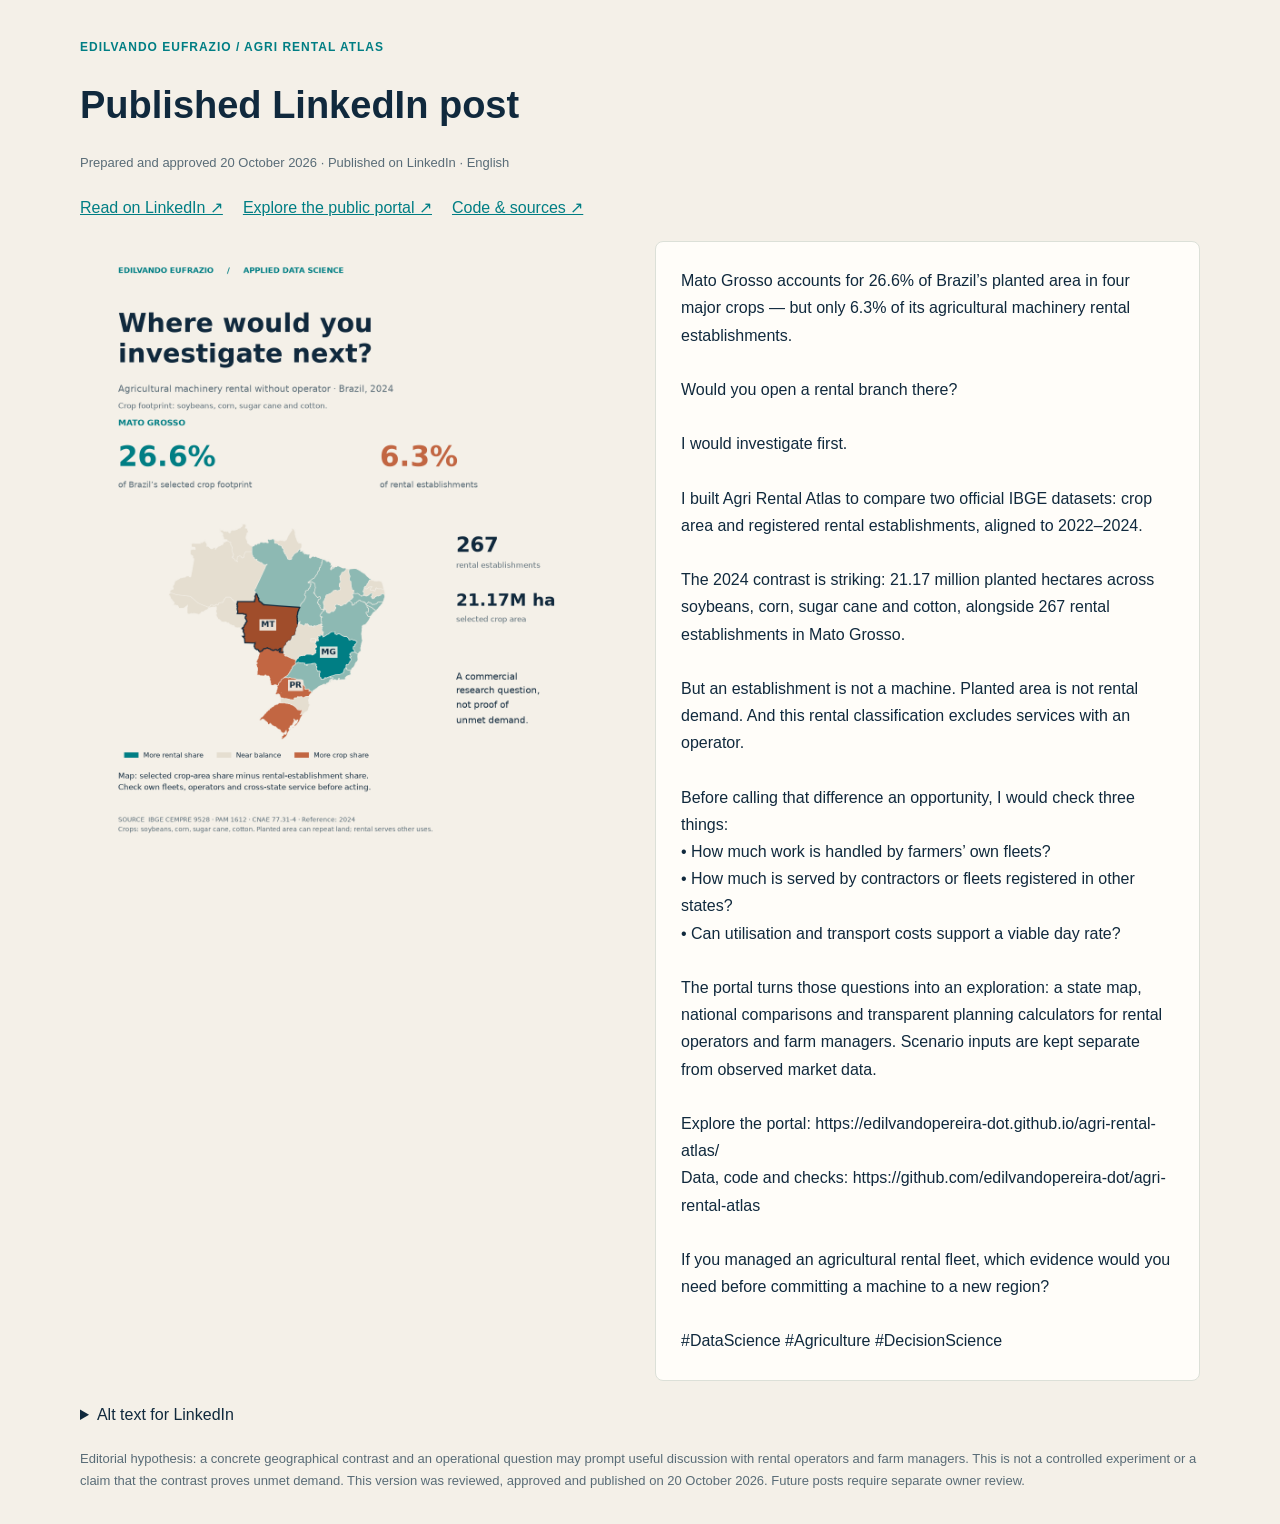
<file: docs/post-review.html>
<!doctype html><html lang="en"><meta charset="utf-8"><meta name="viewport" content="width=device-width,initial-scale=1"><title>LinkedIn post for review — Agri Rental Atlas</title><style>body{margin:0;background:#f4f0e8;color:#10293d;font:16px/1.7 Arial,sans-serif}main{max-width:1120px;margin:auto;padding:32px 24px}.tag{color:#007e84;font-size:12px;font-weight:bold;letter-spacing:1px}h1{font-size:38px;line-height:1.1}.grid{display:grid;grid-template-columns:1fr 1fr;gap:30px;align-items:start}img{width:100%;height:auto;border-radius:8px}article{white-space:pre-wrap;background:#fffdf9;padding:25px;border:1px solid #dce0d8;border-radius:8px}a{color:#007e84}aside{font-size:13px;color:#596c77}details{margin:20px 0}summary{cursor:pointer}nav{display:flex;gap:20px;flex-wrap:wrap;margin:20px 0}@media(max-width:750px){.grid{grid-template-columns:1fr}h1{font-size:30px}}</style><main><span class="tag">EDILVANDO EUFRAZIO / AGRI RENTAL ATLAS</span><h1>Published LinkedIn post</h1><aside>Prepared and approved 20 October 2026 · Published on LinkedIn · English</aside><nav><a href="https://www.linkedin.com/feed/update/urn:li:share:7518410396161011712/">Read on LinkedIn ↗</a><a href="./">Explore the public portal ↗</a><a href="https://github.com/edilvandopereira-dot/agri-rental-atlas">Code & sources ↗</a></nav><div class="grid"><img src="[data-uri]" alt="Editorial map of Brazil using 2024 IBGE data. Mato Grosso is outlined and labelled MT. It accounts for 26.6% of Brazil’s planted area in soybeans, grain corn, sugar cane and herbaceous cotton, compared with 6.3% of agricultural machinery rental establishments without operator. Mato Grosso has 267 such establishments and 21.17 million planted hectares across the four crops. Map colours show crop-area share minus establishment share: copper for a higher crop share and teal for a higher rental share. This descriptive contrast does not prove unmet demand. Planted hectares can count the same land repeatedly, and rental serves other agricultural uses. Sources: IBGE CEMPRE table 9528, CNAE 77.31-4, and PAM table 1612.
"><article>Mato Grosso accounts for 26.6% of Brazil’s planted area in four major crops — but only 6.3% of its agricultural machinery rental establishments.

Would you open a rental branch there?

I would investigate first.

I built Agri Rental Atlas to compare two official IBGE datasets: crop area and registered rental establishments, aligned to 2022–2024.

The 2024 contrast is striking: 21.17 million planted hectares across soybeans, corn, sugar cane and cotton, alongside 267 rental establishments in Mato Grosso.

But an establishment is not a machine. Planted area is not rental demand. And this rental classification excludes services with an operator.

Before calling that difference an opportunity, I would check three things:
• How much work is handled by farmers’ own fleets?
• How much is served by contractors or fleets registered in other states?
• Can utilisation and transport costs support a viable day rate?

The portal turns those questions into an exploration: a state map, national comparisons and transparent planning calculators for rental operators and farm managers. Scenario inputs are kept separate from observed market data.

Explore the portal: https://edilvandopereira-dot.github.io/agri-rental-atlas/
Data, code and checks: https://github.com/edilvandopereira-dot/agri-rental-atlas

If you managed an agricultural rental fleet, which evidence would you need before committing a machine to a new region?

#DataScience #Agriculture #DecisionScience
</article></div><details><summary>Alt text for LinkedIn</summary><p>Editorial map of Brazil using 2024 IBGE data. Mato Grosso is outlined and labelled MT. It accounts for 26.6% of Brazil’s planted area in soybeans, grain corn, sugar cane and herbaceous cotton, compared with 6.3% of agricultural machinery rental establishments without operator. Mato Grosso has 267 such establishments and 21.17 million planted hectares across the four crops. Map colours show crop-area share minus establishment share: copper for a higher crop share and teal for a higher rental share. This descriptive contrast does not prove unmet demand. Planted hectares can count the same land repeatedly, and rental serves other agricultural uses. Sources: IBGE CEMPRE table 9528, CNAE 77.31-4, and PAM table 1612.
</p></details><aside>Editorial hypothesis: a concrete geographical contrast and an operational question may prompt useful discussion with rental operators and farm managers. This is not a controlled experiment or a claim that the contrast proves unmet demand. This version was reviewed, approved and published on 20 October 2026. Future posts require separate owner review.</aside></main></html>
</file>
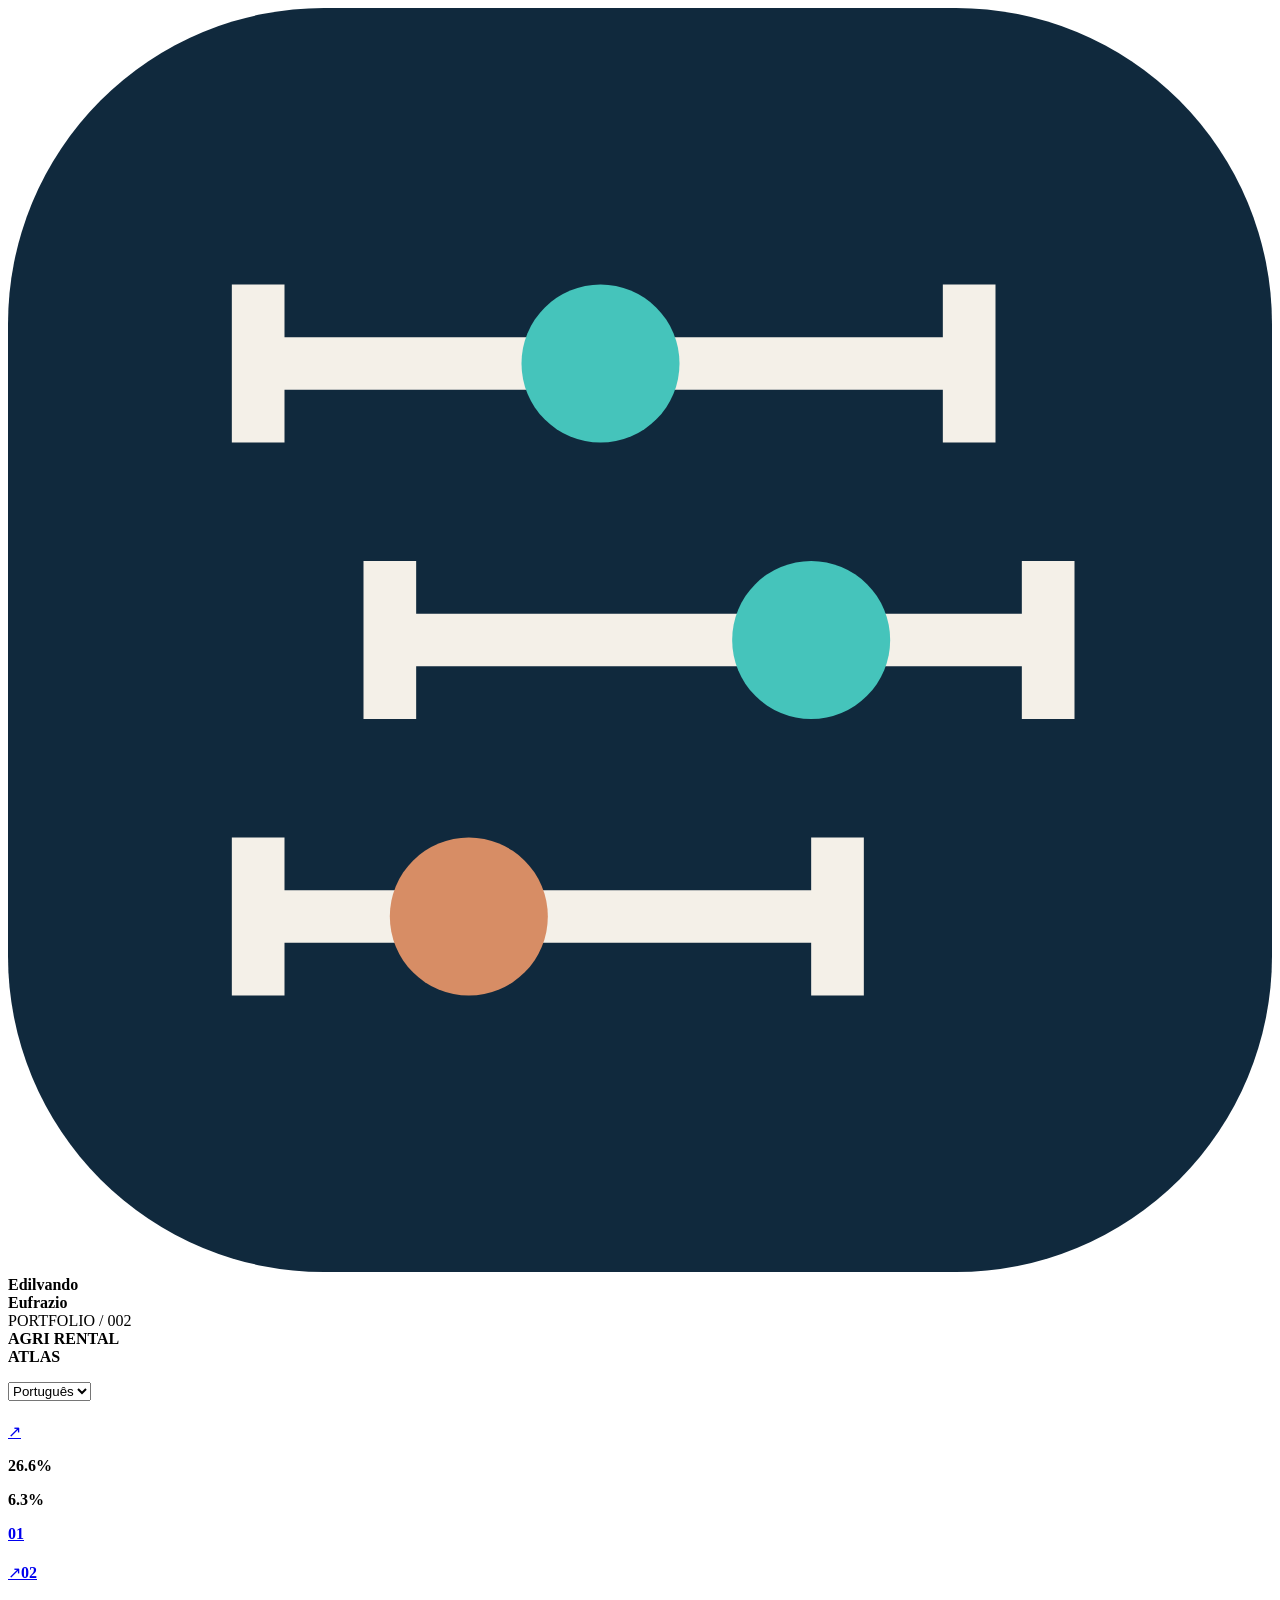
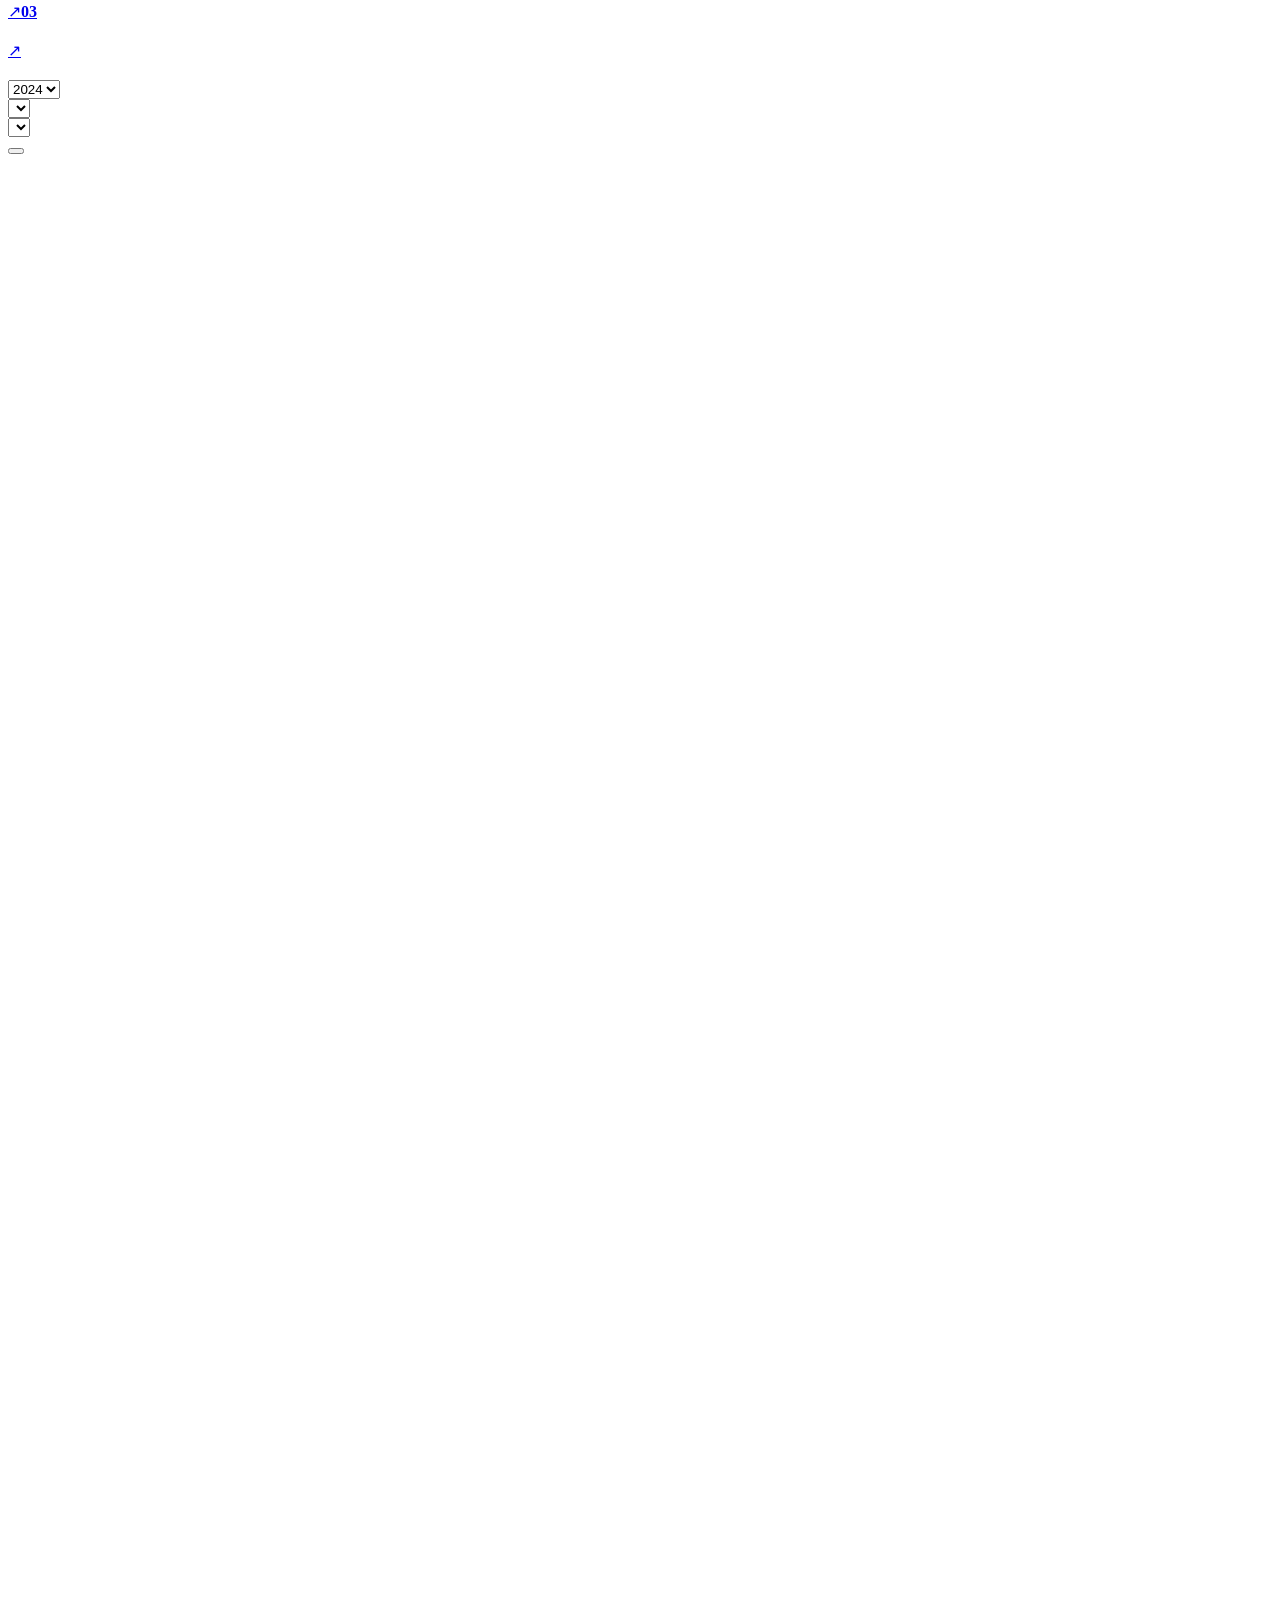
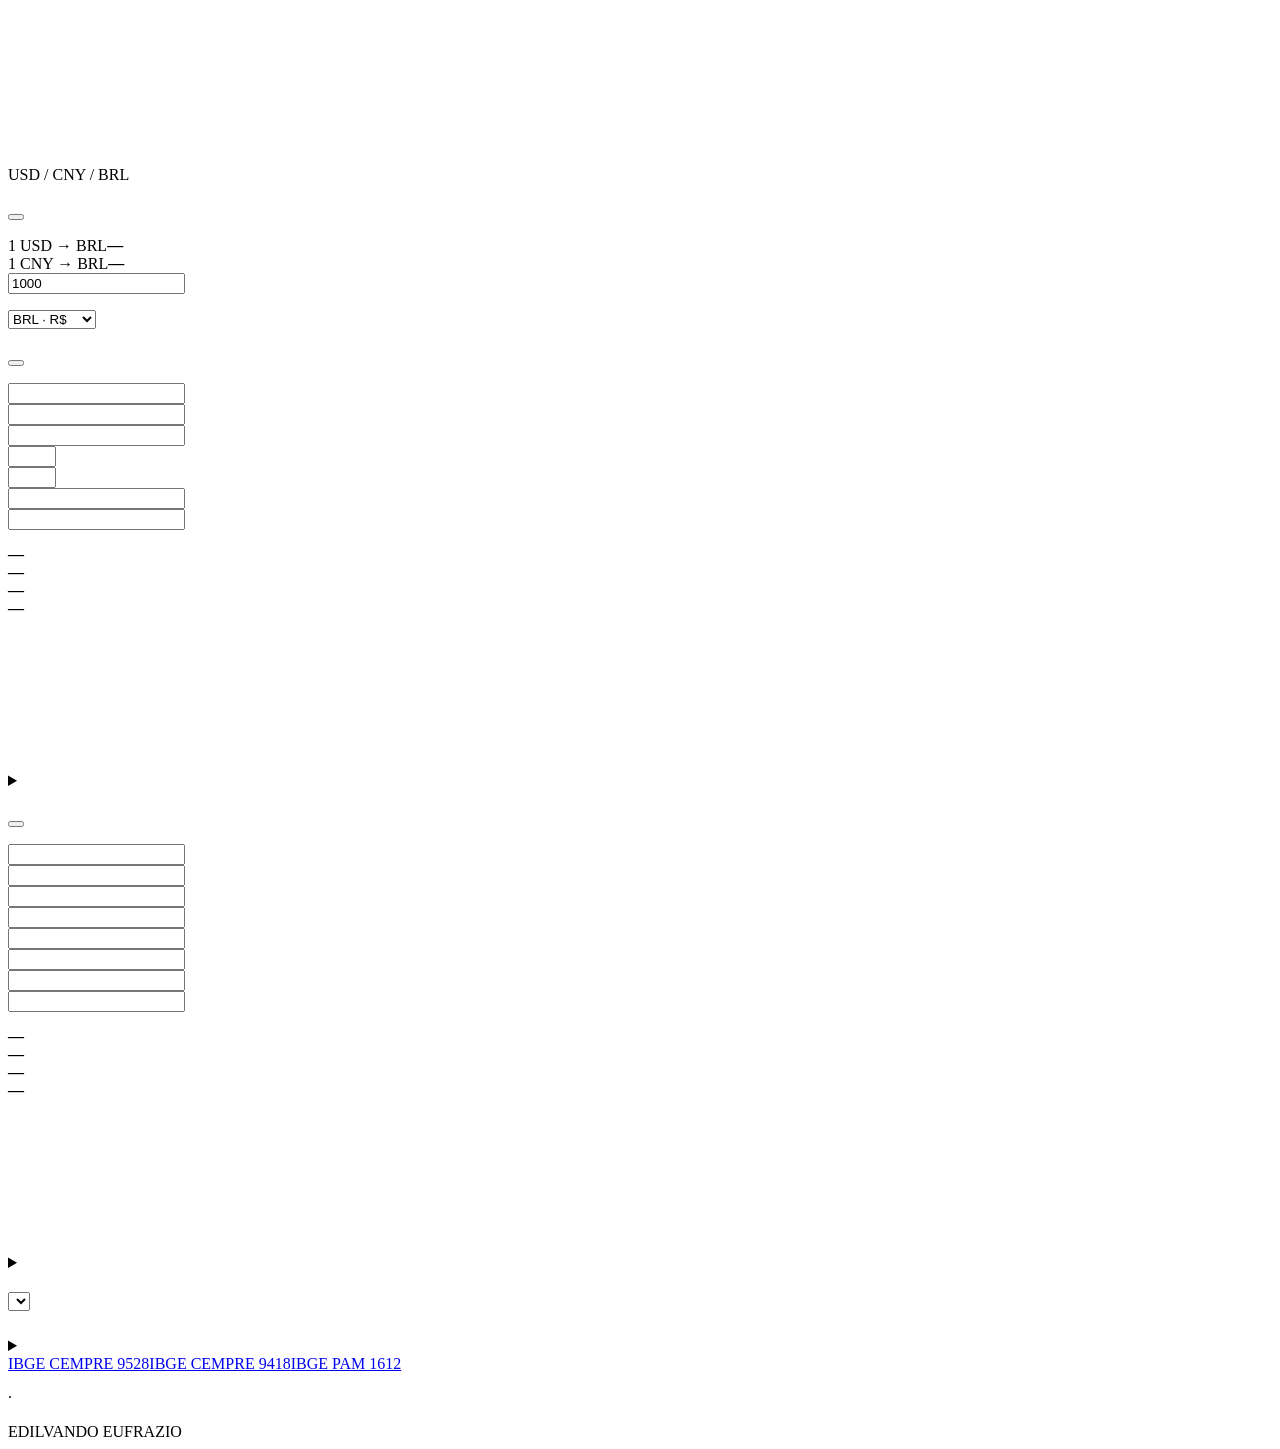
<file: web/template.html>
<!doctype html>
<html lang="pt-BR"><head><meta charset="utf-8"><meta name="viewport" content="width=device-width,initial-scale=1"><title>Agri Rental Atlas — Edilvando Eufrazio</title><meta name="description" content="Agri Rental Atlas: dados públicos e cenários para decisões em locação agrícola."><style>__CSS__</style></head>
<body><a class="skip" href="#workspace" data-t="skip"></a><div class="shell"><aside class="rail"><div class="identity"><svg viewBox="0 0 96 96" aria-hidden="true"><rect width="96" height="96" rx="24" fill="#10293D"/><g stroke="#F4F0E8" stroke-width="4"><path d="M19 27H73M19 21V33M73 21V33M29 48H79M29 42V54M79 42V54M19 69H63M19 63V75M63 63V75"/></g><g fill="#45C4BB"><circle cx="45" cy="27" r="6"/><circle cx="61" cy="48" r="6"/></g><circle cx="35" cy="69" r="6" fill="#D78D65"/></svg><strong>Edilvando <br>Eufrazio</strong><span data-t="applied"></span></div><div class="edition">PORTFOLIO / 002<br><b>AGRI RENTAL<br>ATLAS</b></div><nav><a href="#workspace" data-t="navMarket"></a><a href="#economics" data-t="navEconomics"></a><a href="#operations" data-t="navOperations"></a><a href="#base" data-t="navBase"></a><a href="#method" data-t="navMethod"></a></nav><p class="railnote" data-t="motto"></p></aside>
<main><div class="utility"><span class="eyebrow" data-t="edition"></span><div class="language"><label for="language" data-t="language"></label><select id="language" aria-label="Idioma / Language / 语言"><option value="pt-BR">Português</option><option value="en-US">English</option><option value="zh-CN">简体中文</option></select></div></div>
<header class="hero"><div class="hero-copy"><div class="tag" data-t="official"></div><h1 data-t="headline"></h1><p class="lede" data-t="lede"></p><a class="hero-cta" href="#workspace"><span data-t="explore"></span><span aria-hidden="true">↗</span></a><p class="hero-scope" data-t="scope"></p></div><div class="hero-story"><span class="eyebrow" data-t="heroState"></span><div class="hero-stat"><strong>26.6<span>%</span></strong><p data-t="heroCrop"></p></div><div class="story-track"><i style="width:100%"></i></div><div class="hero-stat secondary"><strong>6.3<span>%</span></strong><p data-t="heroRental"></p></div><div class="story-track copper"><i style="width:23.56%"></i></div><p class="hero-question" data-t="heroQuestion"></p><span class="micro" data-t="heroSource"></span></div></header>
<section class="journeys" data-aria="journeysAria"><a href="#workspace"><b>01</b><div><h2 data-t="journey1"></h2><p data-t="journey1desc"></p></div><span aria-hidden="true">↗</span></a><a href="#economics"><b>02</b><div><h2 data-t="journey2"></h2><p data-t="journey2desc"></p></div><span aria-hidden="true">↗</span></a><a href="#operations"><b>03</b><div><h2 data-t="journey3"></h2><p data-t="journey3desc"></p></div><span aria-hidden="true">↗</span></a></section>
<section class="chapter" id="workspace"><span class="eyebrow" data-t="chapterMarket"></span><h2 data-t="marketTitle"></h2><p data-t="marketDesc"></p></section>
<section class="filters"><div><label for="year" data-t="year"></label><select id="year"><option>2022</option><option>2023</option><option selected>2024</option></select></div><div><label for="crop" data-t="crop"></label><select id="crop"><option value="all" data-t="all"></option><option value="2713" data-t="soy"></option><option value="2711" data-t="corn"></option><option value="2696" data-t="cane"></option><option value="2689" data-t="cotton"></option></select></div><div><label for="focus" data-t="focus"></label><select id="focus"></select></div><button id="export" data-t="download"></button></section>
<section class="kpis"><div class="kpi"><span data-t="sites"></span><strong id="total-sites"></strong><small id="national-growth"></small></div><div class="kpi"><span data-t="firms"></span><strong id="total-firms"></strong><small data-t="firmsNote"></small></div><div class="kpi"><span data-t="footprint"></span><strong id="total-area"></strong><small data-t="areaNote"></small></div></section>
<section class="grid"><article class="panel map-panel"><div class="sectionhead"><div><span class="eyebrow" data-t="mapChapter"></span><h2 data-t="mapTitle"></h2></div><span class="mini" data-t="clickState"></span></div><p class="muted" data-t="mapDesc"></p><svg id="map" viewBox="0 0 500 490" role="group" data-aria="mapAria"></svg><div class="legend"><span><i style="background:#007E84"></i><span data-t="moreRental"></span></span><span><i style="background:#E5DED0"></i><span data-t="balance"></span></span><span><i style="background:#C26642"></i><span data-t="moreCrop"></span></span></div><p class="caption" data-t="mapWarning"></p></article>
<article class="panel brief" id="state"><span class="eyebrow" data-t="stateBrief"></span><div class="state-title"><h2 id="state-name"></h2><span id="abbr"></span></div><div class="shareline"><div><strong id="crop-share"></strong><span data-t="cropShareLong"></span></div><div><strong id="site-share"></strong><span data-t="rentalShareLong"></span></div></div><div class="focus-numbers"><div><b id="state-sites"></b><span data-t="sitesLower"></span></div><div><b id="state-area"></b><span data-t="plantedHa"></span></div><div><b id="density"></b><span data-t="density"></span></div></div><div class="question"><span data-t="nextQuestion"></span><p id="next-question"></p></div><div class="trend-head"><h3 data-t="trend"></h3><span id="state-growth"></span></div><div class="trendchart"><canvas id="trend" role="img" data-aria="trendAria"></canvas></div><p class="caption" data-t="trendNote"></p></article></section>
<section class="panel comparison"><span class="eyebrow" data-t="compareChapter"></span><h2 data-t="compareTitle"></h2><p class="muted" data-t="compareDesc"></p><div class="bar-wrap"><canvas id="shares" role="img" data-aria="sharesAria"></canvas></div><div class="legend"><span><i style="background:#007E84"></i><span data-t="cropShare"></span></span><span><i style="background:#C26642"></i><span data-t="rentalShare"></span></span></div></section>
<section class="fx panel" id="fx"><div class="sectionhead"><div><span class="eyebrow">USD / CNY / BRL</span><h2 data-t="fxTitle"></h2></div><button class="demo" id="fx-refresh" data-t="fxRefresh"></button></div><p class="caption" data-t="fxNote"></p><div class="fx-grid"><div class="fx-quote"><span>1 USD → BRL</span><strong id="fx-usd">—</strong></div><div class="fx-quote"><span>1 CNY → BRL</span><strong id="fx-cny">—</strong></div><div><label for="fx-amount" data-t="fxAmount"></label><input id="fx-amount" type="number" min="0" step="any" value="1000"><p id="fx-converted"></p></div><div><label for="currency" data-t="fxCurrency"></label><select id="currency"><option value="BRL">BRL · R$</option><option value="USD">USD · US$</option><option value="CNY">CNY · ¥</option></select></div></div><p id="fx-status" class="status" role="status"></p><p class="caption" id="fx-date"></p><a class="caption" href="https://www.ecb.europa.eu/stats/policy_and_exchange_rates/euro_reference_exchange_rates/html/index.en.html" data-t="fxSource"></a></section><section class="chapter" id="economics"><span class="eyebrow" data-t="chapterEconomics"></span><h2 data-t="economicsTitle"></h2><p data-t="economicsDesc"></p></section>
<section class="scenario panel"><div class="scenario-head"><span class="scenario-badge" data-t="scenario"></span><button class="demo" id="demo-price" data-t="loadDemo"></button></div><p class="caption" data-t="scenarioNote"></p><div class="workbench"><form id="price-form" class="inputgrid" novalidate><div><label for="fixed" data-t="fixed"></label><input id="fixed" type="number" min="0" step="any"></div><div><label for="variable" data-t="variable"></label><input id="variable" type="number" min="0" step="any"></div><div><label for="logistics" data-t="logistics"></label><input id="logistics" type="number" min="0" step="any"></div><div><label for="available" data-t="available"></label><input id="available" type="number" min="1" max="31" step="1"></div><div><label for="billable" data-t="billable"></label><input id="billable" type="number" min="1" max="31" step="1"></div><div><label for="margin" data-t="margin"></label><input id="margin" type="number" min="0" max="99.9" step="any"></div><div class="wide"><label for="quote" data-t="quote"></label><input id="quote" type="number" min="0" step="any"></div></form><div class="scenario-results"><p class="status" id="price-status" role="status"></p><div class="resultgrid"><div><span data-t="floor"></span><strong id="price-floor">—</strong></div><div><span data-t="utilisation"></span><strong id="utilisation">—</strong></div><div><span data-t="actualMargin"></span><strong id="actual-margin">—</strong></div><div><span data-t="breakeven"></span><strong id="breakeven">—</strong></div></div><div class="scenario-chart"><canvas id="price-chart" role="img" data-aria="priceAria"></canvas></div></div></div><details><summary data-t="priceFormula"></summary><p data-t="priceMethod"></p></details></section>
<section class="chapter" id="operations"><span class="eyebrow" data-t="chapterOperations"></span><h2 data-t="operationsTitle"></h2><p data-t="operationsDesc"></p></section>
<section class="scenario panel"><div class="scenario-head"><span class="scenario-badge" data-t="scenario"></span><button class="demo" id="demo-farm" data-t="loadDemo"></button></div><p class="caption" data-t="farmNote"></p><div class="workbench"><form id="farm-form" class="inputgrid" novalidate><div><label for="farm-area" data-t="farmArea"></label><input id="farm-area" type="number" min="0.01" step="any"></div><div><label for="capacity" data-t="capacity"></label><input id="capacity" type="number" min="0.01" step="any"></div><div><label for="hours" data-t="hours"></label><input id="hours" type="number" min="0.01" max="24" step="any"></div><div><label for="window" data-t="window"></label><input id="window" type="number" min="1" step="1"></div><div><label for="owned" data-t="owned"></label><input id="owned" type="number" min="0" step="1"></div><div><label for="charged" data-t="charged"></label><input id="charged" type="number" min="1" step="1"></div><div><label for="farm-rate" data-t="farmRate"></label><input id="farm-rate" type="number" min="0.01" step="any"></div><div><label for="freight" data-t="freight"></label><input id="freight" type="number" min="0" step="any"></div></form><div class="scenario-results"><p class="status" id="farm-status" role="status"></p><div class="resultgrid"><div><span data-t="required"></span><strong id="required">—</strong></div><div><span data-t="additional"></span><strong id="additional">—</strong></div><div><span data-t="ownedCoverage"></span><strong id="coverage">—</strong></div><div><span data-t="rentalCost"></span><strong id="rental-cost">—</strong></div></div><div class="scenario-chart"><canvas id="farm-chart" role="img" data-aria="farmAria"></canvas></div></div></div><details><summary data-t="farmFormula"></summary><p data-t="farmMethod"></p></details></section>
<section class="panel" id="base"><div class="sectionhead"><div><span class="eyebrow" data-t="baseChapter"></span><h2 data-t="baseTitle"></h2></div><select id="sort" data-aria="sort"><option value="gap" data-t="sortGap"></option><option value="area" data-t="sortArea"></option><option value="sites" data-t="sitesLower"></option></select></div><div class="tablewrap"><table><caption id="table-caption"></caption><thead><tr><th data-t="state"></th><th data-t="sitesLower"></th><th data-t="areaM"></th><th data-t="cropShare"></th><th data-t="rentalShare"></th><th data-t="difference"></th></tr></thead><tbody id="rows"></tbody></table></div></section>
<section class="method" id="method"><span class="eyebrow" data-t="methodChapter"></span><h2 data-t="methodTitle"></h2><div class="methodgrid"><div><h3 data-t="method1"></h3><p data-t="method1desc"></p></div><div><h3 data-t="method2"></h3><p data-t="method2desc"></p></div><div><h3 data-t="method3"></h3><p data-t="method3desc"></p></div></div><details><summary data-t="definitions"></summary><p data-t="definition1"></p><p data-t="definition2"></p><p data-t="definition3"></p></details><div class="source-links"><a href="https://github.com/edilvandopereira-dot/agri-rental-atlas" data-t="codeRepo"></a><a href="https://sidra.ibge.gov.br/tabela/9528">IBGE CEMPRE 9528</a><a href="https://sidra.ibge.gov.br/tabela/9418">IBGE CEMPRE 9418</a><a href="https://sidra.ibge.gov.br/tabela/1612">IBGE PAM 1612</a><a href="https://servicodados.ibge.gov.br/api/docs/malhas?versao=3" data-t="boundaries"></a></div><p class="caption"><span data-t="personal"></span> · <span id="retrieved"></span></p></section><footer>EDILVANDO EUFRAZIO <span data-t="motto"></span></footer></main></div>
<script>__CHARTJS__</script><script>const DATA=__DATA__;const I18N=__I18N__;</script><script>__MODELS__</script><script>__JS__</script></body></html>
</file>
